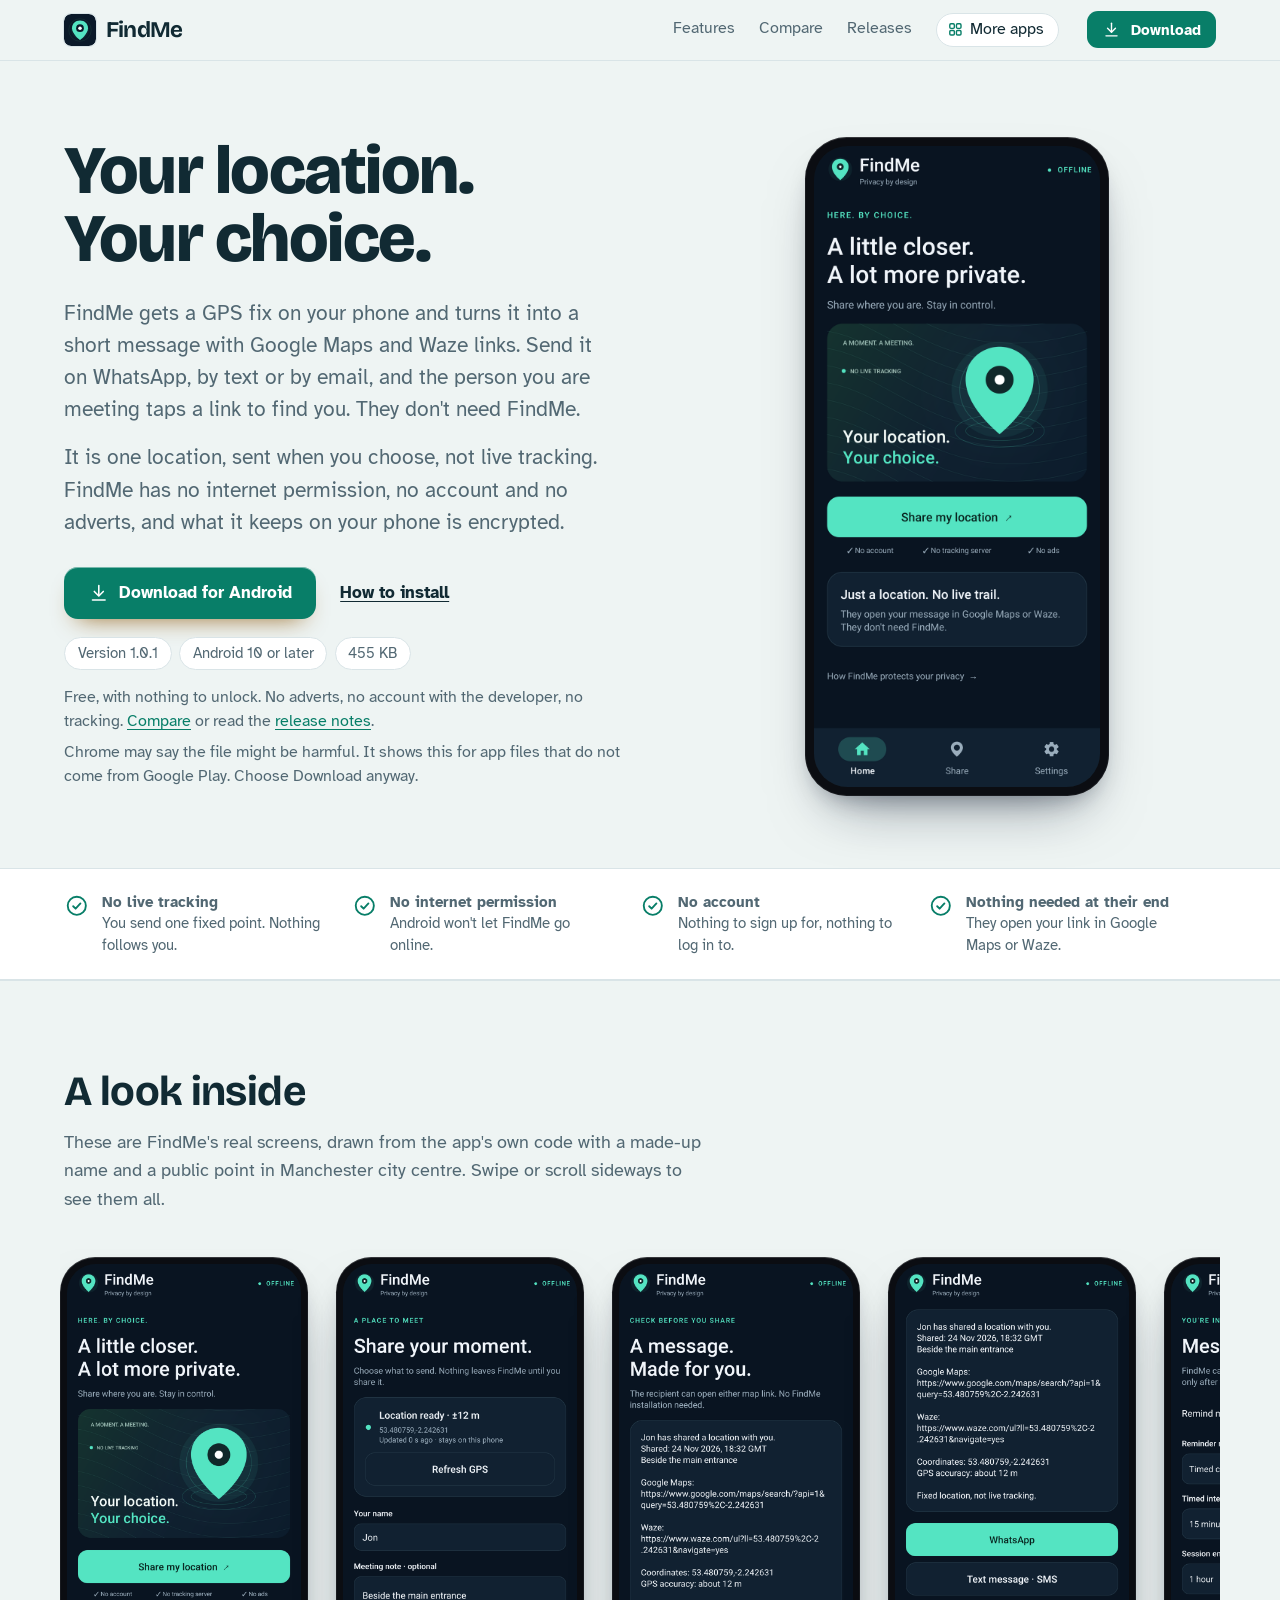
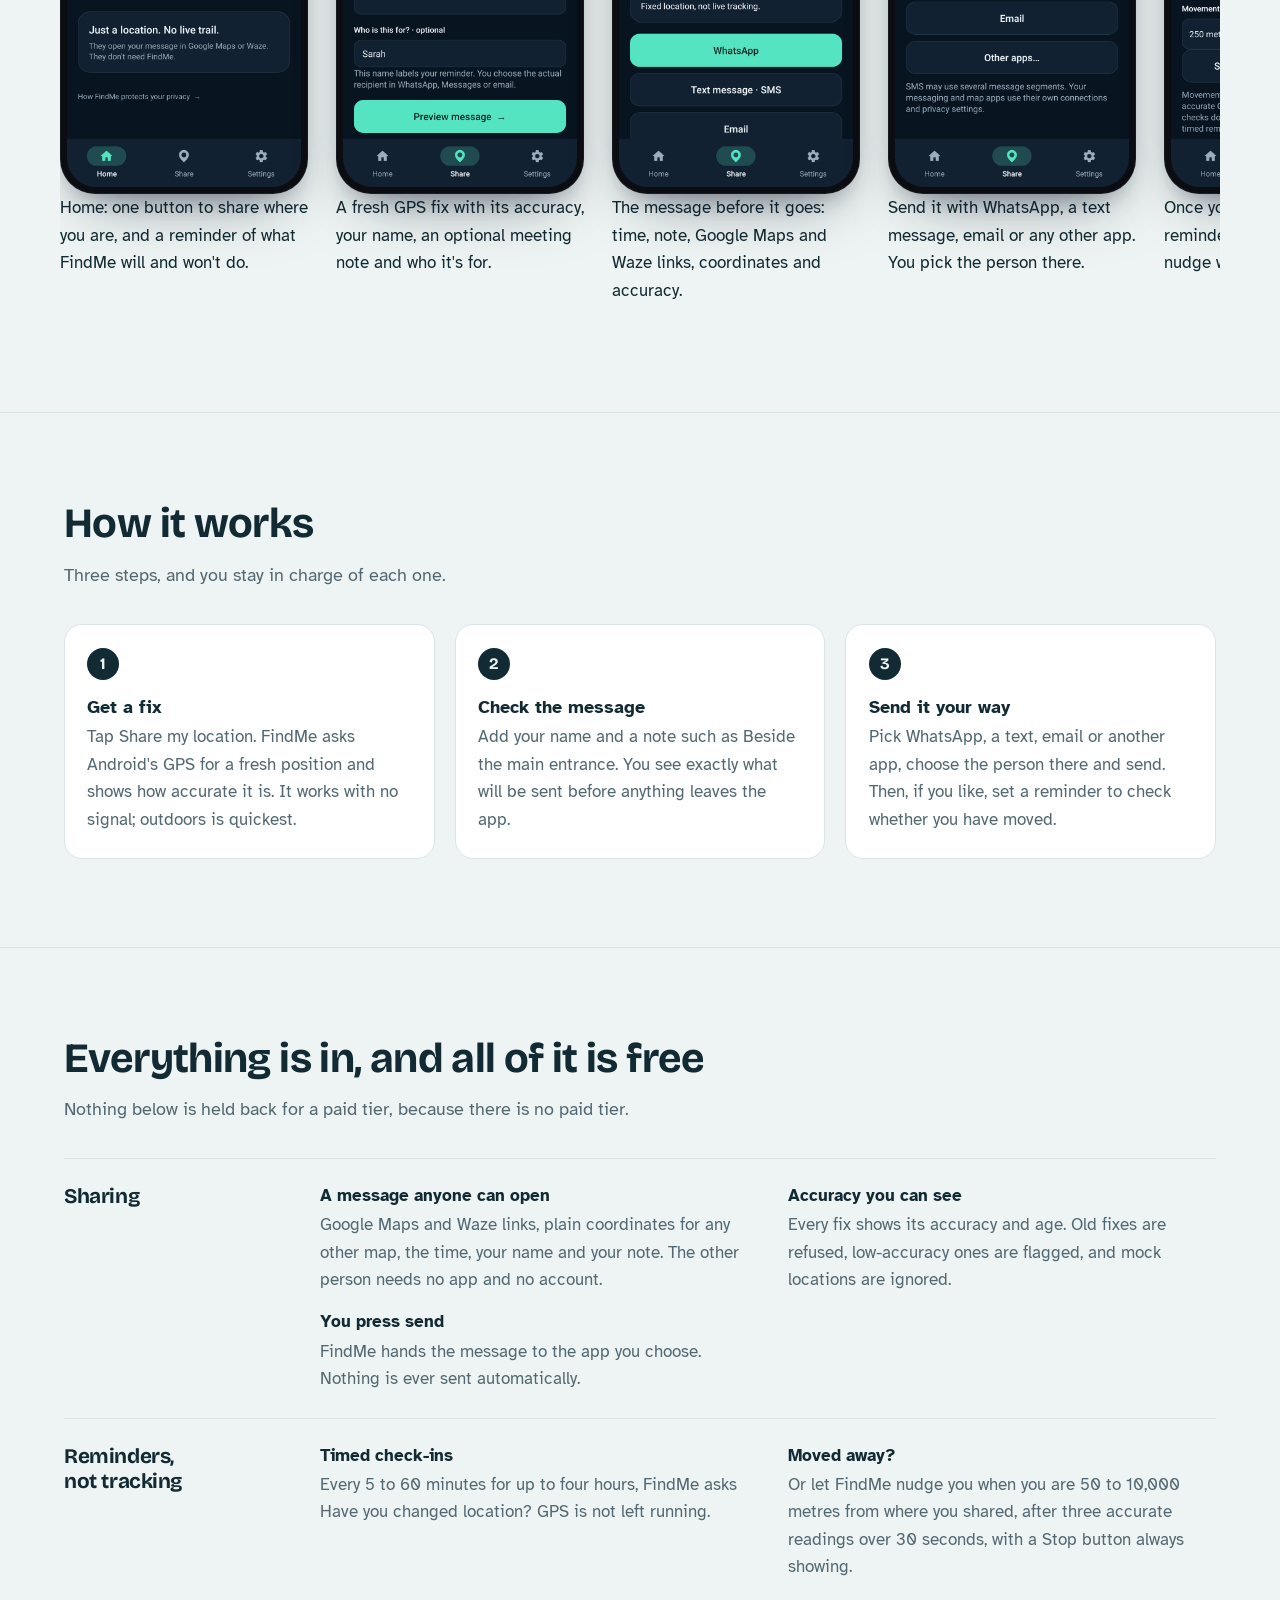
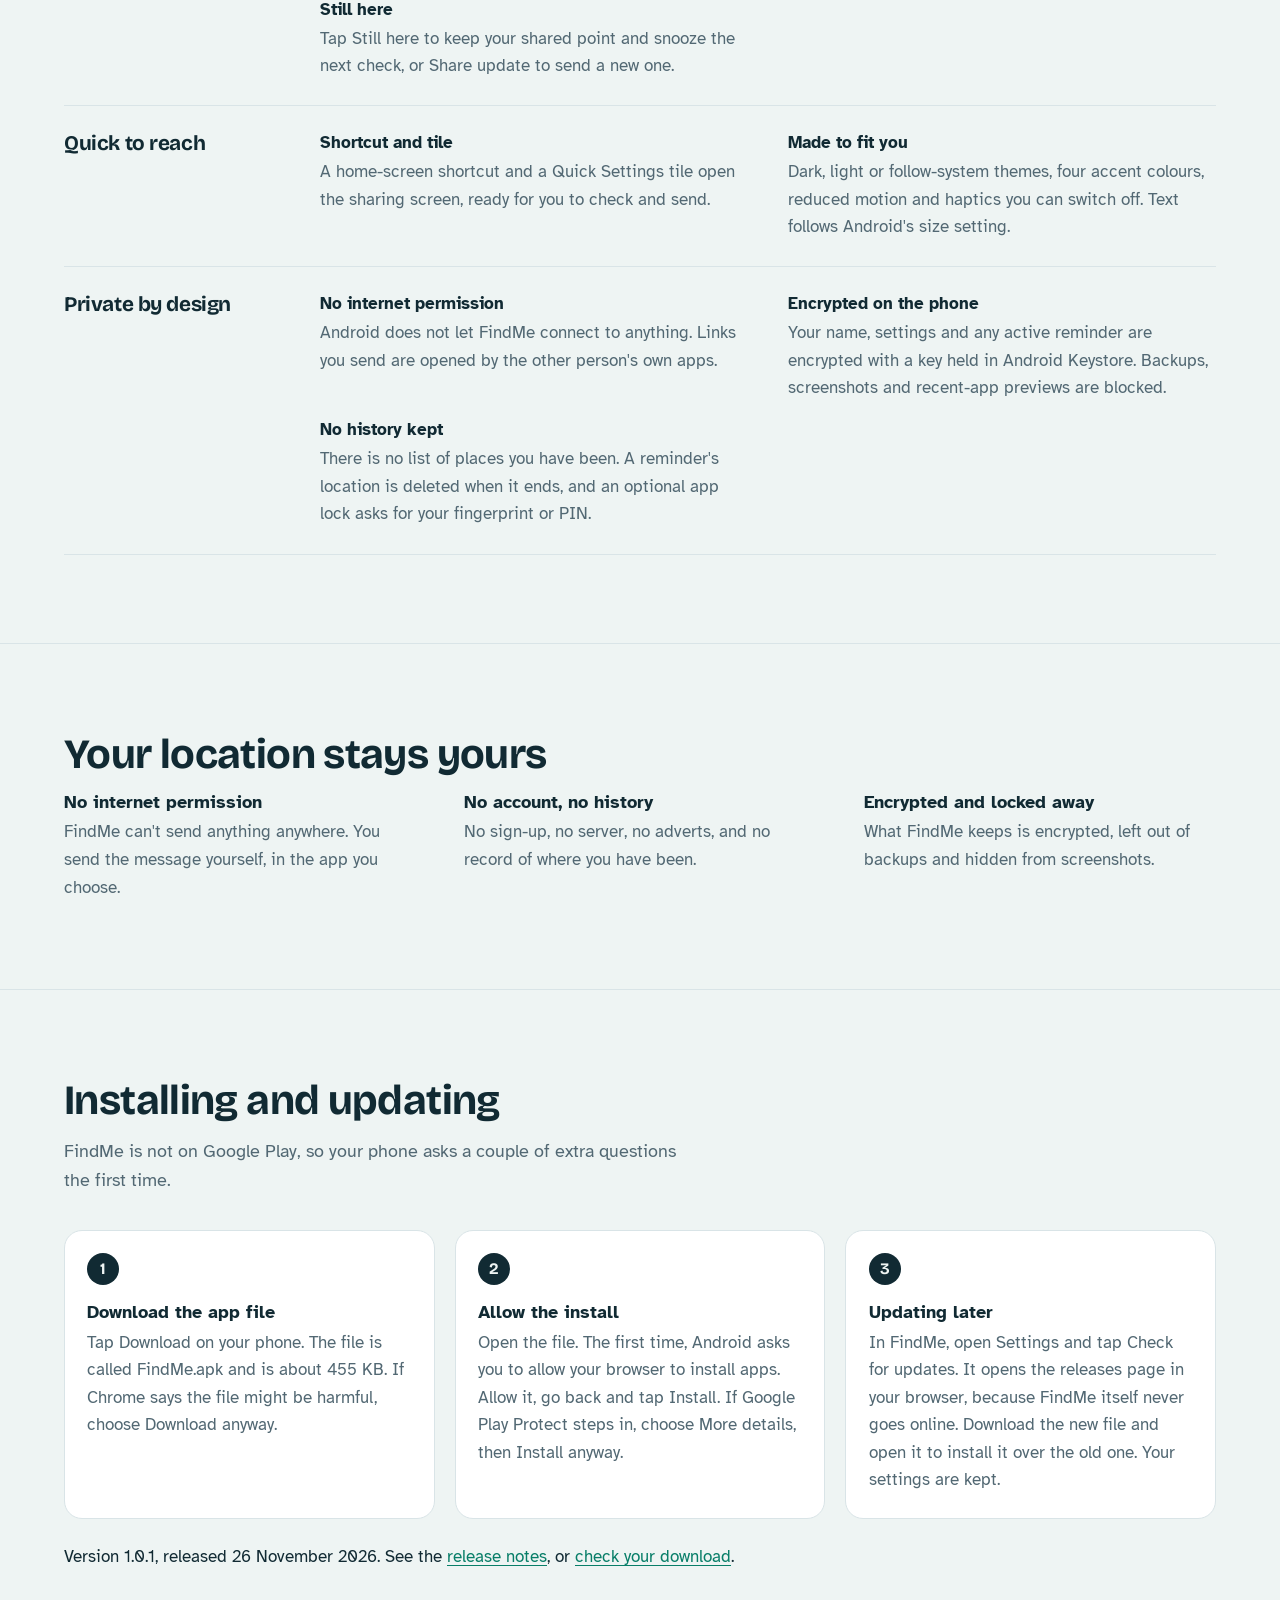
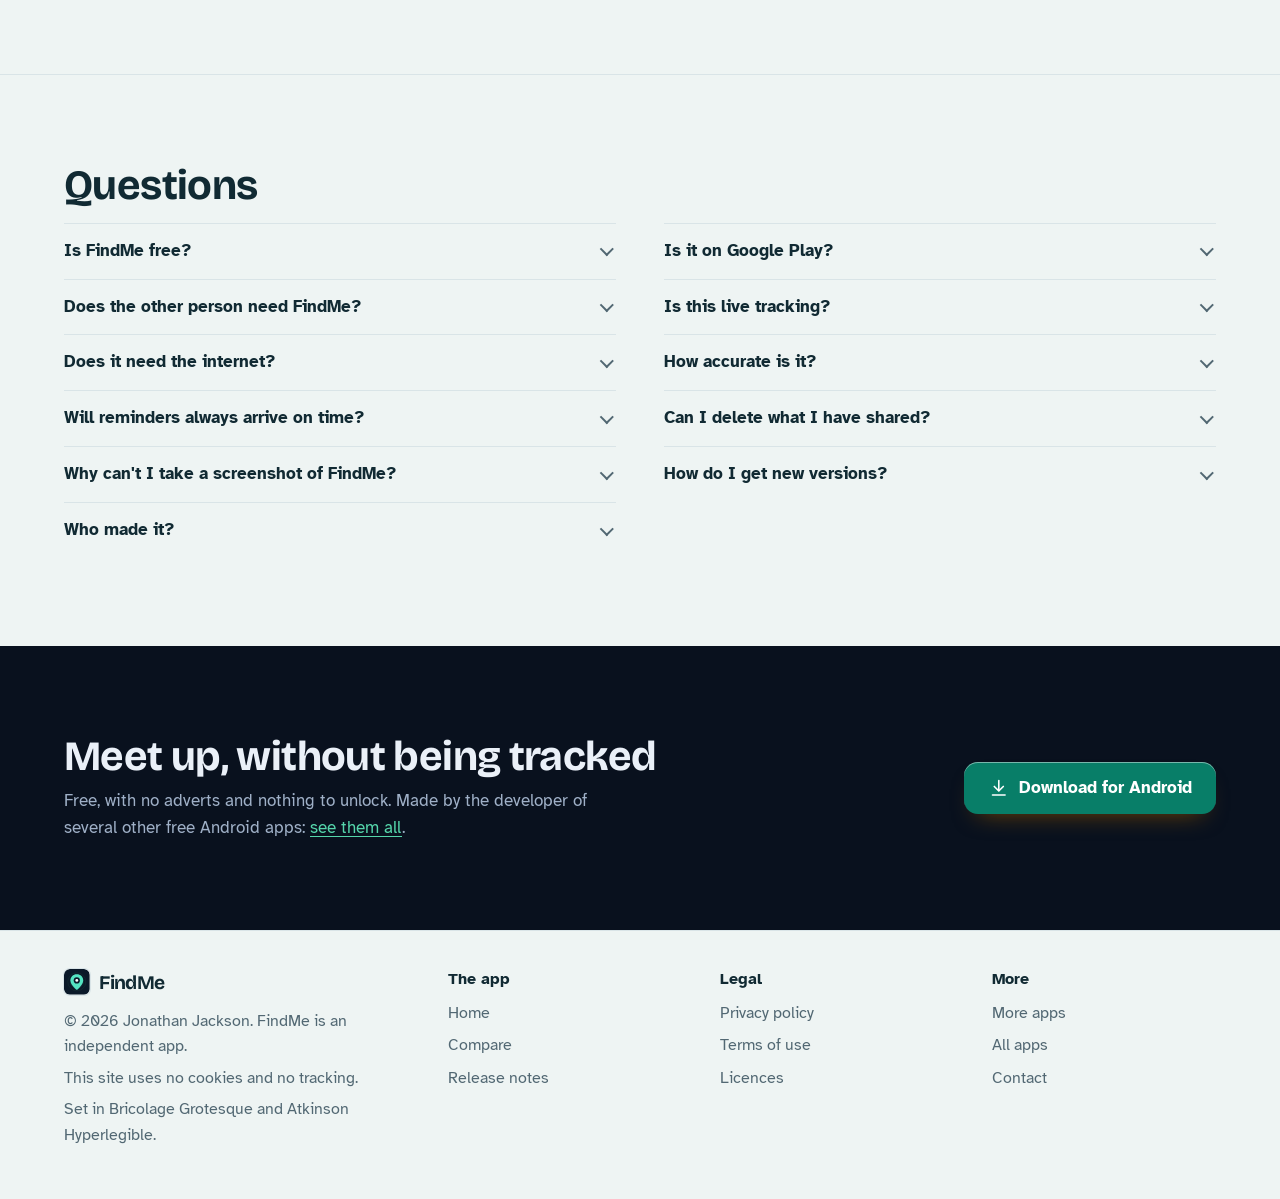
<file: index.html>
<!DOCTYPE html>
<html lang="en-GB">
<head>
<meta charset="utf-8">
<meta name="viewport" content="width=device-width, initial-scale=1">
<title>FindMe: share where you are, privately, with no live tracking</title>
<meta name="description" content="FindMe is a free Android app that turns a GPS fix into a message with Google Maps and Waze links for WhatsApp, text or email. No live tracking, no account, no adverts and no internet permission.">
<meta name="author" content="Jonathan Jackson">
<link rel="canonical" href="https://customgpter.github.io/findme/">
<meta name="theme-color" content="#eef4f3" media="(prefers-color-scheme: light)">
<meta name="theme-color" content="#091421" media="(prefers-color-scheme: dark)">
<meta property="og:type" content="website">
<meta property="og:site_name" content="FindMe">
<meta property="og:title" content="FindMe: share where you are, privately, with no live tracking">
<meta property="og:description" content="FindMe is a free Android app that turns a GPS fix into a message with Google Maps and Waze links for WhatsApp, text or email. No live tracking, no account, no adverts and no internet permission.">
<meta property="og:url" content="https://customgpter.github.io/findme/">
<meta property="og:image" content="https://customgpter.github.io/findme/assets/og.png">
<meta property="og:image:width" content="1200">
<meta property="og:image:height" content="630">
<meta property="og:image:alt" content="FindMe&#x27;s home screen: a teal map pin over the words Your location. Your choice.">
<meta property="og:locale" content="en_GB">
<meta name="twitter:card" content="summary_large_image">
<link rel="icon" href="./assets/favicon.svg" type="image/svg+xml">
<link rel="apple-touch-icon" href="./assets/apple-touch-icon.png">
<link rel="preload" href="./assets/fonts/bricolage-grotesque-latin.woff2" as="font" type="font/woff2" crossorigin>
<link rel="preload" href="./assets/fonts/atkinson-hyperlegible-latin-400-normal.woff2" as="font" type="font/woff2" crossorigin>
<link rel="stylesheet" href="./assets/site.css?v=1">
<link rel="stylesheet" href="./assets/house.css?v=1">
<link rel="stylesheet" href="./assets/apps-list.css?v=1">
<script src="./assets/apps-list.js?v=1" defer></script>
<script type="application/ld+json">{"@context":"https://schema.org","@type":"SoftwareApplication","name":"FindMe","url":"https://customgpter.github.io/findme/","description":"FindMe is a free Android app that turns a GPS fix into a message with Google Maps and Waze links for WhatsApp, text or email. No live tracking, no account, no adverts and no internet permission.","applicationCategory":"UtilitiesApplication","operatingSystem":"Android 10 or later","softwareVersion":"1.0.1","downloadUrl":"https://github.com/CustomGPTer/findme/releases/latest/download/FindMe.apk","releaseNotes":"https://customgpter.github.io/findme/releases.html","offers":{"@type":"Offer","price":"0","priceCurrency":"GBP"},"inLanguage":"en-GB","image":"https://customgpter.github.io/findme/assets/og.png","featureList":["A message anyone can open","Accuracy you can see","You press send","Timed check-ins","Moved away?","Still here","Shortcut and tile","Made to fit you","No internet permission","Encrypted on the phone","No history kept"],"author":{"@type":"Person","name":"Jonathan Jackson"}}</script>
<script type="application/ld+json">{"@context":"https://schema.org","@type":"FAQPage","mainEntity":[{"@type":"Question","name":"Is FindMe free?","acceptedAnswer":{"@type":"Answer","text":"Yes. There is no paid version, no subscription and no adverts."}},{"@type":"Question","name":"Is it on Google Play?","acceptedAnswer":{"@type":"Answer","text":"No. FindMe is a personal project and is downloaded from this site as an Android app file. It needs Android 10 or later."}},{"@type":"Question","name":"Does the other person need FindMe?","acceptedAnswer":{"@type":"Answer","text":"No. They get an ordinary message with a Google Maps link, a Waze link and the coordinates. Any phone or computer can open it."}},{"@type":"Question","name":"Is this live tracking?","acceptedAnswer":{"@type":"Answer","text":"No. FindMe sends one fixed point, taken when you tap share. If you move, it can remind you to send a new one, but it never updates anyone by itself."}},{"@type":"Question","name":"Does it need the internet?","acceptedAnswer":{"@type":"Answer","text":"No. GPS works with no signal, and FindMe has no internet permission at all. Sending the message, and opening the links, use the other apps' own connections."}},{"@type":"Question","name":"How accurate is it?","acceptedAnswer":{"@type":"Answer","text":"As accurate as your phone's GPS at that moment, which FindMe shows, usually within 5 to 20 metres outdoors. Indoors and among tall buildings it can be much less. Low-accuracy fixes are flagged and the accuracy is written into the message."}},{"@type":"Question","name":"Will reminders always arrive on time?","acceptedAnswer":{"@type":"Answer","text":"Usually, but Android can delay them to save battery, and a phone restart or force-stop ends them. FindMe never restarts movement checks by itself. It is not an emergency service."}},{"@type":"Question","name":"Can I delete what I have shared?","acceptedAnswer":{"@type":"Answer","text":"You can delete everything FindMe keeps, from Settings, at any time. A message you have already sent stays in WhatsApp, Messages or email, and the person who got it can keep or forward it."}},{"@type":"Question","name":"Why can't I take a screenshot of FindMe?","acceptedAnswer":{"@type":"Answer","text":"Your location is on screen, so FindMe blocks screenshots and blurs itself in the recent apps view. The message you send is not affected."}},{"@type":"Question","name":"How do I get new versions?","acceptedAnswer":{"@type":"Answer","text":"Open Settings and tap Check for updates. It opens the releases page in your browser. Download the new file and open it to install it over the old one; your settings are kept."}},{"@type":"Question","name":"Who made it?","acceptedAnswer":{"@type":"Answer","text":"FindMe is made by Jonathan Jackson, an independent developer in the United Kingdom. It is not connected with Google, Waze or WhatsApp."}}]}</script>
</head>
<body>
<a class="skip" href="#main">Skip to content</a>
<header class="masthead">
<div class="wrap">
<a class="brand" href="./" aria-label="FindMe home"><svg viewBox="0 0 108 108" aria-hidden="true"><rect width="108" height="108" rx="24" fill="#0B1929"/><path fill="none" stroke="#20483F" stroke-width="1.2" d="M16,54a38,38 0,1 0,76 0a38,38 0,1 0,-76 0M26,54a28,28 0,1 0,56 0a28,28 0,1 0,-56 0"/><path fill="#54E4C2" d="M54,22c-16,0 -27,11 -27,26c0,20 27,40 27,40s27,-20 27,-40c0,-15 -11,-26 -27,-26z"/><path fill="#0B1929" d="M54,35a13,13 0,1 1,0 26a13,13 0,1 1,0 -26"/><path fill="#FFFFFF" d="M54,42a6,6 0,1 1,0 12a6,6 0,1 1,0 -12"/></svg><span>FindMe</span></a>
<nav aria-label="Main"><ul><li><a href="./#features">Features</a></li><li><a href="./compare.html">Compare</a></li><li><a href="./releases.html">Releases</a></li><li><a class="more-apps" href="./more-apps.html"><svg class="ico" viewBox="0 0 24 24" aria-hidden="true"><rect x="4" y="4" width="6.5" height="6.5" rx="1.6"/><rect x="13.5" y="4" width="6.5" height="6.5" rx="1.6"/><rect x="4" y="13.5" width="6.5" height="6.5" rx="1.6"/><rect x="13.5" y="13.5" width="6.5" height="6.5" rx="1.6"/></svg>More apps</a></li></ul></nav>
<a class="button small" href="https://github.com/CustomGPTer/findme/releases/latest/download/FindMe.apk"><svg class="ico" viewBox="0 0 24 24" aria-hidden="true"><path d="M12 4v11"/><path d="M7 10.5l5 5 5-5"/><path d="M5 20h14"/></svg>Download</a>
</div>
</header>
<main id="main">
<div class="hero">
<div class="wrap hero-grid">
<div class="hero-copy">
<h1>Your location. Your choice.</h1>
<p class="lede">FindMe gets a GPS fix on your phone and turns it into a short message with Google Maps and Waze links. Send it on WhatsApp, by text or by email, and the person you are meeting taps a link to find you. They don't need FindMe.</p><p class="lede">It is one location, sent when you choose, not live tracking. FindMe has no internet permission, no account and no adverts, and what it keeps on your phone is encrypted.</p>

<p class="get" id="download"><a class="button" href="https://github.com/CustomGPTer/findme/releases/latest/download/FindMe.apk"><svg class="ico" viewBox="0 0 24 24" aria-hidden="true"><path d="M12 4v11"/><path d="M7 10.5l5 5 5-5"/><path d="M5 20h14"/></svg>Download for Android</a><a class="aside" href="#install">How to install</a></p>
<ul class="pills"><li>Version 1.0.1</li><li>Android 10 or later</li><li>455 KB</li></ul>
<p class="facts">Free, with nothing to unlock. No adverts, no account with the developer, no tracking. <a href="compare.html">Compare</a> or read the <a href="releases.html">release notes</a>.</p>
<p class="facts">Chrome may say the file might be harmful. It shows this for app files that do not come from Google Play. Choose Download anyway.</p>
</div>
<div class="hero-phone"><div class="phone"><img src="./assets/screens/home.png" alt="Home: one button to share where you are, and a reminder of what FindMe will and won&#x27;t do." width="393" height="852" fetchpriority="high"></div></div>
</div>
</div>

<section class="promises" aria-label="In short">
<div class="wrap"><ul><li><svg class="ico" viewBox="0 0 24 24" aria-hidden="true"><circle cx="12" cy="12" r="8.5"/><path d="M8.6 12.4l2.3 2.3 4.5-4.9"/></svg><span><b>No live tracking</b><span>You send one fixed point. Nothing follows you.</span></span></li><li><svg class="ico" viewBox="0 0 24 24" aria-hidden="true"><circle cx="12" cy="12" r="8.5"/><path d="M8.6 12.4l2.3 2.3 4.5-4.9"/></svg><span><b>No internet permission</b><span>Android won&#x27;t let FindMe go online.</span></span></li><li><svg class="ico" viewBox="0 0 24 24" aria-hidden="true"><circle cx="12" cy="12" r="8.5"/><path d="M8.6 12.4l2.3 2.3 4.5-4.9"/></svg><span><b>No account</b><span>Nothing to sign up for, nothing to log in to.</span></span></li><li><svg class="ico" viewBox="0 0 24 24" aria-hidden="true"><circle cx="12" cy="12" r="8.5"/><path d="M8.6 12.4l2.3 2.3 4.5-4.9"/></svg><span><b>Nothing needed at their end</b><span>They open your link in Google Maps or Waze.</span></span></li></ul></div>
</section>

<section id="screens" aria-labelledby="screens-h">
<div class="wrap">
<h2 id="screens-h">A look inside</h2>
<p class="intro">These are FindMe&#x27;s real screens, drawn from the app&#x27;s own code with a made-up name and a public point in Manchester city centre. Swipe or scroll sideways to see them all.</p>
<div class="gallery" tabindex="0" role="region" aria-label="Screens from FindMe"><figure class="shot"><div class="phone"><img src="./assets/screens/home.png" alt="Home: one button to share where you are, and a reminder of what FindMe will and won&#x27;t do." width="393" height="852" loading="eager" decoding="async"></div><figcaption>Home: one button to share where you are, and a reminder of what FindMe will and won&#x27;t do.</figcaption></figure><figure class="shot"><div class="phone"><img src="./assets/screens/share.png" alt="A fresh GPS fix with its accuracy, your name, an optional meeting note and who it&#x27;s for." width="393" height="852" loading="eager" decoding="async"></div><figcaption>A fresh GPS fix with its accuracy, your name, an optional meeting note and who it&#x27;s for.</figcaption></figure><figure class="shot"><div class="phone"><img src="./assets/screens/preview.png" alt="The message before it goes: time, note, Google Maps and Waze links, coordinates and accuracy." width="393" height="852" loading="eager" decoding="async"></div><figcaption>The message before it goes: time, note, Google Maps and Waze links, coordinates and accuracy.</figcaption></figure><figure class="shot"><div class="phone"><img src="./assets/screens/send.png" alt="Send it with WhatsApp, a text message, email or any other app. You pick the person there." width="393" height="852" loading="eager" decoding="async"></div><figcaption>Send it with WhatsApp, a text message, email or any other app. You pick the person there.</figcaption></figure><figure class="shot"><div class="phone"><img src="./assets/screens/confirm.png" alt="Once you have sent it, choose a reminder: a timed check-in, or a nudge when you move away." width="393" height="852" loading="eager" decoding="async"></div><figcaption>Once you have sent it, choose a reminder: a timed check-in, or a nudge when you move away.</figcaption></figure><figure class="shot"><div class="phone"><img src="./assets/screens/due.png" alt="Have you changed location? Share an update, say you&#x27;re still here, or stop." width="393" height="852" loading="eager" decoding="async"></div><figcaption>Have you changed location? Share an update, say you&#x27;re still here, or stop.</figcaption></figure><figure class="shot"><div class="phone"><img src="./assets/screens/privacy.png" alt="Privacy in plain language: what stays on your phone, and what leaves only when you share it." width="393" height="852" loading="eager" decoding="async"></div><figcaption>Privacy in plain language: what stays on your phone, and what leaves only when you share it.</figcaption></figure><figure class="shot"><div class="phone"><img src="./assets/screens/home-light.png" alt="The same home screen in the light theme. There are four accent colours as well." width="393" height="852" loading="eager" decoding="async"></div><figcaption>The same home screen in the light theme. There are four accent colours as well.</figcaption></figure></div>
</div>
</section>

<section id="how" aria-labelledby="how-h">
<div class="wrap">
<h2 id="how-h">How it works</h2>
<p class="intro">Three steps, and you stay in charge of each one.</p>
<ol class="steps"><li><h3>Get a fix</h3><p>Tap Share my location. FindMe asks Android's GPS for a fresh position and shows how accurate it is. It works with no signal; outdoors is quickest.</p></li><li><h3>Check the message</h3><p>Add your name and a note such as Beside the main entrance. You see exactly what will be sent before anything leaves the app.</p></li><li><h3>Send it your way</h3><p>Pick WhatsApp, a text, email or another app, choose the person there and send. Then, if you like, set a reminder to check whether you have moved.</p></li></ol>
</div>
</section>

<section id="features" aria-labelledby="features-h">
<div class="wrap">
<h2 id="features-h">Everything is in, and all of it is free</h2>
<p class="intro">Nothing below is held back for a paid tier, because there is no paid tier.</p>
<div class="groups"><div class="group"><h3>Sharing</h3><dl><div><dt>A message anyone can open</dt><dd>Google Maps and Waze links, plain coordinates for any other map, the time, your name and your note. The other person needs no app and no account.</dd></div><div><dt>Accuracy you can see</dt><dd>Every fix shows its accuracy and age. Old fixes are refused, low-accuracy ones are flagged, and mock locations are ignored.</dd></div><div><dt>You press send</dt><dd>FindMe hands the message to the app you choose. Nothing is ever sent automatically.</dd></div></dl></div><div class="group"><h3>Reminders, not tracking</h3><dl><div><dt>Timed check-ins</dt><dd>Every 5 to 60 minutes for up to four hours, FindMe asks Have you changed location? GPS is not left running.</dd></div><div><dt>Moved away?</dt><dd>Or let FindMe nudge you when you are 50 to 10,000 metres from where you shared, after three accurate readings over 30 seconds, with a Stop button always showing.</dd></div><div><dt>Still here</dt><dd>Tap Still here to keep your shared point and snooze the next check, or Share update to send a new one.</dd></div></dl></div><div class="group"><h3>Quick to reach</h3><dl><div><dt>Shortcut and tile</dt><dd>A home-screen shortcut and a Quick Settings tile open the sharing screen, ready for you to check and send.</dd></div><div><dt>Made to fit you</dt><dd>Dark, light or follow-system themes, four accent colours, reduced motion and haptics you can switch off. Text follows Android's size setting.</dd></div></dl></div><div class="group"><h3>Private by design</h3><dl><div><dt>No internet permission</dt><dd>Android does not let FindMe connect to anything. Links you send are opened by the other person's own apps.</dd></div><div><dt>Encrypted on the phone</dt><dd>Your name, settings and any active reminder are encrypted with a key held in Android Keystore. Backups, screenshots and recent-app previews are blocked.</dd></div><div><dt>No history kept</dt><dd>There is no list of places you have been. A reminder's location is deleted when it ends, and an optional app lock asks for your fingerprint or PIN.</dd></div></dl></div></div>
</div>
</section>

<section id="privacy" aria-labelledby="privacy-h">
<div class="wrap">
<h2 id="privacy-h">Your location stays yours</h2>
<ul class="plain"><li><h3>No internet permission</h3><p>FindMe can't send anything anywhere. You send the message yourself, in the app you choose.</p></li><li><h3>No account, no history</h3><p>No sign-up, no server, no adverts, and no record of where you have been.</p></li><li><h3>Encrypted and locked away</h3><p>What FindMe keeps is encrypted, left out of backups and hidden from screenshots.</p></li></ul>
</div>
</section>

<section id="install" aria-labelledby="install-h">
<div class="wrap">
<h2 id="install-h">Installing and updating</h2>
<p class="intro">FindMe is not on Google Play, so your phone asks a couple of extra questions the first time.</p>
<ol class="steps"><li><h3>Download the app file</h3><p>Tap Download on your phone. The file is called FindMe.apk and is about 455 KB. If Chrome says the file might be harmful, choose Download anyway.</p></li><li><h3>Allow the install</h3><p>Open the file. The first time, Android asks you to allow your browser to install apps. Allow it, go back and tap Install. If Google Play Protect steps in, choose More details, then Install anyway.</p></li><li><h3>Updating later</h3><p>In FindMe, open Settings and tap Check for updates. It opens the releases page in your browser, because FindMe itself never goes online. Download the new file and open it to install it over the old one. Your settings are kept.</p></li></ol>
<p class="after-table">Version 1.0.1, released 26 November 2026. See the <a href="releases.html">release notes</a>, or <a href="releases.html#checking">check your download</a>.</p>
</div>
</section>

<section id="questions" aria-labelledby="questions-h">
<div class="wrap">
<h2 id="questions-h">Questions</h2>
<div class="faq"><details><summary>Is FindMe free?</summary><p>Yes. There is no paid version, no subscription and no adverts.</p></details><details><summary>Is it on Google Play?</summary><p>No. FindMe is a personal project and is downloaded from this site as an Android app file. It needs Android 10 or later.</p></details><details><summary>Does the other person need FindMe?</summary><p>No. They get an ordinary message with a Google Maps link, a Waze link and the coordinates. Any phone or computer can open it.</p></details><details><summary>Is this live tracking?</summary><p>No. FindMe sends one fixed point, taken when you tap share. If you move, it can remind you to send a new one, but it never updates anyone by itself.</p></details><details><summary>Does it need the internet?</summary><p>No. GPS works with no signal, and FindMe has no internet permission at all. Sending the message, and opening the links, use the other apps' own connections.</p></details><details><summary>How accurate is it?</summary><p>As accurate as your phone's GPS at that moment, which FindMe shows, usually within 5 to 20 metres outdoors. Indoors and among tall buildings it can be much less. Low-accuracy fixes are flagged and the accuracy is written into the message.</p></details><details><summary>Will reminders always arrive on time?</summary><p>Usually, but Android can delay them to save battery, and a phone restart or force-stop ends them. FindMe never restarts movement checks by itself. It is not an emergency service.</p></details><details><summary>Can I delete what I have shared?</summary><p>You can delete everything FindMe keeps, from Settings, at any time. A message you have already sent stays in WhatsApp, Messages or email, and the person who got it can keep or forward it.</p></details><details><summary>Why can&#x27;t I take a screenshot of FindMe?</summary><p>Your location is on screen, so FindMe blocks screenshots and blurs itself in the recent apps view. The message you send is not affected.</p></details><details><summary>How do I get new versions?</summary><p>Open Settings and tap Check for updates. It opens the releases page in your browser. Download the new file and open it to install it over the old one; your settings are kept.</p></details><details><summary>Who made it?</summary><p>FindMe is made by Jonathan Jackson, an independent developer in the United Kingdom. It is not connected with Google, Waze or WhatsApp.</p></details></div>
</div>
</section>

<section class="closing" aria-labelledby="closing-h">
<div class="wrap">
<div><h2 id="closing-h">Meet up, without being tracked</h2><p>Free, with no adverts and nothing to unlock. Made by the developer of several other free Android apps: <a href="more-apps.html">see them all</a>.</p></div>
<a class="button" href="https://github.com/CustomGPTer/findme/releases/latest/download/FindMe.apk"><svg class="ico" viewBox="0 0 24 24" aria-hidden="true"><path d="M12 4v11"/><path d="M7 10.5l5 5 5-5"/><path d="M5 20h14"/></svg>Download for Android</a>
</div>
</section>
</main>
<footer class="colophon">
<div class="wrap">
<div>
<a class="brand" href="./" aria-label="FindMe home"><svg viewBox="0 0 108 108" aria-hidden="true"><rect width="108" height="108" rx="24" fill="#0B1929"/><path fill="none" stroke="#20483F" stroke-width="1.2" d="M16,54a38,38 0,1 0,76 0a38,38 0,1 0,-76 0M26,54a28,28 0,1 0,56 0a28,28 0,1 0,-56 0"/><path fill="#54E4C2" d="M54,22c-16,0 -27,11 -27,26c0,20 27,40 27,40s27,-20 27,-40c0,-15 -11,-26 -27,-26z"/><path fill="#0B1929" d="M54,35a13,13 0,1 1,0 26a13,13 0,1 1,0 -26"/><path fill="#FFFFFF" d="M54,42a6,6 0,1 1,0 12a6,6 0,1 1,0 -12"/></svg><span>FindMe</span></a>
<p>&copy; 2026 Jonathan Jackson. FindMe is an independent app.</p>
<p>This site uses no cookies and no tracking.</p>
<p>Set in Bricolage Grotesque and Atkinson Hyperlegible.</p>
</div>
<nav aria-label="The app"><h2>The app</h2><ul>
<li><a href="./">Home</a></li>
<li><a href="./compare.html">Compare</a></li>
<li><a href="./releases.html">Release notes</a></li>

</ul></nav>
<nav aria-label="Legal"><h2>Legal</h2><ul>
<li><a href="./privacy.html">Privacy policy</a></li>
<li><a href="./terms.html">Terms of use</a></li>
<li><a href="./licences.html">Licences</a></li>
</ul></nav>
<nav aria-label="More"><h2>More</h2><ul>
<li><a href="./more-apps.html">More apps</a></li>
<li><a href="https://customgpter.github.io/">All apps</a></li>
<li><a href="https://github.com/CustomGPTer/findme/issues">Contact</a></li>
</ul></nav>
</div>
</footer>
</body>
</html>
</file>
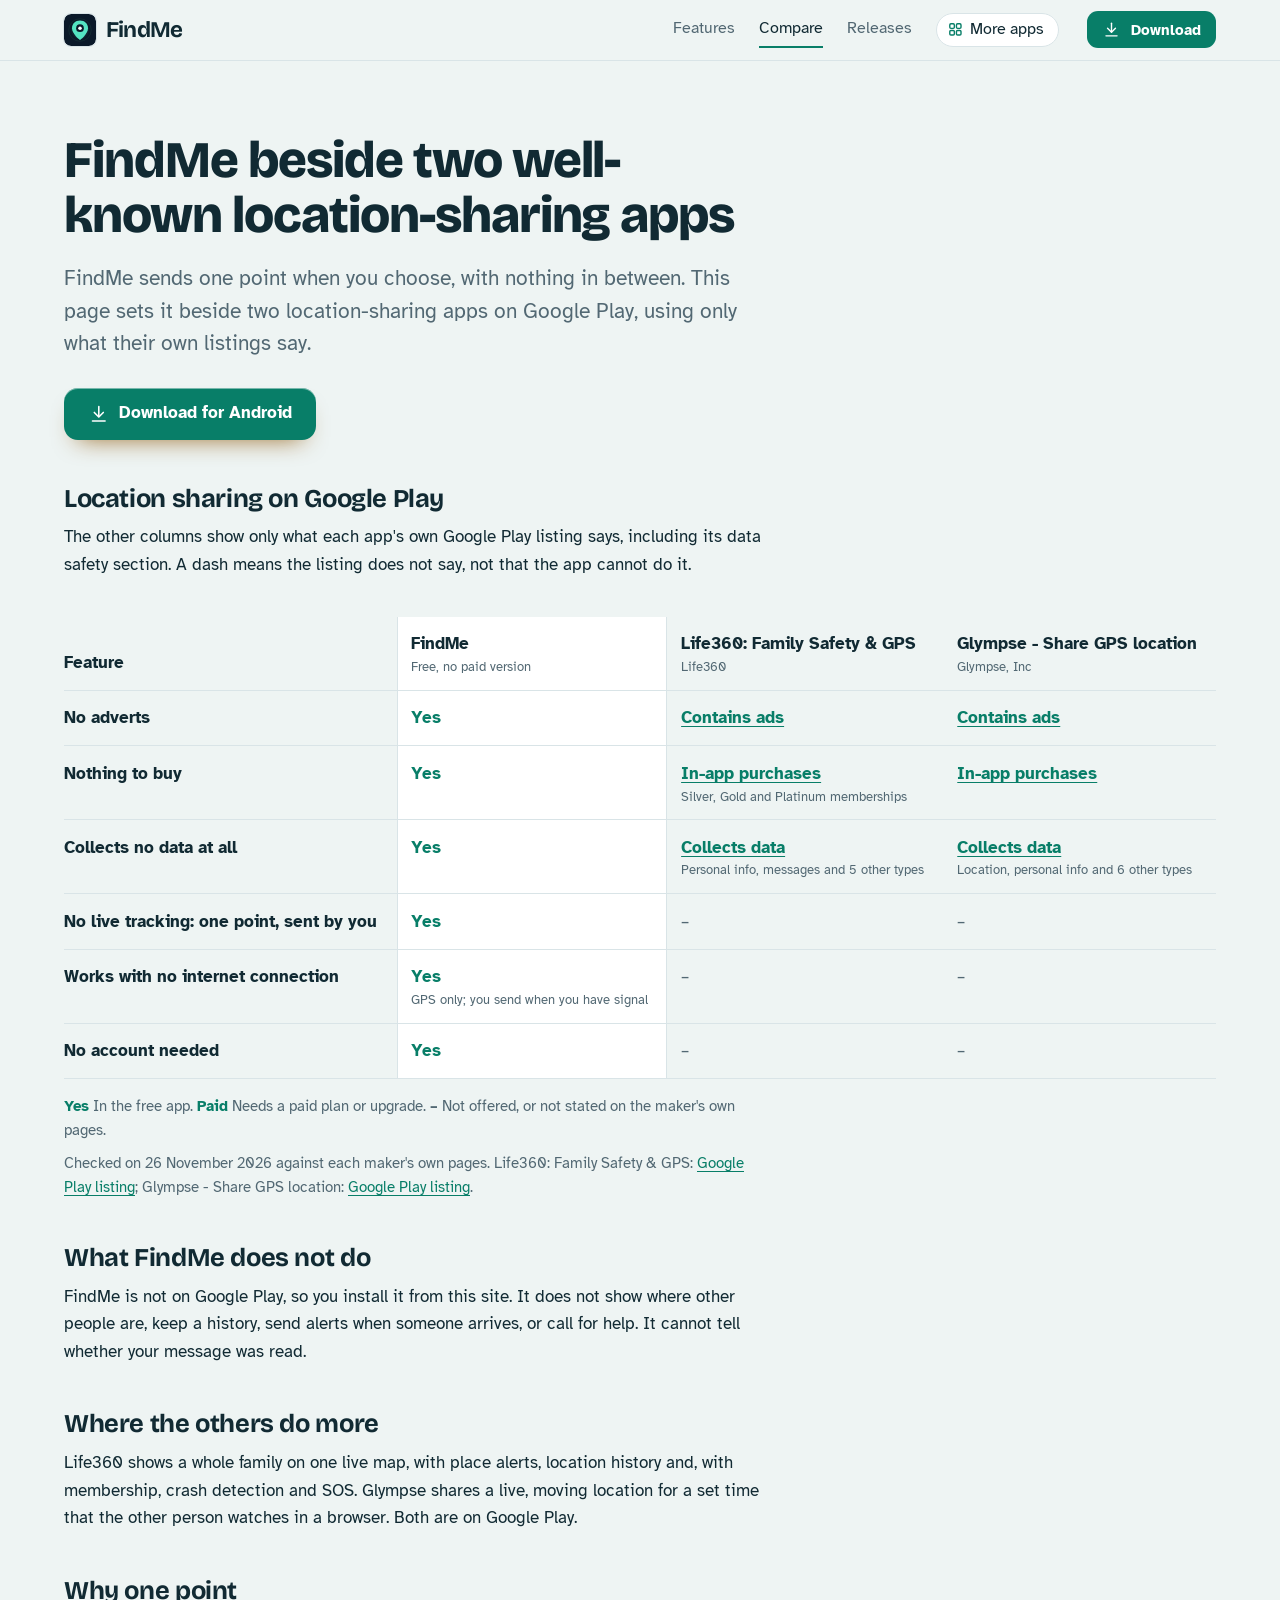
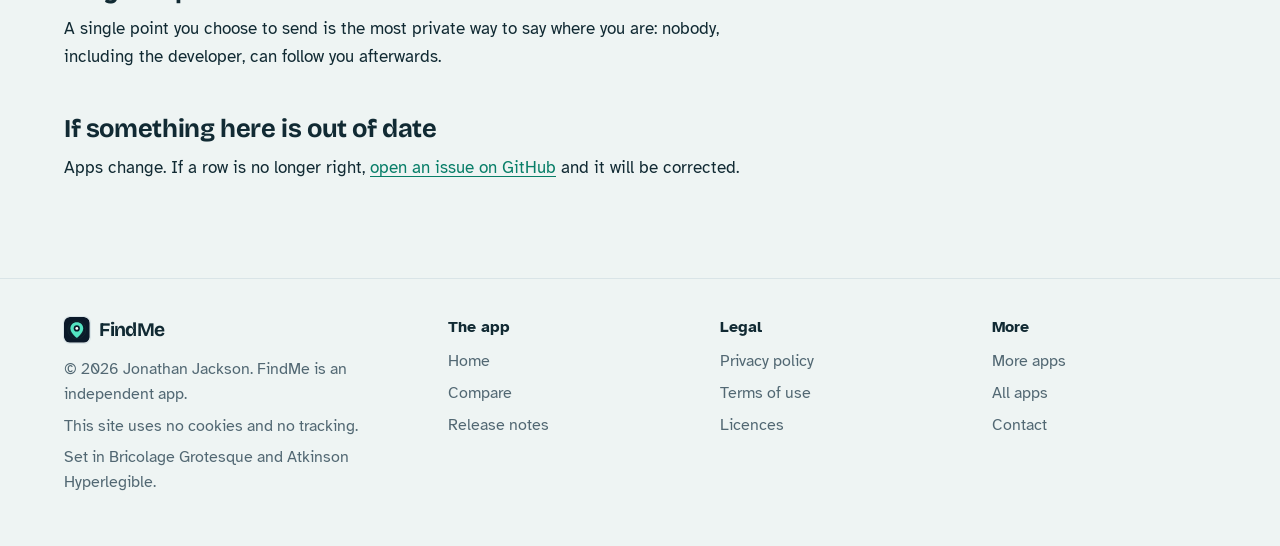
<file: compare.html>
<!DOCTYPE html>
<html lang="en-GB">
<head>
<meta charset="utf-8">
<meta name="viewport" content="width=device-width, initial-scale=1">
<title>FindMe compared with other location-sharing apps</title>
<meta name="description" content="How FindMe compares with Life360 and Glympse, row by row, with each claim linked to the app&#x27;s own Google Play listing.">
<meta name="author" content="Jonathan Jackson">
<link rel="canonical" href="https://customgpter.github.io/findme/compare.html">
<meta name="theme-color" content="#eef4f3" media="(prefers-color-scheme: light)">
<meta name="theme-color" content="#091421" media="(prefers-color-scheme: dark)">
<meta property="og:type" content="website">
<meta property="og:site_name" content="FindMe">
<meta property="og:title" content="FindMe compared with other location-sharing apps">
<meta property="og:description" content="How FindMe compares with Life360 and Glympse, row by row, with each claim linked to the app&#x27;s own Google Play listing.">
<meta property="og:url" content="https://customgpter.github.io/findme/compare.html">
<meta property="og:image" content="https://customgpter.github.io/findme/assets/og.png">
<meta property="og:image:width" content="1200">
<meta property="og:image:height" content="630">
<meta property="og:image:alt" content="FindMe&#x27;s home screen: a teal map pin over the words Your location. Your choice.">
<meta property="og:locale" content="en_GB">
<meta name="twitter:card" content="summary_large_image">
<link rel="icon" href="./assets/favicon.svg" type="image/svg+xml">
<link rel="apple-touch-icon" href="./assets/apple-touch-icon.png">
<link rel="preload" href="./assets/fonts/bricolage-grotesque-latin.woff2" as="font" type="font/woff2" crossorigin>
<link rel="preload" href="./assets/fonts/atkinson-hyperlegible-latin-400-normal.woff2" as="font" type="font/woff2" crossorigin>
<link rel="stylesheet" href="./assets/site.css?v=1">
<link rel="stylesheet" href="./assets/house.css?v=1">
<link rel="stylesheet" href="./assets/apps-list.css?v=1">
<script src="./assets/apps-list.js?v=1" defer></script>
</head>
<body>
<a class="skip" href="#main">Skip to content</a>
<header class="masthead">
<div class="wrap">
<a class="brand" href="./" aria-label="FindMe home"><svg viewBox="0 0 108 108" aria-hidden="true"><rect width="108" height="108" rx="24" fill="#0B1929"/><path fill="none" stroke="#20483F" stroke-width="1.2" d="M16,54a38,38 0,1 0,76 0a38,38 0,1 0,-76 0M26,54a28,28 0,1 0,56 0a28,28 0,1 0,-56 0"/><path fill="#54E4C2" d="M54,22c-16,0 -27,11 -27,26c0,20 27,40 27,40s27,-20 27,-40c0,-15 -11,-26 -27,-26z"/><path fill="#0B1929" d="M54,35a13,13 0,1 1,0 26a13,13 0,1 1,0 -26"/><path fill="#FFFFFF" d="M54,42a6,6 0,1 1,0 12a6,6 0,1 1,0 -12"/></svg><span>FindMe</span></a>
<nav aria-label="Main"><ul><li><a href="./#features">Features</a></li><li><a href="./compare.html" aria-current="page">Compare</a></li><li><a href="./releases.html">Releases</a></li><li><a class="more-apps" href="./more-apps.html"><svg class="ico" viewBox="0 0 24 24" aria-hidden="true"><rect x="4" y="4" width="6.5" height="6.5" rx="1.6"/><rect x="13.5" y="4" width="6.5" height="6.5" rx="1.6"/><rect x="4" y="13.5" width="6.5" height="6.5" rx="1.6"/><rect x="13.5" y="13.5" width="6.5" height="6.5" rx="1.6"/></svg>More apps</a></li></ul></nav>
<a class="button small" href="https://github.com/CustomGPTer/findme/releases/latest/download/FindMe.apk"><svg class="ico" viewBox="0 0 24 24" aria-hidden="true"><path d="M12 4v11"/><path d="M7 10.5l5 5 5-5"/><path d="M5 20h14"/></svg>Download</a>
</div>
</header>
<main id="main" class="doc">
<div class="wrap">
<div class="measure">
<h1>FindMe beside two well-known location-sharing apps</h1>
<p class="lede">FindMe sends one point when you choose, with nothing in between. This page sets it beside two location-sharing apps on Google Play, using only what their own listings say.</p>
<p class="get"><a class="button" href="https://github.com/CustomGPTer/findme/releases/latest/download/FindMe.apk"><svg class="ico" viewBox="0 0 24 24" aria-hidden="true"><path d="M12 4v11"/><path d="M7 10.5l5 5 5-5"/><path d="M5 20h14"/></svg>Download for Android</a></p>
<h2 id="table">Location sharing on Google Play</h2>
<p>The other columns show only what each app's own Google Play listing says, including its data safety section. A dash means the listing does not say, not that the app cannot do it.</p>
</div>
<div class="scroll">
<table class="cmp">
<thead><tr><th scope="col">Feature</th><th scope="col" class="ours">FindMe<small>Free, no paid version</small></th><th scope="col">Life360: Family Safety &amp; GPS<small>Life360</small></th><th scope="col">Glympse - Share GPS location<small>Glympse, Inc</small></th></tr></thead>
<tbody>
<tr><th scope="row">No adverts</th><td class="yes ours"><span class="app">FindMe</span><span class="v">Yes</span></td><td class="pay"><span class="app">Life360: Family Safety &amp; GPS</span><span class="v"><a href="https://play.google.com/store/apps/details?id=com.life360.android.safetymapd&hl=en_GB">Contains ads</a></span></td><td class="pay"><span class="app">Glympse - Share GPS location</span><span class="v"><a href="https://play.google.com/store/apps/details?id=com.glympse.android.glympse&hl=en_GB">Contains ads</a></span></td></tr>
<tr><th scope="row">Nothing to buy</th><td class="yes ours"><span class="app">FindMe</span><span class="v">Yes</span></td><td class="pay"><span class="app">Life360: Family Safety &amp; GPS</span><span class="v"><a href="https://play.google.com/store/apps/details?id=com.life360.android.safetymapd&hl=en_GB">In-app purchases</a><small>Silver, Gold and Platinum memberships</small></span></td><td class="pay"><span class="app">Glympse - Share GPS location</span><span class="v"><a href="https://play.google.com/store/apps/details?id=com.glympse.android.glympse&hl=en_GB">In-app purchases</a></span></td></tr>
<tr><th scope="row">Collects no data at all</th><td class="yes ours"><span class="app">FindMe</span><span class="v">Yes</span></td><td class="pay"><span class="app">Life360: Family Safety &amp; GPS</span><span class="v"><a href="https://play.google.com/store/apps/details?id=com.life360.android.safetymapd&hl=en_GB">Collects data</a><small>Personal info, messages and 5 other types</small></span></td><td class="pay"><span class="app">Glympse - Share GPS location</span><span class="v"><a href="https://play.google.com/store/apps/details?id=com.glympse.android.glympse&hl=en_GB">Collects data</a><small>Location, personal info and 6 other types</small></span></td></tr>
<tr><th scope="row">No live tracking: one point, sent by you</th><td class="yes ours"><span class="app">FindMe</span><span class="v">Yes</span></td><td class="na"><span class="app">Life360: Family Safety &amp; GPS</span><span class="v">&ndash;</span></td><td class="na"><span class="app">Glympse - Share GPS location</span><span class="v">&ndash;</span></td></tr>
<tr><th scope="row">Works with no internet connection</th><td class="yes ours"><span class="app">FindMe</span><span class="v">Yes<small>GPS only; you send when you have signal</small></span></td><td class="na"><span class="app">Life360: Family Safety &amp; GPS</span><span class="v">&ndash;</span></td><td class="na"><span class="app">Glympse - Share GPS location</span><span class="v">&ndash;</span></td></tr>
<tr><th scope="row">No account needed</th><td class="yes ours"><span class="app">FindMe</span><span class="v">Yes</span></td><td class="na"><span class="app">Life360: Family Safety &amp; GPS</span><span class="v">&ndash;</span></td><td class="na"><span class="app">Glympse - Share GPS location</span><span class="v">&ndash;</span></td></tr>
</tbody>
</table>
</div>
<div class="measure">
<p class="key"><strong class="yes">Yes</strong> In the free app. <strong class="pay">Paid</strong> Needs a paid plan or upgrade. <strong>&ndash;</strong> Not offered, or not stated on the maker's own pages.</p>
<p class="key">Checked on 26 November 2026 against each maker's own pages. Life360: Family Safety &amp; GPS: <a href="https://play.google.com/store/apps/details?id=com.life360.android.safetymapd&hl=en_GB">Google Play listing</a>; Glympse - Share GPS location: <a href="https://play.google.com/store/apps/details?id=com.glympse.android.glympse&hl=en_GB">Google Play listing</a>.</p>
<h2>What FindMe does not do</h2><p>FindMe is not on Google Play, so you install it from this site. It does not show where other people are, keep a history, send alerts when someone arrives, or call for help. It cannot tell whether your message was read.</p><h2>Where the others do more</h2><p>Life360 shows a whole family on one live map, with place alerts, location history and, with membership, crash detection and SOS. Glympse shares a live, moving location for a set time that the other person watches in a browser. Both are on Google Play.</p><h2>Why one point</h2><p>A single point you choose to send is the most private way to say where you are: nobody, including the developer, can follow you afterwards.</p>
<h2 id="wrong">If something here is out of date</h2>
<p>Apps change. If a row is no longer right, <a href="https://github.com/CustomGPTer/findme/issues">open an issue on GitHub</a> and it will be corrected.</p>
</div>
</div>
</main>
<footer class="colophon">
<div class="wrap">
<div>
<a class="brand" href="./" aria-label="FindMe home"><svg viewBox="0 0 108 108" aria-hidden="true"><rect width="108" height="108" rx="24" fill="#0B1929"/><path fill="none" stroke="#20483F" stroke-width="1.2" d="M16,54a38,38 0,1 0,76 0a38,38 0,1 0,-76 0M26,54a28,28 0,1 0,56 0a28,28 0,1 0,-56 0"/><path fill="#54E4C2" d="M54,22c-16,0 -27,11 -27,26c0,20 27,40 27,40s27,-20 27,-40c0,-15 -11,-26 -27,-26z"/><path fill="#0B1929" d="M54,35a13,13 0,1 1,0 26a13,13 0,1 1,0 -26"/><path fill="#FFFFFF" d="M54,42a6,6 0,1 1,0 12a6,6 0,1 1,0 -12"/></svg><span>FindMe</span></a>
<p>&copy; 2026 Jonathan Jackson. FindMe is an independent app.</p>
<p>This site uses no cookies and no tracking.</p>
<p>Set in Bricolage Grotesque and Atkinson Hyperlegible.</p>
</div>
<nav aria-label="The app"><h2>The app</h2><ul>
<li><a href="./">Home</a></li>
<li><a href="./compare.html">Compare</a></li>
<li><a href="./releases.html">Release notes</a></li>

</ul></nav>
<nav aria-label="Legal"><h2>Legal</h2><ul>
<li><a href="./privacy.html">Privacy policy</a></li>
<li><a href="./terms.html">Terms of use</a></li>
<li><a href="./licences.html">Licences</a></li>
</ul></nav>
<nav aria-label="More"><h2>More</h2><ul>
<li><a href="./more-apps.html">More apps</a></li>
<li><a href="https://customgpter.github.io/">All apps</a></li>
<li><a href="https://github.com/CustomGPTer/findme/issues">Contact</a></li>
</ul></nav>
</div>
</footer>
</body>
</html>
</file>
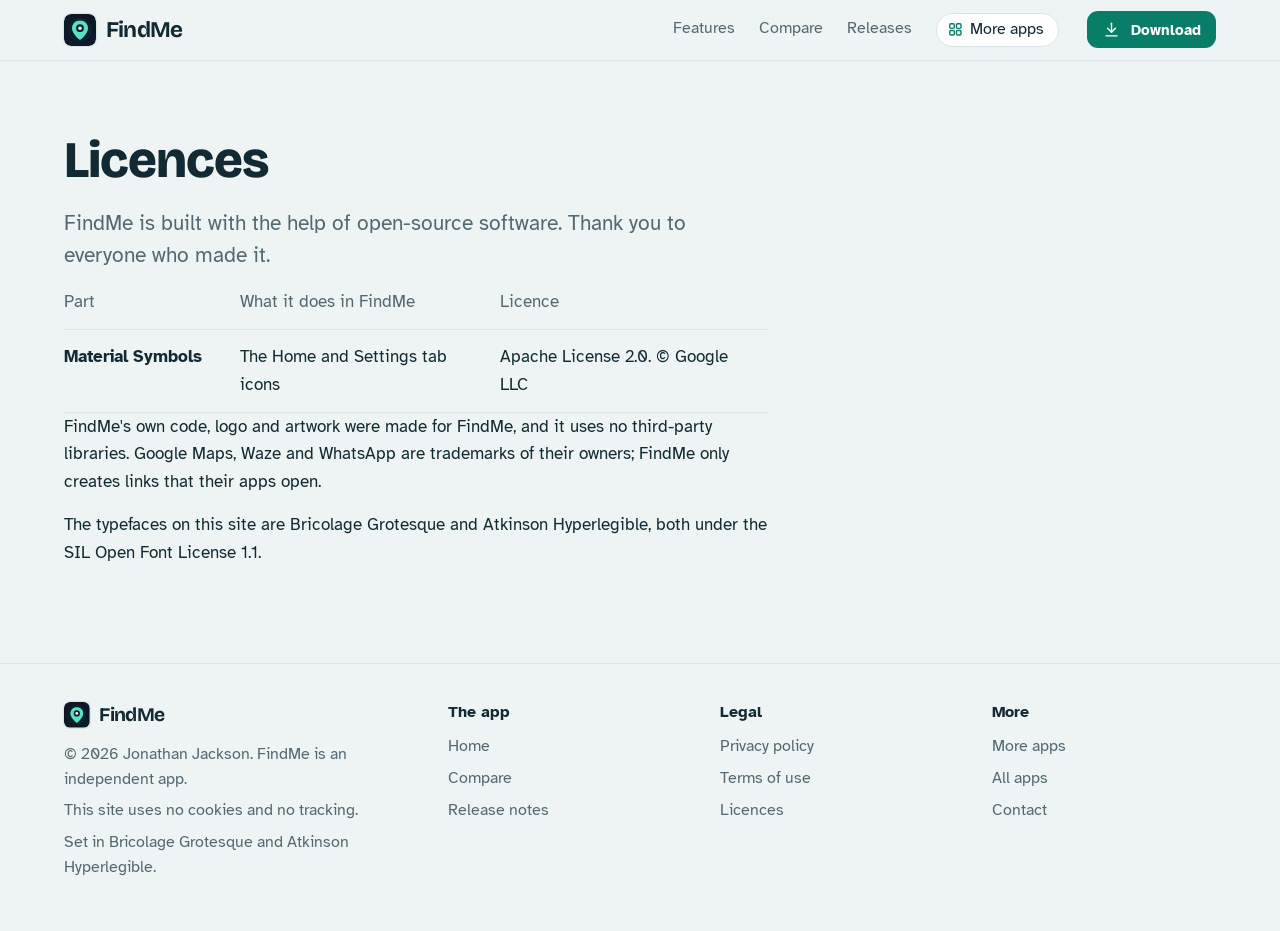
<file: licences.html>
<!DOCTYPE html>
<html lang="en-GB">
<head>
<meta charset="utf-8">
<meta name="viewport" content="width=device-width, initial-scale=1">
<title>FindMe licences</title>
<meta name="description" content="The open-source parts inside FindMe and their licences.">
<meta name="author" content="Jonathan Jackson">
<link rel="canonical" href="https://customgpter.github.io/findme/licences.html">
<meta name="theme-color" content="#eef4f3" media="(prefers-color-scheme: light)">
<meta name="theme-color" content="#091421" media="(prefers-color-scheme: dark)">
<meta property="og:type" content="website">
<meta property="og:site_name" content="FindMe">
<meta property="og:title" content="FindMe licences">
<meta property="og:description" content="The open-source parts inside FindMe and their licences.">
<meta property="og:url" content="https://customgpter.github.io/findme/licences.html">
<meta property="og:image" content="https://customgpter.github.io/findme/assets/og.png">
<meta property="og:image:width" content="1200">
<meta property="og:image:height" content="630">
<meta property="og:image:alt" content="FindMe&#x27;s home screen: a teal map pin over the words Your location. Your choice.">
<meta property="og:locale" content="en_GB">
<meta name="twitter:card" content="summary_large_image">
<link rel="icon" href="./assets/favicon.svg" type="image/svg+xml">
<link rel="apple-touch-icon" href="./assets/apple-touch-icon.png">
<link rel="preload" href="./assets/fonts/bricolage-grotesque-latin.woff2" as="font" type="font/woff2" crossorigin>
<link rel="preload" href="./assets/fonts/atkinson-hyperlegible-latin-400-normal.woff2" as="font" type="font/woff2" crossorigin>
<link rel="stylesheet" href="./assets/site.css?v=1">
<link rel="stylesheet" href="./assets/house.css?v=1">
<link rel="stylesheet" href="./assets/apps-list.css?v=1">
<script src="./assets/apps-list.js?v=1" defer></script>
</head>
<body>
<a class="skip" href="#main">Skip to content</a>
<header class="masthead">
<div class="wrap">
<a class="brand" href="./" aria-label="FindMe home"><svg viewBox="0 0 108 108" aria-hidden="true"><rect width="108" height="108" rx="24" fill="#0B1929"/><path fill="none" stroke="#20483F" stroke-width="1.2" d="M16,54a38,38 0,1 0,76 0a38,38 0,1 0,-76 0M26,54a28,28 0,1 0,56 0a28,28 0,1 0,-56 0"/><path fill="#54E4C2" d="M54,22c-16,0 -27,11 -27,26c0,20 27,40 27,40s27,-20 27,-40c0,-15 -11,-26 -27,-26z"/><path fill="#0B1929" d="M54,35a13,13 0,1 1,0 26a13,13 0,1 1,0 -26"/><path fill="#FFFFFF" d="M54,42a6,6 0,1 1,0 12a6,6 0,1 1,0 -12"/></svg><span>FindMe</span></a>
<nav aria-label="Main"><ul><li><a href="./#features">Features</a></li><li><a href="./compare.html">Compare</a></li><li><a href="./releases.html">Releases</a></li><li><a class="more-apps" href="./more-apps.html"><svg class="ico" viewBox="0 0 24 24" aria-hidden="true"><rect x="4" y="4" width="6.5" height="6.5" rx="1.6"/><rect x="13.5" y="4" width="6.5" height="6.5" rx="1.6"/><rect x="4" y="13.5" width="6.5" height="6.5" rx="1.6"/><rect x="13.5" y="13.5" width="6.5" height="6.5" rx="1.6"/></svg>More apps</a></li></ul></nav>
<a class="button small" href="https://github.com/CustomGPTer/findme/releases/latest/download/FindMe.apk"><svg class="ico" viewBox="0 0 24 24" aria-hidden="true"><path d="M12 4v11"/><path d="M7 10.5l5 5 5-5"/><path d="M5 20h14"/></svg>Download</a>
</div>
</header>
<main id="main" class="doc">
<div class="wrap">
<div class="measure">
<h1>Licences</h1>
<p class="lede">FindMe is built with the help of open-source software. Thank you to everyone who made it.</p>
<div class="scroll"><table><thead><tr><th scope="col">Part</th><th scope="col">What it does in FindMe</th><th scope="col">Licence</th></tr></thead><tbody><tr><th scope="row">Material Symbols</th><td>The Home and Settings tab icons</td><td>Apache License 2.0. &copy; Google LLC</td></tr></tbody></table></div>
<p>FindMe's own code, logo and artwork were made for FindMe, and it uses no third-party libraries. Google Maps, Waze and WhatsApp are trademarks of their owners; FindMe only creates links that their apps open.</p>
<p>The typefaces on this site are Bricolage Grotesque and Atkinson Hyperlegible, both under the SIL Open Font License 1.1.</p>
</div>
</div>
</main>
<footer class="colophon">
<div class="wrap">
<div>
<a class="brand" href="./" aria-label="FindMe home"><svg viewBox="0 0 108 108" aria-hidden="true"><rect width="108" height="108" rx="24" fill="#0B1929"/><path fill="none" stroke="#20483F" stroke-width="1.2" d="M16,54a38,38 0,1 0,76 0a38,38 0,1 0,-76 0M26,54a28,28 0,1 0,56 0a28,28 0,1 0,-56 0"/><path fill="#54E4C2" d="M54,22c-16,0 -27,11 -27,26c0,20 27,40 27,40s27,-20 27,-40c0,-15 -11,-26 -27,-26z"/><path fill="#0B1929" d="M54,35a13,13 0,1 1,0 26a13,13 0,1 1,0 -26"/><path fill="#FFFFFF" d="M54,42a6,6 0,1 1,0 12a6,6 0,1 1,0 -12"/></svg><span>FindMe</span></a>
<p>&copy; 2026 Jonathan Jackson. FindMe is an independent app.</p>
<p>This site uses no cookies and no tracking.</p>
<p>Set in Bricolage Grotesque and Atkinson Hyperlegible.</p>
</div>
<nav aria-label="The app"><h2>The app</h2><ul>
<li><a href="./">Home</a></li>
<li><a href="./compare.html">Compare</a></li>
<li><a href="./releases.html">Release notes</a></li>

</ul></nav>
<nav aria-label="Legal"><h2>Legal</h2><ul>
<li><a href="./privacy.html">Privacy policy</a></li>
<li><a href="./terms.html">Terms of use</a></li>
<li><a href="./licences.html">Licences</a></li>
</ul></nav>
<nav aria-label="More"><h2>More</h2><ul>
<li><a href="./more-apps.html">More apps</a></li>
<li><a href="https://customgpter.github.io/">All apps</a></li>
<li><a href="https://github.com/CustomGPTer/findme/issues">Contact</a></li>
</ul></nav>
</div>
</footer>
</body>
</html>
</file>
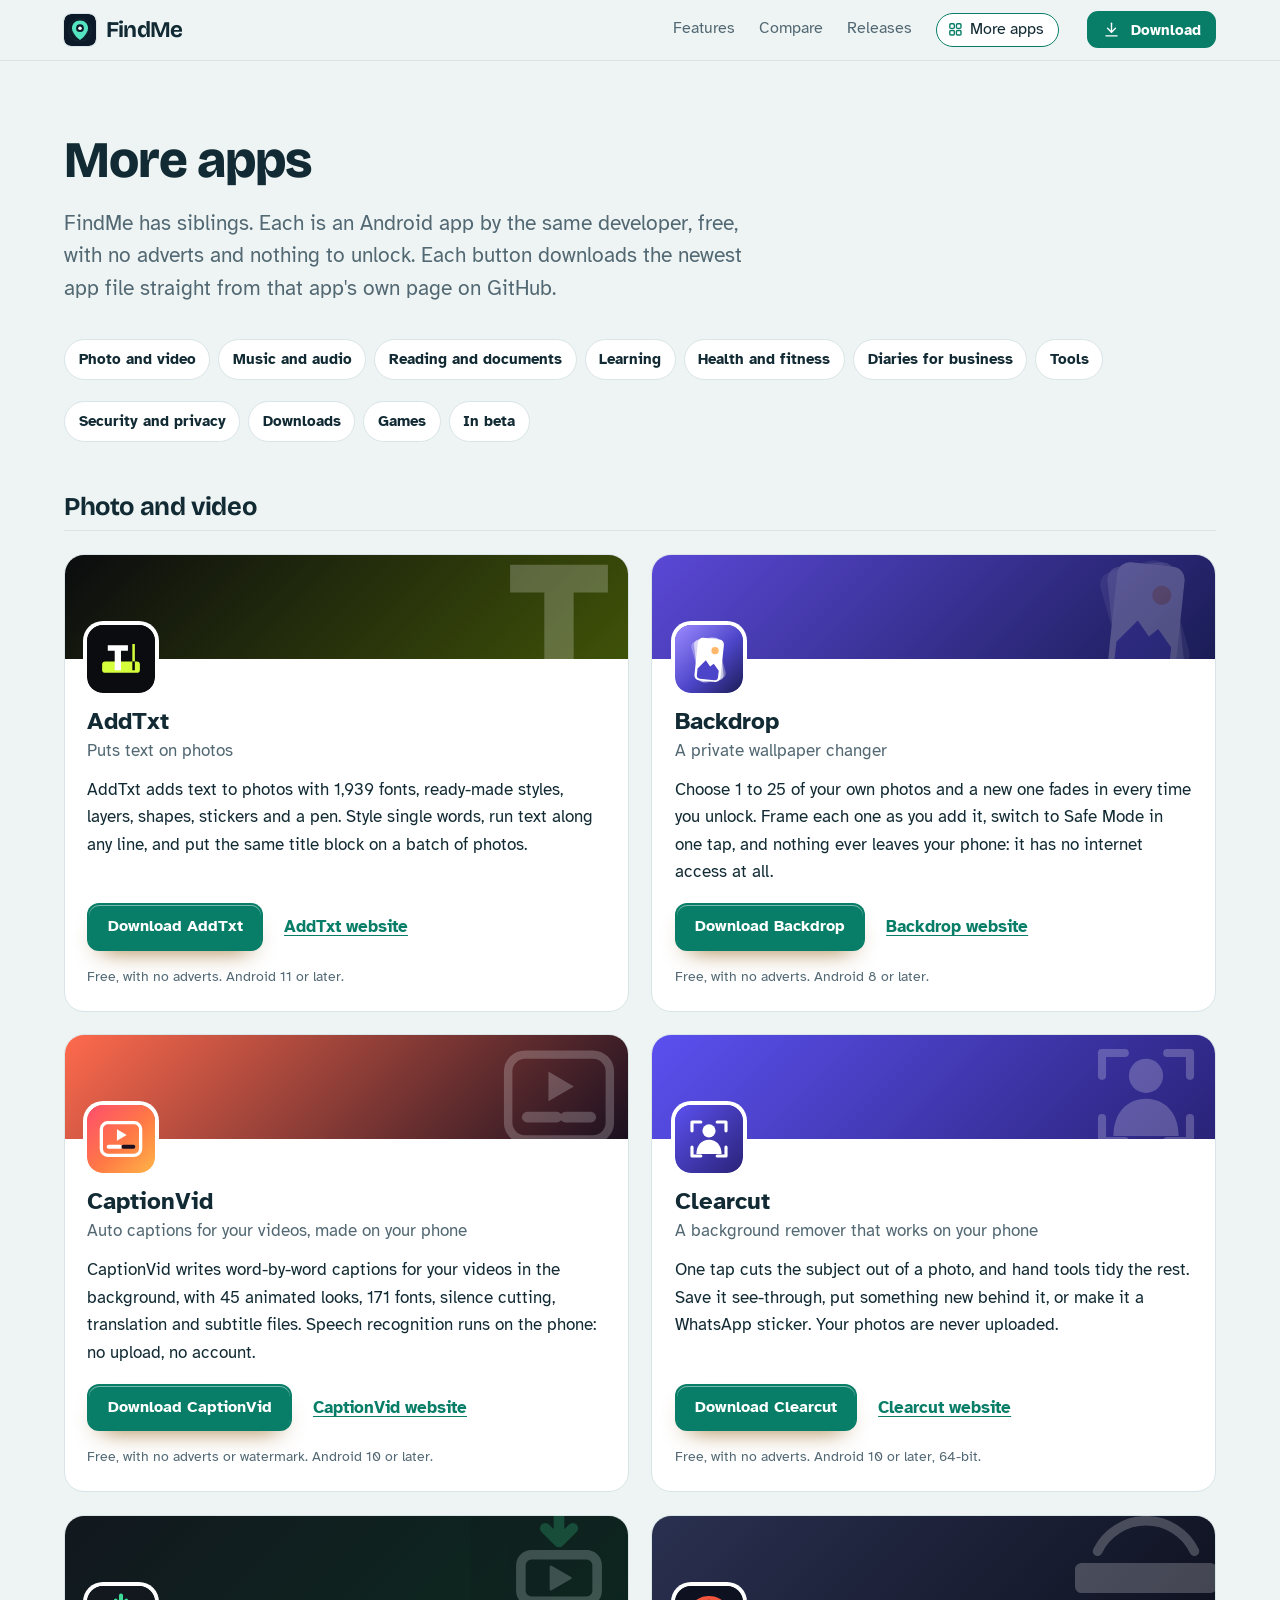
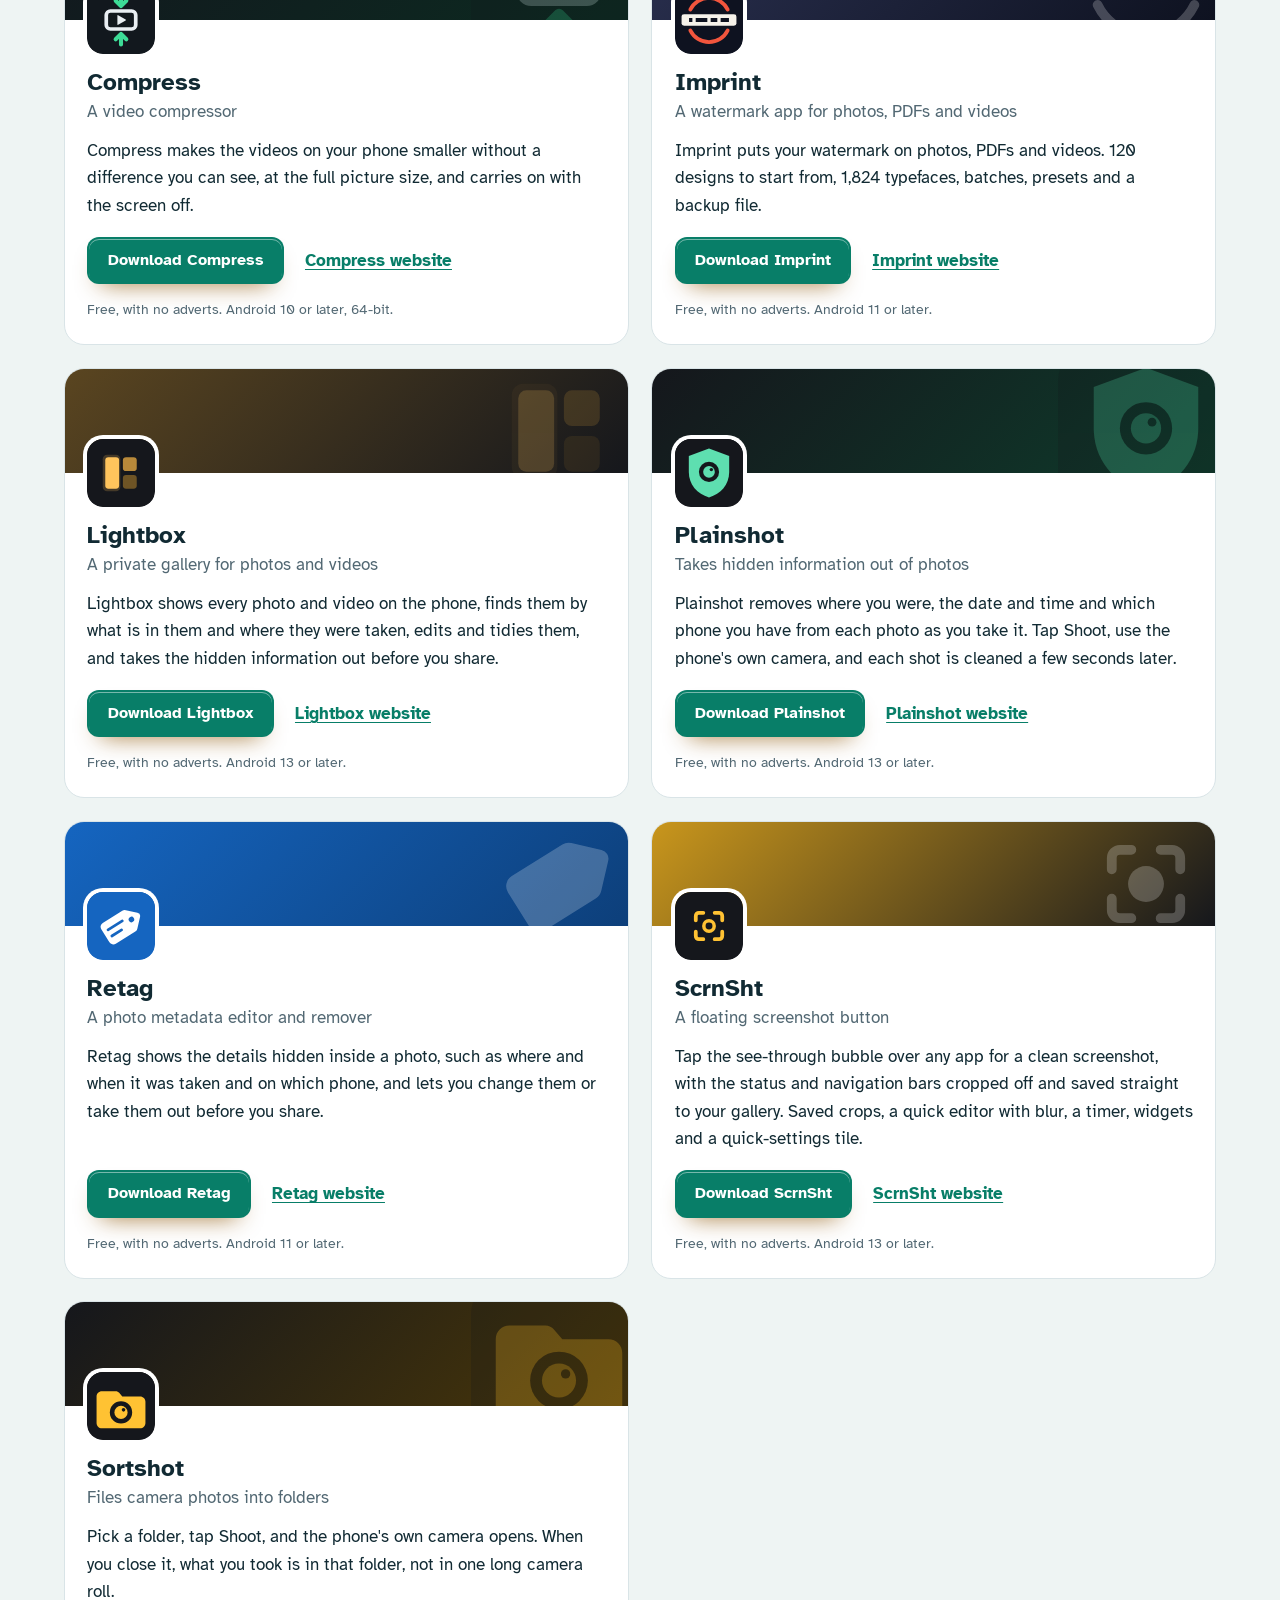
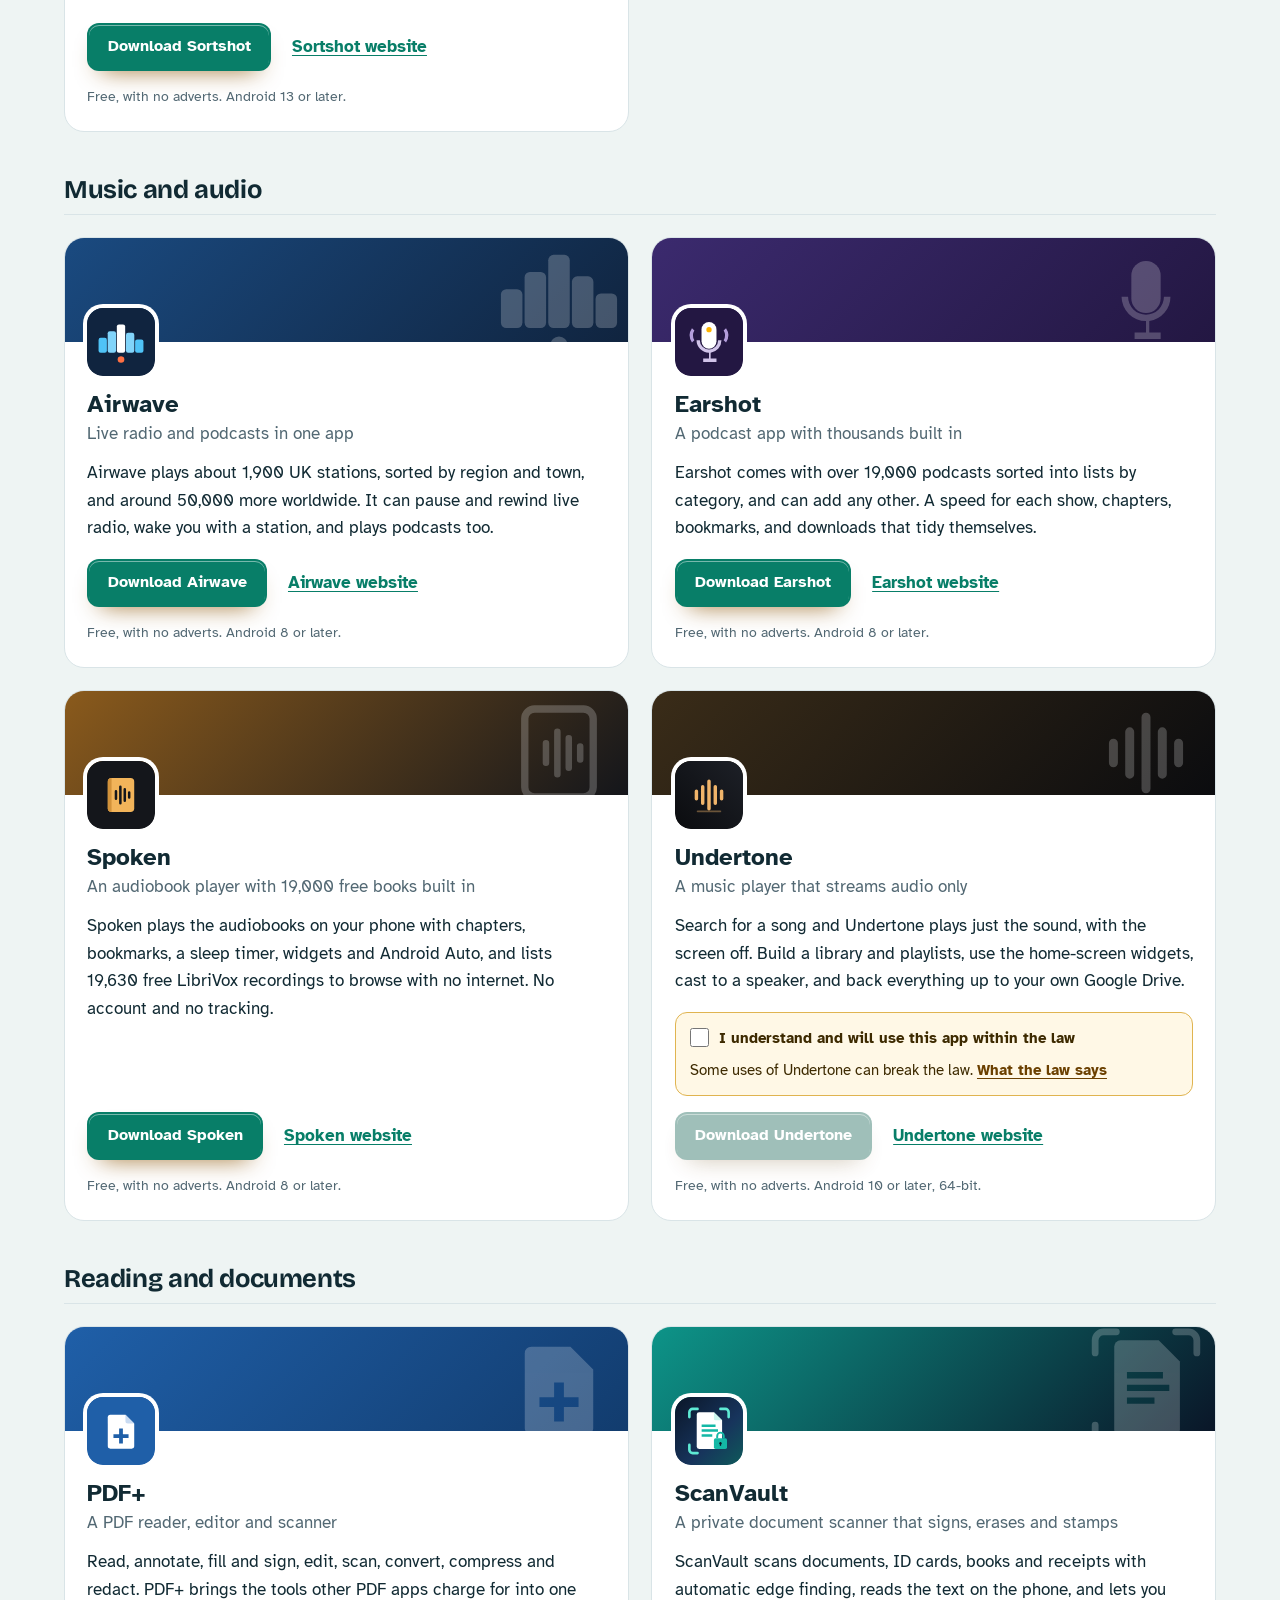
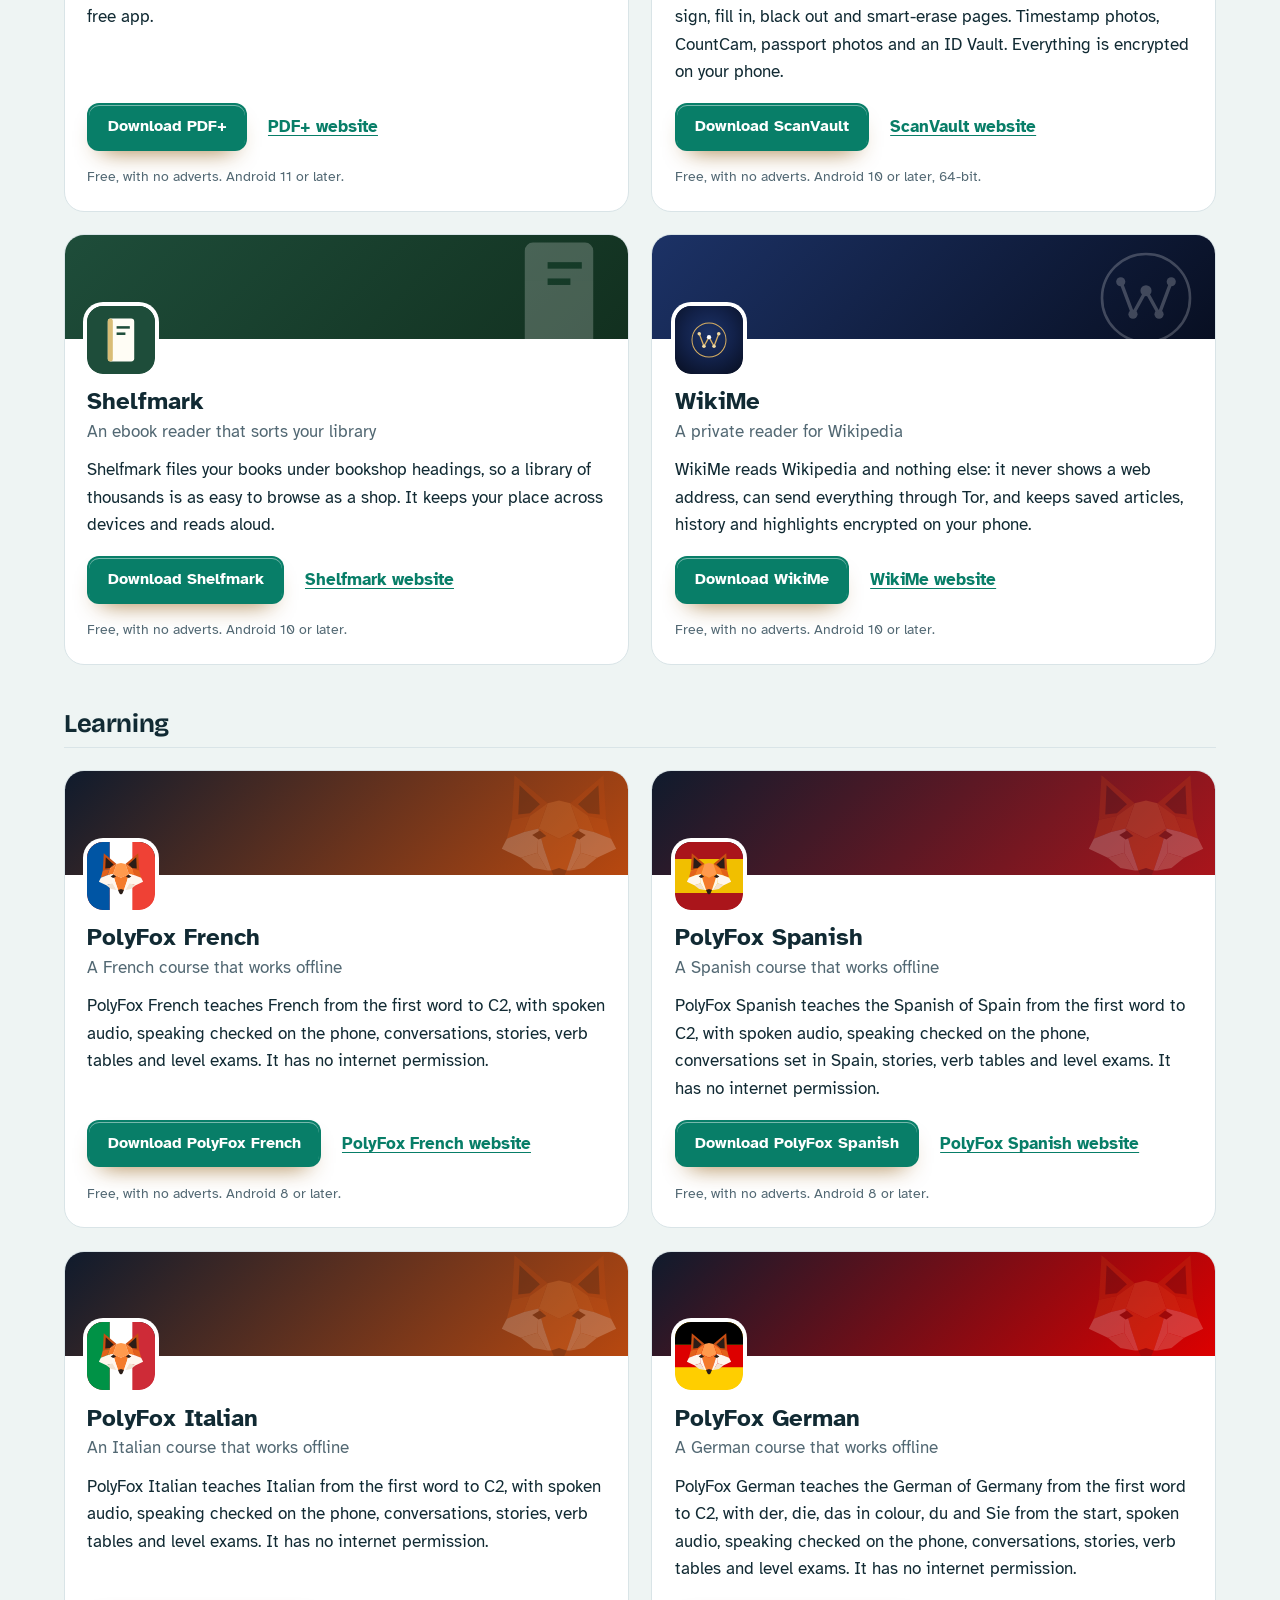
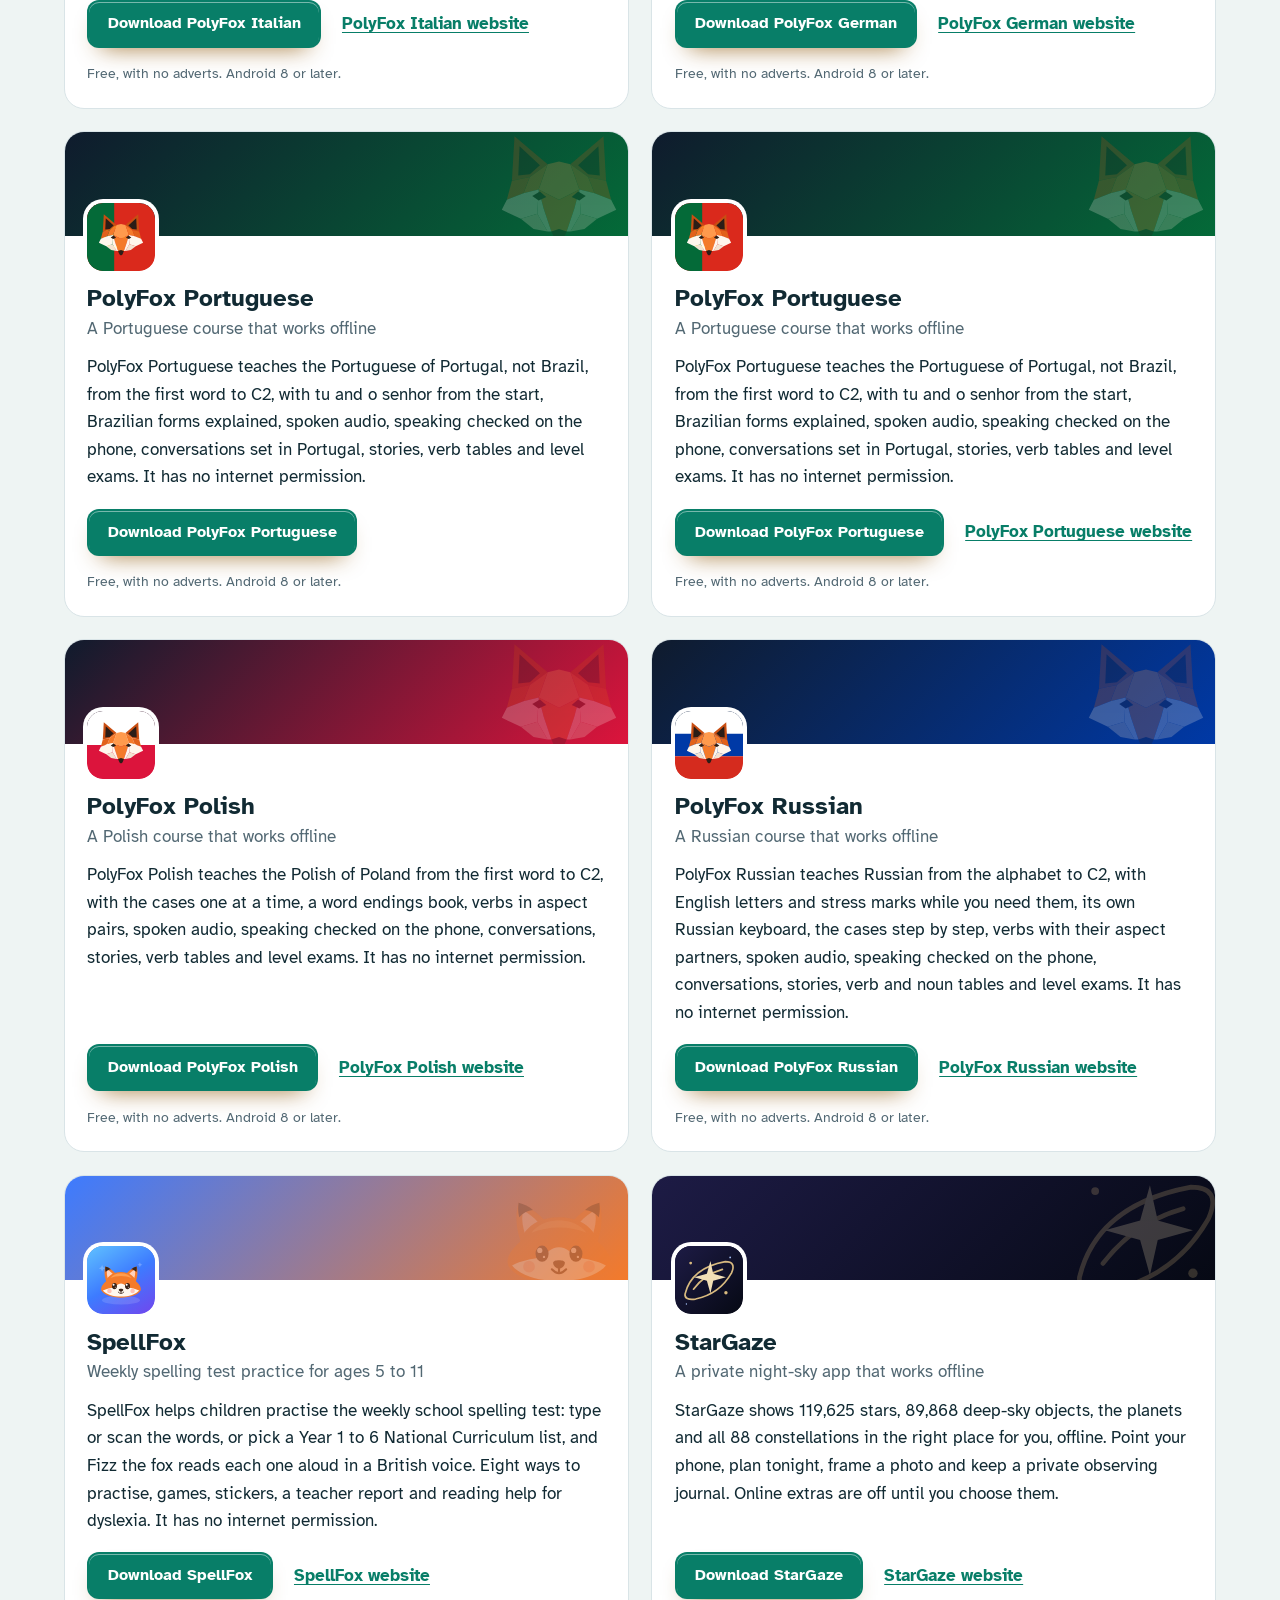
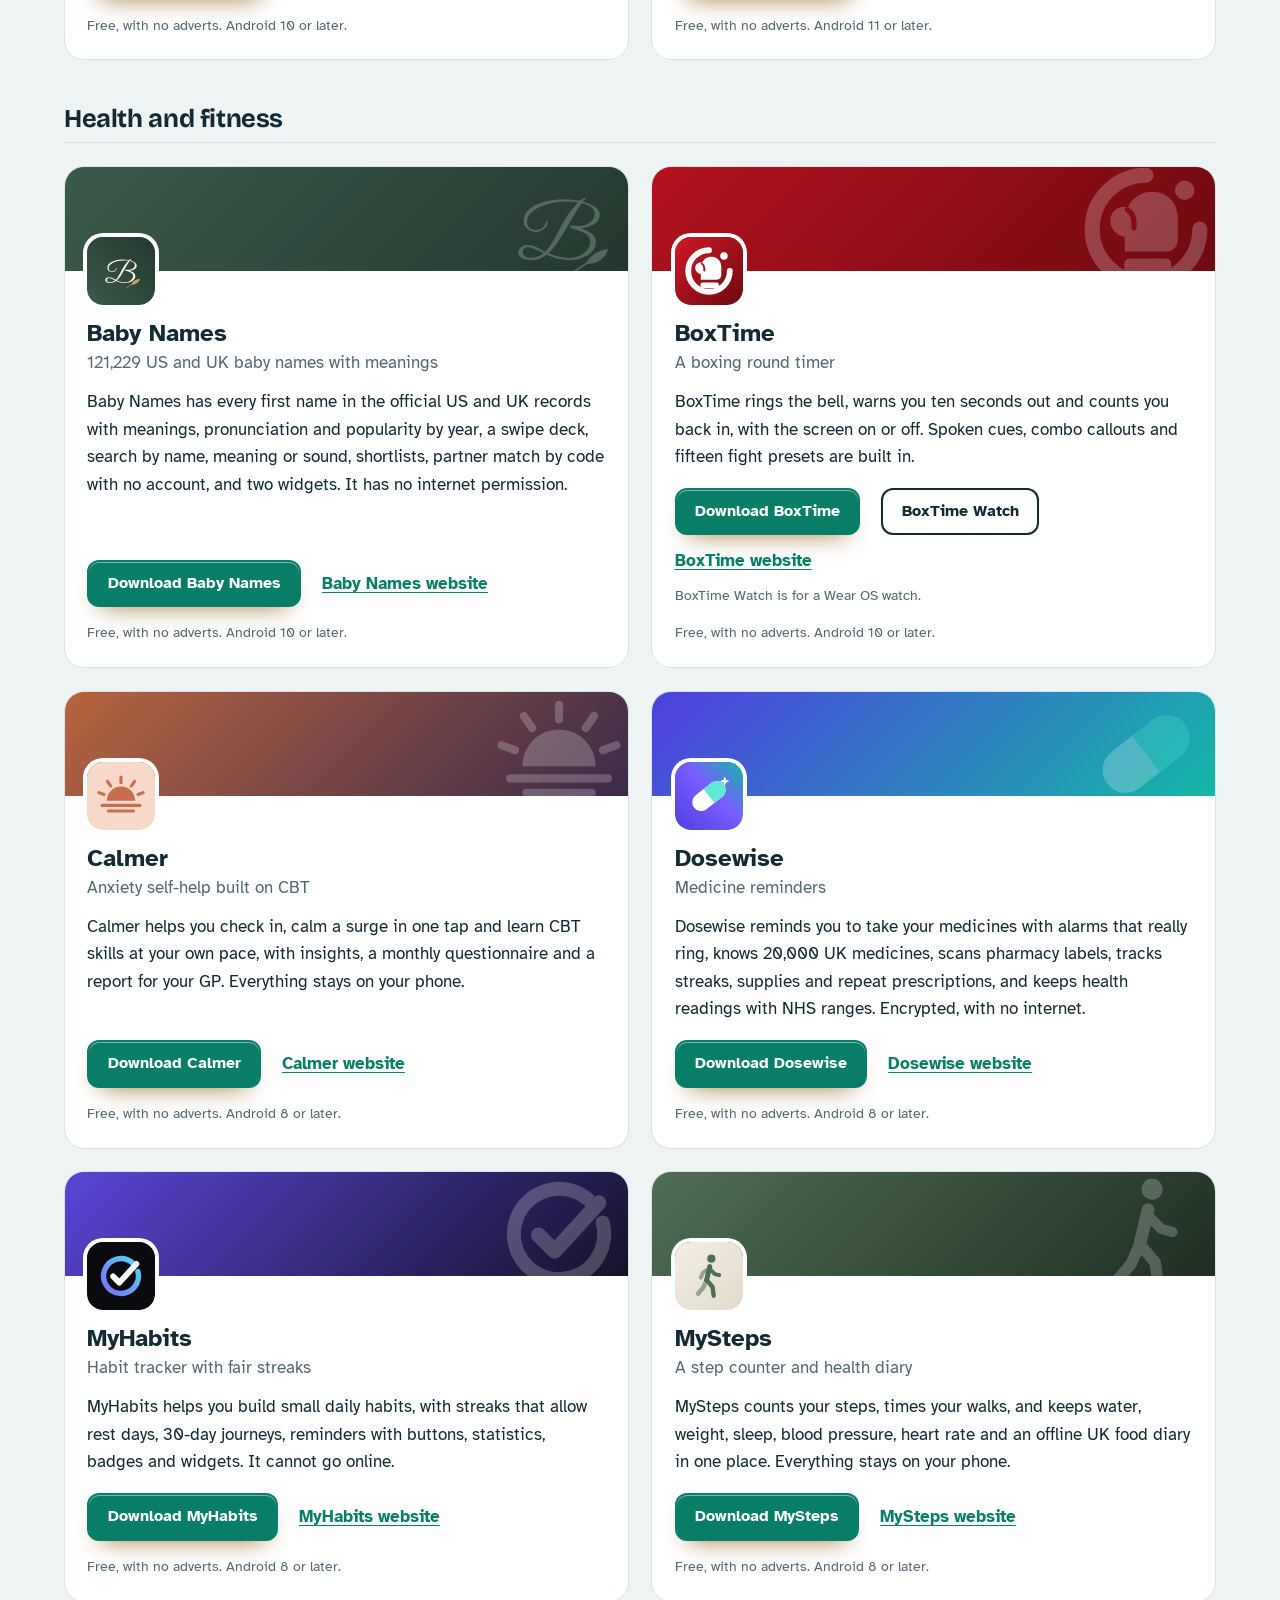
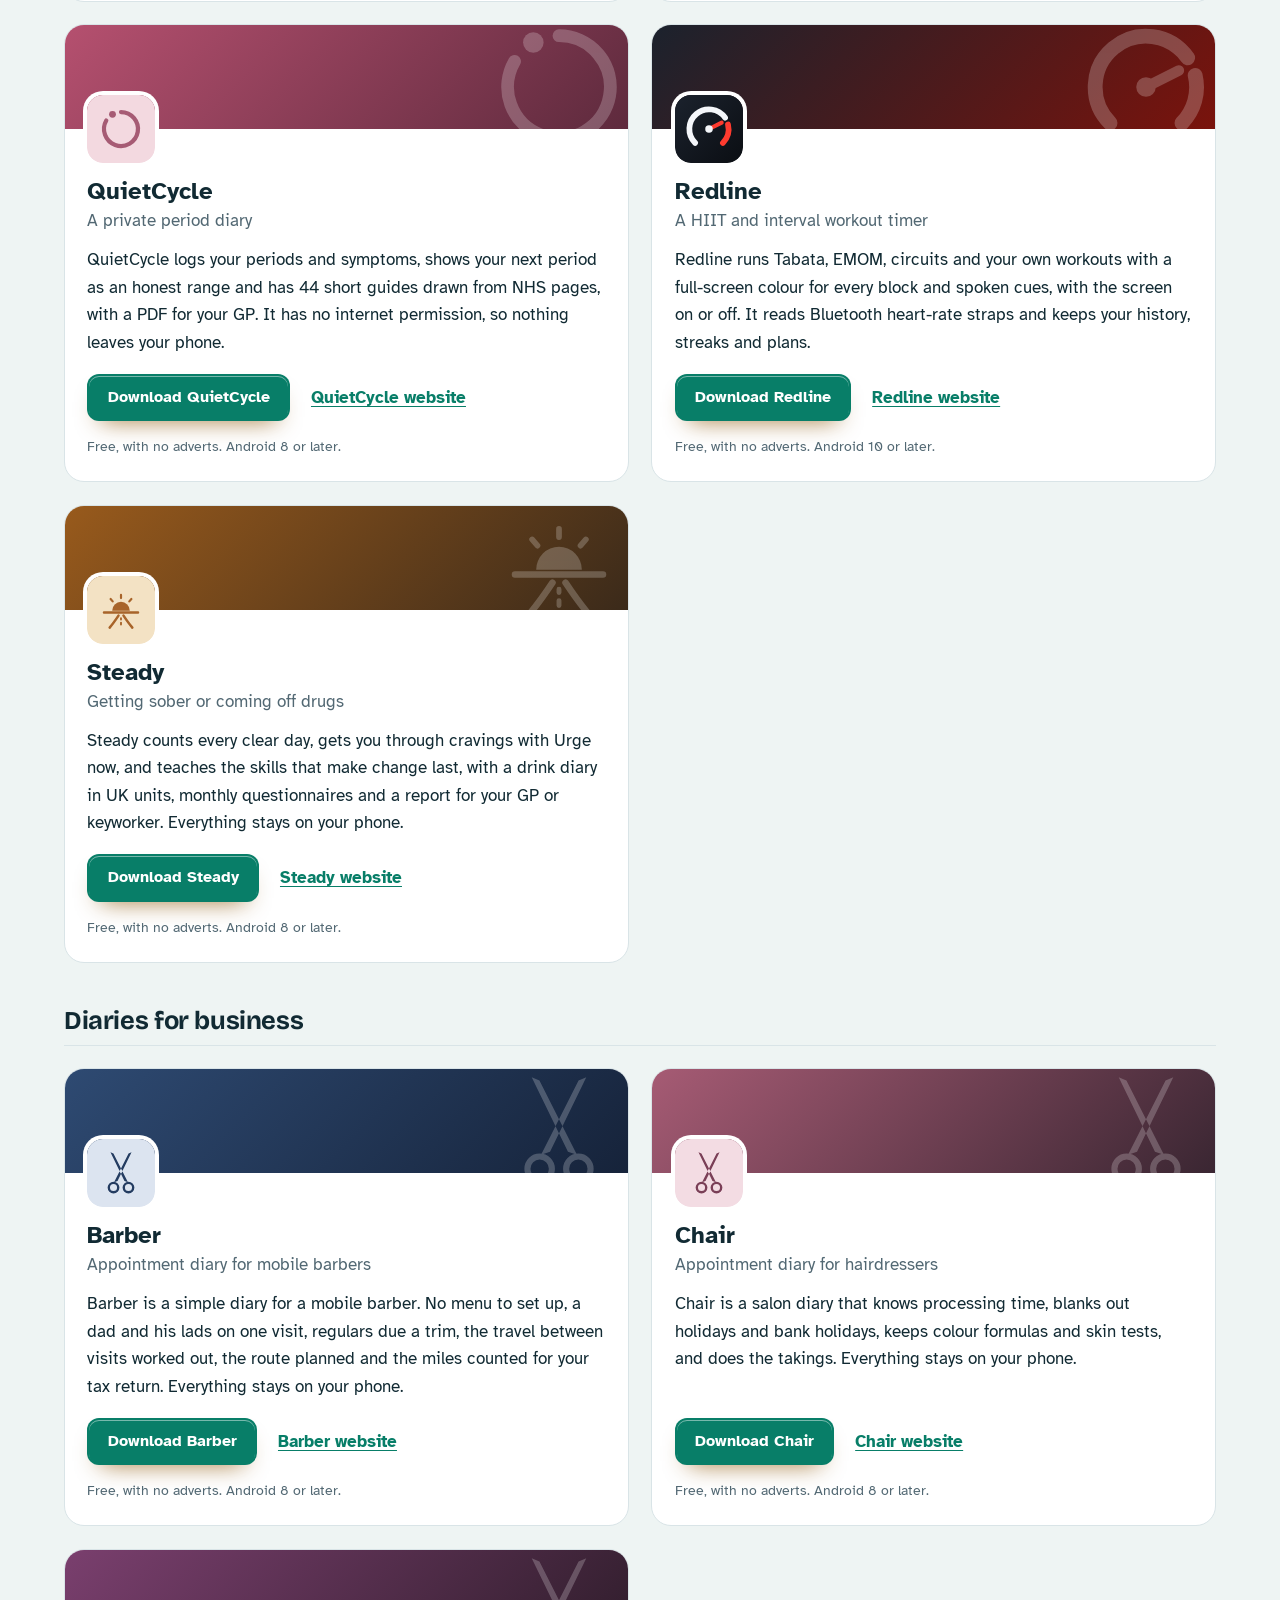
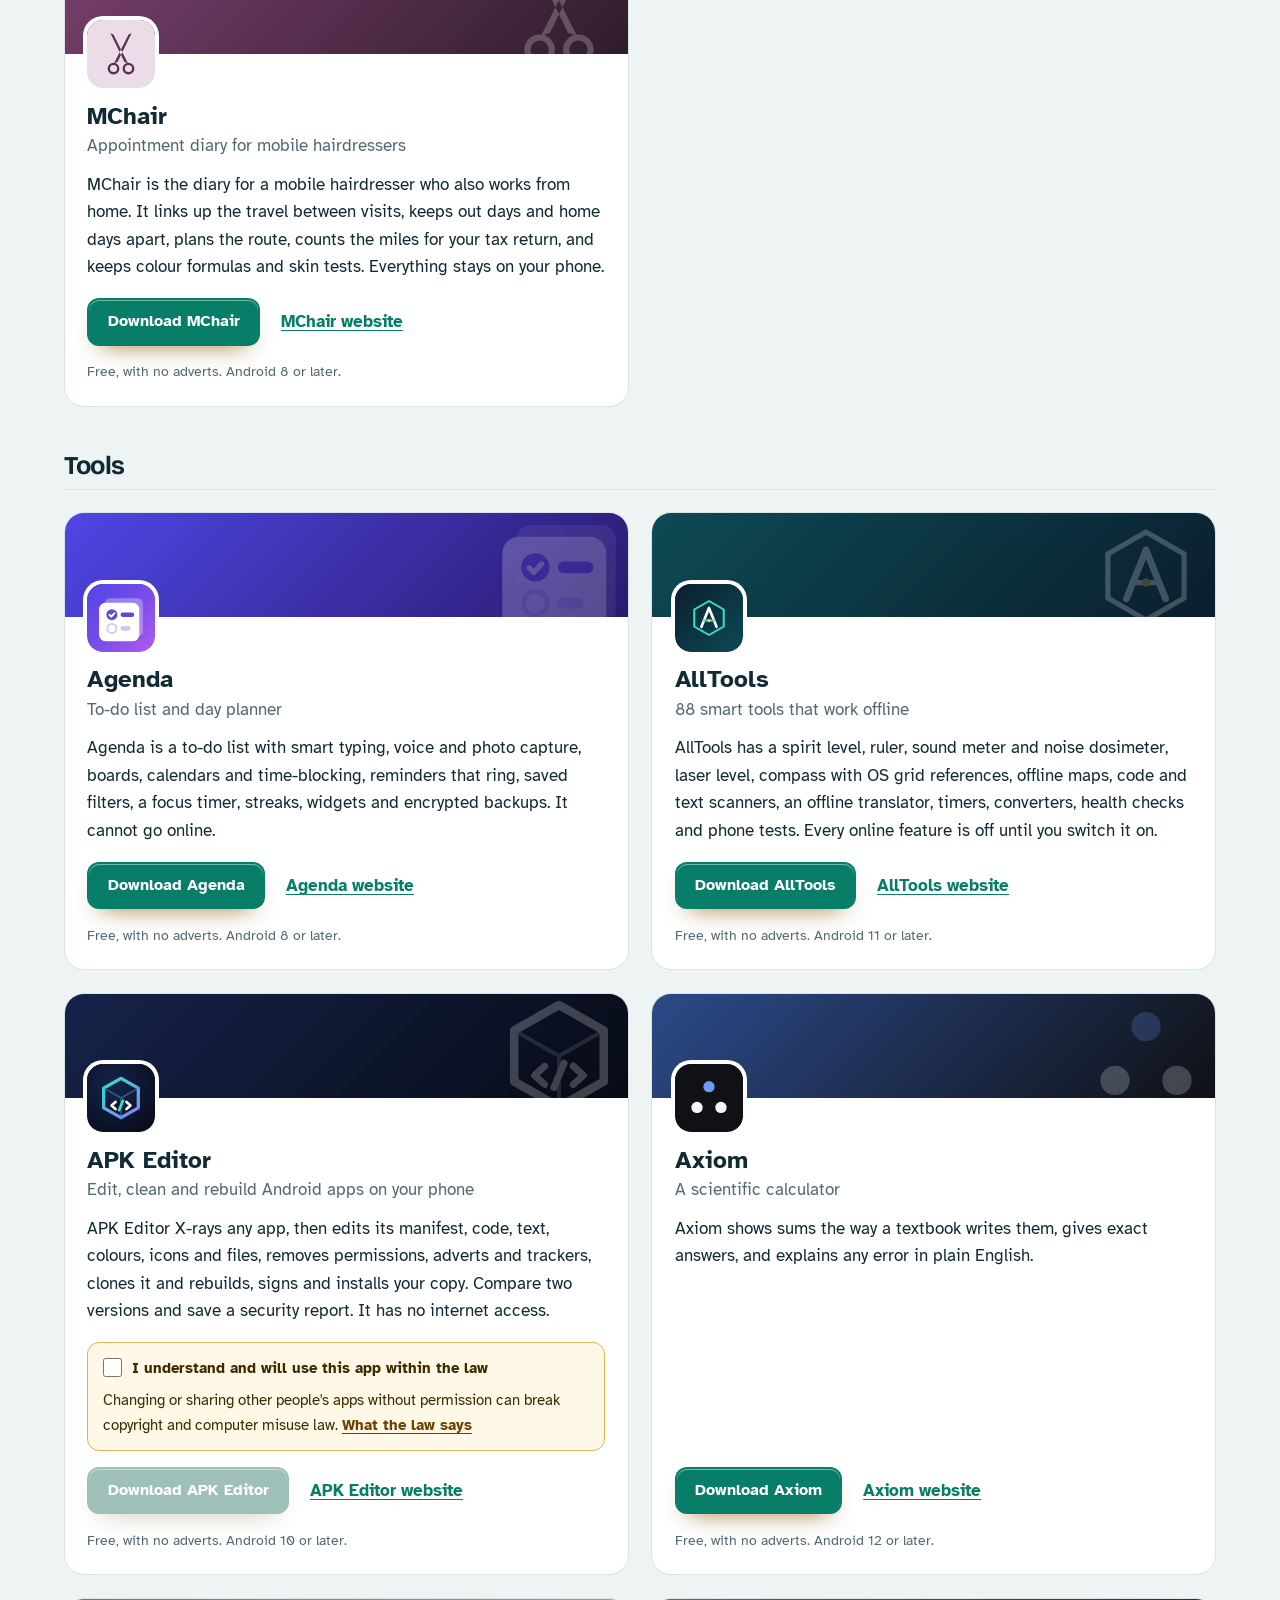
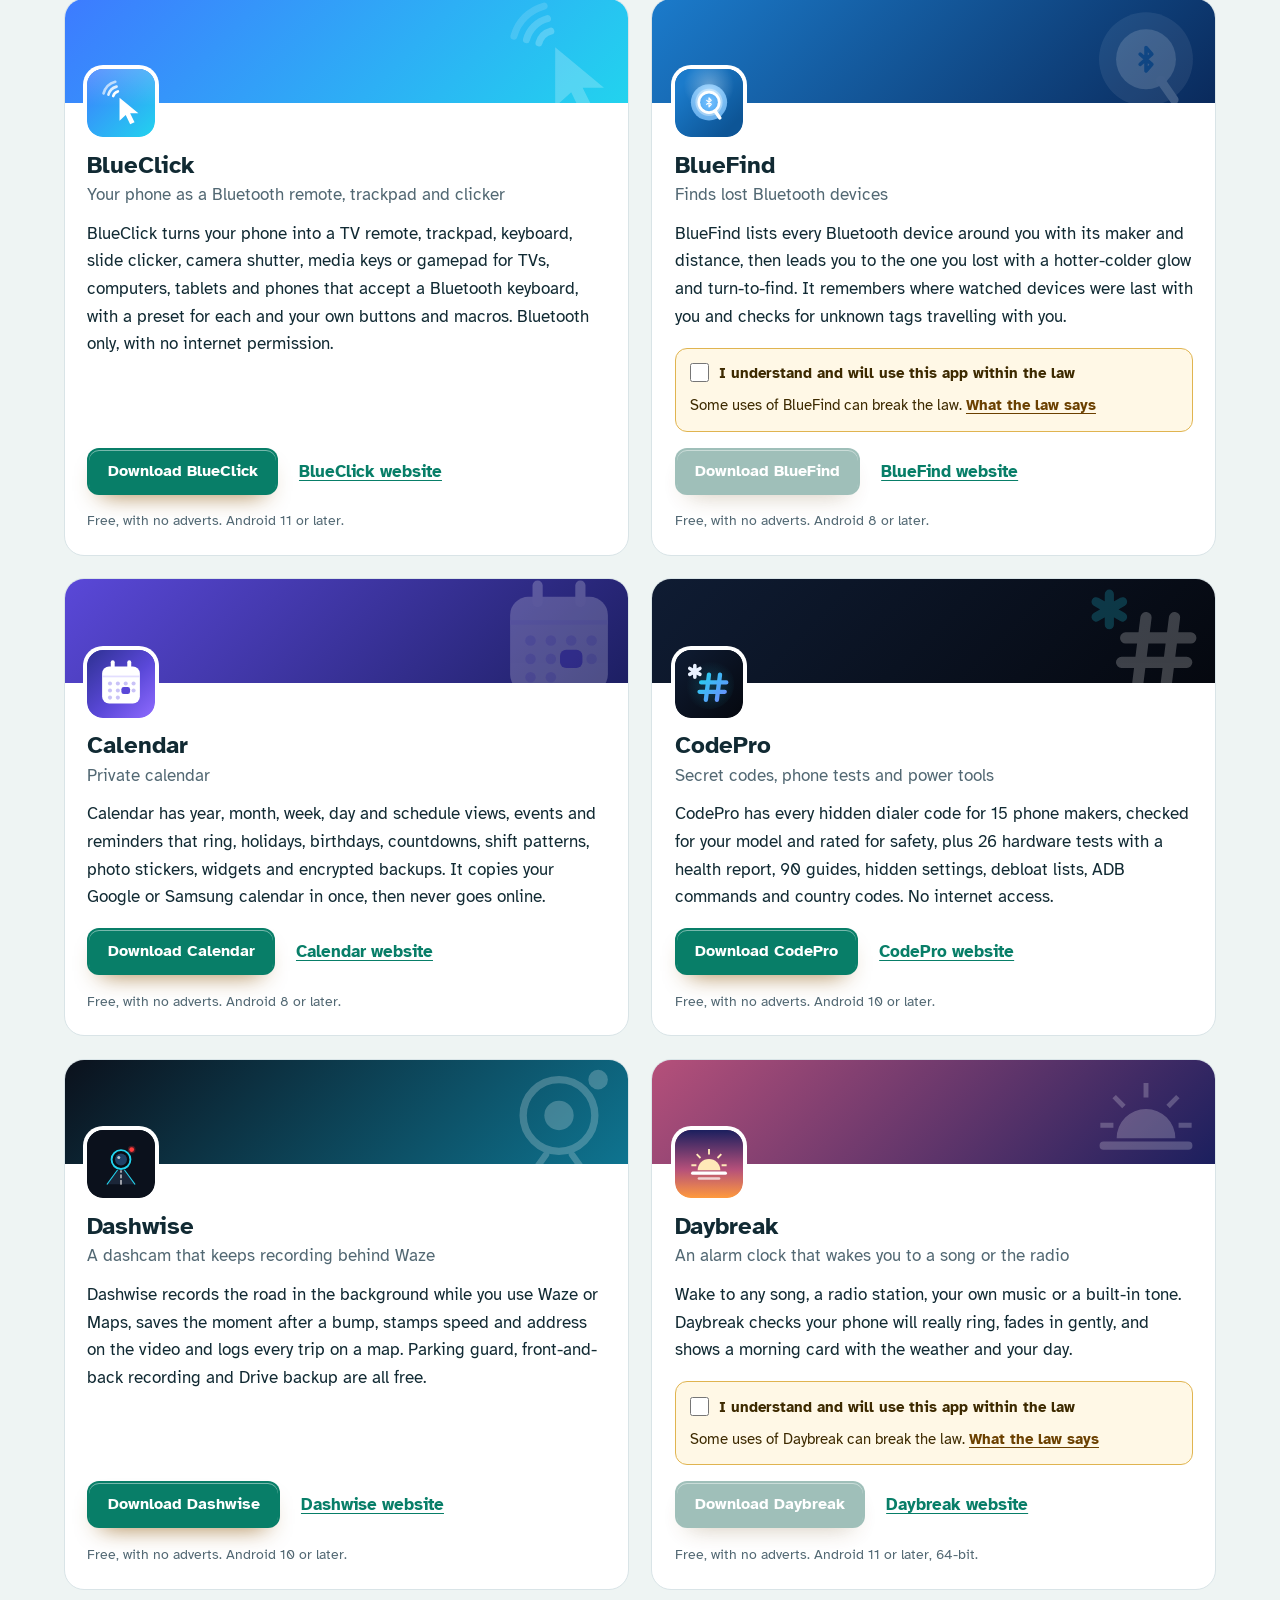
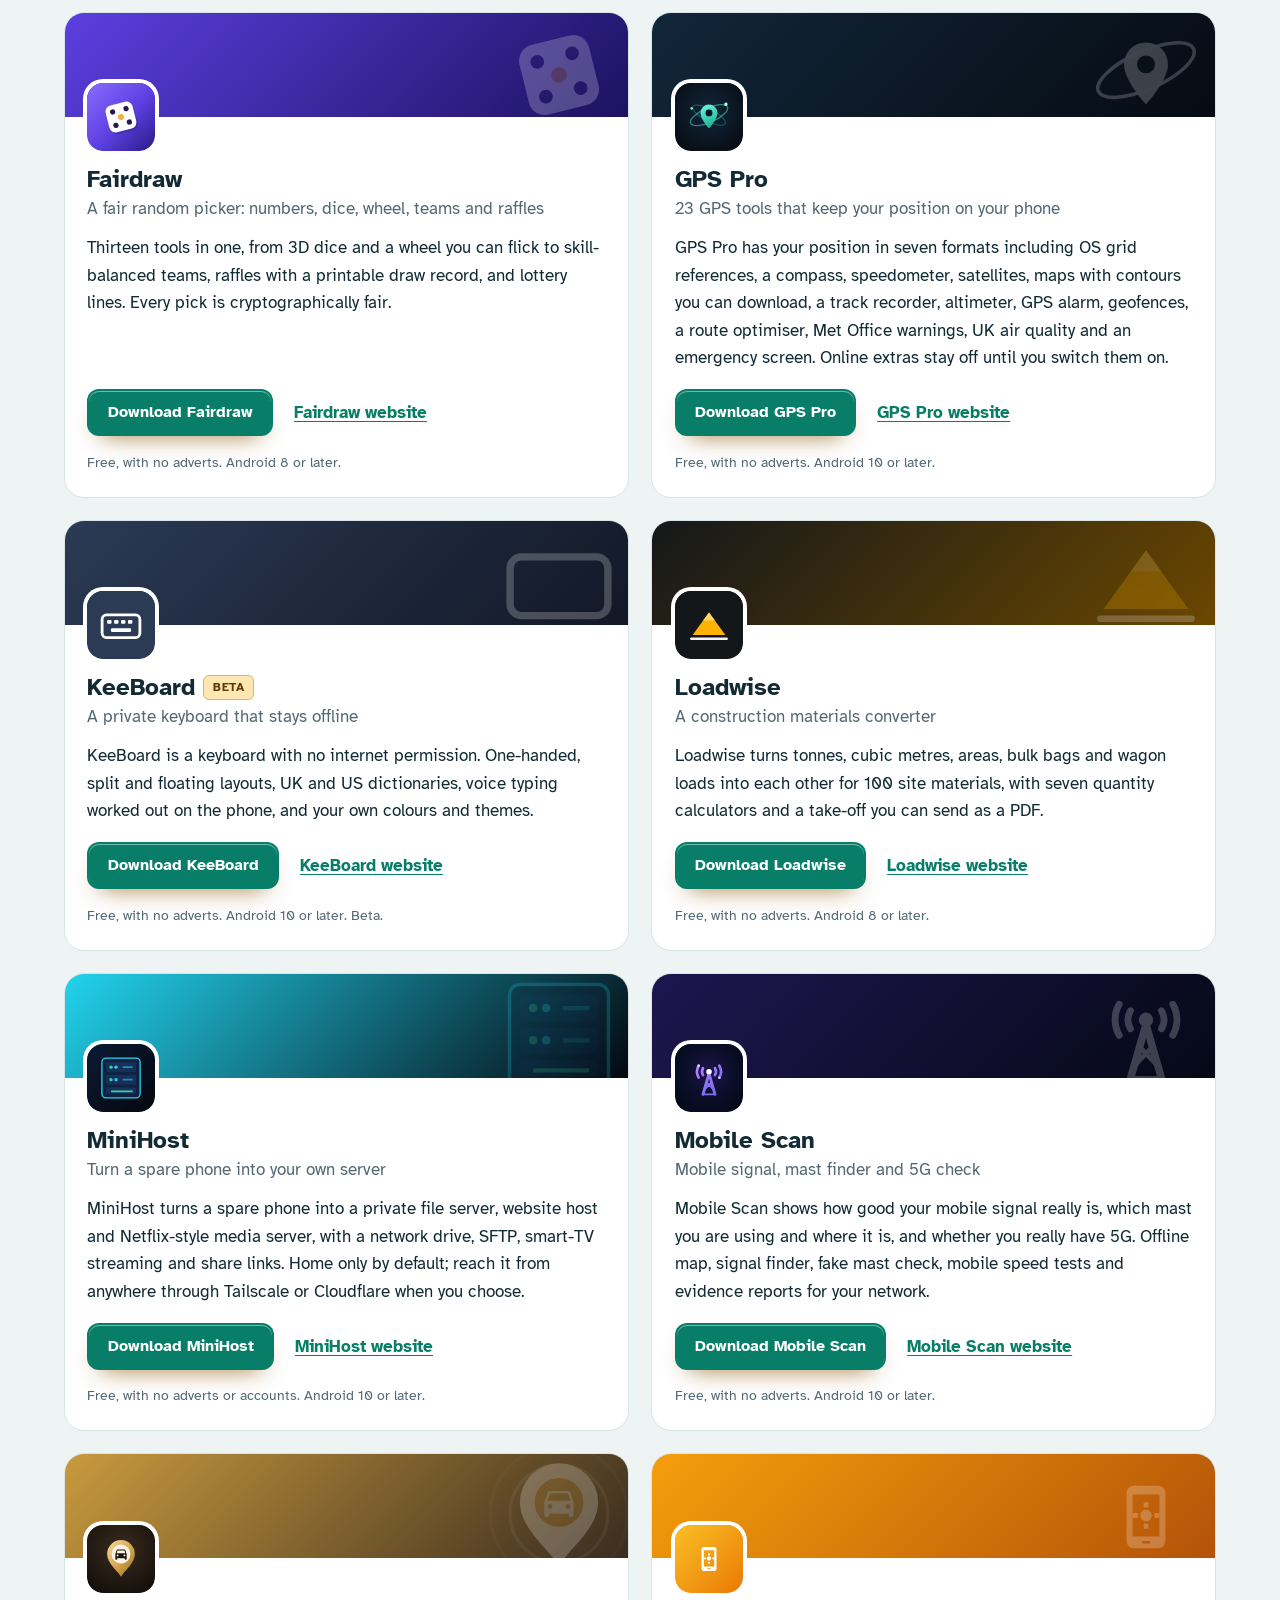
<file: more-apps.html>
<!DOCTYPE html>
<html lang="en-GB">
<head>
<meta charset="utf-8">
<meta name="viewport" content="width=device-width, initial-scale=1">
<title>More free Android apps from the maker of FindMe</title>
<meta name="description" content="All 99 free Android apps from the maker of FindMe, in one list by category, each with its download and a link to its website.">
<meta name="author" content="Jonathan Jackson">
<link rel="canonical" href="https://customgpter.github.io/findme/more-apps.html">
<meta name="theme-color" content="#eef4f3" media="(prefers-color-scheme: light)">
<meta name="theme-color" content="#091421" media="(prefers-color-scheme: dark)">
<meta property="og:type" content="website">
<meta property="og:site_name" content="FindMe">
<meta property="og:title" content="More free Android apps from the maker of FindMe">
<meta property="og:description" content="All 99 free Android apps from the maker of FindMe, in one list by category, each with its download and a link to its website.">
<meta property="og:url" content="https://customgpter.github.io/findme/more-apps.html">
<meta property="og:image" content="https://customgpter.github.io/findme/assets/og.png">
<meta property="og:image:width" content="1200">
<meta property="og:image:height" content="630">
<meta property="og:image:alt" content="FindMe&#x27;s home screen: a teal map pin over the words Your location. Your choice.">
<meta property="og:locale" content="en_GB">
<meta name="twitter:card" content="summary_large_image">
<link rel="icon" href="./assets/favicon.svg" type="image/svg+xml">
<link rel="apple-touch-icon" href="./assets/apple-touch-icon.png">
<link rel="preload" href="./assets/fonts/bricolage-grotesque-latin.woff2" as="font" type="font/woff2" crossorigin>
<link rel="preload" href="./assets/fonts/atkinson-hyperlegible-latin-400-normal.woff2" as="font" type="font/woff2" crossorigin>
<link rel="stylesheet" href="./assets/site.css?v=1">
<link rel="stylesheet" href="./assets/house.css?v=1">
<script type="application/ld+json">{"@context":"https://schema.org","@type":"ItemList","name":"Apps from the maker of FindMe","url":"https://customgpter.github.io/findme/more-apps.html","itemListElement":[{"@type":"ListItem","position":1,"name":"AddTxt","url":"https://customgpter.github.io/addtxt/"},{"@type":"ListItem","position":2,"name":"Backdrop","url":"https://customgpter.github.io/backdrop/"},{"@type":"ListItem","position":3,"name":"CaptionVid","url":"https://customgpter.github.io/captionvid/"},{"@type":"ListItem","position":4,"name":"Clearcut","url":"https://customgpter.github.io/clearcut/"},{"@type":"ListItem","position":5,"name":"Compress","url":"https://customgpter.github.io/compress/"},{"@type":"ListItem","position":6,"name":"Imprint","url":"https://customgpter.github.io/imprint/"},{"@type":"ListItem","position":7,"name":"Lightbox","url":"https://customgpter.github.io/lightbox/"},{"@type":"ListItem","position":8,"name":"Plainshot","url":"https://customgpter.github.io/plainshot/"},{"@type":"ListItem","position":9,"name":"Retag","url":"https://customgpter.github.io/retag/"},{"@type":"ListItem","position":10,"name":"ScrnSht","url":"https://customgpter.github.io/scrnsht/"},{"@type":"ListItem","position":11,"name":"Sortshot","url":"https://customgpter.github.io/sortshot/"},{"@type":"ListItem","position":12,"name":"Airwave","url":"https://customgpter.github.io/airwave/"},{"@type":"ListItem","position":13,"name":"Earshot","url":"https://customgpter.github.io/earshot/"},{"@type":"ListItem","position":14,"name":"Spoken","url":"https://customgpter.github.io/spoken/"},{"@type":"ListItem","position":15,"name":"Undertone","url":"https://customgpter.github.io/undertone/"},{"@type":"ListItem","position":16,"name":"PDF+","url":"https://customgpter.github.io/pdfplus/"},{"@type":"ListItem","position":17,"name":"ScanVault","url":"https://customgpter.github.io/scanvault/"},{"@type":"ListItem","position":18,"name":"Shelfmark","url":"https://customgpter.github.io/shelfmark/"},{"@type":"ListItem","position":19,"name":"WikiMe","url":"https://customgpter.github.io/wikime/"},{"@type":"ListItem","position":20,"name":"PolyFox French","url":"https://customgpter.github.io/polyfox/"},{"@type":"ListItem","position":21,"name":"PolyFox German","url":"https://customgpter.github.io/polyfox-german/"},{"@type":"ListItem","position":22,"name":"PolyFox Portuguese","url":"https://customgpter.github.io/polyfox-portuguese/"},{"@type":"ListItem","position":23,"name":"PolyFox Polish","url":"https://customgpter.github.io/polyfox-polish/"},{"@type":"ListItem","position":24,"name":"PolyFox Russian","url":"https://customgpter.github.io/polyfox-russian/"},{"@type":"ListItem","position":25,"name":"SpellFox","url":"https://customgpter.github.io/spellfox/"},{"@type":"ListItem","position":26,"name":"StarGaze","url":"https://customgpter.github.io/stargaze/"},{"@type":"ListItem","position":27,"name":"Baby Names","url":"https://customgpter.github.io/babynames/"},{"@type":"ListItem","position":28,"name":"BoxTime","url":"https://customgpter.github.io/boxtime/"},{"@type":"ListItem","position":29,"name":"Calmer","url":"https://customgpter.github.io/calmer/"},{"@type":"ListItem","position":30,"name":"Dosewise","url":"https://customgpter.github.io/dosewise/"},{"@type":"ListItem","position":31,"name":"MyHabits","url":"https://customgpter.github.io/myhabits/"},{"@type":"ListItem","position":32,"name":"MySteps","url":"https://customgpter.github.io/mysteps/"},{"@type":"ListItem","position":33,"name":"QuietCycle","url":"https://customgpter.github.io/quietcycle/"},{"@type":"ListItem","position":34,"name":"Redline","url":"https://customgpter.github.io/redline/"},{"@type":"ListItem","position":35,"name":"Steady","url":"https://customgpter.github.io/steady/"},{"@type":"ListItem","position":36,"name":"Barber","url":"https://customgpter.github.io/barber/"},{"@type":"ListItem","position":37,"name":"Chair","url":"https://customgpter.github.io/chair/"},{"@type":"ListItem","position":38,"name":"MChair","url":"https://customgpter.github.io/mchair/"},{"@type":"ListItem","position":39,"name":"Agenda","url":"https://customgpter.github.io/agenda/"},{"@type":"ListItem","position":40,"name":"AllTools","url":"https://customgpter.github.io/alltools/"},{"@type":"ListItem","position":41,"name":"APK Editor","url":"https://customgpter.github.io/apkeditor/"},{"@type":"ListItem","position":42,"name":"Axiom","url":"https://customgpter.github.io/axiom/"},{"@type":"ListItem","position":43,"name":"BlueClick","url":"https://customgpter.github.io/blueclick/"},{"@type":"ListItem","position":44,"name":"BlueFind","url":"https://customgpter.github.io/bluefind/"},{"@type":"ListItem","position":45,"name":"Calendar","url":"https://customgpter.github.io/calendar/"},{"@type":"ListItem","position":46,"name":"CodePro","url":"https://customgpter.github.io/codepro/"},{"@type":"ListItem","position":47,"name":"Dashwise","url":"https://customgpter.github.io/dashwise/"},{"@type":"ListItem","position":48,"name":"Daybreak","url":"https://customgpter.github.io/daybreak/"},{"@type":"ListItem","position":49,"name":"Fairdraw","url":"https://customgpter.github.io/fairdraw/"},{"@type":"ListItem","position":50,"name":"GPS Pro","url":"https://customgpter.github.io/gpspro/"},{"@type":"ListItem","position":51,"name":"KeeBoard","url":"https://customgpter.github.io/keeboard/"},{"@type":"ListItem","position":52,"name":"Loadwise","url":"https://customgpter.github.io/loadwise/"},{"@type":"ListItem","position":53,"name":"MiniHost","url":"https://customgpter.github.io/minihost/"},{"@type":"ListItem","position":54,"name":"Mobile Scan","url":"https://customgpter.github.io/mobilescan/"},{"@type":"ListItem","position":55,"name":"Parkwise","url":"https://customgpter.github.io/parkwise/"},{"@type":"ListItem","position":56,"name":"Pocketmind","url":"https://customgpter.github.io/pocketmind/"},{"@type":"ListItem","position":57,"name":"Refine","url":"https://customgpter.github.io/refine/"},{"@type":"ListItem","position":58,"name":"Shiftwise","url":"https://customgpter.github.io/shiftwise/"},{"@type":"ListItem","position":59,"name":"SimpleCalc","url":"https://customgpter.github.io/simplecalc/"},{"@type":"ListItem","position":60,"name":"Skyline","url":"https://customgpter.github.io/skyline/"},{"@type":"ListItem","position":61,"name":"Slipway","url":"https://customgpter.github.io/slipway/"},{"@type":"ListItem","position":62,"name":"Tagger","url":"https://customgpter.github.io/tagger/"},{"@type":"ListItem","position":63,"name":"TotalClean","url":"https://customgpter.github.io/totalclean/"},{"@type":"ListItem","position":64,"name":"TVLink","url":"https://customgpter.github.io/tvlink/"},{"@type":"ListItem","position":65,"name":"Unbox","url":"https://customgpter.github.io/unbox/"},{"@type":"ListItem","position":66,"name":"WhatsKeep","url":"https://customgpter.github.io/whatskeep/"},{"@type":"ListItem","position":67,"name":"WiFi Scan","url":"https://customgpter.github.io/wifiscan/"},{"@type":"ListItem","position":68,"name":"Auditly","url":"https://customgpter.github.io/auditly/"},{"@type":"ListItem","position":69,"name":"Backchannel","url":"https://customgpter.github.io/backchannel/"},{"@type":"ListItem","position":70,"name":"ENotes","url":"https://customgpter.github.io/enotes/"},{"@type":"ListItem","position":71,"name":"FindMe","url":"https://customgpter.github.io/findme/"},{"@type":"ListItem","position":72,"name":"iLock","url":"https://customgpter.github.io/ilock/"},{"@type":"ListItem","position":73,"name":"ImSafe","url":"https://customgpter.github.io/imsafe/"},{"@type":"ListItem","position":74,"name":"IShred","url":"https://customgpter.github.io/ishred/"},{"@type":"ListItem","position":75,"name":"LockBox","url":"https://customgpter.github.io/lockbox/"},{"@type":"ListItem","position":76,"name":"PassVault","url":"https://customgpter.github.io/passvault/"},{"@type":"ListItem","position":77,"name":"SpyFind","url":"https://customgpter.github.io/spyfind/"},{"@type":"ListItem","position":78,"name":"TextWipe","url":"https://customgpter.github.io/textwipe/"},{"@type":"ListItem","position":79,"name":"Tracewire","url":"https://customgpter.github.io/tracewire/"},{"@type":"ListItem","position":80,"name":"Vigil","url":"https://customgpter.github.io/vigil/"},{"@type":"ListItem","position":81,"name":"Grab","url":"https://customgpter.github.io/grab/"},{"@type":"ListItem","position":82,"name":"Swarm","url":"https://customgpter.github.io/swarm/"},{"@type":"ListItem","position":83,"name":"Plane Games","url":"https://customgpter.github.io/plane-games/"},{"@type":"ListItem","position":84,"name":"Ninefold","url":"https://customgpter.github.io/ninefold/"},{"@type":"ListItem","position":85,"name":"Cubewise","url":"https://customgpter.github.io/cubewise/"},{"@type":"ListItem","position":86,"name":"Tilewise","url":"https://customgpter.github.io/tilewise/"},{"@type":"ListItem","position":87,"name":"Letterwise","url":"https://customgpter.github.io/letterwise/"},{"@type":"ListItem","position":88,"name":"Kingside","url":"https://customgpter.github.io/kingside/"},{"@type":"ListItem","position":89,"name":"Deckhand","url":"https://customgpter.github.io/deckhand/"},{"@type":"ListItem","position":90,"name":"SNESForge","url":"https://customgpter.github.io/snesforge/"},{"@type":"ListItem","position":91,"name":"Fame Boy","url":"https://customgpter.github.io/fameboy/"},{"@type":"ListItem","position":92,"name":"PSPPro","url":"https://customgpter.github.io/psppro/"},{"@type":"ListItem","position":93,"name":"MegaGen","url":"https://customgpter.github.io/megagen/"},{"@type":"ListItem","position":94,"name":"QVR","url":"https://customgpter.github.io/qvr/"},{"@type":"ListItem","position":95,"name":"QVR Watch","url":"https://customgpter.github.io/qvr-watch/"},{"@type":"ListItem","position":96,"name":"QVRLite","url":"https://customgpter.github.io/qvrlite/"},{"@type":"ListItem","position":97,"name":"Onionz","url":"https://customgpter.github.io/onionz/"},{"@type":"ListItem","position":98,"name":"OnionzWeb","url":"https://customgpter.github.io/onionzweb/"}]}</script>
<link rel="stylesheet" href="./assets/apps-list.css?v=1">
<script src="./assets/apps-list.js?v=1" defer></script>
</head>
<body>
<a class="skip" href="#main">Skip to content</a>
<header class="masthead">
<div class="wrap">
<a class="brand" href="./" aria-label="FindMe home"><svg viewBox="0 0 108 108" aria-hidden="true"><rect width="108" height="108" rx="24" fill="#0B1929"/><path fill="none" stroke="#20483F" stroke-width="1.2" d="M16,54a38,38 0,1 0,76 0a38,38 0,1 0,-76 0M26,54a28,28 0,1 0,56 0a28,28 0,1 0,-56 0"/><path fill="#54E4C2" d="M54,22c-16,0 -27,11 -27,26c0,20 27,40 27,40s27,-20 27,-40c0,-15 -11,-26 -27,-26z"/><path fill="#0B1929" d="M54,35a13,13 0,1 1,0 26a13,13 0,1 1,0 -26"/><path fill="#FFFFFF" d="M54,42a6,6 0,1 1,0 12a6,6 0,1 1,0 -12"/></svg><span>FindMe</span></a>
<nav aria-label="Main"><ul><li><a href="./#features">Features</a></li><li><a href="./compare.html">Compare</a></li><li><a href="./releases.html">Releases</a></li><li><a class="more-apps" href="./more-apps.html" aria-current="page"><svg class="ico" viewBox="0 0 24 24" aria-hidden="true"><rect x="4" y="4" width="6.5" height="6.5" rx="1.6"/><rect x="13.5" y="4" width="6.5" height="6.5" rx="1.6"/><rect x="4" y="13.5" width="6.5" height="6.5" rx="1.6"/><rect x="13.5" y="13.5" width="6.5" height="6.5" rx="1.6"/></svg>More apps</a></li></ul></nav>
<a class="button small" href="https://github.com/CustomGPTer/findme/releases/latest/download/FindMe.apk"><svg class="ico" viewBox="0 0 24 24" aria-hidden="true"><path d="M12 4v11"/><path d="M7 10.5l5 5 5-5"/><path d="M5 20h14"/></svg>Download</a>
</div>
</header>
<main id="main" class="doc">
<div class="wrap">
<div class="measure">
<h1>More apps</h1>
<p class="lede">FindMe has siblings. Each is an Android app by the same developer, free, with no adverts and nothing to unlock. Each button downloads the newest app file straight from that app's own page on GitHub.</p>
</div>
<!-- apps:start -->
<nav class="mapps-jump" aria-label="App groups"><ul><li><a href="#apps-photo">Photo and video</a></li><li><a href="#apps-audio">Music and audio</a></li><li><a href="#apps-reading">Reading and documents</a></li><li><a href="#apps-learning">Learning</a></li><li><a href="#apps-health">Health and fitness</a></li><li><a href="#apps-diaries">Diaries for business</a></li><li><a href="#apps-tools">Tools</a></li><li><a href="#apps-security">Security and privacy</a></li><li><a href="#apps-downloads">Downloads</a></li><li><a href="#apps-games">Games</a></li><li><a href="#apps-testing">In beta</a></li></ul></nav>
<div class="mapps-group" role="group" aria-labelledby="apps-photo"><h2 class="mapps-cat" id="apps-photo">Photo and video</h2>
<ul class="mapps"><li class="mapp" style="--b:#0b0c0f;--b2:#3f5208"><div class="mapp-cover" aria-hidden="true"><svg viewBox="0 0 108 108"><path fill="#fff" d="M24 22h60v17H63v49H45V39H24z"/></svg></div><div class="mapp-body"><svg class="mapp-icon" viewBox="0 0 108 108" aria-hidden="true"><rect width="108" height="108" rx="24" fill="#0b0c0f"/><path fill="#d4ff3a" d="M29 58h50a5 5 0 0 1 5 5v8a5 5 0 0 1-5 5H29a5 5 0 0 1-5-5v-8a5 5 0 0 1 5-5z"/><path fill="#fff" d="M33 32h32v9H54v31H44V41H33z"/><path fill="#d4ff3a" d="M72 30h4v28h-4z"/><path fill="#0b0c0f" d="M72 58h4v14h-4z"/></svg><h3>AddTxt</h3><p class="mapp-kind">Puts text on photos</p><p class="mapp-say">AddTxt adds text to photos with 1,939 fonts, ready-made styles, layers, shapes, stickers and a pen. Style single words, run text along any line, and put the same title block on a batch of photos.</p><p class="mapp-go"><a class="button" href="https://github.com/CustomGPTer/addtxt/releases/latest/download/AddTxt.apk">Download AddTxt</a><a class="mapp-site" href="https://customgpter.github.io/addtxt/">AddTxt website</a></p><p class="mapp-needs">Free, with no adverts. Android 11 or later.</p></div></li>
<li class="mapp" style="--b:#5a48d6;--b2:#1a1c55"><div class="mapp-cover" aria-hidden="true"><svg viewBox="0 0 108 108"><g transform="translate(54 58) scale(1.3) translate(-54 -58)"><rect x="38" y="30" width="32" height="52" rx="6" fill="#fff" fill-opacity=".3" transform="rotate(-16 54 58)"/><rect x="38" y="30" width="32" height="52" rx="6" fill="#fff" fill-opacity=".6" transform="rotate(-6 54 58)"/><g transform="rotate(6 54 58)"><rect x="38" y="30" width="32" height="52" rx="6" fill="#fff"/><path d="M41 68l9-11 6 7 4-4 7 8v8a4 4 0 0 1-4 4H45a4 4 0 0 1-4-4z" fill="#4d45c9"/><circle cx="60" cy="44" r="4.5" fill="#FFB86B"/></g></g></svg></div><div class="mapp-body"><svg class="mapp-icon" viewBox="0 0 108 108" aria-hidden="true"><defs><linearGradient id="i-backdrop-mapp-cc" x1="0" y1="0" x2="1" y2="1"><stop offset="0" stop-color="#9c8bff"/><stop offset=".55" stop-color="#4d45c9"/><stop offset="1" stop-color="#1a1c55"/></linearGradient></defs><rect width="108" height="108" rx="24" fill="url(#i-backdrop-mapp-cc)"/><g transform="translate(54 58) scale(1.3) translate(-54 -58)"><rect x="38" y="30" width="32" height="52" rx="6" fill="#fff" fill-opacity=".3" transform="rotate(-16 54 58)"/><rect x="38" y="30" width="32" height="52" rx="6" fill="#fff" fill-opacity=".6" transform="rotate(-6 54 58)"/><g transform="rotate(6 54 58)"><rect x="38" y="30" width="32" height="52" rx="6" fill="#fff"/><path d="M41 68l9-11 6 7 4-4 7 8v8a4 4 0 0 1-4 4H45a4 4 0 0 1-4-4z" fill="#4d45c9"/><circle cx="60" cy="44" r="4.5" fill="#FFB86B"/></g></g></svg><h3>Backdrop</h3><p class="mapp-kind">A private wallpaper changer</p><p class="mapp-say">Choose 1 to 25 of your own photos and a new one fades in every time you unlock. Frame each one as you add it, switch to Safe Mode in one tap, and nothing ever leaves your phone: it has no internet access at all.</p><p class="mapp-go"><a class="button" href="https://github.com/CustomGPTer/backdrop/releases/latest/download/Backdrop.apk">Download Backdrop</a><a class="mapp-site" href="https://customgpter.github.io/backdrop/">Backdrop website</a></p><p class="mapp-needs">Free, with no adverts. Android 8 or later.</p></div></li>
<li class="mapp" style="--b:#ff6a4d;--b2:#1a1020"><div class="mapp-cover" aria-hidden="true"><svg viewBox="0 0 108 108"><g transform="translate(54 54) scale(1.3) translate(-54 -54)"><path d="M38,34 h32 a8,8 0 0 1 8,8 v24 a8,8 0 0 1 -8,8 h-32 a8,8 0 0 1 -8,-8 v-24 a8,8 0 0 1 8,-8 z" fill="none" stroke="#fff" stroke-width="4"/><path d="M49,42 L61,49 L49,56 Z" fill="#fff"/><path d="M39,61 h14 a2.5,2.5 0 0 1 0,5 h-14 a2.5,2.5 0 0 1 0,-5 z" fill="#fff"/><path d="M57,61 h12 a2.5,2.5 0 0 1 0,5 h-12 a2.5,2.5 0 0 1 0,-5 z" fill="#ffffff"/></g></svg></div><div class="mapp-body"><svg class="mapp-icon" viewBox="0 0 108 108" aria-hidden="true"><defs><linearGradient id="i-captionvid-cvbg" x1="0" y1="0" x2="1" y2="1"><stop offset="0" stop-color="#ff4d6d"/><stop offset=".55" stop-color="#ff7a45"/><stop offset="1" stop-color="#ffb547"/></linearGradient></defs><rect width="108" height="108" rx="24" fill="url(#i-captionvid-cvbg)"/><g transform="translate(54 54) scale(1.3) translate(-54 -54)"><path d="M38,34 h32 a8,8 0 0 1 8,8 v24 a8,8 0 0 1 -8,8 h-32 a8,8 0 0 1 -8,-8 v-24 a8,8 0 0 1 8,-8 z" fill="none" stroke="#fff" stroke-width="4"/><path d="M49,42 L61,49 L49,56 Z" fill="#fff"/><path d="M39,61 h14 a2.5,2.5 0 0 1 0,5 h-14 a2.5,2.5 0 0 1 0,-5 z" fill="#fff"/><path d="M57,61 h12 a2.5,2.5 0 0 1 0,5 h-12 a2.5,2.5 0 0 1 0,-5 z" fill="#1a1020"/></g></svg><h3>CaptionVid</h3><p class="mapp-kind">Auto captions for your videos, made on your phone</p><p class="mapp-say">CaptionVid writes word-by-word captions for your videos in the background, with 45 animated looks, 171 fonts, silence cutting, translation and subtitle files. Speech recognition runs on the phone: no upload, no account.</p><p class="mapp-go"><a class="button" href="https://github.com/CustomGPTer/captionvid/releases/latest/download/CaptionVid.apk">Download CaptionVid</a><a class="mapp-site" href="https://customgpter.github.io/captionvid/">CaptionVid website</a></p><p class="mapp-needs">Free, with no adverts or watermark. Android 10 or later.</p></div></li><li class="mapp" style="--b:#5b50f0;--b2:#2a2378"><div class="mapp-cover" aria-hidden="true"><svg viewBox="0 0 108 108"><circle cx="54" cy="41" r="10.5" fill="#fff"/><path d="M34 78c0-14.5 8.5-23 20-23s20 8.5 20 23z" fill="#fff"/><path d="M27 41V27h14M67 27h14v14M27 67v14h14M67 81h14V67" fill="none" stroke="#fff" stroke-width="5" stroke-linecap="round" stroke-linejoin="round"/></svg></div><div class="mapp-body"><svg class="mapp-icon" viewBox="0 0 108 108" aria-hidden="true"><defs><linearGradient id="i-clearcut-mapp-cc" x1="0" y1="0" x2="1" y2="1"><stop offset="0" stop-color="#5b50f0"/><stop offset="1" stop-color="#2a2378"/></linearGradient></defs><rect width="108" height="108" rx="24" fill="url(#i-clearcut-mapp-cc)"/><circle cx="54" cy="41" r="10.5" fill="#fff"/><path d="M34 78c0-14.5 8.5-23 20-23s20 8.5 20 23z" fill="#fff"/><path d="M27 41V27h14M67 27h14v14M27 67v14h14M67 81h14V67" fill="none" stroke="#fff" stroke-width="5" stroke-linecap="round" stroke-linejoin="round"/></svg><h3>Clearcut</h3><p class="mapp-kind">A background remover that works on your phone</p><p class="mapp-say">One tap cuts the subject out of a photo, and hand tools tidy the rest. Save it see-through, put something new behind it, or make it a WhatsApp sticker. Your photos are never uploaded.</p><p class="mapp-go"><a class="button" href="https://github.com/CustomGPTer/clearcut/releases/latest/download/Clearcut.apk">Download Clearcut</a><a class="mapp-site" href="https://customgpter.github.io/clearcut/">Clearcut website</a></p><p class="mapp-needs">Free, with no adverts. Android 10 or later, 64-bit.</p></div></li>
<li class="mapp" style="--b:#12181e;--b2:#0c2a20"><div class="mapp-cover" aria-hidden="true"><svg viewBox="0 0 108 108"><rect width="108" height="108" rx="24" fill="#12181e"/><g transform="translate(54 54) scale(1.3) translate(-54 -54)"><path fill="none" stroke="#e9eef3" stroke-width="4.5" stroke-linejoin="round" d="M41 43h26a5 5 0 0 1 5 5v12a5 5 0 0 1-5 5H41a5 5 0 0 1-5-5V48a5 5 0 0 1 5-5z"/><path fill="#e9eef3" d="M50.5 48.2l9.2 5.3a.6.6 0 0 1 0 1l-9.2 5.3a.6.6 0 0 1-.9-.5V48.7a.6.6 0 0 1 .9-.5z"/><path fill="none" stroke="#3ddc97" stroke-width="5" stroke-linecap="round" stroke-linejoin="round" d="M54 24v12M47.5 30.5 54 37l6.5-6.5M54 84V72M47.5 77.5 54 71l6.5 6.5"/></g></svg></div><div class="mapp-body"><svg class="mapp-icon" viewBox="0 0 108 108" aria-hidden="true"><rect width="108" height="108" rx="24" fill="#12181e"/><g transform="translate(54 54) scale(1.3) translate(-54 -54)"><path fill="none" stroke="#e9eef3" stroke-width="4.5" stroke-linejoin="round" d="M41 43h26a5 5 0 0 1 5 5v12a5 5 0 0 1-5 5H41a5 5 0 0 1-5-5V48a5 5 0 0 1 5-5z"/><path fill="#e9eef3" d="M50.5 48.2l9.2 5.3a.6.6 0 0 1 0 1l-9.2 5.3a.6.6 0 0 1-.9-.5V48.7a.6.6 0 0 1 .9-.5z"/><path fill="none" stroke="#3ddc97" stroke-width="5" stroke-linecap="round" stroke-linejoin="round" d="M54 24v12M47.5 30.5 54 37l6.5-6.5M54 84V72M47.5 77.5 54 71l6.5 6.5"/></g></svg><h3>Compress</h3><p class="mapp-kind">A video compressor</p><p class="mapp-say">Compress makes the videos on your phone smaller without a difference you can see, at the full picture size, and carries on with the screen off.</p><p class="mapp-go"><a class="button" href="https://github.com/CustomGPTer/compress/releases/latest/download/Compress.apk">Download Compress</a><a class="mapp-site" href="https://customgpter.github.io/compress/">Compress website</a></p><p class="mapp-needs">Free, with no adverts. Android 10 or later, 64-bit.</p></div></li>
<li class="mapp" style="--b:#2a3050;--b2:#0e1220"><div class="mapp-cover" aria-hidden="true"><svg viewBox="0 0 108 108"><g transform="translate(54 54) scale(1.32) translate(-54 -54)"><path d="M31.5 41.500A25 25 0 0 1 76.500 41.500" fill="none" stroke="#fff" stroke-width="4.5" stroke-linecap="round"/><path d="M76.500 66.500A25 25 0 0 1 31.500 66.500" fill="none" stroke="#fff" stroke-width="4.5" stroke-linecap="round"/><path fill="#fff" d="M24 47h60a3 3 0 0 1 3 3v8a3 3 0 0 1-3 3H24a3 3 0 0 1-3-3v-8a3 3 0 0 1 3-3z"/></g></svg></div><div class="mapp-body"><svg class="mapp-icon" viewBox="0 0 108 108" aria-hidden="true"><rect width="108" height="108" rx="24" fill="#0e1220"/><g transform="translate(54 54) scale(1.32) translate(-54 -54)"><path d="M31.5 41.500A25 25 0 0 1 76.500 41.500" fill="none" stroke="#f2553d" stroke-width="4.5" stroke-linecap="round"/><path d="M76.500 66.500A25 25 0 0 1 31.500 66.500" fill="none" stroke="#f2553d" stroke-width="4.5" stroke-linecap="round"/><path fill="#f6f2ea" d="M24 47h60a3 3 0 0 1 3 3v8a3 3 0 0 1-3 3H24a3 3 0 0 1-3-3v-8a3 3 0 0 1 3-3z"/><path fill="#0e1220" d="M30 51.500h4v5h-4zM38 51.500h14v5H38zM56 51.500h8v5h-8zM68 51.500h10v5H68z"/></g></svg><h3>Imprint</h3><p class="mapp-kind">A watermark app for photos, PDFs and videos</p><p class="mapp-say">Imprint puts your watermark on photos, PDFs and videos. 120 designs to start from, 1,824 typefaces, batches, presets and a backup file.</p><p class="mapp-go"><a class="button" href="https://github.com/CustomGPTer/imprint/releases/latest/download/Imprint.apk">Download Imprint</a><a class="mapp-site" href="https://customgpter.github.io/imprint/">Imprint website</a></p><p class="mapp-needs">Free, with no adverts. Android 11 or later.</p></div></li>
<li class="mapp" style="--b:#5a4520;--b2:#15171c"><div class="mapp-cover" aria-hidden="true"><svg viewBox="0 0 108 108"><path fill="#ffc45c" fill-opacity=".2" d="M32 25h14a7 7 0 0 1 7 7v44a7 7 0 0 1-7 7H32a7 7 0 0 1-7-7V32a7 7 0 0 1 7-7z"/><path fill="#ffc45c" d="M34 29h12a5 5 0 0 1 5 5v40a5 5 0 0 1-5 5H34a5 5 0 0 1-5-5V34a5 5 0 0 1 5-5z"/><path fill="#b8893a" d="M62 29h12a5 5 0 0 1 5 5v12a5 5 0 0 1-5 5H62a5 5 0 0 1-5-5V34a5 5 0 0 1 5-5z"/><path fill="#6e5425" d="M62 57h12a5 5 0 0 1 5 5v12a5 5 0 0 1-5 5H62a5 5 0 0 1-5-5V62a5 5 0 0 1 5-5z"/></svg></div><div class="mapp-body"><svg class="mapp-icon" viewBox="0 0 108 108" aria-hidden="true"><rect width="108" height="108" rx="24" fill="#15171c"/><path fill="#ffc45c" fill-opacity=".2" d="M32 25h14a7 7 0 0 1 7 7v44a7 7 0 0 1-7 7H32a7 7 0 0 1-7-7V32a7 7 0 0 1 7-7z"/><path fill="#ffc45c" d="M34 29h12a5 5 0 0 1 5 5v40a5 5 0 0 1-5 5H34a5 5 0 0 1-5-5V34a5 5 0 0 1 5-5z"/><path fill="#b8893a" d="M62 29h12a5 5 0 0 1 5 5v12a5 5 0 0 1-5 5H62a5 5 0 0 1-5-5V34a5 5 0 0 1 5-5z"/><path fill="#6e5425" d="M62 57h12a5 5 0 0 1 5 5v12a5 5 0 0 1-5 5H62a5 5 0 0 1-5-5V62a5 5 0 0 1 5-5z"/></svg><h3>Lightbox</h3><p class="mapp-kind">A private gallery for photos and videos</p><p class="mapp-say">Lightbox shows every photo and video on the phone, finds them by what is in them and where they were taken, edits and tidies them, and takes the hidden information out before you share.</p><p class="mapp-go"><a class="button" href="https://github.com/CustomGPTer/lightbox/releases/latest/download/Lightbox.apk">Download Lightbox</a><a class="mapp-site" href="https://customgpter.github.io/lightbox/">Lightbox website</a></p><p class="mapp-needs">Free, with no adverts. Android 13 or later.</p></div></li>
<li class="mapp" style="--b:#15171c;--b2:#0e3b2b"><div class="mapp-cover" aria-hidden="true"><svg viewBox="0 0 64 64"><rect width="64" height="64" rx="14" fill="#15171c"/><path d="M32 9l19 7v15c0 12-8 20.5-19 24-11-3.5-19-12-19-24V16z" fill="#5edfb0"/><circle cx="32" cy="31" r="9.5" fill="#15171c"/><circle cx="32" cy="31" r="5.5" fill="#5edfb0"/><circle cx="34.2" cy="28.8" r="1.6" fill="#15171c"/></svg></div><div class="mapp-body"><svg class="mapp-icon" viewBox="0 0 64 64" aria-hidden="true"><rect width="64" height="64" rx="14" fill="#15171c"/><path d="M32 9l19 7v15c0 12-8 20.5-19 24-11-3.5-19-12-19-24V16z" fill="#5edfb0"/><circle cx="32" cy="31" r="9.5" fill="#15171c"/><circle cx="32" cy="31" r="5.5" fill="#5edfb0"/><circle cx="34.2" cy="28.8" r="1.6" fill="#15171c"/></svg><h3>Plainshot</h3><p class="mapp-kind">Takes hidden information out of photos</p><p class="mapp-say">Plainshot removes where you were, the date and time and which phone you have from each photo as you take it. Tap Shoot, use the phone&#x27;s own camera, and each shot is cleaned a few seconds later.</p><p class="mapp-go"><a class="button" href="https://github.com/CustomGPTer/plainshot/releases/latest/download/Plainshot.apk">Download Plainshot</a><a class="mapp-site" href="https://customgpter.github.io/plainshot/">Plainshot website</a></p><p class="mapp-needs">Free, with no adverts. Android 13 or later.</p></div></li>
<li class="mapp" style="--b:#1565c0;--b2:#0d3f7a"><div class="mapp-cover" aria-hidden="true"><svg viewBox="0 0 108 108"><g transform="translate(54 54) scale(1.22) rotate(-32) translate(-54 -54)"><path fill="#fff" d="M36 38h30a6 6 0 0 1 4.2 1.8l11 11a4.5 4.5 0 0 1 0 6.4l-11 11a6 6 0 0 1-4.2 1.8H36a6 6 0 0 1-6-6V44a6 6 0 0 1 6-6z"/></g></svg></div><div class="mapp-body"><svg class="mapp-icon" viewBox="0 0 108 108" aria-hidden="true"><rect width="108" height="108" rx="24" fill="#1565c0"/><g transform="translate(54 54) scale(1.22) rotate(-32) translate(-54 -54)"><path fill="#fff" d="M36 38h30a6 6 0 0 1 4.2 1.8l11 11a4.5 4.5 0 0 1 0 6.4l-11 11a6 6 0 0 1-4.2 1.8H36a6 6 0 0 1-6-6V44a6 6 0 0 1 6-6z"/><circle cx="70" cy="54" r="3.6" fill="#1565c0"/><path fill="#1565c0" d="M37 47.5h22a1.75 1.75 0 0 1 0 3.5H37a1.75 1.75 0 0 1 0-3.5zM37 57h15a1.75 1.75 0 0 1 0 3.5H37a1.75 1.75 0 0 1 0-3.5z"/></g></svg><h3>Retag</h3><p class="mapp-kind">A photo metadata editor and remover</p><p class="mapp-say">Retag shows the details hidden inside a photo, such as where and when it was taken and on which phone, and lets you change them or take them out before you share.</p><p class="mapp-go"><a class="button" href="https://github.com/CustomGPTer/retag/releases/latest/download/Retag.apk">Download Retag</a><a class="mapp-site" href="https://customgpter.github.io/retag/">Retag website</a></p><p class="mapp-needs">Free, with no adverts. Android 11 or later.</p></div></li>
<li class="mapp" style="--b:#c9961c;--b2:#15171c"><div class="mapp-cover" aria-hidden="true"><svg viewBox="0 0 108 108"><path d="M33,45V38a5,5 0,0 1,5 -5H45 M63,33H70a5,5 0,0 1,5 5V45 M75,63V70a5,5 0,0 1,-5 5H63 M45,75H38a5,5 0,0 1,-5 -5V63" fill="none" stroke="#fff" stroke-width="6" stroke-linecap="round" stroke-linejoin="round"/><circle cx="54" cy="54" r="11" fill="#fff"/></svg></div><div class="mapp-body"><svg class="mapp-icon" viewBox="0 0 108 108" aria-hidden="true"><rect width="108" height="108" rx="24" fill="#15171c"/><path d="M33,45V38a5,5 0,0 1,5 -5H45 M63,33H70a5,5 0,0 1,5 5V45 M75,63V70a5,5 0,0 1,-5 5H63 M45,75H38a5,5 0,0 1,-5 -5V63" fill="none" stroke="#FFC233" stroke-width="6" stroke-linecap="round" stroke-linejoin="round"/><circle cx="54" cy="54" r="11" fill="#FFC233"/><circle cx="54" cy="54" r="5.5" fill="#15171c"/></svg><h3>ScrnSht</h3><p class="mapp-kind">A floating screenshot button</p><p class="mapp-say">Tap the see-through bubble over any app for a clean screenshot, with the status and navigation bars cropped off and saved straight to your gallery. Saved crops, a quick editor with blur, a timer, widgets and a quick-settings tile.</p><p class="mapp-go"><a class="button" href="https://github.com/CustomGPTer/scrnsht/releases/latest/download/ScrnSht.apk">Download ScrnSht</a><a class="mapp-site" href="https://customgpter.github.io/scrnsht/">ScrnSht website</a></p><p class="mapp-needs">Free, with no adverts. Android 13 or later.</p></div></li>
<li class="mapp" style="--b:#15171c;--b2:#4a3708"><div class="mapp-cover" aria-hidden="true"><svg viewBox="0 0 64 64"><rect width="64" height="64" rx="14" fill="#15171c"/><path d="M14 18h13c1.3 0 2.5.6 3.3 1.6L33.2 23H50c2.8 0 5 2.2 5 5v20c0 2.8-2.2 5-5 5H14c-2.8 0-5-2.2-5-5V23c0-2.8 2.2-5 5-5z" fill="#ffc233"/><circle cx="32" cy="38" r="10.5" fill="#15171c"/><circle cx="32" cy="38" r="6.2" fill="#ffc233"/><circle cx="34.4" cy="35.6" r="1.7" fill="#15171c"/></svg></div><div class="mapp-body"><svg class="mapp-icon" viewBox="0 0 64 64" aria-hidden="true"><rect width="64" height="64" rx="14" fill="#15171c"/><path d="M14 18h13c1.3 0 2.5.6 3.3 1.6L33.2 23H50c2.8 0 5 2.2 5 5v20c0 2.8-2.2 5-5 5H14c-2.8 0-5-2.2-5-5V23c0-2.8 2.2-5 5-5z" fill="#ffc233"/><circle cx="32" cy="38" r="10.5" fill="#15171c"/><circle cx="32" cy="38" r="6.2" fill="#ffc233"/><circle cx="34.4" cy="35.6" r="1.7" fill="#15171c"/></svg><h3>Sortshot</h3><p class="mapp-kind">Files camera photos into folders</p><p class="mapp-say">Pick a folder, tap Shoot, and the phone&#x27;s own camera opens. When you close it, what you took is in that folder, not in one long camera roll.</p><p class="mapp-go"><a class="button" href="https://github.com/CustomGPTer/sortshot/releases/latest/download/Sortshot.apk">Download Sortshot</a><a class="mapp-site" href="https://customgpter.github.io/sortshot/">Sortshot website</a></p><p class="mapp-needs">Free, with no adverts. Android 13 or later.</p></div></li></ul></div>
<div class="mapps-group" role="group" aria-labelledby="apps-audio"><h2 class="mapps-cat" id="apps-audio">Music and audio</h2>
<ul class="mapps"><li class="mapp" style="--b:#1a4a80;--b2:#10243f"><div class="mapp-cover" aria-hidden="true"><svg viewBox="0 0 108 108"><g transform="translate(54 54) scale(1.32) translate(-56 -55)"><rect x="29" y="50" width="10" height="18" rx="2.5" fill="#fff"/><rect x="40" y="42" width="10" height="26" rx="2.5" fill="#fff"/><rect x="51" y="34" width="10" height="34" rx="2.5" fill="#fff"/><rect x="62" y="44" width="10" height="24" rx="2.5" fill="#fff"/><rect x="73" y="52" width="10" height="16" rx="2.5" fill="#fff"/><circle cx="56" cy="76" r="4" fill="#fff"/></g></svg></div><div class="mapp-body"><svg class="mapp-icon" viewBox="0 0 108 108" aria-hidden="true"><rect width="108" height="108" rx="24" fill="#10243f"/><g transform="translate(54 54) scale(1.32) translate(-56 -55)"><rect x="29" y="50" width="10" height="18" rx="2.5" fill="#4fc3f7"/><rect x="40" y="42" width="10" height="26" rx="2.5" fill="#81d4fa"/><rect x="51" y="34" width="10" height="34" rx="2.5" fill="#fff"/><rect x="62" y="44" width="10" height="24" rx="2.5" fill="#81d4fa"/><rect x="73" y="52" width="10" height="16" rx="2.5" fill="#4fc3f7"/><circle cx="56" cy="76" r="4" fill="#ff7043"/></g></svg><h3>Airwave</h3><p class="mapp-kind">Live radio and podcasts in one app</p><p class="mapp-say">Airwave plays about 1,900 UK stations, sorted by region and town, and around 50,000 more worldwide. It can pause and rewind live radio, wake you with a station, and plays podcasts too.</p><p class="mapp-go"><a class="button" href="https://github.com/CustomGPTer/airwave/releases/latest/download/Airwave.apk">Download Airwave</a><a class="mapp-site" href="https://customgpter.github.io/airwave/">Airwave website</a></p><p class="mapp-needs">Free, with no adverts. Android 8 or later.</p></div></li>
<li class="mapp" style="--b:#3b2a6e;--b2:#231742"><div class="mapp-cover" aria-hidden="true"><svg viewBox="0 0 108 108"><path fill="#fff" d="M54 30a9 9 0 0 1 9 9v14a9 9 0 0 1-18 0V39a9 9 0 0 1 9-9z"/><path fill="#fff" d="M39 52h4a11 11 0 0 0 22 0h4a15 15 0 0 1-13 14.9V74h7v4H47v-4h7v-7.1A15 15 0 0 1 39 52z"/></svg></div><div class="mapp-body"><svg class="mapp-icon" viewBox="0 0 108 108" aria-hidden="true"><rect width="108" height="108" rx="24" fill="#231742"/><g transform="translate(54 54) scale(1.32) translate(-54 -54)"><path fill="#fff" d="M54 30a9 9 0 0 1 9 9v14a9 9 0 0 1-18 0V39a9 9 0 0 1 9-9z"/><path fill="#d1c4e9" d="M39 52h4a11 11 0 0 0 22 0h4a15 15 0 0 1-13 14.9V74h7v4H47v-4h7v-7.1A15 15 0 0 1 39 52z"/><circle cx="54" cy="39.2" r="3.2" fill="#ffb300"/><path fill="#b39ddb" d="M33.5 37.5l2.9 2.7a11 11 0 0 0 0 11.6l-2.9 2.7a15 15 0 0 1 0-17zM74.5 37.5a15 15 0 0 1 0 17l-2.9-2.7a11 11 0 0 0 0-11.6z"/></g></svg><h3>Earshot</h3><p class="mapp-kind">A podcast app with thousands built in</p><p class="mapp-say">Earshot comes with over 19,000 podcasts sorted into lists by category, and can add any other. A speed for each show, chapters, bookmarks, and downloads that tidy themselves.</p><p class="mapp-go"><a class="button" href="https://github.com/CustomGPTer/earshot/releases/latest/download/Earshot.apk">Download Earshot</a><a class="mapp-site" href="https://customgpter.github.io/earshot/">Earshot website</a></p><p class="mapp-needs">Free, with no adverts. Android 8 or later.</p></div></li>
<li class="mapp" style="--b:#8a5a1c;--b2:#14161b"><div class="mapp-cover" aria-hidden="true"><svg viewBox="0 0 108 108"><path d="M39,27h30a6,6 0 0 1 6,6v42a6,6 0 0 1 -6,6h-30a6,6 0 0 1 -6,-6v-42a6,6 0 0 1 6,-6z" fill="none" stroke="#fff" stroke-width="4.5" stroke-linejoin="round"/><path d="M46,48v12M53,41v26M60,45v18M67,50v8" fill="none" stroke="#fff" stroke-width="4" stroke-linecap="round"/></svg></div><div class="mapp-body"><svg class="mapp-icon" viewBox="0 0 108 108" aria-hidden="true"><rect width="108" height="108" rx="24" fill="#14161B"/><path fill="#F2B45A" d="M39,27h30a6,6 0 0 1 6,6v42a6,6 0 0 1 -6,6h-30a6,6 0 0 1 -6,-6v-42a6,6 0 0 1 6,-6z"/><path fill="#D2923A" d="M39,27a6,6 0 0 0 -6,6v42a6,6 0 0 0 6,6z"/><path d="M46,48v12M53,41v26M60,45v18M67,50v8" fill="none" stroke="#14161B" stroke-width="4" stroke-linecap="round"/></svg><h3>Spoken</h3><p class="mapp-kind">An audiobook player with 19,000 free books built in</p><p class="mapp-say">Spoken plays the audiobooks on your phone with chapters, bookmarks, a sleep timer, widgets and Android Auto, and lists 19,630 free LibriVox recordings to browse with no internet. No account and no tracking.</p><p class="mapp-go"><a class="button" href="https://github.com/CustomGPTer/spoken/releases/latest/download/Spoken.apk">Download Spoken</a><a class="mapp-site" href="https://customgpter.github.io/spoken/">Spoken website</a></p><p class="mapp-needs">Free, with no adverts. Android 8 or later.</p></div></li>
<li class="mapp is-gated" style="--b:#3a2c18;--b2:#0b0c0f"><div class="mapp-cover" aria-hidden="true"><svg viewBox="0 0 108 108"><path d="M34 48v12M44 41v26M54 32v44M64 41v26M74 48v12" fill="none" stroke="#fff" stroke-width="5.5" stroke-linecap="round"/></svg></div><div class="mapp-body"><svg class="mapp-icon" viewBox="0 0 108 108" aria-hidden="true"><defs><linearGradient id="i-undertone-G" x1="1" y1="0" x2="0" y2="1"><stop offset="0" stop-color="#1D2027"/><stop offset="1" stop-color="#0B0C0F"/></linearGradient></defs><rect width="108" height="108" rx="24" fill="url(#i-undertone-G)"/><path d="M34 48v12M44 41v26M54 32v44M64 41v26M74 48v12" fill="none" stroke="#F0B46A" stroke-width="5.5" stroke-linecap="round"/><path d="M36 80h36" fill="none" stroke="#F0B46A" stroke-opacity=".4" stroke-width="3" stroke-linecap="round"/></svg><h3>Undertone</h3><p class="mapp-kind">A music player that streams audio only</p><p class="mapp-say">Search for a song and Undertone plays just the sound, with the screen off. Build a library and playlists, use the home-screen widgets, cast to a speaker, and back everything up to your own Google Drive.</p><div class="mapp-law" data-gate><label><input type="checkbox"> I understand and will use this app within the law</label><p>Some uses of Undertone can break the law. <a href="https://customgpter.github.io/undertone/terms.html#law">What the law says</a></p><noscript><p>Turn on JavaScript to download, or use the <a href="https://customgpter.github.io/undertone/">Undertone website</a>.</p></noscript></div><p class="mapp-go"><a class="button" data-href="https://github.com/CustomGPTer/undertone/releases/latest/download/Undertone.apk" aria-disabled="true" role="link" tabindex="-1">Download Undertone</a><a class="mapp-site" href="https://customgpter.github.io/undertone/">Undertone website</a></p><p class="mapp-needs">Free, with no adverts. Android 10 or later, 64-bit.</p></div></li></ul></div>
<div class="mapps-group" role="group" aria-labelledby="apps-reading"><h2 class="mapps-cat" id="apps-reading">Reading and documents</h2>
<ul class="mapps"><li class="mapp" style="--b:#1f5fa8;--b2:#123c6e"><div class="mapp-cover" aria-hidden="true"><svg viewBox="0 0 108 108"><path fill="#fff" d="M37 28h24l14 14v36a4 4 0 0 1-4 4H37a4 4 0 0 1-4-4V32a4 4 0 0 1 4-4z"/><path fill="#1f5fa8" d="M51 50h6v9h9v6h-9v9h-6v-9h-9v-6h9z"/></svg></div><div class="mapp-body"><svg class="mapp-icon" viewBox="0 0 108 108" aria-hidden="true"><rect width="108" height="108" rx="24" fill="#1f5fa8"/><path fill="#fff" d="M37 28h24l14 14v36a4 4 0 0 1-4 4H37a4 4 0 0 1-4-4V32a4 4 0 0 1 4-4z"/><path fill="#c9dbf2" d="M61 28l14 14H65a4 4 0 0 1-4-4z"/><path fill="#1f5fa8" d="M51 50h6v9h9v6h-9v9h-6v-9h-9v-6h9z"/></svg><h3>PDF+</h3><p class="mapp-kind">A PDF reader, editor and scanner</p><p class="mapp-say">Read, annotate, fill and sign, edit, scan, convert, compress and redact. PDF+ brings the tools other PDF apps charge for into one free app.</p><p class="mapp-go"><a class="button" href="https://github.com/CustomGPTer/pdfplus/releases/latest/download/PDFPlus.apk">Download PDF+</a><a class="mapp-site" href="https://customgpter.github.io/pdfplus/">PDF+ website</a></p><p class="mapp-needs">Free, with no adverts. Android 11 or later.</p></div></li>
<li class="mapp" style="--b:#0d9488;--b2:#0a1628"><div class="mapp-cover" aria-hidden="true"><svg viewBox="0 0 108 108"><g transform="translate(54 54) scale(1.3) translate(-54 -55)"><path fill="#fff" d="M42,32h18l10,10v32a3,3 0,0 1,-3 3h-25a3,3 0,0 1,-3 -3v-39a3,3 0,0 1,3 -3z"/><path fill="#0E5A5A" d="M45,47h17v3h-17z M45,53h20v3h-20z M45,59h13v3h-13z"/><path fill="none" stroke="#fff" stroke-width="3.2" stroke-linecap="round" d="M30,38v-6a4,4 0,0 1,4 -4h6 M68,28h6a4,4 0,0 1,4 4v6 M30,72v6a4,4 0,0 0,4 4h6"/></g></svg></div><div class="mapp-body"><svg class="mapp-icon" viewBox="0 0 108 108" aria-hidden="true"><defs><linearGradient id="i-scanvault-svg_sv" x1="0" y1="0" x2="1" y2="1"><stop offset="0" stop-color="#0A1628"/><stop offset=".6" stop-color="#17345C"/><stop offset="1" stop-color="#0E5A5A"/></linearGradient></defs><rect width="108" height="108" rx="24" fill="url(#i-scanvault-svg_sv)"/><g transform="translate(54 54) scale(1.3) translate(-54 -55)"><path fill="#fff" d="M42,32h18l10,10v32a3,3 0,0 1,-3 3h-25a3,3 0,0 1,-3 -3v-39a3,3 0,0 1,3 -3z"/><path fill="#CCF5EE" d="M60,32l10,10h-8a2,2 0,0 1,-2 -2z"/><path fill="#14B8A6" d="M45,47h17v3h-17z M45,53h20v3h-20z M45,59h13v3h-13z"/><path fill="#14B8A6" d="M62,64h12a2,2 0,0 1,2 2v9a2,2 0,0 1,-2 2h-12a2,2 0,0 1,-2 -2v-9a2,2 0,0 1,2 -2z"/><path fill="none" stroke="#14B8A6" stroke-width="2.4" d="M64,64v-3a4,4 0,0 1,8 0v3"/><path fill="#0A1628" d="M68,68.5a1.6,1.6 0,1 1,-0.01 0z M67.2,69.5h1.6v3.5h-1.6z"/><path fill="none" stroke="#5EEAD4" stroke-width="3.2" stroke-linecap="round" d="M30,38v-6a4,4 0,0 1,4 -4h6 M68,28h6a4,4 0,0 1,4 4v6 M30,72v6a4,4 0,0 0,4 4h6"/></g></svg><h3>ScanVault</h3><p class="mapp-kind">A private document scanner that signs, erases and stamps</p><p class="mapp-say">ScanVault scans documents, ID cards, books and receipts with automatic edge finding, reads the text on the phone, and lets you sign, fill in, black out and smart-erase pages. Timestamp photos, CountCam, passport photos and an ID Vault. Everything is encrypted on your phone.</p><p class="mapp-go"><a class="button" href="https://github.com/CustomGPTer/scanvault/releases/latest/download/ScanVault.apk">Download ScanVault</a><a class="mapp-site" href="https://customgpter.github.io/scanvault/">ScanVault website</a></p><p class="mapp-needs">Free, with no adverts. Android 10 or later, 64-bit.</p></div></li>
<li class="mapp" style="--b:#1e4d3a;--b2:#12301f"><div class="mapp-cover" aria-hidden="true"><svg viewBox="0 0 108 108"><rect x="33" y="20" width="42" height="68" rx="5" fill="#fff"/><rect x="47" y="32" width="21" height="4" fill="#1e4d3a"/><rect x="47" y="42" width="14" height="4" fill="#1e4d3a"/></svg></div><div class="mapp-body"><svg class="mapp-icon" viewBox="0 0 108 108" aria-hidden="true"><rect width="108" height="108" rx="24" fill="#1e4d3a"/><rect x="33" y="20" width="42" height="68" rx="5" fill="#fffdf5"/><rect x="33" y="20" width="8" height="68" rx="4" fill="#d9bd76"/><rect x="47" y="32" width="21" height="4" fill="#1e4d3a"/><rect x="47" y="42" width="14" height="4" fill="#1e4d3a"/></svg><h3>Shelfmark</h3><p class="mapp-kind">An ebook reader that sorts your library</p><p class="mapp-say">Shelfmark files your books under bookshop headings, so a library of thousands is as easy to browse as a shop. It keeps your place across devices and reads aloud.</p><p class="mapp-go"><a class="button" href="https://github.com/CustomGPTer/shelfmark/releases/latest/download/Shelfmark.apk">Download Shelfmark</a><a class="mapp-site" href="https://customgpter.github.io/shelfmark/">Shelfmark website</a></p><p class="mapp-needs">Free, with no adverts. Android 10 or later.</p></div></li><li class="mapp" style="--b:#1c3266;--b2:#080f22"><div class="mapp-cover" aria-hidden="true"><svg viewBox="0 0 108 108"><circle cx="54" cy="54" r="27" fill="none" stroke="#fff" stroke-width="1.6"/><path d="M38.5,44 L46,64 L54,49.5 L62,64 L69.5,44" fill="none" stroke="#fff" stroke-width="2.1" stroke-linejoin="round" stroke-linecap="round"/><circle cx="38.5" cy="44" r="2.8" fill="#fff"/><circle cx="46" cy="64" r="2.8" fill="#fff"/><circle cx="54" cy="49.5" r="3.4" fill="#fff"/><circle cx="62" cy="64" r="2.8" fill="#fff"/><circle cx="69.5" cy="44" r="2.8" fill="#fff"/></svg></div><div class="mapp-body"><svg class="mapp-icon" viewBox="0 0 108 108" aria-hidden="true"><defs><radialGradient id="i-wikime-wmbg" cx="0.5" cy="0.41" r="0.75"><stop offset="0" stop-color="#1c3266"/><stop offset="0.5" stop-color="#122149"/><stop offset="1" stop-color="#080f22"/></radialGradient></defs><rect width="108" height="108" rx="24" fill="url(#i-wikime-wmbg)"/><circle cx="54" cy="54" r="27" fill="none" stroke="#D6AE62" stroke-width="1.6"/><path d="M38.5,44 L46,64 L54,49.5 L62,64 L69.5,44" fill="none" stroke="#D6AE62" stroke-width="2.1" stroke-linejoin="round" stroke-linecap="round"/><circle cx="38.5" cy="44" r="2.8" fill="#F1D9A2"/><circle cx="46" cy="64" r="2.8" fill="#F1D9A2"/><circle cx="54" cy="49.5" r="3.4" fill="#fff"/><circle cx="62" cy="64" r="2.8" fill="#F1D9A2"/><circle cx="69.5" cy="44" r="2.8" fill="#F1D9A2"/></svg><h3>WikiMe</h3><p class="mapp-kind">A private reader for Wikipedia</p><p class="mapp-say">WikiMe reads Wikipedia and nothing else: it never shows a web address, can send everything through Tor, and keeps saved articles, history and highlights encrypted on your phone.</p><p class="mapp-go"><a class="button" href="https://github.com/CustomGPTer/wikime/releases/latest/download/WikiMe.apk">Download WikiMe</a><a class="mapp-site" href="https://customgpter.github.io/wikime/">WikiMe website</a></p><p class="mapp-needs">Free, with no adverts. Android 10 or later.</p></div></li></ul></div>
<div class="mapps-group" role="group" aria-labelledby="apps-learning"><h2 class="mapps-cat" id="apps-learning">Learning</h2>
<ul class="mapps"><li class="mapp" style="--b:#0f1b2d;--b2:#b8480f"><div class="mapp-cover" aria-hidden="true"><svg viewBox="0 0 108 108"><polygon fill="#C94E12" points="26.7,17.9 47.0,35.1 36.1,42.9 25.1,45.2"/><polygon fill="#C94E12" points="82.9,45.2 71.9,42.9 61.0,35.1 81.3,17.9"/><polygon fill="#2B1D17" points="29.8,24.1 42.3,35.8 36.1,41.3 29.0,42.1"/><polygon fill="#2B1D17" points="79.0,42.1 71.9,41.3 65.7,35.8 78.2,24.1"/><polygon fill="#FF9A4D" points="54.0,33.5 47.0,35.1 41.5,50.7 54.0,56.9"/><polygon fill="#FF9A4D" points="54.0,56.9 66.5,50.7 61.0,35.1 54.0,33.5"/><polygon fill="#F47A2A" points="47.0,35.1 36.1,42.9 32.2,53.0 41.5,50.7"/><polygon fill="#F47A2A" points="66.5,50.7 75.8,53.0 71.9,42.9 61.0,35.1"/><polygon fill="#E2611A" points="36.1,42.9 25.1,45.2 22.0,56.9 32.2,53.0"/><polygon fill="#E2611A" points="75.8,53.0 86.0,56.9 82.9,45.2 71.9,42.9"/><polygon fill="#FFF6EC" points="32.2,53.0 22.0,56.9 18.9,63.1 30.6,68.6 40.7,65.5 41.5,50.7"/><polygon fill="#FFF6EC" points="66.5,50.7 67.3,65.5 77.4,68.6 89.1,63.1 86.0,56.9 75.8,53.0"/><polygon fill="#F3E3D2" points="30.6,68.6 40.7,65.5 47.0,76.4 38.4,74.8"/><polygon fill="#F3E3D2" points="69.6,74.8 61.0,76.4 67.3,65.5 77.4,68.6"/><polygon fill="#F47A2A" points="41.5,50.7 54.0,56.9 54.0,78.0 49.3,76.4 44.6,62.4"/><polygon fill="#F47A2A" points="63.4,62.4 58.7,76.4 54.0,78.0 54.0,56.9 66.5,50.7"/><polygon fill="#FFF6EC" points="41.5,50.7 44.6,62.4 49.3,76.4 47.0,76.4 40.7,65.5"/><polygon fill="#FFF6EC" points="67.3,65.5 61.0,76.4 58.7,76.4 63.4,62.4 66.5,50.7"/><polygon fill="#2B1D17" points="49.3,76.4 54.0,74.8 58.7,76.4 56.3,81.9 54.0,83.4 51.7,81.9"/><polygon fill="#2B1D17" points="37.6,54.6 42.3,51.8 46.2,55.3 41.5,57.3"/><polygon fill="#2B1D17" points="66.5,57.3 61.8,55.3 65.7,51.8 70.4,54.6"/></svg></div><div class="mapp-body"><svg class="mapp-icon" viewBox="0 0 108 108" aria-hidden="true"><rect width="108" height="108" rx="24" fill="#EF4135"/><path fill="#FFFFFF" d="M36 0H72V108H36Z"/><path fill="#0055A4" d="M24 0H36V108H24A24 24 0 0 1 0 84V24A24 24 0 0 1 24 0Z"/><polygon fill="#C94E12" points="26.7,17.9 47.0,35.1 36.1,42.9 25.1,45.2"/><polygon fill="#C94E12" points="82.9,45.2 71.9,42.9 61.0,35.1 81.3,17.9"/><polygon fill="#2B1D17" points="29.8,24.1 42.3,35.8 36.1,41.3 29.0,42.1"/><polygon fill="#2B1D17" points="79.0,42.1 71.9,41.3 65.7,35.8 78.2,24.1"/><polygon fill="#FF9A4D" points="54.0,33.5 47.0,35.1 41.5,50.7 54.0,56.9"/><polygon fill="#FF9A4D" points="54.0,56.9 66.5,50.7 61.0,35.1 54.0,33.5"/><polygon fill="#F47A2A" points="47.0,35.1 36.1,42.9 32.2,53.0 41.5,50.7"/><polygon fill="#F47A2A" points="66.5,50.7 75.8,53.0 71.9,42.9 61.0,35.1"/><polygon fill="#E2611A" points="36.1,42.9 25.1,45.2 22.0,56.9 32.2,53.0"/><polygon fill="#E2611A" points="75.8,53.0 86.0,56.9 82.9,45.2 71.9,42.9"/><polygon fill="#FFF6EC" points="32.2,53.0 22.0,56.9 18.9,63.1 30.6,68.6 40.7,65.5 41.5,50.7"/><polygon fill="#FFF6EC" points="66.5,50.7 67.3,65.5 77.4,68.6 89.1,63.1 86.0,56.9 75.8,53.0"/><polygon fill="#F3E3D2" points="30.6,68.6 40.7,65.5 47.0,76.4 38.4,74.8"/><polygon fill="#F3E3D2" points="69.6,74.8 61.0,76.4 67.3,65.5 77.4,68.6"/><polygon fill="#F47A2A" points="41.5,50.7 54.0,56.9 54.0,78.0 49.3,76.4 44.6,62.4"/><polygon fill="#F47A2A" points="63.4,62.4 58.7,76.4 54.0,78.0 54.0,56.9 66.5,50.7"/><polygon fill="#FFF6EC" points="41.5,50.7 44.6,62.4 49.3,76.4 47.0,76.4 40.7,65.5"/><polygon fill="#FFF6EC" points="67.3,65.5 61.0,76.4 58.7,76.4 63.4,62.4 66.5,50.7"/><polygon fill="#2B1D17" points="49.3,76.4 54.0,74.8 58.7,76.4 56.3,81.9 54.0,83.4 51.7,81.9"/><polygon fill="#2B1D17" points="37.6,54.6 42.3,51.8 46.2,55.3 41.5,57.3"/><polygon fill="#2B1D17" points="66.5,57.3 61.8,55.3 65.7,51.8 70.4,54.6"/></svg><h3>PolyFox French</h3><p class="mapp-kind">A French course that works offline</p><p class="mapp-say">PolyFox French teaches French from the first word to C2, with spoken audio, speaking checked on the phone, conversations, stories, verb tables and level exams. It has no internet permission.</p><p class="mapp-go"><a class="button" href="https://github.com/CustomGPTer/polyfox/releases/latest/download/PolyFox.apk">Download PolyFox French</a><a class="mapp-site" href="https://customgpter.github.io/polyfox/">PolyFox French website</a></p><p class="mapp-needs">Free, with no adverts. Android 8 or later.</p></div></li><li class="mapp" style="--b:#0f1b2d;--b2:#aa151b"><div class="mapp-cover" aria-hidden="true"><svg viewBox="0 0 108 108"><polygon fill="#C94E12" points="26.7,17.9 47.0,35.1 36.1,42.9 25.1,45.2"/><polygon fill="#C94E12" points="82.9,45.2 71.9,42.9 61.0,35.1 81.3,17.9"/><polygon fill="#2B1D17" points="29.8,24.1 42.3,35.8 36.1,41.3 29.0,42.1"/><polygon fill="#2B1D17" points="79.0,42.1 71.9,41.3 65.7,35.8 78.2,24.1"/><polygon fill="#FF9A4D" points="54.0,33.5 47.0,35.1 41.5,50.7 54.0,56.9"/><polygon fill="#FF9A4D" points="54.0,56.9 66.5,50.7 61.0,35.1 54.0,33.5"/><polygon fill="#F47A2A" points="47.0,35.1 36.1,42.9 32.2,53.0 41.5,50.7"/><polygon fill="#F47A2A" points="66.5,50.7 75.8,53.0 71.9,42.9 61.0,35.1"/><polygon fill="#E2611A" points="36.1,42.9 25.1,45.2 22.0,56.9 32.2,53.0"/><polygon fill="#E2611A" points="75.8,53.0 86.0,56.9 82.9,45.2 71.9,42.9"/><polygon fill="#FFF6EC" points="32.2,53.0 22.0,56.9 18.9,63.1 30.6,68.6 40.7,65.5 41.5,50.7"/><polygon fill="#FFF6EC" points="66.5,50.7 67.3,65.5 77.4,68.6 89.1,63.1 86.0,56.9 75.8,53.0"/><polygon fill="#F3E3D2" points="30.6,68.6 40.7,65.5 47.0,76.4 38.4,74.8"/><polygon fill="#F3E3D2" points="69.6,74.8 61.0,76.4 67.3,65.5 77.4,68.6"/><polygon fill="#F47A2A" points="41.5,50.7 54.0,56.9 54.0,78.0 49.3,76.4 44.6,62.4"/><polygon fill="#F47A2A" points="63.4,62.4 58.7,76.4 54.0,78.0 54.0,56.9 66.5,50.7"/><polygon fill="#FFF6EC" points="41.5,50.7 44.6,62.4 49.3,76.4 47.0,76.4 40.7,65.5"/><polygon fill="#FFF6EC" points="67.3,65.5 61.0,76.4 58.7,76.4 63.4,62.4 66.5,50.7"/><polygon fill="#2B1D17" points="49.3,76.4 54.0,74.8 58.7,76.4 56.3,81.9 54.0,83.4 51.7,81.9"/><polygon fill="#2B1D17" points="37.6,54.6 42.3,51.8 46.2,55.3 41.5,57.3"/><polygon fill="#2B1D17" points="66.5,57.3 61.8,55.3 65.7,51.8 70.4,54.6"/></svg></div><div class="mapp-body"><svg class="mapp-icon" viewBox="0 0 108 108" aria-hidden="true"><rect width="108" height="108" rx="24" fill="#AA151B"/><path fill="#F1BF00" d="M0 27H108V81H0Z"/><polygon fill="#C94E12" points="26.7,17.9 47.0,35.1 36.1,42.9 25.1,45.2"/><polygon fill="#C94E12" points="82.9,45.2 71.9,42.9 61.0,35.1 81.3,17.9"/><polygon fill="#2B1D17" points="29.8,24.1 42.3,35.8 36.1,41.3 29.0,42.1"/><polygon fill="#2B1D17" points="79.0,42.1 71.9,41.3 65.7,35.8 78.2,24.1"/><polygon fill="#FF9A4D" points="54.0,33.5 47.0,35.1 41.5,50.7 54.0,56.9"/><polygon fill="#FF9A4D" points="54.0,56.9 66.5,50.7 61.0,35.1 54.0,33.5"/><polygon fill="#F47A2A" points="47.0,35.1 36.1,42.9 32.2,53.0 41.5,50.7"/><polygon fill="#F47A2A" points="66.5,50.7 75.8,53.0 71.9,42.9 61.0,35.1"/><polygon fill="#E2611A" points="36.1,42.9 25.1,45.2 22.0,56.9 32.2,53.0"/><polygon fill="#E2611A" points="75.8,53.0 86.0,56.9 82.9,45.2 71.9,42.9"/><polygon fill="#FFF6EC" points="32.2,53.0 22.0,56.9 18.9,63.1 30.6,68.6 40.7,65.5 41.5,50.7"/><polygon fill="#FFF6EC" points="66.5,50.7 67.3,65.5 77.4,68.6 89.1,63.1 86.0,56.9 75.8,53.0"/><polygon fill="#F3E3D2" points="30.6,68.6 40.7,65.5 47.0,76.4 38.4,74.8"/><polygon fill="#F3E3D2" points="69.6,74.8 61.0,76.4 67.3,65.5 77.4,68.6"/><polygon fill="#F47A2A" points="41.5,50.7 54.0,56.9 54.0,78.0 49.3,76.4 44.6,62.4"/><polygon fill="#F47A2A" points="63.4,62.4 58.7,76.4 54.0,78.0 54.0,56.9 66.5,50.7"/><polygon fill="#FFF6EC" points="41.5,50.7 44.6,62.4 49.3,76.4 47.0,76.4 40.7,65.5"/><polygon fill="#FFF6EC" points="67.3,65.5 61.0,76.4 58.7,76.4 63.4,62.4 66.5,50.7"/><polygon fill="#2B1D17" points="49.3,76.4 54.0,74.8 58.7,76.4 56.3,81.9 54.0,83.4 51.7,81.9"/><polygon fill="#2B1D17" points="37.6,54.6 42.3,51.8 46.2,55.3 41.5,57.3"/><polygon fill="#2B1D17" points="66.5,57.3 61.8,55.3 65.7,51.8 70.4,54.6"/></svg><h3>PolyFox Spanish</h3><p class="mapp-kind">A Spanish course that works offline</p><p class="mapp-say">PolyFox Spanish teaches the Spanish of Spain from the first word to C2, with spoken audio, speaking checked on the phone, conversations set in Spain, stories, verb tables and level exams. It has no internet permission.</p><p class="mapp-go"><a class="button" href="https://github.com/CustomGPTer/polyfox-spanish/releases/latest/download/PolyFox.apk">Download PolyFox Spanish</a><a class="mapp-site" href="https://customgpter.github.io/polyfox-spanish/">PolyFox Spanish website</a></p><p class="mapp-needs">Free, with no adverts. Android 8 or later.</p></div></li>
<li class="mapp" style="--b:#0f1b2d;--b2:#b8480f"><div class="mapp-cover" aria-hidden="true"><svg viewBox="0 0 108 108"><polygon fill="#C94E12" points="26.7,17.9 47.0,35.1 36.1,42.9 25.1,45.2"/><polygon fill="#C94E12" points="82.9,45.2 71.9,42.9 61.0,35.1 81.3,17.9"/><polygon fill="#2B1D17" points="29.8,24.1 42.3,35.8 36.1,41.3 29.0,42.1"/><polygon fill="#2B1D17" points="79.0,42.1 71.9,41.3 65.7,35.8 78.2,24.1"/><polygon fill="#FF9A4D" points="54.0,33.5 47.0,35.1 41.5,50.7 54.0,56.9"/><polygon fill="#FF9A4D" points="54.0,56.9 66.5,50.7 61.0,35.1 54.0,33.5"/><polygon fill="#F47A2A" points="47.0,35.1 36.1,42.9 32.2,53.0 41.5,50.7"/><polygon fill="#F47A2A" points="66.5,50.7 75.8,53.0 71.9,42.9 61.0,35.1"/><polygon fill="#E2611A" points="36.1,42.9 25.1,45.2 22.0,56.9 32.2,53.0"/><polygon fill="#E2611A" points="75.8,53.0 86.0,56.9 82.9,45.2 71.9,42.9"/><polygon fill="#FFF6EC" points="32.2,53.0 22.0,56.9 18.9,63.1 30.6,68.6 40.7,65.5 41.5,50.7"/><polygon fill="#FFF6EC" points="66.5,50.7 67.3,65.5 77.4,68.6 89.1,63.1 86.0,56.9 75.8,53.0"/><polygon fill="#F3E3D2" points="30.6,68.6 40.7,65.5 47.0,76.4 38.4,74.8"/><polygon fill="#F3E3D2" points="69.6,74.8 61.0,76.4 67.3,65.5 77.4,68.6"/><polygon fill="#F47A2A" points="41.5,50.7 54.0,56.9 54.0,78.0 49.3,76.4 44.6,62.4"/><polygon fill="#F47A2A" points="63.4,62.4 58.7,76.4 54.0,78.0 54.0,56.9 66.5,50.7"/><polygon fill="#FFF6EC" points="41.5,50.7 44.6,62.4 49.3,76.4 47.0,76.4 40.7,65.5"/><polygon fill="#FFF6EC" points="67.3,65.5 61.0,76.4 58.7,76.4 63.4,62.4 66.5,50.7"/><polygon fill="#2B1D17" points="49.3,76.4 54.0,74.8 58.7,76.4 56.3,81.9 54.0,83.4 51.7,81.9"/><polygon fill="#2B1D17" points="37.6,54.6 42.3,51.8 46.2,55.3 41.5,57.3"/><polygon fill="#2B1D17" points="66.5,57.3 61.8,55.3 65.7,51.8 70.4,54.6"/></svg></div><div class="mapp-body"><svg class="mapp-icon" viewBox="0 0 108 108" aria-hidden="true"><rect width="108" height="108" rx="24" fill="#CE2B37"/><path fill="#FFFFFF" d="M36 0H72V108H36Z"/><path fill="#009246" d="M24 0H36V108H24A24 24 0 0 1 0 84V24A24 24 0 0 1 24 0Z"/><polygon fill="#C94E12" points="26.7,17.9 47.0,35.1 36.1,42.9 25.1,45.2"/><polygon fill="#C94E12" points="82.9,45.2 71.9,42.9 61.0,35.1 81.3,17.9"/><polygon fill="#2B1D17" points="29.8,24.1 42.3,35.8 36.1,41.3 29.0,42.1"/><polygon fill="#2B1D17" points="79.0,42.1 71.9,41.3 65.7,35.8 78.2,24.1"/><polygon fill="#FF9A4D" points="54.0,33.5 47.0,35.1 41.5,50.7 54.0,56.9"/><polygon fill="#FF9A4D" points="54.0,56.9 66.5,50.7 61.0,35.1 54.0,33.5"/><polygon fill="#F47A2A" points="47.0,35.1 36.1,42.9 32.2,53.0 41.5,50.7"/><polygon fill="#F47A2A" points="66.5,50.7 75.8,53.0 71.9,42.9 61.0,35.1"/><polygon fill="#E2611A" points="36.1,42.9 25.1,45.2 22.0,56.9 32.2,53.0"/><polygon fill="#E2611A" points="75.8,53.0 86.0,56.9 82.9,45.2 71.9,42.9"/><polygon fill="#FFF6EC" points="32.2,53.0 22.0,56.9 18.9,63.1 30.6,68.6 40.7,65.5 41.5,50.7"/><polygon fill="#FFF6EC" points="66.5,50.7 67.3,65.5 77.4,68.6 89.1,63.1 86.0,56.9 75.8,53.0"/><polygon fill="#F3E3D2" points="30.6,68.6 40.7,65.5 47.0,76.4 38.4,74.8"/><polygon fill="#F3E3D2" points="69.6,74.8 61.0,76.4 67.3,65.5 77.4,68.6"/><polygon fill="#F47A2A" points="41.5,50.7 54.0,56.9 54.0,78.0 49.3,76.4 44.6,62.4"/><polygon fill="#F47A2A" points="63.4,62.4 58.7,76.4 54.0,78.0 54.0,56.9 66.5,50.7"/><polygon fill="#FFF6EC" points="41.5,50.7 44.6,62.4 49.3,76.4 47.0,76.4 40.7,65.5"/><polygon fill="#FFF6EC" points="67.3,65.5 61.0,76.4 58.7,76.4 63.4,62.4 66.5,50.7"/><polygon fill="#2B1D17" points="49.3,76.4 54.0,74.8 58.7,76.4 56.3,81.9 54.0,83.4 51.7,81.9"/><polygon fill="#2B1D17" points="37.6,54.6 42.3,51.8 46.2,55.3 41.5,57.3"/><polygon fill="#2B1D17" points="66.5,57.3 61.8,55.3 65.7,51.8 70.4,54.6"/></svg><h3>PolyFox Italian</h3><p class="mapp-kind">An Italian course that works offline</p><p class="mapp-say">PolyFox Italian teaches Italian from the first word to C2, with spoken audio, speaking checked on the phone, conversations, stories, verb tables and level exams. It has no internet permission.</p><p class="mapp-go"><a class="button" href="https://github.com/CustomGPTer/polyfox-italian/releases/latest/download/PolyFox-Italian.apk">Download PolyFox Italian</a><a class="mapp-site" href="https://customgpter.github.io/polyfox-italian/">PolyFox Italian website</a></p><p class="mapp-needs">Free, with no adverts. Android 8 or later.</p></div></li>
<li class="mapp" style="--b:#0f1b2d;--b2:#dd0000"><div class="mapp-cover" aria-hidden="true"><svg viewBox="0 0 108 108"><polygon fill="#C94E12" points="26.7,17.9 47.0,35.1 36.1,42.9 25.1,45.2"/><polygon fill="#C94E12" points="82.9,45.2 71.9,42.9 61.0,35.1 81.3,17.9"/><polygon fill="#2B1D17" points="29.8,24.1 42.3,35.8 36.1,41.3 29.0,42.1"/><polygon fill="#2B1D17" points="79.0,42.1 71.9,41.3 65.7,35.8 78.2,24.1"/><polygon fill="#FF9A4D" points="54.0,33.5 47.0,35.1 41.5,50.7 54.0,56.9"/><polygon fill="#FF9A4D" points="54.0,56.9 66.5,50.7 61.0,35.1 54.0,33.5"/><polygon fill="#F47A2A" points="47.0,35.1 36.1,42.9 32.2,53.0 41.5,50.7"/><polygon fill="#F47A2A" points="66.5,50.7 75.8,53.0 71.9,42.9 61.0,35.1"/><polygon fill="#E2611A" points="36.1,42.9 25.1,45.2 22.0,56.9 32.2,53.0"/><polygon fill="#E2611A" points="75.8,53.0 86.0,56.9 82.9,45.2 71.9,42.9"/><polygon fill="#FFF6EC" points="32.2,53.0 22.0,56.9 18.9,63.1 30.6,68.6 40.7,65.5 41.5,50.7"/><polygon fill="#FFF6EC" points="66.5,50.7 67.3,65.5 77.4,68.6 89.1,63.1 86.0,56.9 75.8,53.0"/><polygon fill="#F3E3D2" points="30.6,68.6 40.7,65.5 47.0,76.4 38.4,74.8"/><polygon fill="#F3E3D2" points="69.6,74.8 61.0,76.4 67.3,65.5 77.4,68.6"/><polygon fill="#F47A2A" points="41.5,50.7 54.0,56.9 54.0,78.0 49.3,76.4 44.6,62.4"/><polygon fill="#F47A2A" points="63.4,62.4 58.7,76.4 54.0,78.0 54.0,56.9 66.5,50.7"/><polygon fill="#FFF6EC" points="41.5,50.7 44.6,62.4 49.3,76.4 47.0,76.4 40.7,65.5"/><polygon fill="#FFF6EC" points="67.3,65.5 61.0,76.4 58.7,76.4 63.4,62.4 66.5,50.7"/><polygon fill="#2B1D17" points="49.3,76.4 54.0,74.8 58.7,76.4 56.3,81.9 54.0,83.4 51.7,81.9"/><polygon fill="#2B1D17" points="37.6,54.6 42.3,51.8 46.2,55.3 41.5,57.3"/><polygon fill="#2B1D17" points="66.5,57.3 61.8,55.3 65.7,51.8 70.4,54.6"/></svg></div><div class="mapp-body"><svg class="mapp-icon" viewBox="0 0 108 108" aria-hidden="true"><rect width="108" height="108" rx="24" fill="#FFCE00"/><path fill="#DD0000" d="M0 36H108V72H0Z"/><path fill="#000000" d="M24 0H84A24 24 0 0 1 108 24V36H0V24A24 24 0 0 1 24 0Z"/><polygon fill="#C94E12" points="26.7,17.9 47.0,35.1 36.1,42.9 25.1,45.2"/><polygon fill="#C94E12" points="82.9,45.2 71.9,42.9 61.0,35.1 81.3,17.9"/><polygon fill="#2B1D17" points="29.8,24.1 42.3,35.8 36.1,41.3 29.0,42.1"/><polygon fill="#2B1D17" points="79.0,42.1 71.9,41.3 65.7,35.8 78.2,24.1"/><polygon fill="#FF9A4D" points="54.0,33.5 47.0,35.1 41.5,50.7 54.0,56.9"/><polygon fill="#FF9A4D" points="54.0,56.9 66.5,50.7 61.0,35.1 54.0,33.5"/><polygon fill="#F47A2A" points="47.0,35.1 36.1,42.9 32.2,53.0 41.5,50.7"/><polygon fill="#F47A2A" points="66.5,50.7 75.8,53.0 71.9,42.9 61.0,35.1"/><polygon fill="#E2611A" points="36.1,42.9 25.1,45.2 22.0,56.9 32.2,53.0"/><polygon fill="#E2611A" points="75.8,53.0 86.0,56.9 82.9,45.2 71.9,42.9"/><polygon fill="#FFF6EC" points="32.2,53.0 22.0,56.9 18.9,63.1 30.6,68.6 40.7,65.5 41.5,50.7"/><polygon fill="#FFF6EC" points="66.5,50.7 67.3,65.5 77.4,68.6 89.1,63.1 86.0,56.9 75.8,53.0"/><polygon fill="#F3E3D2" points="30.6,68.6 40.7,65.5 47.0,76.4 38.4,74.8"/><polygon fill="#F3E3D2" points="69.6,74.8 61.0,76.4 67.3,65.5 77.4,68.6"/><polygon fill="#F47A2A" points="41.5,50.7 54.0,56.9 54.0,78.0 49.3,76.4 44.6,62.4"/><polygon fill="#F47A2A" points="63.4,62.4 58.7,76.4 54.0,78.0 54.0,56.9 66.5,50.7"/><polygon fill="#FFF6EC" points="41.5,50.7 44.6,62.4 49.3,76.4 47.0,76.4 40.7,65.5"/><polygon fill="#FFF6EC" points="67.3,65.5 61.0,76.4 58.7,76.4 63.4,62.4 66.5,50.7"/><polygon fill="#2B1D17" points="49.3,76.4 54.0,74.8 58.7,76.4 56.3,81.9 54.0,83.4 51.7,81.9"/><polygon fill="#2B1D17" points="37.6,54.6 42.3,51.8 46.2,55.3 41.5,57.3"/><polygon fill="#2B1D17" points="66.5,57.3 61.8,55.3 65.7,51.8 70.4,54.6"/></svg><h3>PolyFox German</h3><p class="mapp-kind">A German course that works offline</p><p class="mapp-say">PolyFox German teaches the German of Germany from the first word to C2, with der, die, das in colour, du and Sie from the start, spoken audio, speaking checked on the phone, conversations, stories, verb tables and level exams. It has no internet permission.</p><p class="mapp-go"><a class="button" href="https://github.com/CustomGPTer/polyfox-german/releases/latest/download/PolyFoxGerman.apk">Download PolyFox German</a><a class="mapp-site" href="https://customgpter.github.io/polyfox-german/">PolyFox German website</a></p><p class="mapp-needs">Free, with no adverts. Android 8 or later.</p></div></li><li class="mapp" style="--b:#0f1b2d;--b2:#046a38"><div class="mapp-cover" aria-hidden="true"><svg viewBox="0 0 108 108"><polygon fill="#C94E12" points="26.7,17.9 47.0,35.1 36.1,42.9 25.1,45.2"/><polygon fill="#C94E12" points="82.9,45.2 71.9,42.9 61.0,35.1 81.3,17.9"/><polygon fill="#2B1D17" points="29.8,24.1 42.3,35.8 36.1,41.3 29.0,42.1"/><polygon fill="#2B1D17" points="79.0,42.1 71.9,41.3 65.7,35.8 78.2,24.1"/><polygon fill="#FF9A4D" points="54.0,33.5 47.0,35.1 41.5,50.7 54.0,56.9"/><polygon fill="#FF9A4D" points="54.0,56.9 66.5,50.7 61.0,35.1 54.0,33.5"/><polygon fill="#F47A2A" points="47.0,35.1 36.1,42.9 32.2,53.0 41.5,50.7"/><polygon fill="#F47A2A" points="66.5,50.7 75.8,53.0 71.9,42.9 61.0,35.1"/><polygon fill="#E2611A" points="36.1,42.9 25.1,45.2 22.0,56.9 32.2,53.0"/><polygon fill="#E2611A" points="75.8,53.0 86.0,56.9 82.9,45.2 71.9,42.9"/><polygon fill="#FFF6EC" points="32.2,53.0 22.0,56.9 18.9,63.1 30.6,68.6 40.7,65.5 41.5,50.7"/><polygon fill="#FFF6EC" points="66.5,50.7 67.3,65.5 77.4,68.6 89.1,63.1 86.0,56.9 75.8,53.0"/><polygon fill="#F3E3D2" points="30.6,68.6 40.7,65.5 47.0,76.4 38.4,74.8"/><polygon fill="#F3E3D2" points="69.6,74.8 61.0,76.4 67.3,65.5 77.4,68.6"/><polygon fill="#F47A2A" points="41.5,50.7 54.0,56.9 54.0,78.0 49.3,76.4 44.6,62.4"/><polygon fill="#F47A2A" points="63.4,62.4 58.7,76.4 54.0,78.0 54.0,56.9 66.5,50.7"/><polygon fill="#FFF6EC" points="41.5,50.7 44.6,62.4 49.3,76.4 47.0,76.4 40.7,65.5"/><polygon fill="#FFF6EC" points="67.3,65.5 61.0,76.4 58.7,76.4 63.4,62.4 66.5,50.7"/><polygon fill="#2B1D17" points="49.3,76.4 54.0,74.8 58.7,76.4 56.3,81.9 54.0,83.4 51.7,81.9"/><polygon fill="#2B1D17" points="37.6,54.6 42.3,51.8 46.2,55.3 41.5,57.3"/><polygon fill="#2B1D17" points="66.5,57.3 61.8,55.3 65.7,51.8 70.4,54.6"/></svg></div><div class="mapp-body"><svg class="mapp-icon" viewBox="0 0 108 108" aria-hidden="true"><rect width="108" height="108" rx="24" fill="#DA291C"/><path fill="#046A38" d="M24 0H43.2V108H24A24 24 0 0 1 0 84V24A24 24 0 0 1 24 0Z"/><circle cx="43.2" cy="54" r="16" fill="none" stroke="#FFD100" stroke-width="3.2"/><polygon fill="#C94E12" points="26.7,17.9 47.0,35.1 36.1,42.9 25.1,45.2"/><polygon fill="#C94E12" points="82.9,45.2 71.9,42.9 61.0,35.1 81.3,17.9"/><polygon fill="#2B1D17" points="29.8,24.1 42.3,35.8 36.1,41.3 29.0,42.1"/><polygon fill="#2B1D17" points="79.0,42.1 71.9,41.3 65.7,35.8 78.2,24.1"/><polygon fill="#FF9A4D" points="54.0,33.5 47.0,35.1 41.5,50.7 54.0,56.9"/><polygon fill="#FF9A4D" points="54.0,56.9 66.5,50.7 61.0,35.1 54.0,33.5"/><polygon fill="#F47A2A" points="47.0,35.1 36.1,42.9 32.2,53.0 41.5,50.7"/><polygon fill="#F47A2A" points="66.5,50.7 75.8,53.0 71.9,42.9 61.0,35.1"/><polygon fill="#E2611A" points="36.1,42.9 25.1,45.2 22.0,56.9 32.2,53.0"/><polygon fill="#E2611A" points="75.8,53.0 86.0,56.9 82.9,45.2 71.9,42.9"/><polygon fill="#FFF6EC" points="32.2,53.0 22.0,56.9 18.9,63.1 30.6,68.6 40.7,65.5 41.5,50.7"/><polygon fill="#FFF6EC" points="66.5,50.7 67.3,65.5 77.4,68.6 89.1,63.1 86.0,56.9 75.8,53.0"/><polygon fill="#F3E3D2" points="30.6,68.6 40.7,65.5 47.0,76.4 38.4,74.8"/><polygon fill="#F3E3D2" points="69.6,74.8 61.0,76.4 67.3,65.5 77.4,68.6"/><polygon fill="#F47A2A" points="41.5,50.7 54.0,56.9 54.0,78.0 49.3,76.4 44.6,62.4"/><polygon fill="#F47A2A" points="63.4,62.4 58.7,76.4 54.0,78.0 54.0,56.9 66.5,50.7"/><polygon fill="#FFF6EC" points="41.5,50.7 44.6,62.4 49.3,76.4 47.0,76.4 40.7,65.5"/><polygon fill="#FFF6EC" points="67.3,65.5 61.0,76.4 58.7,76.4 63.4,62.4 66.5,50.7"/><polygon fill="#2B1D17" points="49.3,76.4 54.0,74.8 58.7,76.4 56.3,81.9 54.0,83.4 51.7,81.9"/><polygon fill="#2B1D17" points="37.6,54.6 42.3,51.8 46.2,55.3 41.5,57.3"/><polygon fill="#2B1D17" points="66.5,57.3 61.8,55.3 65.7,51.8 70.4,54.6"/></svg><h3>PolyFox Portuguese</h3><p class="mapp-kind">A Portuguese course that works offline</p><p class="mapp-say">PolyFox Portuguese teaches the Portuguese of Portugal, not Brazil, from the first word to C2, with tu and o senhor from the start, Brazilian forms explained, spoken audio, speaking checked on the phone, conversations set in Portugal, stories, verb tables and level exams. It has no internet permission.</p><p class="mapp-go"><a class="button" href="https://github.com/CustomGPTer/polyfox-portuguese/releases/latest/download/PolyFoxPortuguese.apk">Download PolyFox Portuguese</a></p><p class="mapp-needs">Free, with no adverts. Android 8 or later.</p></div></li><li class="mapp" style="--b:#0f1b2d;--b2:#046a38"><div class="mapp-cover" aria-hidden="true"><svg viewBox="0 0 108 108"><polygon fill="#C94E12" points="26.7,17.9 47.0,35.1 36.1,42.9 25.1,45.2"/><polygon fill="#C94E12" points="82.9,45.2 71.9,42.9 61.0,35.1 81.3,17.9"/><polygon fill="#2B1D17" points="29.8,24.1 42.3,35.8 36.1,41.3 29.0,42.1"/><polygon fill="#2B1D17" points="79.0,42.1 71.9,41.3 65.7,35.8 78.2,24.1"/><polygon fill="#FF9A4D" points="54.0,33.5 47.0,35.1 41.5,50.7 54.0,56.9"/><polygon fill="#FF9A4D" points="54.0,56.9 66.5,50.7 61.0,35.1 54.0,33.5"/><polygon fill="#F47A2A" points="47.0,35.1 36.1,42.9 32.2,53.0 41.5,50.7"/><polygon fill="#F47A2A" points="66.5,50.7 75.8,53.0 71.9,42.9 61.0,35.1"/><polygon fill="#E2611A" points="36.1,42.9 25.1,45.2 22.0,56.9 32.2,53.0"/><polygon fill="#E2611A" points="75.8,53.0 86.0,56.9 82.9,45.2 71.9,42.9"/><polygon fill="#FFF6EC" points="32.2,53.0 22.0,56.9 18.9,63.1 30.6,68.6 40.7,65.5 41.5,50.7"/><polygon fill="#FFF6EC" points="66.5,50.7 67.3,65.5 77.4,68.6 89.1,63.1 86.0,56.9 75.8,53.0"/><polygon fill="#F3E3D2" points="30.6,68.6 40.7,65.5 47.0,76.4 38.4,74.8"/><polygon fill="#F3E3D2" points="69.6,74.8 61.0,76.4 67.3,65.5 77.4,68.6"/><polygon fill="#F47A2A" points="41.5,50.7 54.0,56.9 54.0,78.0 49.3,76.4 44.6,62.4"/><polygon fill="#F47A2A" points="63.4,62.4 58.7,76.4 54.0,78.0 54.0,56.9 66.5,50.7"/><polygon fill="#FFF6EC" points="41.5,50.7 44.6,62.4 49.3,76.4 47.0,76.4 40.7,65.5"/><polygon fill="#FFF6EC" points="67.3,65.5 61.0,76.4 58.7,76.4 63.4,62.4 66.5,50.7"/><polygon fill="#2B1D17" points="49.3,76.4 54.0,74.8 58.7,76.4 56.3,81.9 54.0,83.4 51.7,81.9"/><polygon fill="#2B1D17" points="37.6,54.6 42.3,51.8 46.2,55.3 41.5,57.3"/><polygon fill="#2B1D17" points="66.5,57.3 61.8,55.3 65.7,51.8 70.4,54.6"/></svg></div><div class="mapp-body"><svg class="mapp-icon" viewBox="0 0 108 108" aria-hidden="true"><rect width="108" height="108" rx="24" fill="#DA291C"/><path fill="#046A38" d="M24 0H43.2V108H24A24 24 0 0 1 0 84V24A24 24 0 0 1 24 0Z"/><circle cx="43.2" cy="54" r="16" fill="none" stroke="#FFD100" stroke-width="3.2"/><polygon fill="#C94E12" points="26.7,17.9 47.0,35.1 36.1,42.9 25.1,45.2"/><polygon fill="#C94E12" points="82.9,45.2 71.9,42.9 61.0,35.1 81.3,17.9"/><polygon fill="#2B1D17" points="29.8,24.1 42.3,35.8 36.1,41.3 29.0,42.1"/><polygon fill="#2B1D17" points="79.0,42.1 71.9,41.3 65.7,35.8 78.2,24.1"/><polygon fill="#FF9A4D" points="54.0,33.5 47.0,35.1 41.5,50.7 54.0,56.9"/><polygon fill="#FF9A4D" points="54.0,56.9 66.5,50.7 61.0,35.1 54.0,33.5"/><polygon fill="#F47A2A" points="47.0,35.1 36.1,42.9 32.2,53.0 41.5,50.7"/><polygon fill="#F47A2A" points="66.5,50.7 75.8,53.0 71.9,42.9 61.0,35.1"/><polygon fill="#E2611A" points="36.1,42.9 25.1,45.2 22.0,56.9 32.2,53.0"/><polygon fill="#E2611A" points="75.8,53.0 86.0,56.9 82.9,45.2 71.9,42.9"/><polygon fill="#FFF6EC" points="32.2,53.0 22.0,56.9 18.9,63.1 30.6,68.6 40.7,65.5 41.5,50.7"/><polygon fill="#FFF6EC" points="66.5,50.7 67.3,65.5 77.4,68.6 89.1,63.1 86.0,56.9 75.8,53.0"/><polygon fill="#F3E3D2" points="30.6,68.6 40.7,65.5 47.0,76.4 38.4,74.8"/><polygon fill="#F3E3D2" points="69.6,74.8 61.0,76.4 67.3,65.5 77.4,68.6"/><polygon fill="#F47A2A" points="41.5,50.7 54.0,56.9 54.0,78.0 49.3,76.4 44.6,62.4"/><polygon fill="#F47A2A" points="63.4,62.4 58.7,76.4 54.0,78.0 54.0,56.9 66.5,50.7"/><polygon fill="#FFF6EC" points="41.5,50.7 44.6,62.4 49.3,76.4 47.0,76.4 40.7,65.5"/><polygon fill="#FFF6EC" points="67.3,65.5 61.0,76.4 58.7,76.4 63.4,62.4 66.5,50.7"/><polygon fill="#2B1D17" points="49.3,76.4 54.0,74.8 58.7,76.4 56.3,81.9 54.0,83.4 51.7,81.9"/><polygon fill="#2B1D17" points="37.6,54.6 42.3,51.8 46.2,55.3 41.5,57.3"/><polygon fill="#2B1D17" points="66.5,57.3 61.8,55.3 65.7,51.8 70.4,54.6"/></svg><h3>PolyFox Portuguese</h3><p class="mapp-kind">A Portuguese course that works offline</p><p class="mapp-say">PolyFox Portuguese teaches the Portuguese of Portugal, not Brazil, from the first word to C2, with tu and o senhor from the start, Brazilian forms explained, spoken audio, speaking checked on the phone, conversations set in Portugal, stories, verb tables and level exams. It has no internet permission.</p><p class="mapp-go"><a class="button" href="https://github.com/CustomGPTer/polyfox-portuguese/releases/latest/download/PolyFoxPortuguese.apk">Download PolyFox Portuguese</a><a class="mapp-site" href="https://customgpter.github.io/polyfox-portuguese/">PolyFox Portuguese website</a></p><p class="mapp-needs">Free, with no adverts. Android 8 or later.</p></div></li><li class="mapp" style="--b:#0f1b2d;--b2:#dc143c"><div class="mapp-cover" aria-hidden="true"><svg viewBox="0 0 108 108"><polygon fill="#C94E12" points="26.7,17.9 47.0,35.1 36.1,42.9 25.1,45.2"/><polygon fill="#C94E12" points="82.9,45.2 71.9,42.9 61.0,35.1 81.3,17.9"/><polygon fill="#2B1D17" points="29.8,24.1 42.3,35.8 36.1,41.3 29.0,42.1"/><polygon fill="#2B1D17" points="79.0,42.1 71.9,41.3 65.7,35.8 78.2,24.1"/><polygon fill="#FF9A4D" points="54.0,33.5 47.0,35.1 41.5,50.7 54.0,56.9"/><polygon fill="#FF9A4D" points="54.0,56.9 66.5,50.7 61.0,35.1 54.0,33.5"/><polygon fill="#F47A2A" points="47.0,35.1 36.1,42.9 32.2,53.0 41.5,50.7"/><polygon fill="#F47A2A" points="66.5,50.7 75.8,53.0 71.9,42.9 61.0,35.1"/><polygon fill="#E2611A" points="36.1,42.9 25.1,45.2 22.0,56.9 32.2,53.0"/><polygon fill="#E2611A" points="75.8,53.0 86.0,56.9 82.9,45.2 71.9,42.9"/><polygon fill="#FFF6EC" points="32.2,53.0 22.0,56.9 18.9,63.1 30.6,68.6 40.7,65.5 41.5,50.7"/><polygon fill="#FFF6EC" points="66.5,50.7 67.3,65.5 77.4,68.6 89.1,63.1 86.0,56.9 75.8,53.0"/><polygon fill="#F3E3D2" points="30.6,68.6 40.7,65.5 47.0,76.4 38.4,74.8"/><polygon fill="#F3E3D2" points="69.6,74.8 61.0,76.4 67.3,65.5 77.4,68.6"/><polygon fill="#F47A2A" points="41.5,50.7 54.0,56.9 54.0,78.0 49.3,76.4 44.6,62.4"/><polygon fill="#F47A2A" points="63.4,62.4 58.7,76.4 54.0,78.0 54.0,56.9 66.5,50.7"/><polygon fill="#FFF6EC" points="41.5,50.7 44.6,62.4 49.3,76.4 47.0,76.4 40.7,65.5"/><polygon fill="#FFF6EC" points="67.3,65.5 61.0,76.4 58.7,76.4 63.4,62.4 66.5,50.7"/><polygon fill="#2B1D17" points="49.3,76.4 54.0,74.8 58.7,76.4 56.3,81.9 54.0,83.4 51.7,81.9"/><polygon fill="#2B1D17" points="37.6,54.6 42.3,51.8 46.2,55.3 41.5,57.3"/><polygon fill="#2B1D17" points="66.5,57.3 61.8,55.3 65.7,51.8 70.4,54.6"/></svg></div><div class="mapp-body"><svg class="mapp-icon" viewBox="0 0 108 108" aria-hidden="true"><rect width="108" height="108" rx="24" fill="#FFFFFF"/><path fill="#DC143C" d="M0 54H108V84A24 24 0 0 1 84 108H24A24 24 0 0 1 0 84Z"/><polygon fill="#C94E12" points="26.7,17.9 47.0,35.1 36.1,42.9 25.1,45.2"/><polygon fill="#C94E12" points="82.9,45.2 71.9,42.9 61.0,35.1 81.3,17.9"/><polygon fill="#2B1D17" points="29.8,24.1 42.3,35.8 36.1,41.3 29.0,42.1"/><polygon fill="#2B1D17" points="79.0,42.1 71.9,41.3 65.7,35.8 78.2,24.1"/><polygon fill="#FF9A4D" points="54.0,33.5 47.0,35.1 41.5,50.7 54.0,56.9"/><polygon fill="#FF9A4D" points="54.0,56.9 66.5,50.7 61.0,35.1 54.0,33.5"/><polygon fill="#F47A2A" points="47.0,35.1 36.1,42.9 32.2,53.0 41.5,50.7"/><polygon fill="#F47A2A" points="66.5,50.7 75.8,53.0 71.9,42.9 61.0,35.1"/><polygon fill="#E2611A" points="36.1,42.9 25.1,45.2 22.0,56.9 32.2,53.0"/><polygon fill="#E2611A" points="75.8,53.0 86.0,56.9 82.9,45.2 71.9,42.9"/><polygon fill="#FFF6EC" points="32.2,53.0 22.0,56.9 18.9,63.1 30.6,68.6 40.7,65.5 41.5,50.7"/><polygon fill="#FFF6EC" points="66.5,50.7 67.3,65.5 77.4,68.6 89.1,63.1 86.0,56.9 75.8,53.0"/><polygon fill="#F3E3D2" points="30.6,68.6 40.7,65.5 47.0,76.4 38.4,74.8"/><polygon fill="#F3E3D2" points="69.6,74.8 61.0,76.4 67.3,65.5 77.4,68.6"/><polygon fill="#F47A2A" points="41.5,50.7 54.0,56.9 54.0,78.0 49.3,76.4 44.6,62.4"/><polygon fill="#F47A2A" points="63.4,62.4 58.7,76.4 54.0,78.0 54.0,56.9 66.5,50.7"/><polygon fill="#FFF6EC" points="41.5,50.7 44.6,62.4 49.3,76.4 47.0,76.4 40.7,65.5"/><polygon fill="#FFF6EC" points="67.3,65.5 61.0,76.4 58.7,76.4 63.4,62.4 66.5,50.7"/><polygon fill="#2B1D17" points="49.3,76.4 54.0,74.8 58.7,76.4 56.3,81.9 54.0,83.4 51.7,81.9"/><polygon fill="#2B1D17" points="37.6,54.6 42.3,51.8 46.2,55.3 41.5,57.3"/><polygon fill="#2B1D17" points="66.5,57.3 61.8,55.3 65.7,51.8 70.4,54.6"/></svg><h3>PolyFox Polish</h3><p class="mapp-kind">A Polish course that works offline</p><p class="mapp-say">PolyFox Polish teaches the Polish of Poland from the first word to C2, with the cases one at a time, a word endings book, verbs in aspect pairs, spoken audio, speaking checked on the phone, conversations, stories, verb tables and level exams. It has no internet permission.</p><p class="mapp-go"><a class="button" href="https://github.com/CustomGPTer/polyfox-polish/releases/latest/download/PolyFoxPolish.apk">Download PolyFox Polish</a><a class="mapp-site" href="https://customgpter.github.io/polyfox-polish/">PolyFox Polish website</a></p><p class="mapp-needs">Free, with no adverts. Android 8 or later.</p></div></li><li class="mapp" style="--b:#0f1b2d;--b2:#0039a6"><div class="mapp-cover" aria-hidden="true"><svg viewBox="0 0 108 108"><polygon fill="#C94E12" points="26.7,17.9 47.0,35.1 36.1,42.9 25.1,45.2"/><polygon fill="#C94E12" points="82.9,45.2 71.9,42.9 61.0,35.1 81.3,17.9"/><polygon fill="#2B1D17" points="29.8,24.1 42.3,35.8 36.1,41.3 29.0,42.1"/><polygon fill="#2B1D17" points="79.0,42.1 71.9,41.3 65.7,35.8 78.2,24.1"/><polygon fill="#FF9A4D" points="54.0,33.5 47.0,35.1 41.5,50.7 54.0,56.9"/><polygon fill="#FF9A4D" points="54.0,56.9 66.5,50.7 61.0,35.1 54.0,33.5"/><polygon fill="#F47A2A" points="47.0,35.1 36.1,42.9 32.2,53.0 41.5,50.7"/><polygon fill="#F47A2A" points="66.5,50.7 75.8,53.0 71.9,42.9 61.0,35.1"/><polygon fill="#E2611A" points="36.1,42.9 25.1,45.2 22.0,56.9 32.2,53.0"/><polygon fill="#E2611A" points="75.8,53.0 86.0,56.9 82.9,45.2 71.9,42.9"/><polygon fill="#FFF6EC" points="32.2,53.0 22.0,56.9 18.9,63.1 30.6,68.6 40.7,65.5 41.5,50.7"/><polygon fill="#FFF6EC" points="66.5,50.7 67.3,65.5 77.4,68.6 89.1,63.1 86.0,56.9 75.8,53.0"/><polygon fill="#F3E3D2" points="30.6,68.6 40.7,65.5 47.0,76.4 38.4,74.8"/><polygon fill="#F3E3D2" points="69.6,74.8 61.0,76.4 67.3,65.5 77.4,68.6"/><polygon fill="#F47A2A" points="41.5,50.7 54.0,56.9 54.0,78.0 49.3,76.4 44.6,62.4"/><polygon fill="#F47A2A" points="63.4,62.4 58.7,76.4 54.0,78.0 54.0,56.9 66.5,50.7"/><polygon fill="#FFF6EC" points="41.5,50.7 44.6,62.4 49.3,76.4 47.0,76.4 40.7,65.5"/><polygon fill="#FFF6EC" points="67.3,65.5 61.0,76.4 58.7,76.4 63.4,62.4 66.5,50.7"/><polygon fill="#2B1D17" points="49.3,76.4 54.0,74.8 58.7,76.4 56.3,81.9 54.0,83.4 51.7,81.9"/><polygon fill="#2B1D17" points="37.6,54.6 42.3,51.8 46.2,55.3 41.5,57.3"/><polygon fill="#2B1D17" points="66.5,57.3 61.8,55.3 65.7,51.8 70.4,54.6"/></svg></div><div class="mapp-body"><svg class="mapp-icon" viewBox="0 0 108 108" aria-hidden="true"><rect width="108" height="108" rx="24" fill="#FFFFFF"/><path fill="#0039A6" d="M0 36H108V72H0Z"/><path fill="#D52B1E" d="M0 72H108V84A24 24 0 0 1 84 108H24A24 24 0 0 1 0 84Z"/><polygon fill="#C94E12" points="26.7,17.9 47.0,35.1 36.1,42.9 25.1,45.2"/><polygon fill="#C94E12" points="82.9,45.2 71.9,42.9 61.0,35.1 81.3,17.9"/><polygon fill="#2B1D17" points="29.8,24.1 42.3,35.8 36.1,41.3 29.0,42.1"/><polygon fill="#2B1D17" points="79.0,42.1 71.9,41.3 65.7,35.8 78.2,24.1"/><polygon fill="#FF9A4D" points="54.0,33.5 47.0,35.1 41.5,50.7 54.0,56.9"/><polygon fill="#FF9A4D" points="54.0,56.9 66.5,50.7 61.0,35.1 54.0,33.5"/><polygon fill="#F47A2A" points="47.0,35.1 36.1,42.9 32.2,53.0 41.5,50.7"/><polygon fill="#F47A2A" points="66.5,50.7 75.8,53.0 71.9,42.9 61.0,35.1"/><polygon fill="#E2611A" points="36.1,42.9 25.1,45.2 22.0,56.9 32.2,53.0"/><polygon fill="#E2611A" points="75.8,53.0 86.0,56.9 82.9,45.2 71.9,42.9"/><polygon fill="#FFF6EC" points="32.2,53.0 22.0,56.9 18.9,63.1 30.6,68.6 40.7,65.5 41.5,50.7"/><polygon fill="#FFF6EC" points="66.5,50.7 67.3,65.5 77.4,68.6 89.1,63.1 86.0,56.9 75.8,53.0"/><polygon fill="#F3E3D2" points="30.6,68.6 40.7,65.5 47.0,76.4 38.4,74.8"/><polygon fill="#F3E3D2" points="69.6,74.8 61.0,76.4 67.3,65.5 77.4,68.6"/><polygon fill="#F47A2A" points="41.5,50.7 54.0,56.9 54.0,78.0 49.3,76.4 44.6,62.4"/><polygon fill="#F47A2A" points="63.4,62.4 58.7,76.4 54.0,78.0 54.0,56.9 66.5,50.7"/><polygon fill="#FFF6EC" points="41.5,50.7 44.6,62.4 49.3,76.4 47.0,76.4 40.7,65.5"/><polygon fill="#FFF6EC" points="67.3,65.5 61.0,76.4 58.7,76.4 63.4,62.4 66.5,50.7"/><polygon fill="#2B1D17" points="49.3,76.4 54.0,74.8 58.7,76.4 56.3,81.9 54.0,83.4 51.7,81.9"/><polygon fill="#2B1D17" points="37.6,54.6 42.3,51.8 46.2,55.3 41.5,57.3"/><polygon fill="#2B1D17" points="66.5,57.3 61.8,55.3 65.7,51.8 70.4,54.6"/></svg><h3>PolyFox Russian</h3><p class="mapp-kind">A Russian course that works offline</p><p class="mapp-say">PolyFox Russian teaches Russian from the alphabet to C2, with English letters and stress marks while you need them, its own Russian keyboard, the cases step by step, verbs with their aspect partners, spoken audio, speaking checked on the phone, conversations, stories, verb and noun tables and level exams. It has no internet permission.</p><p class="mapp-go"><a class="button" href="https://github.com/CustomGPTer/polyfox-russian/releases/latest/download/PolyFoxRussian.apk">Download PolyFox Russian</a><a class="mapp-site" href="https://customgpter.github.io/polyfox-russian/">PolyFox Russian website</a></p><p class="mapp-needs">Free, with no adverts. Android 8 or later.</p></div></li><li class="mapp" style="--b:#3D7BFF;--b2:#F47A2A"><div class="mapp-cover" aria-hidden="true"><svg viewBox="0 0 108 108"><g transform="translate(14.00 29.20) scale(0.4)"><path fill="#F47B2B" d="M44,74 C34,52 32,26 38,8 C56,14 76,30 86,46 Z"/><path fill="#FFD3BD" d="M50,62 C44,46 42,32 45,20 C56,26 68,36 74,46 Z"/><path fill="#3B2418" d="M38,8 C46,10 54,14 60,19 C52,20 44,24 39,30 C37,22 37,15 38,8 Z"/><path fill="#F47B2B" d="M156,74 C166,52 168,26 162,8 C144,14 124,30 114,46 Z"/><path fill="#FFD3BD" d="M150,62 C156,46 158,32 155,20 C144,26 132,36 126,46 Z"/><path fill="#3B2418" d="M162,8 C154,10 146,14 140,19 C148,20 156,24 161,30 C163,22 163,15 162,8 Z"/><path fill="#F47B2B" d="M100,30 C130,30 152,44 160,68 C172,78 182,92 178,104 C168,122 134,132 100,132 C66,132 32,122 22,104 C18,92 28,78 40,68 C48,44 70,30 100,30 Z"/><path fill="#FF9D4F" d="M100,35 C118,35 134,42 142,54 C130,49 116,46 100,46 C84,46 70,49 58,54 C66,42 82,35 100,35 Z"/><path fill="#FFF8EF" d="M100,76 C112,76 120,86 128,92 C142,94 158,97 172,104 C160,119 132,128 100,128 C68,128 40,119 28,104 C42,97 58,94 72,92 C80,86 88,76 100,76 Z"/><path fill="#3B2418" d="M64,86 a10,12.5 0 1,0 20,0 a10,12.5 0 1,0 -20,0 Z"/><path fill="#FFFFFF" d="M66.5,81 a4,4 0 1,0 8,0 a4,4 0 1,0 -8,0 Z"/><path fill="#FFFFFF" d="M75.2,91 a1.8,1.8 0 1,0 3.6,0 a1.8,1.8 0 1,0 -3.6,0 Z"/><path fill="#3B2418" d="M116,86 a10,12.5 0 1,0 20,0 a10,12.5 0 1,0 -20,0 Z"/><path fill="#FFFFFF" d="M118.5,81 a4,4 0 1,0 8,0 a4,4 0 1,0 -8,0 Z"/><path fill="#FFFFFF" d="M127.2,91 a1.8,1.8 0 1,0 3.6,0 a1.8,1.8 0 1,0 -3.6,0 Z"/><path fill="#FF8E7C" fill-opacity="0.50" d="M45,106 a9,9 0 1,0 18,0 a9,9 0 1,0 -18,0 Z"/><path fill="#FF8E7C" fill-opacity="0.50" d="M137,106 a9,9 0 1,0 18,0 a9,9 0 1,0 -18,0 Z"/><path fill="#3B2418" d="M91,100 C91,95 109,95 109,100 C109,105 104,109 100,109 C96,109 91,105 91,100 Z"/><path fill="none" stroke="#3B2418" stroke-width="3.2" stroke-linecap="round" d="M100,109 L100,113.5 M89,110 Q100,122 111,110"/></g></svg></div><div class="mapp-body"><svg class="mapp-icon" viewBox="0 0 108 108" aria-hidden="true"><defs><linearGradient id="i-spellfox-sfbg" x1="20" y1="0" x2="88" y2="108" gradientUnits="userSpaceOnUse"><stop offset="0" stop-color="#5BB8FF"/><stop offset=".5" stop-color="#3D7BFF"/><stop offset="1" stop-color="#6A4DF0"/></linearGradient></defs><rect width="108" height="108" rx="24" fill="url(#i-spellfox-sfbg)"/><path fill="#fff" fill-opacity=".13" d="M54,86 m-30,0 a30,7 0 1,0 60,0 a30,7 0 1,0 -60,0"/><path fill="#fff" fill-opacity=".25" d="M24,30 l1.6,3.6 3.6,1.6 -3.6,1.6 -1.6,3.6 -1.6,-3.6 -3.6,-1.6 3.6,-1.6z"/><path fill="#fff" fill-opacity=".25" d="M84,26 l1.2,2.7 2.7,1.2 -2.7,1.2 -1.2,2.7 -1.2,-2.7 -2.7,-1.2 2.7,-1.2z"/><g transform="translate(14.00 29.20) scale(0.4)"><path fill="#F47B2B" d="M44,74 C34,52 32,26 38,8 C56,14 76,30 86,46 Z"/><path fill="#FFD3BD" d="M50,62 C44,46 42,32 45,20 C56,26 68,36 74,46 Z"/><path fill="#3B2418" d="M38,8 C46,10 54,14 60,19 C52,20 44,24 39,30 C37,22 37,15 38,8 Z"/><path fill="#F47B2B" d="M156,74 C166,52 168,26 162,8 C144,14 124,30 114,46 Z"/><path fill="#FFD3BD" d="M150,62 C156,46 158,32 155,20 C144,26 132,36 126,46 Z"/><path fill="#3B2418" d="M162,8 C154,10 146,14 140,19 C148,20 156,24 161,30 C163,22 163,15 162,8 Z"/><path fill="#F47B2B" d="M100,30 C130,30 152,44 160,68 C172,78 182,92 178,104 C168,122 134,132 100,132 C66,132 32,122 22,104 C18,92 28,78 40,68 C48,44 70,30 100,30 Z"/><path fill="#FF9D4F" d="M100,35 C118,35 134,42 142,54 C130,49 116,46 100,46 C84,46 70,49 58,54 C66,42 82,35 100,35 Z"/><path fill="#FFF8EF" d="M100,76 C112,76 120,86 128,92 C142,94 158,97 172,104 C160,119 132,128 100,128 C68,128 40,119 28,104 C42,97 58,94 72,92 C80,86 88,76 100,76 Z"/><path fill="#3B2418" d="M64,86 a10,12.5 0 1,0 20,0 a10,12.5 0 1,0 -20,0 Z"/><path fill="#FFFFFF" d="M66.5,81 a4,4 0 1,0 8,0 a4,4 0 1,0 -8,0 Z"/><path fill="#FFFFFF" d="M75.2,91 a1.8,1.8 0 1,0 3.6,0 a1.8,1.8 0 1,0 -3.6,0 Z"/><path fill="#3B2418" d="M116,86 a10,12.5 0 1,0 20,0 a10,12.5 0 1,0 -20,0 Z"/><path fill="#FFFFFF" d="M118.5,81 a4,4 0 1,0 8,0 a4,4 0 1,0 -8,0 Z"/><path fill="#FFFFFF" d="M127.2,91 a1.8,1.8 0 1,0 3.6,0 a1.8,1.8 0 1,0 -3.6,0 Z"/><path fill="#FF8E7C" fill-opacity="0.50" d="M45,106 a9,9 0 1,0 18,0 a9,9 0 1,0 -18,0 Z"/><path fill="#FF8E7C" fill-opacity="0.50" d="M137,106 a9,9 0 1,0 18,0 a9,9 0 1,0 -18,0 Z"/><path fill="#3B2418" d="M91,100 C91,95 109,95 109,100 C109,105 104,109 100,109 C96,109 91,105 91,100 Z"/><path fill="none" stroke="#3B2418" stroke-width="3.2" stroke-linecap="round" d="M100,109 L100,113.5 M89,110 Q100,122 111,110"/></g></svg><h3>SpellFox</h3><p class="mapp-kind">Weekly spelling test practice for ages 5 to 11</p><p class="mapp-say">SpellFox helps children practise the weekly school spelling test: type or scan the words, or pick a Year 1 to 6 National Curriculum list, and Fizz the fox reads each one aloud in a British voice. Eight ways to practise, games, stickers, a teacher report and reading help for dyslexia. It has no internet permission.</p><p class="mapp-go"><a class="button" href="https://github.com/CustomGPTer/spellfox/releases/latest/download/SpellFox.apk">Download SpellFox</a><a class="mapp-site" href="https://customgpter.github.io/spellfox/">SpellFox website</a></p><p class="mapp-needs">Free, with no adverts. Android 10 or later.</p></div></li><li class="mapp" style="--b:#1d1b45;--b2:#060914"><div class="mapp-cover" aria-hidden="true"><svg viewBox="0 0 108 108"><g transform="translate(54 54) scale(1.2) translate(-54 -54)"><path d="M20 74Q29 37 77 28Q93 28 86 44Q69 74 35 81Q19 83 20 74M32 67Q48 46 73 39" stroke="#d8ba7f" stroke-width="2.4" fill="none" stroke-linecap="round"/><path d="m56 27 4 18 18 5-18 5-4 18-5-18-18-5 18-5Z" fill="#f2dfb6"/><circle cx="78" cy="72" r="2.4" fill="#d8ba7f"/><circle cx="28" cy="30" r="2" fill="#d8ba7f"/><circle cx="84" cy="22" r="1.2" fill="#a9c4f9"/><circle cx="22" cy="88" r="1" fill="#a9c4f9"/></g></svg></div><div class="mapp-body"><svg class="mapp-icon" viewBox="0 0 108 108" aria-hidden="true"><defs><linearGradient id="i-stargaze-sgbg" x1="0" y1="0" x2="1" y2="1"><stop offset="0" stop-color="#1d1b45"/><stop offset="1" stop-color="#060914"/></linearGradient></defs><rect width="108" height="108" rx="24" fill="url(#i-stargaze-sgbg)"/><g transform="translate(54 54) scale(1.12) translate(-54 -54)"><path d="M20 74Q29 37 77 28Q93 28 86 44Q69 74 35 81Q19 83 20 74M32 67Q48 46 73 39" stroke="#d8ba7f" stroke-width="2.4" fill="none" stroke-linecap="round"/><path d="m56 27 4 18 18 5-18 5-4 18-5-18-18-5 18-5Z" fill="#f2dfb6"/><circle cx="78" cy="72" r="2.4" fill="#d8ba7f"/><circle cx="28" cy="30" r="2" fill="#d8ba7f"/><circle cx="84" cy="22" r="1.2" fill="#a9c4f9"/><circle cx="22" cy="88" r="1" fill="#a9c4f9"/></g></svg><h3>StarGaze</h3><p class="mapp-kind">A private night-sky app that works offline</p><p class="mapp-say">StarGaze shows 119,625 stars, 89,868 deep-sky objects, the planets and all 88 constellations in the right place for you, offline. Point your phone, plan tonight, frame a photo and keep a private observing journal. Online extras are off until you choose them.</p><p class="mapp-go"><a class="button" href="https://github.com/CustomGPTer/stargaze/releases/latest/download/StarGaze.apk">Download StarGaze</a><a class="mapp-site" href="https://customgpter.github.io/stargaze/">StarGaze website</a></p><p class="mapp-needs">Free, with no adverts. Android 11 or later.</p></div></li></ul></div>
<div class="mapps-group" role="group" aria-labelledby="apps-health"><h2 class="mapps-cat" id="apps-health">Health and fitness</h2>
<ul class="mapps"><li class="mapp" style="--b:#3b5a4c;--b2:#22382e"><div class="mapp-cover" aria-hidden="true"><svg viewBox="0 0 108 108"><path fill="#fff" d="M36.72 73.11Q35.7 73.11 34.38 72.9Q33.07 72.69 31.84 72.18Q30.62 71.68 29.81 70.73Q29 69.78 29 68.35Q29 66.64 30.52 65.23Q32.05 63.82 34.82 63.82Q36.86 63.82 38.61 64.49Q40.37 65.16 42.05 66.11Q43.74 67.05 45.54 67.98Q47.85 65.76 49.77 62.48Q51.69 59.2 53.61 55.43Q55.52 51.67 57.77 47.88Q60.01 44.09 62.96 40.76L65.65 37.76Q63.94 37.48 62.09 37.32Q60.24 37.16 58.25 37.16Q55.52 37.16 52.31 37.62Q49.1 38.08 45.94 39.05Q42.77 40.02 40.16 41.5Q37.55 42.98 35.98 45.01Q34.41 47.05 34.41 49.68Q34.41 51.48 35.22 52.54Q36.02 53.61 37.25 54.09Q38.47 54.58 39.72 54.58Q41.8 54.58 43.23 53.63Q44.67 52.68 45.38 51.44Q46.1 50.19 46.1 49.22Q46.1 48.89 46.56 48.89Q47.02 48.89 47.02 49.63Q47.02 51.53 45.87 52.91Q44.71 54.3 42.98 55.04Q41.25 55.78 39.49 55.78Q37.87 55.78 36.19 54.99Q34.5 54.21 33.39 52.64Q32.28 51.07 32.28 48.76Q32.28 45.98 33.85 43.83Q35.42 41.68 38.06 40.16Q40.69 38.63 43.93 37.64Q47.16 36.65 50.46 36.19Q53.77 35.72 56.68 35.72Q59.36 35.72 61.93 35.98Q64.49 36.23 66.75 36.74Q67.4 36.19 68.07 35.77Q68.74 35.35 69.3 35.12Q69.8 34.89 70.13 34.89Q70.5 34.89 70.5 35.17Q70.5 35.31 69.99 35.68Q69.39 36.14 68.95 36.53Q68.51 36.93 68.42 37.11Q73.13 38.31 76.07 40.41Q79 42.52 79 45.38Q79 47.74 77.38 49.52Q75.77 51.3 73.15 52.31Q70.54 53.33 67.59 53.47Q71.74 54.81 74.22 56.93Q76.69 59.06 76.69 62.34Q76.69 64.79 75.28 66.78Q73.87 68.76 71.54 70.17Q69.2 71.58 66.43 72.35Q63.66 73.11 60.93 73.11Q56.63 73.11 53.33 72.23Q50.03 71.35 46.47 69.73Q41.99 73.11 36.72 73.11ZM60.28 71.77Q63.15 71.77 65.51 70.89Q67.86 70.01 69.6 68.58Q71.33 67.15 72.28 65.39Q73.22 63.63 73.22 61.93Q73.22 60.31 72.25 58.81Q71.28 57.3 69.2 56.29Q66.52 54.95 64.49 54.42Q62.46 53.88 61.26 53.42Q60.79 53.19 60.65 53.1Q60.52 53.01 60.52 52.91Q60.52 52.45 60.98 52.17Q61.44 51.9 62.04 51.9Q62.96 51.9 64.03 52.04Q65.09 52.17 66.29 52.17Q69.3 52.17 71.47 50.97Q73.64 49.77 74.82 47.97Q76 46.17 76 44.41Q76 42.42 74.24 40.92Q72.48 39.42 67.86 38.22Q65.55 41.41 63.24 45.36Q60.93 49.31 58.62 53.35Q56.31 57.4 53.95 61Q51.6 64.61 49.24 67.19Q48.69 67.79 48.36 68.09Q48.04 68.39 47.48 68.9Q50.26 70.06 53.58 70.91Q56.91 71.77 60.28 71.77ZM35.79 71.68Q38.38 71.81 40.53 71.05Q42.68 70.29 44.53 68.9Q43.42 68.35 41.71 67.47Q40 66.59 38.24 65.92Q36.49 65.25 35.19 65.25Q33.48 65.25 32.6 66.15Q31.73 67.05 31.73 68.21Q31.73 69.41 32.74 70.5Q33.76 71.58 35.79 71.68Z"/><path fill="#fff" d="M70,75.5 C73.5,69.5 79,66.5 84,66.2 C83,71.2 78,75.8 70,75.5 Z"/><path fill="none" stroke="#fff" stroke-width="1.1" stroke-linecap="round" d="M63.5,80 C67.5,77.5 73.5,73.5 80.5,68.8"/></svg></div><div class="mapp-body"><svg class="mapp-icon" viewBox="0 0 108 108" aria-hidden="true"><defs><linearGradient id="i-babynames-bnbg" x1="0" y1="1" x2="1" y2="0"><stop offset="0" stop-color="#3b5a4c"/><stop offset="1" stop-color="#22382e"/></linearGradient></defs><rect width="108" height="108" rx="24" fill="url(#i-babynames-bnbg)"/><path fill="#F7F1E3" d="M36.72 73.11Q35.7 73.11 34.38 72.9Q33.07 72.69 31.84 72.18Q30.62 71.68 29.81 70.73Q29 69.78 29 68.35Q29 66.64 30.52 65.23Q32.05 63.82 34.82 63.82Q36.86 63.82 38.61 64.49Q40.37 65.16 42.05 66.11Q43.74 67.05 45.54 67.98Q47.85 65.76 49.77 62.48Q51.69 59.2 53.61 55.43Q55.52 51.67 57.77 47.88Q60.01 44.09 62.96 40.76L65.65 37.76Q63.94 37.48 62.09 37.32Q60.24 37.16 58.25 37.16Q55.52 37.16 52.31 37.62Q49.1 38.08 45.94 39.05Q42.77 40.02 40.16 41.5Q37.55 42.98 35.98 45.01Q34.41 47.05 34.41 49.68Q34.41 51.48 35.22 52.54Q36.02 53.61 37.25 54.09Q38.47 54.58 39.72 54.58Q41.8 54.58 43.23 53.63Q44.67 52.68 45.38 51.44Q46.1 50.19 46.1 49.22Q46.1 48.89 46.56 48.89Q47.02 48.89 47.02 49.63Q47.02 51.53 45.87 52.91Q44.71 54.3 42.98 55.04Q41.25 55.78 39.49 55.78Q37.87 55.78 36.19 54.99Q34.5 54.21 33.39 52.64Q32.28 51.07 32.28 48.76Q32.28 45.98 33.85 43.83Q35.42 41.68 38.06 40.16Q40.69 38.63 43.93 37.64Q47.16 36.65 50.46 36.19Q53.77 35.72 56.68 35.72Q59.36 35.72 61.93 35.98Q64.49 36.23 66.75 36.74Q67.4 36.19 68.07 35.77Q68.74 35.35 69.3 35.12Q69.8 34.89 70.13 34.89Q70.5 34.89 70.5 35.17Q70.5 35.31 69.99 35.68Q69.39 36.14 68.95 36.53Q68.51 36.93 68.42 37.11Q73.13 38.31 76.07 40.41Q79 42.52 79 45.38Q79 47.74 77.38 49.52Q75.77 51.3 73.15 52.31Q70.54 53.33 67.59 53.47Q71.74 54.81 74.22 56.93Q76.69 59.06 76.69 62.34Q76.69 64.79 75.28 66.78Q73.87 68.76 71.54 70.17Q69.2 71.58 66.43 72.35Q63.66 73.11 60.93 73.11Q56.63 73.11 53.33 72.23Q50.03 71.35 46.47 69.73Q41.99 73.11 36.72 73.11ZM60.28 71.77Q63.15 71.77 65.51 70.89Q67.86 70.01 69.6 68.58Q71.33 67.15 72.28 65.39Q73.22 63.63 73.22 61.93Q73.22 60.31 72.25 58.81Q71.28 57.3 69.2 56.29Q66.52 54.95 64.49 54.42Q62.46 53.88 61.26 53.42Q60.79 53.19 60.65 53.1Q60.52 53.01 60.52 52.91Q60.52 52.45 60.98 52.17Q61.44 51.9 62.04 51.9Q62.96 51.9 64.03 52.04Q65.09 52.17 66.29 52.17Q69.3 52.17 71.47 50.97Q73.64 49.77 74.82 47.97Q76 46.17 76 44.41Q76 42.42 74.24 40.92Q72.48 39.42 67.86 38.22Q65.55 41.41 63.24 45.36Q60.93 49.31 58.62 53.35Q56.31 57.4 53.95 61Q51.6 64.61 49.24 67.19Q48.69 67.79 48.36 68.09Q48.04 68.39 47.48 68.9Q50.26 70.06 53.58 70.91Q56.91 71.77 60.28 71.77ZM35.79 71.68Q38.38 71.81 40.53 71.05Q42.68 70.29 44.53 68.9Q43.42 68.35 41.71 67.47Q40 66.59 38.24 65.92Q36.49 65.25 35.19 65.25Q33.48 65.25 32.6 66.15Q31.73 67.05 31.73 68.21Q31.73 69.41 32.74 70.5Q33.76 71.58 35.79 71.68Z"/><path fill="#C9A86A" d="M70,75.5 C73.5,69.5 79,66.5 84,66.2 C83,71.2 78,75.8 70,75.5 Z"/><path fill="none" stroke="#C9A86A" stroke-width="1.1" stroke-linecap="round" d="M63.5,80 C67.5,77.5 73.5,73.5 80.5,68.8"/></svg><h3>Baby Names</h3><p class="mapp-kind">121,229 US and UK baby names with meanings</p><p class="mapp-say">Baby Names has every first name in the official US and UK records with meanings, pronunciation and popularity by year, a swipe deck, search by name, meaning or sound, shortlists, partner match by code with no account, and two widgets. It has no internet permission.</p><p class="mapp-go"><a class="button" href="https://github.com/CustomGPTer/babynames/releases/latest/download/BabyNames.apk">Download Baby Names</a><a class="mapp-site" href="https://customgpter.github.io/babynames/">Baby Names website</a></p><p class="mapp-needs">Free, with no adverts. Android 10 or later.</p></div></li><li class="mapp" style="--b:#b3121d;--b2:#6e0a10"><div class="mapp-cover" aria-hidden="true"><svg viewBox="0 0 108 108"><g transform="translate(54 54) scale(1.32) translate(-54 -54)"><path d="M54 29a25 25 0 1 0 25 25" fill="none" stroke="#fff" stroke-width="7" stroke-linecap="round"/><circle cx="72" cy="36" r="4.5" fill="#fff"/><g transform="translate(54 56) scale(1.12) translate(-54 -56)"><path fill="#fff" d="M47 66.5h15.5a2 2 0 0 1 2 2v2.2a2 2 0 0 1-2 2H47a2 2 0 0 1-2-2v-2.2a2 2 0 0 1 2-2z"/><path fill="#fff" d="M45.2 63.6V57.5c-3.6-.6-6-3.3-6-6.7 0-3.3 2.6-5.8 5.8-5.8.5 0 1 .1 1.5.2C48.3 41.3 52 38.8 56.5 38.8c6.3 0 10.7 4.7 10.7 10.7v9.3c0 2.7-2.1 4.8-4.8 4.8z"/><path d="M46.3 46.2c1.7 1.3 2.7 3.1 2.7 5.3v2.2" fill="none" stroke="#b3121d" stroke-width="2.2" stroke-linecap="round"/></g></g></svg></div><div class="mapp-body"><svg class="mapp-icon" viewBox="0 0 108 108" aria-hidden="true"><defs><linearGradient id="i-boxtime-mapp-bt" x1="0" y1="0" x2="1" y2="1"><stop offset="0" stop-color="#d01826"/><stop offset="1" stop-color="#6e0a10"/></linearGradient></defs><rect width="108" height="108" rx="24" fill="url(#i-boxtime-mapp-bt)"/><g transform="translate(54 54) scale(1.32) translate(-54 -54)"><path d="M54 29a25 25 0 1 0 25 25" fill="none" stroke="#fff" stroke-width="7" stroke-linecap="round"/><circle cx="72" cy="36" r="4.5" fill="#fff"/><g transform="translate(54 56) scale(1.12) translate(-54 -56)"><path fill="#fff" d="M47 66.5h15.5a2 2 0 0 1 2 2v2.2a2 2 0 0 1-2 2H47a2 2 0 0 1-2-2v-2.2a2 2 0 0 1 2-2z"/><path fill="#fff" d="M45.2 63.6V57.5c-3.6-.6-6-3.3-6-6.7 0-3.3 2.6-5.8 5.8-5.8.5 0 1 .1 1.5.2C48.3 41.3 52 38.8 56.5 38.8c6.3 0 10.7 4.7 10.7 10.7v9.3c0 2.7-2.1 4.8-4.8 4.8z"/><path d="M46.3 46.2c1.7 1.3 2.7 3.1 2.7 5.3v2.2" fill="none" stroke="#b3121d" stroke-width="2.2" stroke-linecap="round"/></g></g></svg><h3>BoxTime</h3><p class="mapp-kind">A boxing round timer</p><p class="mapp-say">BoxTime rings the bell, warns you ten seconds out and counts you back in, with the screen on or off. Spoken cues, combo callouts and fifteen fight presets are built in.</p><p class="mapp-go"><a class="button" href="https://github.com/CustomGPTer/boxtime/releases/latest/download/BoxTime.apk">Download BoxTime</a><a class="button ghost" href="https://github.com/CustomGPTer/boxtime/releases/latest/download/BoxTime-Watch.apk">BoxTime Watch</a><a class="mapp-site" href="https://customgpter.github.io/boxtime/">BoxTime website</a></p><p class="mapp-also">BoxTime Watch is for a Wear OS watch.</p><p class="mapp-needs">Free, with no adverts. Android 10 or later.</p></div></li>
<li class="mapp" style="--b:#b8653f;--b2:#3b2a4a"><div class="mapp-cover" aria-hidden="true"><svg viewBox="0 0 108 108"><g transform="translate(54 54) scale(1.25) translate(-54 -56)"><path fill="#fff" d="M36 62a18 18 0 0 1 36 0z"/><path fill="none" stroke="#fff" stroke-width="4" stroke-linecap="round" d="M32.4 54.1 25.8 51.7M40.8 43.2 36.8 37.4M54 39V32M67.2 43.2 71.2 37.4M75.6 54.1 82.2 51.7M30 68H78M38 75H70"/></g></svg></div><div class="mapp-body"><svg class="mapp-icon" viewBox="0 0 108 108" aria-hidden="true"><rect width="108" height="108" rx="24" fill="#F6D9C8"/><g transform="translate(54 54) scale(1.25) translate(-54 -56)"><path fill="#C66F4E" d="M36 62a18 18 0 0 1 36 0z"/><path fill="none" stroke="#C66F4E" stroke-width="4" stroke-linecap="round" d="M32.4 54.1 25.8 51.7M40.8 43.2 36.8 37.4M54 39V32M67.2 43.2 71.2 37.4M75.6 54.1 82.2 51.7M30 68H78M38 75H70"/></g></svg><h3>Calmer</h3><p class="mapp-kind">Anxiety self-help built on CBT</p><p class="mapp-say">Calmer helps you check in, calm a surge in one tap and learn CBT skills at your own pace, with insights, a monthly questionnaire and a report for your GP. Everything stays on your phone.</p><p class="mapp-go"><a class="button" href="https://github.com/CustomGPTer/calmer/releases/latest/download/Calmer.apk">Download Calmer</a><a class="mapp-site" href="https://customgpter.github.io/calmer/">Calmer website</a></p><p class="mapp-needs">Free, with no adverts. Android 8 or later.</p></div></li>
<li class="mapp" style="--b:#4f3fe0;--b2:#14b8a6"><div class="mapp-cover" aria-hidden="true"><svg viewBox="0 0 108 108"><g transform="rotate(-38 54 54)"><rect x="24" y="40" width="60" height="28" rx="14" fill="#fff"/><path d="M54 40h16a14 14 0 0 1 0 28H54z" fill="#5eead4"/></g></svg></div><div class="mapp-body"><svg class="mapp-icon" viewBox="0 0 108 108" aria-hidden="true"><defs><linearGradient id="i-dosewise-dwg" x1="0" y1="1" x2="1" y2="0"><stop offset="0" stop-color="#4f3fe0"/><stop offset=".55" stop-color="#7a5cff"/><stop offset="1" stop-color="#14b8a6"/></linearGradient></defs><rect width="108" height="108" rx="24" fill="url(#i-dosewise-dwg)"/><g transform="rotate(-38 54 54)"><rect x="24" y="40" width="60" height="28" rx="14" fill="#fff"/><path d="M54 40h16a14 14 0 0 1 0 28H54z" fill="#5eead4"/></g><path d="M79 23l2.2 5.3 5.3 2.2-5.3 2.2L79 38l-2.2-5.3-5.3-2.2 5.3-2.2z" fill="#fff"/></svg><h3>Dosewise</h3><p class="mapp-kind">Medicine reminders</p><p class="mapp-say">Dosewise reminds you to take your medicines with alarms that really ring, knows 20,000 UK medicines, scans pharmacy labels, tracks streaks, supplies and repeat prescriptions, and keeps health readings with NHS ranges. Encrypted, with no internet.</p><p class="mapp-go"><a class="button" href="https://github.com/CustomGPTer/dosewise/releases/latest/download/Dosewise.apk">Download Dosewise</a><a class="mapp-site" href="https://customgpter.github.io/dosewise/">Dosewise website</a></p><p class="mapp-needs">Free, with no adverts. Android 8 or later.</p></div></li>
<li class="mapp" style="--b:#5a45d6;--b2:#141329"><div class="mapp-cover" aria-hidden="true"><svg viewBox="0 0 108 108"><g transform="translate(54 54) scale(1.32) translate(-54 -54)" fill="none" stroke-linecap="round" stroke-linejoin="round"><path d="M67.5 37.9A21 21 0 1 0 74.3 48.6" stroke="#fff" stroke-width="6.5"/><path d="M44.5 54.5 52 62 72.500 39.500" stroke="#fff" stroke-width="7"/></g></svg></div><div class="mapp-body"><svg class="mapp-icon" viewBox="0 0 108 108" aria-hidden="true"><defs><linearGradient id="i-myhabits-mh-card" x1="0" y1="1" x2="1" y2="0"><stop offset="0" stop-color="#7c6cff"/><stop offset="1" stop-color="#4fd8f0"/></linearGradient></defs><rect width="108" height="108" rx="24" fill="#0a0b0f"/><g transform="translate(54 54) scale(1.32) translate(-54 -54)" fill="none" stroke-linecap="round" stroke-linejoin="round"><path d="M67.5 37.9A21 21 0 1 0 74.3 48.6" stroke="url(#i-myhabits-mh-card)" stroke-width="6.5"/><path d="M44.5 54.5 52 62 72.500 39.500" stroke="#fff" stroke-width="7"/></g></svg><h3>MyHabits</h3><p class="mapp-kind">Habit tracker with fair streaks</p><p class="mapp-say">MyHabits helps you build small daily habits, with streaks that allow rest days, 30-day journeys, reminders with buttons, statistics, badges and widgets. It cannot go online.</p><p class="mapp-go"><a class="button" href="https://github.com/CustomGPTer/myhabits/releases/latest/download/MyHabits.apk">Download MyHabits</a><a class="mapp-site" href="https://customgpter.github.io/myhabits/">MyHabits website</a></p><p class="mapp-needs">Free, with no adverts. Android 8 or later.</p></div></li>
<li class="mapp" style="--b:#4f6e54;--b2:#1f2f22"><div class="mapp-cover" aria-hidden="true"><svg viewBox="0 0 108 108"><g transform="translate(54 54) scale(1.25) translate(-54 -52)" fill="none" stroke="#fff" stroke-linecap="round" stroke-linejoin="round"><circle cx="57" cy="30" r="5.2" fill="#fff" stroke="none"/><path d="M55 40 51 57" stroke-width="6.2"/><path d="M54.6 42.5 61.5 49.5 67 51" stroke-width="5"/><path d="M51 57 58.5 66 60 77" stroke-width="5.6"/><path d="M51 57 46.5 67 40 74.5" stroke-width="5.6"/></g></svg></div><div class="mapp-body"><svg class="mapp-icon" viewBox="0 0 108 108" aria-hidden="true"><defs><linearGradient id="i-mysteps-G" x1="0" y1="0" x2="1" y2="1"><stop offset="0" stop-color="#F3EEE5"/><stop offset="1" stop-color="#E2DACC"/></linearGradient></defs><rect width="108" height="108" rx="24" fill="url(#i-mysteps-G)"/><g transform="translate(54 54) scale(1.25) translate(-54 -52)" fill="none" stroke="#4F6E54" stroke-linecap="round" stroke-linejoin="round"><circle cx="57" cy="30" r="5.2" fill="#4F6E54" stroke="none"/><path d="M55 40 51 57" stroke-width="6.2"/><path d="M54.6 42.5 61.5 49.5 67 51" stroke-width="5"/><path d="M54.6 42.5 46.5 47.5 43.5 54" stroke-width="5" stroke-opacity=".55"/><path d="M51 57 58.5 66 60 77" stroke-width="5.6"/><path d="M51 57 46.5 67 40 74.5" stroke-width="5.6" stroke-opacity=".55"/></g></svg><h3>MySteps</h3><p class="mapp-kind">A step counter and health diary</p><p class="mapp-say">MySteps counts your steps, times your walks, and keeps water, weight, sleep, blood pressure, heart rate and an offline UK food diary in one place. Everything stays on your phone.</p><p class="mapp-go"><a class="button" href="https://github.com/CustomGPTer/mysteps/releases/latest/download/MySteps.apk">Download MySteps</a><a class="mapp-site" href="https://customgpter.github.io/mysteps/">MySteps website</a></p><p class="mapp-needs">Free, with no adverts. Android 8 or later.</p></div></li>
<li class="mapp" style="--b:#b5506f;--b2:#5e2a3d"><div class="mapp-cover" aria-hidden="true"><svg viewBox="0 0 108 108"><g transform="translate(54 54) scale(1.75) translate(-54 -54)"><path fill="none" stroke="#fff" stroke-width="4.5" stroke-linecap="round" d="M54,36 A18,18 0 1,1 38.41,45"/><circle cx="45" cy="38.41" r="3.6" fill="#fff"/></g></svg></div><div class="mapp-body"><svg class="mapp-icon" viewBox="0 0 108 108" aria-hidden="true"><rect width="108" height="108" rx="24" fill="#F3D9E0"/><g transform="translate(54 54) scale(1.5) translate(-54 -54)"><path fill="none" stroke="#A65B74" stroke-width="4.5" stroke-linecap="round" d="M54,36 A18,18 0 1,1 38.41,45"/><circle cx="45" cy="38.41" r="3.6" fill="#A65B74"/></g></svg><h3>QuietCycle</h3><p class="mapp-kind">A private period diary</p><p class="mapp-say">QuietCycle logs your periods and symptoms, shows your next period as an honest range and has 44 short guides drawn from NHS pages, with a PDF for your GP. It has no internet permission, so nothing leaves your phone.</p><p class="mapp-go"><a class="button" href="https://github.com/CustomGPTer/quietcycle/releases/latest/download/QuietCycle.apk">Download QuietCycle</a><a class="mapp-site" href="https://customgpter.github.io/quietcycle/">QuietCycle website</a></p><p class="mapp-needs">Free, with no adverts. Android 8 or later.</p></div></li>
<li class="mapp" style="--b:#1b222d;--b2:#7a130c"><div class="mapp-cover" aria-hidden="true"><svg viewBox="0 0 108 108"><g transform="translate(54 54) scale(1.3) translate(-54 -54)" fill="none" stroke-linecap="round"><path d="M37.03 70.97A24 24 0 1 1 73.66 40.23" stroke="#fff" stroke-width="7"/><path d="M77.2 48.5A24 24 0 0 1 70.97 70.97" stroke="#fff" stroke-width="7"/><path d="M54 54 69.5 46.2" stroke="#fff" stroke-width="5"/><circle cx="54" cy="54" r="4.6" fill="#fff"/></g></svg></div><div class="mapp-body"><svg class="mapp-icon" viewBox="0 0 108 108" aria-hidden="true"><defs><linearGradient id="i-redline-mapp-rl" x1="0" y1="0" x2="1" y2="1"><stop offset="0" stop-color="#1b222d"/><stop offset="1" stop-color="#0b0e13"/></linearGradient></defs><rect width="108" height="108" rx="24" fill="url(#i-redline-mapp-rl)"/><g transform="translate(54 54) scale(1.3) translate(-54 -54)" fill="none" stroke-linecap="round"><path d="M37.03 70.97A24 24 0 1 1 73.66 40.23" stroke="#f4f6fa" stroke-width="7"/><path d="M77.2 48.5A24 24 0 0 1 70.97 70.97" stroke="#ff3b2f" stroke-width="7"/><path d="M54 54 69.5 46.2" stroke="#ff3b2f" stroke-width="5"/><circle cx="54" cy="54" r="4.6" fill="#f4f6fa"/></g></svg><h3>Redline</h3><p class="mapp-kind">A HIIT and interval workout timer</p><p class="mapp-say">Redline runs Tabata, EMOM, circuits and your own workouts with a full-screen colour for every block and spoken cues, with the screen on or off. It reads Bluetooth heart-rate straps and keeps your history, streaks and plans.</p><p class="mapp-go"><a class="button" href="https://github.com/CustomGPTer/redline/releases/latest/download/Redline.apk">Download Redline</a><a class="mapp-site" href="https://customgpter.github.io/redline/">Redline website</a></p><p class="mapp-needs">Free, with no adverts. Android 10 or later.</p></div></li>
<li class="mapp" style="--b:#985a1c;--b2:#3b2a1a"><div class="mapp-cover" aria-hidden="true"><svg viewBox="0 0 108 108"><path fill="#fff" d="M40,55 A14,14 0 0,1 68,55 Z"/><path fill="none" stroke="#fff" stroke-width="3.5" stroke-linecap="round" d="M54,30 L54,35 M37.5,36.5 L40.8,40.3 M70.5,36.5 L67.2,40.3"/><path fill="none" stroke="#fff" stroke-width="4" stroke-linecap="round" stroke-linejoin="round" d="M27,58 L81,58 M50,63 C46,69 42,75 36,82 M58,63 C62,69 66,75 72,82"/><path fill="none" stroke="#fff" stroke-width="3" stroke-linecap="round" d="M54,67 L54,69 M54,74 L54,77"/></svg></div><div class="mapp-body"><svg class="mapp-icon" viewBox="0 0 108 108" aria-hidden="true"><rect width="108" height="108" rx="24" fill="#F3E2C4"/><path fill="#A8642A" d="M40,55 A14,14 0 0,1 68,55 Z"/><path fill="none" stroke="#A8642A" stroke-width="3.5" stroke-linecap="round" d="M54,30 L54,35 M37.5,36.5 L40.8,40.3 M70.5,36.5 L67.2,40.3"/><path fill="none" stroke="#A8642A" stroke-width="4" stroke-linecap="round" stroke-linejoin="round" d="M27,58 L81,58 M50,63 C46,69 42,75 36,82 M58,63 C62,69 66,75 72,82"/><path fill="none" stroke="#A8642A" stroke-width="3" stroke-linecap="round" d="M54,67 L54,69 M54,74 L54,77"/></svg><h3>Steady</h3><p class="mapp-kind">Getting sober or coming off drugs</p><p class="mapp-say">Steady counts every clear day, gets you through cravings with Urge now, and teaches the skills that make change last, with a drink diary in UK units, monthly questionnaires and a report for your GP or keyworker. Everything stays on your phone.</p><p class="mapp-go"><a class="button" href="https://github.com/CustomGPTer/steady/releases/latest/download/Steady.apk">Download Steady</a><a class="mapp-site" href="https://customgpter.github.io/steady/">Steady website</a></p><p class="mapp-needs">Free, with no adverts. Android 8 or later.</p></div></li></ul></div>
<div class="mapps-group" role="group" aria-labelledby="apps-diaries"><h2 class="mapps-cat" id="apps-diaries">Diaries for business</h2>
<ul class="mapps"><li class="mapp" style="--b:#2e4a72;--b2:#16233a"><div class="mapp-cover" aria-hidden="true"><svg viewBox="0 0 108 108"><g transform="translate(54 54) scale(1.25) translate(-54 -52)"><path fill="#fff" fill-rule="evenodd" d="M37 70.5a7.5 7.5 0 1 0 15 0a7.5 7.5 0 1 0-15 0zM40 70.5a4.5 4.5 0 1 0 9 0a4.5 4.5 0 1 0-9 0zM56 70.5a7.5 7.5 0 1 0 15 0a7.5 7.5 0 1 0-15 0zM59 70.5a4.5 4.5 0 1 0 9 0a4.5 4.5 0 1 0-9 0z"/><path fill="#fff" d="M45.2 63.6 49.6 62.2 67.4 25.6 63.6 27.2zM62.8 63.6 58.4 62.2 40.6 25.6 44.4 27.2z"/><circle cx="54" cy="49.8" r="1.8" fill="none"/></g></svg></div><div class="mapp-body"><svg class="mapp-icon" viewBox="0 0 108 108" aria-hidden="true"><rect width="108" height="108" rx="24" fill="#DCE4F0"/><g transform="translate(54 54) scale(1.25) translate(-54 -52)"><path fill="#243C61" fill-rule="evenodd" d="M37 70.5a7.5 7.5 0 1 0 15 0a7.5 7.5 0 1 0-15 0zM40 70.5a4.5 4.5 0 1 0 9 0a4.5 4.5 0 1 0-9 0zM56 70.5a7.5 7.5 0 1 0 15 0a7.5 7.5 0 1 0-15 0zM59 70.5a4.5 4.5 0 1 0 9 0a4.5 4.5 0 1 0-9 0z"/><path fill="#243C61" d="M45.2 63.6 49.6 62.2 67.4 25.6 63.6 27.2zM62.8 63.6 58.4 62.2 40.6 25.6 44.4 27.2z"/><circle cx="54" cy="49.8" r="1.8" fill="#DCE4F0"/></g></svg><h3>Barber</h3><p class="mapp-kind">Appointment diary for mobile barbers</p><p class="mapp-say">Barber is a simple diary for a mobile barber. No menu to set up, a dad and his lads on one visit, regulars due a trim, the travel between visits worked out, the route planned and the miles counted for your tax return. Everything stays on your phone.</p><p class="mapp-go"><a class="button" href="https://github.com/CustomGPTer/barber/releases/latest/download/Barber.apk">Download Barber</a><a class="mapp-site" href="https://customgpter.github.io/barber/">Barber website</a></p><p class="mapp-needs">Free, with no adverts. Android 8 or later.</p></div></li>
<li class="mapp" style="--b:#a65b74;--b2:#3a2632"><div class="mapp-cover" aria-hidden="true"><svg viewBox="0 0 108 108"><g transform="translate(54 54) scale(1.25) translate(-54 -52)"><path fill="#fff" fill-rule="evenodd" d="M37 70.5a7.5 7.5 0 1 0 15 0a7.5 7.5 0 1 0-15 0zM40 70.5a4.5 4.5 0 1 0 9 0a4.5 4.5 0 1 0-9 0zM56 70.5a7.5 7.5 0 1 0 15 0a7.5 7.5 0 1 0-15 0zM59 70.5a4.5 4.5 0 1 0 9 0a4.5 4.5 0 1 0-9 0z"/><path fill="#fff" d="M45.2 63.6 49.6 62.2 67.4 25.6 63.6 27.2zM62.8 63.6 58.4 62.2 40.6 25.6 44.4 27.2z"/><circle cx="54" cy="49.8" r="1.8" fill="none"/></g></svg></div><div class="mapp-body"><svg class="mapp-icon" viewBox="0 0 108 108" aria-hidden="true"><rect width="108" height="108" rx="24" fill="#F3DCE3"/><g transform="translate(54 54) scale(1.25) translate(-54 -52)"><path fill="#7A3F57" fill-rule="evenodd" d="M37 70.5a7.5 7.5 0 1 0 15 0a7.5 7.5 0 1 0-15 0zM40 70.5a4.5 4.5 0 1 0 9 0a4.5 4.5 0 1 0-9 0zM56 70.5a7.5 7.5 0 1 0 15 0a7.5 7.5 0 1 0-15 0zM59 70.5a4.5 4.5 0 1 0 9 0a4.5 4.5 0 1 0-9 0z"/><path fill="#7A3F57" d="M45.2 63.6 49.6 62.2 67.4 25.6 63.6 27.2zM62.8 63.6 58.4 62.2 40.6 25.6 44.4 27.2z"/><circle cx="54" cy="49.8" r="1.8" fill="#F3DCE3"/></g></svg><h3>Chair</h3><p class="mapp-kind">Appointment diary for hairdressers</p><p class="mapp-say">Chair is a salon diary that knows processing time, blanks out holidays and bank holidays, keeps colour formulas and skin tests, and does the takings. Everything stays on your phone.</p><p class="mapp-go"><a class="button" href="https://github.com/CustomGPTer/chair/releases/latest/download/Chair.apk">Download Chair</a><a class="mapp-site" href="https://customgpter.github.io/chair/">Chair website</a></p><p class="mapp-needs">Free, with no adverts. Android 8 or later.</p></div></li>
<li class="mapp" style="--b:#7a3f6e;--b2:#2f1d2b"><div class="mapp-cover" aria-hidden="true"><svg viewBox="0 0 108 108"><g transform="translate(54 54) scale(1.25) translate(-54 -52)"><path fill="#fff" fill-rule="evenodd" d="M37 70.5a7.5 7.5 0 1 0 15 0a7.5 7.5 0 1 0-15 0zM40 70.5a4.5 4.5 0 1 0 9 0a4.5 4.5 0 1 0-9 0zM56 70.5a7.5 7.5 0 1 0 15 0a7.5 7.5 0 1 0-15 0zM59 70.5a4.5 4.5 0 1 0 9 0a4.5 4.5 0 1 0-9 0z"/><path fill="#fff" d="M45.2 63.6 49.6 62.2 67.4 25.6 63.6 27.2zM62.8 63.6 58.4 62.2 40.6 25.6 44.4 27.2z"/><circle cx="54" cy="49.8" r="1.8" fill="none"/></g></svg></div><div class="mapp-body"><svg class="mapp-icon" viewBox="0 0 108 108" aria-hidden="true"><rect width="108" height="108" rx="24" fill="#EBDCE8"/><g transform="translate(54 54) scale(1.25) translate(-54 -52)"><path fill="#5E2F55" fill-rule="evenodd" d="M37 70.5a7.5 7.5 0 1 0 15 0a7.5 7.5 0 1 0-15 0zM40 70.5a4.5 4.5 0 1 0 9 0a4.5 4.5 0 1 0-9 0zM56 70.5a7.5 7.5 0 1 0 15 0a7.5 7.5 0 1 0-15 0zM59 70.5a4.5 4.5 0 1 0 9 0a4.5 4.5 0 1 0-9 0z"/><path fill="#5E2F55" d="M45.2 63.6 49.6 62.2 67.4 25.6 63.6 27.2zM62.8 63.6 58.4 62.2 40.6 25.6 44.4 27.2z"/><circle cx="54" cy="49.8" r="1.8" fill="#EBDCE8"/></g></svg><h3>MChair</h3><p class="mapp-kind">Appointment diary for mobile hairdressers</p><p class="mapp-say">MChair is the diary for a mobile hairdresser who also works from home. It links up the travel between visits, keeps out days and home days apart, plans the route, counts the miles for your tax return, and keeps colour formulas and skin tests. Everything stays on your phone.</p><p class="mapp-go"><a class="button" href="https://github.com/CustomGPTer/mchair/releases/latest/download/MChair.apk">Download MChair</a><a class="mapp-site" href="https://customgpter.github.io/mchair/">MChair website</a></p><p class="mapp-needs">Free, with no adverts. Android 8 or later.</p></div></li></ul></div>
<div class="mapps-group" role="group" aria-labelledby="apps-tools"><h2 class="mapps-cat" id="apps-tools">Tools</h2>
<ul class="mapps"><li class="mapp" style="--b:#4f46e5;--b2:#2a1a6e"><div class="mapp-cover" aria-hidden="true"><svg viewBox="0 0 108 108"><g transform="translate(54 56) scale(1.45) translate(-52 -56)"><rect x="34" y="33" width="42" height="42" rx="6" fill="#fff" fill-opacity=".3"/><rect x="28" y="38" width="44" height="42" rx="7" fill="#fff" fill-opacity=".95"/><circle cx="42" cy="51" r="6" fill="#5b4bdb"/><path d="M39.4 51.2l1.9 1.9 3.4-3.6" stroke="#fff" stroke-width="2.2" fill="none" stroke-linecap="round" stroke-linejoin="round"/><rect x="51.5" y="48.5" width="15" height="5" rx="2.5" fill="#5b4bdb"/><circle cx="42" cy="66" r="5" fill="none" stroke="#cfc8f7" stroke-width="2"/><rect x="51.5" y="63.5" width="11" height="5" rx="2.5" fill="#cfc8f7"/></g></svg></div><div class="mapp-body"><svg class="mapp-icon" viewBox="0 0 108 108" aria-hidden="true"><defs><linearGradient id="i-agenda-agi" x1="0" y1="0" x2="1" y2="1"><stop offset="0" stop-color="#4f46e5"/><stop offset=".55" stop-color="#7c4deb"/><stop offset="1" stop-color="#b15cf0"/></linearGradient></defs><rect width="108" height="108" rx="24" fill="url(#i-agenda-agi)"/><g transform="translate(54 56) scale(1.45) translate(-52 -56)"><rect x="34" y="33" width="42" height="42" rx="6" fill="#fff" fill-opacity=".3"/><rect x="28" y="38" width="44" height="42" rx="7" fill="#fff"/><circle cx="42" cy="51" r="6" fill="#5b4bdb"/><path d="M39.4 51.2l1.9 1.9 3.4-3.6" stroke="#fff" stroke-width="2.2" fill="none" stroke-linecap="round" stroke-linejoin="round"/><rect x="51.5" y="48.5" width="15" height="5" rx="2.5" fill="#5b4bdb"/><circle cx="42" cy="66" r="5" fill="none" stroke="#cfc8f7" stroke-width="2"/><rect x="51.5" y="63.5" width="11" height="5" rx="2.5" fill="#cfc8f7"/></g></svg><h3>Agenda</h3><p class="mapp-kind">To-do list and day planner</p><p class="mapp-say">Agenda is a to-do list with smart typing, voice and photo capture, boards, calendars and time-blocking, reminders that ring, saved filters, a focus timer, streaks, widgets and encrypted backups. It cannot go online.</p><p class="mapp-go"><a class="button" href="https://github.com/CustomGPTer/agenda/releases/latest/download/Agenda.apk">Download Agenda</a><a class="mapp-site" href="https://customgpter.github.io/agenda/">Agenda website</a></p><p class="mapp-needs">Free, with no adverts. Android 8 or later.</p></div></li>
<li class="mapp" style="--b:#0d4a55;--b2:#0b1e2e"><div class="mapp-cover" aria-hidden="true"><svg viewBox="0 0 108 108"><path d="M54 27L77.4 40.5L77.4 67.5L54 81L30.6 67.5L30.6 40.5Z" stroke="#fff" stroke-width="3.2" stroke-linejoin="round" fill="none"/><path d="M42 68L54 38L66 68" stroke="#fff" stroke-width="4.2" stroke-linecap="round" stroke-linejoin="round" fill="none"/><path d="M45.5 58L62.5 58" stroke="#fff" stroke-width="3.2" stroke-linecap="round"/><circle cx="54" cy="58" r="2.6" fill="#ffc24b"/></svg></div><div class="mapp-body"><svg class="mapp-icon" viewBox="0 0 108 108" aria-hidden="true"><defs><linearGradient id="i-alltools-atbg" x1="0" y1="0" x2="1" y2="1"><stop offset="0" stop-color="#0b1e2e"/><stop offset="1" stop-color="#0d4a55"/></linearGradient></defs><rect width="108" height="108" rx="24" fill="url(#i-alltools-atbg)"/><path d="M54 27L77.4 40.5L77.4 67.5L54 81L30.6 67.5L30.6 40.5Z" stroke="#35e0c8" stroke-width="3.2" stroke-linejoin="round" fill="none"/><path d="M42 68L54 38L66 68" stroke="#fff" stroke-width="4.2" stroke-linecap="round" stroke-linejoin="round" fill="none"/><path d="M45.5 58L62.5 58" stroke="#35e0c8" stroke-width="3.2" stroke-linecap="round"/><circle cx="54" cy="58" r="2.6" fill="#ffc24b"/></svg><h3>AllTools</h3><p class="mapp-kind">88 smart tools that work offline</p><p class="mapp-say">AllTools has a spirit level, ruler, sound meter and noise dosimeter, laser level, compass with OS grid references, offline maps, code and text scanners, an offline translator, timers, converters, health checks and phone tests. Every online feature is off until you switch it on.</p><p class="mapp-go"><a class="button" href="https://github.com/CustomGPTer/alltools/releases/latest/download/AllTools.apk">Download AllTools</a><a class="mapp-site" href="https://customgpter.github.io/alltools/">AllTools website</a></p><p class="mapp-needs">Free, with no adverts. Android 11 or later.</p></div></li><li class="mapp is-gated" style="--b:#16234a;--b2:#070b16"><div class="mapp-cover" aria-hidden="true"><svg viewBox="0 0 108 108"><g transform="translate(54 54) scale(1.25) translate(-54 -52)"><path d="M54 27L76 39.5L76 64.5L54 77L32 64.5L32 39.5Z" stroke="#fff" stroke-width="4.2" stroke-linejoin="round" fill="none"/><path d="M32 39.5L54 52L76 39.5M54 52L54 77" stroke="#fff" stroke-width="2" stroke-linecap="round" fill="none" opacity=".5"/><path d="M47 57L42 61.5L47 66M61 57L66 61.5L61 66" stroke="#fff" stroke-width="3.4" stroke-linecap="round" stroke-linejoin="round" fill="none"/><path d="M56.5 55.5L51.5 67.5" stroke="#fff" stroke-width="3.4" stroke-linecap="round"/></g></svg></div><div class="mapp-body"><svg class="mapp-icon" viewBox="0 0 108 108" aria-hidden="true"><defs><radialGradient id="i-apkeditor-aebg" cx="40" cy="34" r="96" gradientUnits="userSpaceOnUse"><stop offset="0" stop-color="#16234a"/><stop offset="1" stop-color="#070b16"/></radialGradient><linearGradient id="i-apkeditor-aehx" x1="32" y1="27" x2="76" y2="77" gradientUnits="userSpaceOnUse"><stop offset="0" stop-color="#2ee6c5"/><stop offset="1" stop-color="#8b7cff"/></linearGradient></defs><rect width="108" height="108" rx="24" fill="url(#i-apkeditor-aebg)"/><g transform="translate(54 54) scale(1.25) translate(-54 -52)"><path d="M54 27L76 39.5L76 64.5L54 77L32 64.5L32 39.5Z" stroke="url(#i-apkeditor-aehx)" stroke-width="4.2" stroke-linejoin="round" fill="none"/><path d="M32 39.5L54 52L76 39.5M54 52L54 77" stroke="#3d8fd6" stroke-width="2" stroke-linecap="round" fill="none" opacity=".55"/><path d="M47 57L42 61.5L47 66M61 57L66 61.5L61 66" stroke="#fff" stroke-width="3.4" stroke-linecap="round" stroke-linejoin="round" fill="none"/><path d="M56.5 55.5L51.5 67.5" stroke="#2ee6c5" stroke-width="3.4" stroke-linecap="round"/></g></svg><h3>APK Editor</h3><p class="mapp-kind">Edit, clean and rebuild Android apps on your phone</p><p class="mapp-say">APK Editor X-rays any app, then edits its manifest, code, text, colours, icons and files, removes permissions, adverts and trackers, clones it and rebuilds, signs and installs your copy. Compare two versions and save a security report. It has no internet access.</p><div class="mapp-law" data-gate><label><input type="checkbox"> I understand and will use this app within the law</label><p>Changing or sharing other people's apps without permission can break copyright and computer misuse law. <a href="https://customgpter.github.io/apkeditor/terms.html#law">What the law says</a></p><noscript><p>Turn on JavaScript to download, or use the <a href="https://customgpter.github.io/apkeditor/">APK Editor website</a>.</p></noscript></div><p class="mapp-go"><a class="button" data-href="https://github.com/CustomGPTer/apkeditor/releases/latest/download/APKEditor.apk" aria-disabled="true" role="link" tabindex="-1">Download APK Editor</a><a class="mapp-site" href="https://customgpter.github.io/apkeditor/">APK Editor website</a></p><p class="mapp-needs">Free, with no adverts. Android 10 or later.</p></div></li><li class="mapp" style="--b:#2c4a8a;--b2:#0f1115"><div class="mapp-cover" aria-hidden="true"><svg viewBox="0 0 108 108"><circle cx="54" cy="36" r="9" fill="#6c9bff"/><circle cx="35" cy="69" r="9" fill="#f3f5f8"/><circle cx="73" cy="69" r="9" fill="#f3f5f8"/></svg></div><div class="mapp-body"><svg class="mapp-icon" viewBox="0 0 108 108" aria-hidden="true"><rect width="108" height="108" rx="24" fill="#0f1115"/><circle cx="54" cy="36" r="9" fill="#6c9bff"/><circle cx="35" cy="69" r="9" fill="#f3f5f8"/><circle cx="73" cy="69" r="9" fill="#f3f5f8"/></svg><h3>Axiom</h3><p class="mapp-kind">A scientific calculator</p><p class="mapp-say">Axiom shows sums the way a textbook writes them, gives exact answers, and explains any error in plain English.</p><p class="mapp-go"><a class="button" href="https://github.com/CustomGPTer/axiom/releases/latest/download/Axiom.apk">Download Axiom</a><a class="mapp-site" href="https://customgpter.github.io/axiom/">Axiom website</a></p><p class="mapp-needs">Free, with no adverts. Android 12 or later.</p></div></li>
<li class="mapp" style="--b:#3D7BFF;--b2:#22D3EE"><div class="mapp-cover" aria-hidden="true"><svg viewBox="0 0 108 108"><g transform="translate(54 54) scale(1.3) translate(-54 -54)"><path fill="#fff" d="M52.20 47.52L52.20 75.60L59.76 68.76L65.16 79.92L70.56 77.40L65.16 66.60L75.24 66.60Z"/><g fill="none" stroke="#fff" stroke-width="3.31" stroke-linecap="round"><path d="M44.55 45.47A7.92 7.92 0 0 1 50.15 39.87"/><path opacity=".82" d="M38.64 43.89A14.04 14.04 0 0 1 48.57 33.96"/><path opacity=".64" d="M32.73 42.30A20.16 20.16 0 0 1 46.98 28.05"/></g></g></svg></div><div class="mapp-body"><svg class="mapp-icon" viewBox="0 0 108 108" aria-hidden="true"><defs><linearGradient id="i-blueclick-bcbg" x1="0" y1="0" x2="108" y2="108" gradientUnits="userSpaceOnUse"><stop offset="0" stop-color="#3D7BFF"/><stop offset="1" stop-color="#22D3EE"/></linearGradient><linearGradient id="i-blueclick-bcsh" x1="0" y1="0" x2="0" y2="58" gradientUnits="userSpaceOnUse"><stop offset="0" stop-color="#fff" stop-opacity=".19"/><stop offset="1" stop-color="#fff" stop-opacity="0"/></linearGradient></defs><rect width="108" height="108" rx="24" fill="url(#i-blueclick-bcbg)"/><path d="M0 24A24 24 0 0 1 24 0H84A24 24 0 0 1 108 24V58H0Z" fill="url(#i-blueclick-bcsh)"/><g transform="translate(54 54) scale(1.3) translate(-54 -54)"><path fill="#fff" d="M52.20 47.52L52.20 75.60L59.76 68.76L65.16 79.92L70.56 77.40L65.16 66.60L75.24 66.60Z"/><g fill="none" stroke="#fff" stroke-width="3.31" stroke-linecap="round"><path d="M44.55 45.47A7.92 7.92 0 0 1 50.15 39.87"/><path opacity=".82" d="M38.64 43.89A14.04 14.04 0 0 1 48.57 33.96"/><path opacity=".64" d="M32.73 42.30A20.16 20.16 0 0 1 46.98 28.05"/></g></g></svg><h3>BlueClick</h3><p class="mapp-kind">Your phone as a Bluetooth remote, trackpad and clicker</p><p class="mapp-say">BlueClick turns your phone into a TV remote, trackpad, keyboard, slide clicker, camera shutter, media keys or gamepad for TVs, computers, tablets and phones that accept a Bluetooth keyboard, with a preset for each and your own buttons and macros. Bluetooth only, with no internet permission.</p><p class="mapp-go"><a class="button" href="https://github.com/CustomGPTer/blueclick/releases/latest/download/BlueClick.apk">Download BlueClick</a><a class="mapp-site" href="https://customgpter.github.io/blueclick/">BlueClick website</a></p><p class="mapp-needs">Free, with no adverts. Android 11 or later.</p></div></li><li class="mapp is-gated" style="--b:#1b7bcb;--b2:#0a2a5c"><div class="mapp-cover" aria-hidden="true"><svg viewBox="0 0 108 108"><circle cx="54" cy="52.92" r="28.8" fill="#fff" fill-opacity=".35"/><path d="M63 65.88L71.28 77.76" stroke="#fff" stroke-width="5.4" stroke-linecap="round"/><circle cx="54" cy="52.92" r="18.36" fill="#fff" fill-opacity=".95"/><path d="M50.4 49.75L57.6 56.09L54 60.12L54 45.72L57.6 49.75L50.4 56.09" fill="none" stroke="#1B7BCB" stroke-width="2.2" stroke-linecap="round" stroke-linejoin="round"/></svg></div><div class="mapp-body"><svg class="mapp-icon" viewBox="0 0 108 108" aria-hidden="true"><defs><linearGradient id="i-bluefind-bfa" gradientUnits="userSpaceOnUse" x1="18" y1="18" x2="90" y2="90"><stop offset="0" stop-color="#1B7BCB"/><stop offset="1" stop-color="#0D5596"/></linearGradient><radialGradient id="i-bluefind-bfb" gradientUnits="userSpaceOnUse" cx="54" cy="26" r="40"><stop offset="0" stop-color="#fff" stop-opacity=".33"/><stop offset="1" stop-color="#fff" stop-opacity="0"/></radialGradient><radialGradient id="i-bluefind-bfc" gradientUnits="userSpaceOnUse" cx="54" cy="39.6" r="39.6"><stop offset="0" stop-color="#B7E0FF"/><stop offset=".6" stop-color="#7FC0F5"/><stop offset="1" stop-color="#6AB0EC"/></radialGradient><radialGradient id="i-bluefind-bfd" gradientUnits="userSpaceOnUse" cx="54" cy="52.92" r="14.4"><stop offset="0" stop-color="#79C3FF"/><stop offset="1" stop-color="#5AAEF5"/></radialGradient></defs><rect width="108" height="108" rx="24" fill="url(#i-bluefind-bfa)"/><rect width="108" height="108" rx="24" fill="url(#i-bluefind-bfb)"/><circle cx="54" cy="52.92" r="28.8" fill="url(#i-bluefind-bfc)"/><circle cx="54" cy="52.92" r="21.6" fill="#fff" fill-opacity=".35"/><path d="M63 65.88L71.28 77.76" stroke="#fff" stroke-width="5.4" stroke-linecap="round"/><circle cx="54" cy="52.92" r="18.36" fill="#fff"/><circle cx="54" cy="52.92" r="14.04" fill="url(#i-bluefind-bfd)"/><path d="M50.4 49.75L57.6 56.09L54 60.12L54 45.72L57.6 49.75L50.4 56.09" fill="none" stroke="#fff" stroke-width="1.87" stroke-linecap="round" stroke-linejoin="round"/></svg><h3>BlueFind</h3><p class="mapp-kind">Finds lost Bluetooth devices</p><p class="mapp-say">BlueFind lists every Bluetooth device around you with its maker and distance, then leads you to the one you lost with a hotter-colder glow and turn-to-find. It remembers where watched devices were last with you and checks for unknown tags travelling with you.</p><div class="mapp-law" data-gate><label><input type="checkbox"> I understand and will use this app within the law</label><p>Some uses of BlueFind can break the law. <a href="https://customgpter.github.io/bluefind/terms.html#law">What the law says</a></p><noscript><p>Turn on JavaScript to download, or use the <a href="https://customgpter.github.io/bluefind/">BlueFind website</a>.</p></noscript></div><p class="mapp-go"><a class="button" data-href="https://github.com/CustomGPTer/bluefind/releases/latest/download/BlueFind.apk" aria-disabled="true" role="link" tabindex="-1">Download BlueFind</a><a class="mapp-site" href="https://customgpter.github.io/bluefind/">BlueFind website</a></p><p class="mapp-needs">Free, with no adverts. Android 8 or later.</p></div></li>
<li class="mapp" style="--b:#5a48d8;--b2:#1d1f63"><div class="mapp-cover" aria-hidden="true"><svg viewBox="0 0 108 108"><g transform="translate(54 55) scale(1.25) translate(-54 -55)"><path d="M39,32 h30 a9,9 0 0 1 9,9 v29 a9,9 0 0 1 -9,9 h-30 a9,9 0 0 1 -9,-9 v-29 a9,9 0 0 1 9,-9 z" fill="#fff" fill-opacity=".95"/><rect x="41" y="24" width="5" height="13" rx="2.5" fill="#fff"/><rect x="62" y="24" width="5" height="13" rx="2.5" fill="#fff"/><rect x="30" y="43.5" width="48" height="2.2" fill="#e3deff"/><g fill="#c9c2f7"><circle cx="40" cy="53.5" r="2.6"/><circle cx="50" cy="53.5" r="2.6"/><circle cx="60" cy="53.5" r="2.6"/><circle cx="70" cy="53.5" r="2.6"/><circle cx="40" cy="62.5" r="2.6"/><circle cx="50" cy="62.5" r="2.6"/><circle cx="70" cy="62.5" r="2.6"/><circle cx="40" cy="71.5" r="2.6"/><circle cx="50" cy="71.5" r="2.6"/></g><rect x="54.5" y="58" width="11" height="9" rx="3" fill="#5a48d8"/></g></svg></div><div class="mapp-body"><svg class="mapp-icon" viewBox="0 0 108 108" aria-hidden="true"><defs><linearGradient id="i-calendar-cli" x1="0" y1="0" x2="1" y2="1"><stop offset="0" stop-color="#2e3192"/><stop offset=".55" stop-color="#5a48d8"/><stop offset="1" stop-color="#8f6bff"/></linearGradient></defs><rect width="108" height="108" rx="24" fill="url(#i-calendar-cli)"/><g transform="translate(54 55) scale(1.25) translate(-54 -55)"><path d="M39,32 h30 a9,9 0 0 1 9,9 v29 a9,9 0 0 1 -9,9 h-30 a9,9 0 0 1 -9,-9 v-29 a9,9 0 0 1 9,-9 z" fill="#fff"/><rect x="41" y="24" width="5" height="13" rx="2.5" fill="#fff"/><rect x="62" y="24" width="5" height="13" rx="2.5" fill="#fff"/><rect x="30" y="43.5" width="48" height="2.2" fill="#e3deff"/><g fill="#c9c2f7"><circle cx="40" cy="53.5" r="2.6"/><circle cx="50" cy="53.5" r="2.6"/><circle cx="60" cy="53.5" r="2.6"/><circle cx="70" cy="53.5" r="2.6"/><circle cx="40" cy="62.5" r="2.6"/><circle cx="50" cy="62.5" r="2.6"/><circle cx="70" cy="62.5" r="2.6"/><circle cx="40" cy="71.5" r="2.6"/><circle cx="50" cy="71.5" r="2.6"/></g><rect x="54.5" y="58" width="11" height="9" rx="3" fill="#5a48d8"/></g></svg><h3>Calendar</h3><p class="mapp-kind">Private calendar</p><p class="mapp-say">Calendar has year, month, week, day and schedule views, events and reminders that ring, holidays, birthdays, countdowns, shift patterns, photo stickers, widgets and encrypted backups. It copies your Google or Samsung calendar in once, then never goes online.</p><p class="mapp-go"><a class="button" href="https://github.com/CustomGPTer/calendar/releases/latest/download/Calendar.apk">Download Calendar</a><a class="mapp-site" href="https://customgpter.github.io/calendar/">Calendar website</a></p><p class="mapp-needs">Free, with no adverts. Android 8 or later.</p></div></li>
<li class="mapp" style="--b:#0f1c33;--b2:#05080f"><div class="mapp-cover" aria-hidden="true"><svg viewBox="0 0 108 108"><g transform="translate(54 54) scale(1.25) translate(-54 -54)"><path d="M54 42L50 74M68 42L64 74M44 52L76 52M42 64L74 64" fill="none" stroke="#fff" stroke-width="5.5" stroke-linecap="round"/><path d="M36 30.5L36 45.5M29.5 34.25L42.5 41.75M29.5 41.75L42.5 34.25" fill="none" stroke="#22D3EE" stroke-width="4.5" stroke-linecap="round"/></g></svg></div><div class="mapp-body"><svg class="mapp-icon" viewBox="0 0 108 108" aria-hidden="true"><defs><linearGradient id="i-codepro-cpbg" x1="0" y1="0" x2="1" y2="1"><stop offset="0" stop-color="#0F1C33"/><stop offset="1" stop-color="#05080F"/></linearGradient><radialGradient id="i-codepro-cpgl" cx="58" cy="58" r="40" gradientUnits="userSpaceOnUse"><stop offset="0" stop-color="#22D3EE" stop-opacity=".2"/><stop offset="1" stop-color="#22D3EE" stop-opacity="0"/></radialGradient><linearGradient id="i-codepro-cphs" x1="42" y1="42" x2="76" y2="74" gradientUnits="userSpaceOnUse"><stop offset="0" stop-color="#22D3EE"/><stop offset="1" stop-color="#6E8BFF"/></linearGradient></defs><rect width="108" height="108" rx="24" fill="url(#i-codepro-cpbg)"/><circle cx="54" cy="54" r="40" fill="url(#i-codepro-cpgl)"/><g transform="translate(54 54) scale(1.25) translate(-54 -54)"><path d="M54 42L50 74M68 42L64 74M44 52L76 52M42 64L74 64" fill="none" stroke="url(#i-codepro-cphs)" stroke-width="5.5" stroke-linecap="round"/><path d="M36 30.5L36 45.5M29.5 34.25L42.5 41.75M29.5 41.75L42.5 34.25" fill="none" stroke="#EAF2FF" stroke-width="4.5" stroke-linecap="round"/></g></svg><h3>CodePro</h3><p class="mapp-kind">Secret codes, phone tests and power tools</p><p class="mapp-say">CodePro has every hidden dialer code for 15 phone makers, checked for your model and rated for safety, plus 26 hardware tests with a health report, 90 guides, hidden settings, debloat lists, ADB commands and country codes. No internet access.</p><p class="mapp-go"><a class="button" href="https://github.com/CustomGPTer/codepro/releases/latest/download/CodePro.apk">Download CodePro</a><a class="mapp-site" href="https://customgpter.github.io/codepro/">CodePro website</a></p><p class="mapp-needs">Free, with no adverts. Android 10 or later.</p></div></li>
<li class="mapp" style="--b:#0b111c;--b2:#0e7490"><div class="mapp-cover" aria-hidden="true"><svg viewBox="0 0 108 108"><circle cx="54" cy="50" r="22" fill="none" stroke="#fff" stroke-width="4.5"/><circle cx="54" cy="50" r="9" fill="#fff"/><circle cx="78" cy="28" r="6" fill="#fff"/><path d="M36,88l10,-14M72,88l-10,-14" stroke="#fff" stroke-width="4" stroke-linecap="round"/></svg></div><div class="mapp-body"><svg class="mapp-icon" viewBox="0 0 108 108" aria-hidden="true"><rect width="108" height="108" rx="24" fill="#0B111C"/><path d="M51,60L57,60L76,86L32,86Z" fill="#1B2638"/><path d="M51,60L32,86M57,60L76,86" stroke="#22D3EE" stroke-width="1.6" stroke-linecap="round" fill="none"/><path d="M54,64v3M54,71v5M54,80v6" stroke="#fff" stroke-width="1.8" stroke-linecap="round"/><circle cx="54" cy="47" r="17" fill="#070B12"/><circle cx="54" cy="47" r="15" fill="none" stroke="#22D3EE" stroke-width="3"/><circle cx="54" cy="47" r="9.5" fill="#1F4166"/><circle cx="50.5" cy="43.5" r="2.4" fill="#fff" fill-opacity=".7"/><circle cx="71" cy="31" r="6" fill="#FF3B3B" fill-opacity=".25"/><circle cx="71" cy="31" r="3.8" fill="#FF3B3B"/></svg><h3>Dashwise</h3><p class="mapp-kind">A dashcam that keeps recording behind Waze</p><p class="mapp-say">Dashwise records the road in the background while you use Waze or Maps, saves the moment after a bump, stamps speed and address on the video and logs every trip on a map. Parking guard, front-and-back recording and Drive backup are all free.</p><p class="mapp-go"><a class="button" href="https://github.com/CustomGPTer/dashwise/releases/latest/download/Dashwise.apk">Download Dashwise</a><a class="mapp-site" href="https://customgpter.github.io/dashwise/">Dashwise website</a></p><p class="mapp-needs">Free, with no adverts. Android 10 or later.</p></div></li>
<li class="mapp is-gated" style="--b:#b5507a;--b2:#1b1f5e"><div class="mapp-cover" aria-hidden="true"><svg viewBox="0 0 108 108"><path fill="#fff" d="M36 64a18 18 0 0 1 36 0zM28 66h52a2.5 2.5 0 0 1 0 5H28a2.5 2.5 0 0 1 0-5zM52.5 30h3v9h-3zM33.4 39.5l2.1-2.1 6 6-2.1 2.1zM72.5 37.4l2.1 2.1-6 6-2.1-2.1zM26 54.5h8v3h-8zM74 54.5h8v3h-8z"/></svg></div><div class="mapp-body"><svg class="mapp-icon" viewBox="0 0 108 108" aria-hidden="true"><defs><linearGradient id="i-daybreak-G" x1="0" y1="1" x2="0" y2="0"><stop offset="0" stop-color="#FF9A3D"/><stop offset=".42" stop-color="#B5507A"/><stop offset="1" stop-color="#1B1F5E"/></linearGradient></defs><rect width="108" height="108" rx="24" fill="url(#i-daybreak-G)"/><path fill="#FFE9B8" d="M36 64a18 18 0 0 1 36 0z"/><path fill="#FFF" d="M28 66h52a2.5 2.5 0 0 1 0 5H28a2.5 2.5 0 0 1 0-5z"/><path fill="#FFF" fill-opacity=".7" d="M38 75h32a2 2 0 0 1 0 4H38a2 2 0 0 1 0-4z"/><path fill="#FFE9B8" d="M52.5 30h3v9h-3zM33.4 39.5l2.1-2.1 6 6-2.1 2.1zM72.5 37.4l2.1 2.1-6 6-2.1-2.1zM26 54.5h8v3h-8zM74 54.5h8v3h-8z"/></svg><h3>Daybreak</h3><p class="mapp-kind">An alarm clock that wakes you to a song or the radio</p><p class="mapp-say">Wake to any song, a radio station, your own music or a built-in tone. Daybreak checks your phone will really ring, fades in gently, and shows a morning card with the weather and your day.</p><div class="mapp-law" data-gate><label><input type="checkbox"> I understand and will use this app within the law</label><p>Some uses of Daybreak can break the law. <a href="https://customgpter.github.io/daybreak/terms.html#law">What the law says</a></p><noscript><p>Turn on JavaScript to download, or use the <a href="https://customgpter.github.io/daybreak/">Daybreak website</a>.</p></noscript></div><p class="mapp-go"><a class="button" data-href="https://github.com/CustomGPTer/daybreak/releases/latest/download/Daybreak.apk" aria-disabled="true" role="link" tabindex="-1">Download Daybreak</a><a class="mapp-site" href="https://customgpter.github.io/daybreak/">Daybreak website</a></p><p class="mapp-needs">Free, with no adverts. Android 11 or later, 64-bit.</p></div></li>
<li class="mapp" style="--b:#5b3fe0;--b2:#1d1260"><div class="mapp-cover" aria-hidden="true"><svg viewBox="0 0 108 108"><g transform="rotate(-14 54 54)"><rect x="32" y="32" width="44" height="44" rx="10" fill="#fff"/><circle cx="43" cy="43" r="4.2" fill="#241A4D"/><circle cx="65" cy="43" r="4.2" fill="#241A4D"/><circle cx="43" cy="65" r="4.2" fill="#241A4D"/><circle cx="65" cy="65" r="4.2" fill="#241A4D"/><circle cx="54" cy="54" r="4.8" fill="#F2B233"/></g></svg></div><div class="mapp-body"><svg class="mapp-icon" viewBox="0 0 108 108" aria-hidden="true"><defs><linearGradient id="i-fairdraw-fd-g-card" x1="0" y1="0" x2="1" y2="1"><stop offset="0" stop-color="#8A6CFF"/><stop offset=".55" stop-color="#5B3FE0"/><stop offset="1" stop-color="#2A1A86"/></linearGradient></defs><rect width="108" height="108" rx="24" fill="url(#i-fairdraw-fd-g-card)"/><g transform="rotate(-14 54 54)"><rect x="33.5" y="35.5" width="44" height="44" rx="10" fill="#180C5C" fill-opacity=".25"/><rect x="32" y="32" width="44" height="44" rx="10" fill="#fff"/><circle cx="43" cy="43" r="4.2" fill="#241A4D"/><circle cx="65" cy="43" r="4.2" fill="#241A4D"/><circle cx="43" cy="65" r="4.2" fill="#241A4D"/><circle cx="65" cy="65" r="4.2" fill="#241A4D"/><circle cx="54" cy="54" r="4.8" fill="#F2B233"/></g></svg><h3>Fairdraw</h3><p class="mapp-kind">A fair random picker: numbers, dice, wheel, teams and raffles</p><p class="mapp-say">Thirteen tools in one, from 3D dice and a wheel you can flick to skill-balanced teams, raffles with a printable draw record, and lottery lines. Every pick is cryptographically fair.</p><p class="mapp-go"><a class="button" href="https://github.com/CustomGPTer/fairdraw/releases/latest/download/Fairdraw.apk">Download Fairdraw</a><a class="mapp-site" href="https://customgpter.github.io/fairdraw/">Fairdraw website</a></p><p class="mapp-needs">Free, with no adverts. Android 8 or later.</p></div></li>
<li class="mapp" style="--b:#12263a;--b2:#060b12"><div class="mapp-cover" aria-hidden="true"><svg viewBox="0 0 108 108"><g transform="rotate(-24 54 51)"><path d="M22,51 a32,11.5 0 1,0 64,0 a32,11.5 0 1,0 -64,0" fill="none" stroke="#fff" stroke-opacity=".9" stroke-width="2.2"/></g><path fill="#fff" fill-opacity=".95" fill-rule="evenodd" d="M54,72 C54,72 40.5,57.5 40.5,47.5 A13.5,13.5 0 1,1 67.5,47.5 C67.5,57.5 54,72 54,72 Z M48.5,47.5 a5.5,5.5 0 1,0 11,0 a5.5,5.5 0 1,0 -11,0 Z"/></svg></div><div class="mapp-body"><svg class="mapp-icon" viewBox="0 0 108 108" aria-hidden="true"><defs><radialGradient id="i-gpspro-gpbg" cx="54" cy="46" r="76" gradientUnits="userSpaceOnUse"><stop offset="0" stop-color="#12263A"/><stop offset="1" stop-color="#060B12"/></radialGradient><linearGradient id="i-gpspro-gppin" x1="44" y1="34" x2="64" y2="72" gradientUnits="userSpaceOnUse"><stop offset="0" stop-color="#6CF5DE"/><stop offset="1" stop-color="#14A88F"/></linearGradient></defs><rect width="108" height="108" rx="24" fill="url(#i-gpspro-gpbg)"/><g transform="rotate(-24 54 51)"><path d="M22,51 a32,11.5 0 1,0 64,0 a32,11.5 0 1,0 -64,0" fill="none" stroke="#3FE0C5" stroke-opacity=".55" stroke-width="2.2"/><circle cx="85.6" cy="46.2" r="2.6" fill="#B8FFF1"/></g><g transform="rotate(28 54 51)"><path d="M25,51 a29,9.5 0 1,0 58,0 a29,9.5 0 1,0 -58,0" fill="none" stroke="#3FE0C5" stroke-opacity=".35" stroke-width="1.6"/><circle cx="24.7" cy="54.5" r="2.1" fill="#7CEFDB"/></g><path d="M54,72 C54,72 40.5,57.5 40.5,47.5 A13.5,13.5 0 1,1 67.5,47.5 C67.5,57.5 54,72 54,72 Z" fill="url(#i-gpspro-gppin)"/><circle cx="54" cy="47.5" r="5.5" fill="#0A1420"/></svg><h3>GPS Pro</h3><p class="mapp-kind">23 GPS tools that keep your position on your phone</p><p class="mapp-say">GPS Pro has your position in seven formats including OS grid references, a compass, speedometer, satellites, maps with contours you can download, a track recorder, altimeter, GPS alarm, geofences, a route optimiser, Met Office warnings, UK air quality and an emergency screen. Online extras stay off until you switch them on.</p><p class="mapp-go"><a class="button" href="https://github.com/CustomGPTer/gpspro/releases/latest/download/GPSPro.apk">Download GPS Pro</a><a class="mapp-site" href="https://customgpter.github.io/gpspro/">GPS Pro website</a></p><p class="mapp-needs">Free, with no adverts. Android 10 or later.</p></div></li>
<li class="mapp" style="--b:#2b3a55;--b2:#121826"><div class="mapp-cover" aria-hidden="true"><svg viewBox="0 0 108 108"><rect x="24" y="38" width="60" height="36" rx="7" fill="none" stroke="#fff" stroke-width="4.5"/></svg></div><div class="mapp-body"><svg class="mapp-icon" viewBox="0 0 108 108" aria-hidden="true"><rect width="108" height="108" rx="24" fill="#2b3a55"/><g fill="#fff"><rect x="24" y="38" width="60" height="36" rx="7" fill="none" stroke="#fff" stroke-width="4.5"/><rect x="32" y="46" width="7" height="6" rx="1.5"/><rect x="43" y="46" width="7" height="6" rx="1.5"/><rect x="54" y="46" width="7" height="6" rx="1.5"/><rect x="65" y="46" width="7" height="6" rx="1.5"/><rect x="38" y="59" width="32" height="6" rx="2"/></g></svg><h3>KeeBoard<span class="mapp-badge beta">Beta</span></h3><p class="mapp-kind">A private keyboard that stays offline</p><p class="mapp-say">KeeBoard is a keyboard with no internet permission. One-handed, split and floating layouts, UK and US dictionaries, voice typing worked out on the phone, and your own colours and themes.</p><p class="mapp-go"><a class="button" href="https://github.com/CustomGPTer/keeboard/releases/download/v0.1.0-beta2/KeeBoard.apk">Download KeeBoard</a><a class="mapp-site" href="https://customgpter.github.io/keeboard/">KeeBoard website</a></p><p class="mapp-needs">Free, with no adverts. Android 10 or later. Beta.</p></div></li>
<li class="mapp" style="--b:#14171a;--b2:#6b4700"><div class="mapp-cover" aria-hidden="true"><svg viewBox="0 0 108 108"><path fill="#ffb300" d="M54 34 80 70H28z"/><path fill="#ffd766" d="M54 34l9.4 13H44.6z"/><path fill="#f2f3f5" d="M26 74h56a2 2 0 0 1 0 4H26a2 2 0 0 1 0-4z"/></svg></div><div class="mapp-body"><svg class="mapp-icon" viewBox="0 0 108 108" aria-hidden="true"><rect width="108" height="108" rx="24" fill="#14171a"/><path fill="#ffb300" d="M54 34 80 70H28z"/><path fill="#ffd766" d="M54 34l9.4 13H44.6z"/><path fill="#f2f3f5" d="M26 74h56a2 2 0 0 1 0 4H26a2 2 0 0 1 0-4z"/></svg><h3>Loadwise</h3><p class="mapp-kind">A construction materials converter</p><p class="mapp-say">Loadwise turns tonnes, cubic metres, areas, bulk bags and wagon loads into each other for 100 site materials, with seven quantity calculators and a take-off you can send as a PDF.</p><p class="mapp-go"><a class="button" href="https://github.com/CustomGPTer/loadwise/releases/latest/download/Loadwise.apk">Download Loadwise</a><a class="mapp-site" href="https://customgpter.github.io/loadwise/">Loadwise website</a></p><p class="mapp-needs">Free, with no adverts. Android 8 or later.</p></div></li>
<li class="mapp" style="--b:#22d3ee;--b2:#04070e"><div class="mapp-cover" aria-hidden="true"><svg viewBox="0 0 108 108"><g transform="translate(54 54) scale(1.32) translate(-54 -54)"><path d="M36,30h36a5,5 0 0 1 5,5v38a5,5 0 0 1 -5,5h-36a5,5 0 0 1 -5,-5v-38a5,5 0 0 1 5,-5z" fill="#0f2140" stroke="#22d3ee" stroke-width="1.6"/><path d="M38,35h32a2,2 0 0 1 2,2v8a2,2 0 0 1 -2,2h-32a2,2 0 0 1 -2,-2v-8a2,2 0 0 1 2,-2z" fill="#16305a"/><path d="M38,50h32a2,2 0 0 1 2,2v8a2,2 0 0 1 -2,2h-32a2,2 0 0 1 -2,-2v-8a2,2 0 0 1 2,-2z" fill="#16305a"/><path d="M38,65h32a2,2 0 0 1 2,2v4a2,2 0 0 1 -2,2h-32a2,2 0 0 1 -2,-2v-4a2,2 0 0 1 2,-2z" fill="#16305a"/><circle cx="42" cy="41" r="2" fill="#34d399"/><circle cx="48" cy="41" r="2" fill="#22d3ee"/><circle cx="42" cy="56" r="2" fill="#34d399"/><circle cx="48" cy="56" r="2" fill="#22d3ee"/><path d="M56,40h12v2h-12z M56,55h12v2h-12z" fill="#22d3ee" fill-opacity=".6"/><path d="M42,69h26v2h-26z" fill="#34d399"/></g></svg></div><div class="mapp-body"><svg class="mapp-icon" viewBox="0 0 108 108" aria-hidden="true"><defs><linearGradient id="i-minihost-mhbg" x1="0" y1="0" x2="1" y2="1"><stop offset="0" stop-color="#0b1a33"/><stop offset="1" stop-color="#04070e"/></linearGradient></defs><rect width="108" height="108" rx="24" fill="url(#i-minihost-mhbg)"/><g transform="translate(54 54) scale(1.32) translate(-54 -54)"><path d="M36,30h36a5,5 0 0 1 5,5v38a5,5 0 0 1 -5,5h-36a5,5 0 0 1 -5,-5v-38a5,5 0 0 1 5,-5z" fill="#0f2140" stroke="#22d3ee" stroke-width="1.6"/><path d="M38,35h32a2,2 0 0 1 2,2v8a2,2 0 0 1 -2,2h-32a2,2 0 0 1 -2,-2v-8a2,2 0 0 1 2,-2z" fill="#16305a"/><path d="M38,50h32a2,2 0 0 1 2,2v8a2,2 0 0 1 -2,2h-32a2,2 0 0 1 -2,-2v-8a2,2 0 0 1 2,-2z" fill="#16305a"/><path d="M38,65h32a2,2 0 0 1 2,2v4a2,2 0 0 1 -2,2h-32a2,2 0 0 1 -2,-2v-4a2,2 0 0 1 2,-2z" fill="#16305a"/><circle cx="42" cy="41" r="2" fill="#34d399"/><circle cx="48" cy="41" r="2" fill="#22d3ee"/><circle cx="42" cy="56" r="2" fill="#34d399"/><circle cx="48" cy="56" r="2" fill="#22d3ee"/><path d="M56,40h12v2h-12z M56,55h12v2h-12z" fill="#22d3ee" fill-opacity=".6"/><path d="M42,69h26v2h-26z" fill="#34d399"/></g></svg><h3>MiniHost</h3><p class="mapp-kind">Turn a spare phone into your own server</p><p class="mapp-say">MiniHost turns a spare phone into a private file server, website host and Netflix-style media server, with a network drive, SFTP, smart-TV streaming and share links. Home only by default; reach it from anywhere through Tailscale or Cloudflare when you choose.</p><p class="mapp-go"><a class="button" href="https://github.com/CustomGPTer/minihost/releases/latest/download/MiniHost.apk">Download MiniHost</a><a class="mapp-site" href="https://customgpter.github.io/minihost/">MiniHost website</a></p><p class="mapp-needs">Free, with no adverts or accounts. Android 10 or later.</p></div></li><li class="mapp" style="--b:#1e1650;--b2:#050916"><div class="mapp-cover" aria-hidden="true"><svg viewBox="0 0 108 108"><g fill="none" stroke="#fff" stroke-linecap="round" stroke-linejoin="round"><path d="M54 47L44.5 80M54 47L63.5 80" stroke-width="4.6"/><path d="M49.9 60.5L61.4 72.5M58.1 60.5L46.6 72.5M44.5 80L63.5 80" stroke-width="3"/><path d="M44.47 38.5A11 11 0 0 0 44.47 49.5M63.53 38.5A11 11 0 0 1 63.53 49.5" stroke-width="4.2"/><path d="M37.55 34.5A19 19 0 0 0 37.55 53.5M70.45 34.5A19 19 0 0 1 70.45 53.5" stroke-width="4.2"/></g><circle cx="54" cy="44" r="4.4" fill="#fff"/></svg></div><div class="mapp-body"><svg class="mapp-icon" viewBox="0 0 108 108" aria-hidden="true"><defs><radialGradient id="i-mobilescan-msa" gradientUnits="userSpaceOnUse" cx="54" cy="46" r="76"><stop offset="0" stop-color="#1E1650"/><stop offset=".5" stop-color="#0B0E2A"/><stop offset="1" stop-color="#050916"/></radialGradient><linearGradient id="i-mobilescan-msb" gradientUnits="userSpaceOnUse" x1="30" y1="30" x2="78" y2="82"><stop offset="0" stop-color="#C084FC"/><stop offset="1" stop-color="#6366F1"/></linearGradient></defs><rect width="108" height="108" rx="24" fill="url(#i-mobilescan-msa)"/><g fill="none" stroke="url(#i-mobilescan-msb)" stroke-linecap="round" stroke-linejoin="round"><path d="M54 47L44.5 80M54 47L63.5 80" stroke-width="4.6"/><path d="M49.9 60.5L61.4 72.5M58.1 60.5L46.6 72.5M44.5 80L63.5 80" stroke-width="3"/><path d="M44.47 38.5A11 11 0 0 0 44.47 49.5M63.53 38.5A11 11 0 0 1 63.53 49.5" stroke-width="4.2"/><path d="M37.55 34.5A19 19 0 0 0 37.55 53.5M70.45 34.5A19 19 0 0 1 70.45 53.5" stroke-width="4.2"/></g><circle cx="54" cy="44" r="4.4" fill="#fff"/><circle cx="37.55" cy="34.5" r="2" fill="#E9D5FF"/><circle cx="70.45" cy="53.5" r="2" fill="#C7D2FE"/></svg><h3>Mobile Scan</h3><p class="mapp-kind">Mobile signal, mast finder and 5G check</p><p class="mapp-say">Mobile Scan shows how good your mobile signal really is, which mast you are using and where it is, and whether you really have 5G. Offline map, signal finder, fake mast check, mobile speed tests and evidence reports for your network.</p><p class="mapp-go"><a class="button" href="https://github.com/CustomGPTer/mobilescan/releases/latest/download/MobileScan.apk">Download Mobile Scan</a><a class="mapp-site" href="https://customgpter.github.io/mobilescan/">Mobile Scan website</a></p><p class="mapp-needs">Free, with no adverts. Android 10 or later.</p></div></li><li class="mapp" style="--b:#c99a3e;--b2:#3a2c1f"><div class="mapp-cover" aria-hidden="true"><svg viewBox="0 0 108 108"><circle cx="54" cy="52" r="30" fill="none" stroke="#fff" stroke-opacity=".25" stroke-width="2"/><circle cx="54" cy="52" r="42" fill="none" stroke="#fff" stroke-opacity=".12" stroke-width="2"/><path d="M54 84C48 74 30 61 30 45A24 24 0 1 1 78 45C78 61 60 74 54 84Z" fill="#fff"/><circle cx="54" cy="45" r="15" fill="#c99a3e"/><g transform="translate(42 33)"><path fill="#fff" d="M18.92 6.01C18.72 5.42 18.16 5 17.5 5h-11c-.66 0-1.21.42-1.42 1.01L3 12v8c0 .55.45 1 1 1h1c.55 0 1-.45 1-1v-1h12v1c0 .55.45 1 1 1h1c.55 0 1-.45 1-1v-8l-2.08-5.99zM6.5 16c-.83 0-1.5-.67-1.5-1.5S5.67 13 6.5 13s1.5.67 1.5 1.5S7.33 16 6.5 16zm11 0c-.83 0-1.5-.67-1.5-1.5s.67-1.5 1.5-1.5 1.5.67 1.5 1.5-.67 1.5-1.5 1.5zM5 11l1.5-4.5h11L19 11H5z"/></g></svg></div><div class="mapp-body"><svg class="mapp-icon" viewBox="0 0 108 108" aria-hidden="true"><defs><radialGradient id="i-parkwise-pwcb" cx="50%" cy="36%" r="74%"><stop offset="0" stop-color="#3A2C1F"/><stop offset="1" stop-color="#120E0A"/></radialGradient><linearGradient id="i-parkwise-pwcg" x1="0" y1="0" x2="1" y2="1"><stop offset="0" stop-color="#F6DC9C"/><stop offset=".5" stop-color="#D6A84E"/><stop offset="1" stop-color="#9C6F24"/></linearGradient></defs><rect width="108" height="108" rx="24" fill="url(#i-parkwise-pwcb)"/><path d="M54 82C49 73 32 61 32 46A22 22 0 1 1 76 46C76 61 59 73 54 82Z" fill="url(#i-parkwise-pwcg)"/><circle cx="54" cy="46" r="15" fill="#FBF4E6"/><g transform="translate(42 34)"><path fill="#1A140E" d="M18.92 6.01C18.72 5.42 18.16 5 17.5 5h-11c-.66 0-1.21.42-1.42 1.01L3 12v8c0 .55.45 1 1 1h1c.55 0 1-.45 1-1v-1h12v1c0 .55.45 1 1 1h1c.55 0 1-.45 1-1v-8l-2.08-5.99zM6.5 16c-.83 0-1.5-.67-1.5-1.5S5.67 13 6.5 13s1.5.67 1.5 1.5S7.33 16 6.5 16zm11 0c-.83 0-1.5-.67-1.5-1.5s.67-1.5 1.5-1.5 1.5.67 1.5 1.5-.67 1.5-1.5 1.5zM5 11l1.5-4.5h11L19 11H5z"/></g></svg><h3>Parkwise</h3><p class="mapp-kind">Finds your parked car</p><p class="mapp-say">Parkwise saves where you parked with one tap and walks you back with a live arrow. It remembers the level and bay, reminds you before the parking ticket runs out, and keeps everything on your phone.</p><p class="mapp-go"><a class="button" href="https://github.com/CustomGPTer/parkwise/releases/latest/download/Parkwise.apk">Download Parkwise</a><a class="mapp-site" href="https://customgpter.github.io/parkwise/">Parkwise website</a></p><p class="mapp-needs">Free, with no adverts. Android 8 or later.</p></div></li>
<li class="mapp" style="--b:#f59e0b;--b2:#b45309"><div class="mapp-cover" aria-hidden="true"><svg viewBox="0 0 108 108"><g transform="translate(32 32) scale(1.8333)"><path fill="#fff" fill-rule="evenodd" d="M8,1.5h8a2.5,2.5 0,0 1,2.5 2.5v16a2.5,2.5 0,0 1,-2.5 2.5H8a2.5,2.5 0,0 1,-2.5 -2.5V4A2.5,2.5 0,0 1,8 1.5zM7.5,4.5v14h9v-14zM12,9.6a1.9,1.9 0,1 0,0.001 0zM11.2,7.1h1.6v1.6h-1.6zM11.2,14.3h1.6v1.6h-1.6zM7.6,10.7h1.6v1.6H7.6zM14.8,10.7h1.6v1.6h-1.6zM10.6,20h2.8v0.9h-2.8z"/></g></svg></div><div class="mapp-body"><svg class="mapp-icon" viewBox="0 0 108 108" aria-hidden="true"><defs><linearGradient id="i-phoneon-bg" x1="0" y1="0" x2="1" y2="1"><stop offset="0" stop-color="#FBBF24"/><stop offset="1" stop-color="#EA7A06"/></linearGradient></defs><rect width="108" height="108" rx="24" fill="url(#i-phoneon-bg)"/><g transform="translate(32 32) scale(1.8333)"><path fill="#fff" fill-rule="evenodd" d="M8,1.5h8a2.5,2.5 0,0 1,2.5 2.5v16a2.5,2.5 0,0 1,-2.5 2.5H8a2.5,2.5 0,0 1,-2.5 -2.5V4A2.5,2.5 0,0 1,8 1.5zM7.5,4.5v14h9v-14zM12,9.6a1.9,1.9 0,1 0,0.001 0zM11.2,7.1h1.6v1.6h-1.6zM11.2,14.3h1.6v1.6h-1.6zM7.6,10.7h1.6v1.6H7.6zM14.8,10.7h1.6v1.6h-1.6zM10.6,20h2.8v0.9h-2.8z"/></g></svg><h3>PhoneOn</h3><p class="mapp-kind">Keeps your screen on for as long as you choose</p><p class="mapp-say">PhoneOn stops the screen timing out and locking for 15 minutes, an hour or until you stop it, from widgets, a pull-down tile or the app, with a quiet Stop button in the pull-down panel. It never changes your phone's settings and has no internet permission.</p><p class="mapp-go"><a class="button" href="https://github.com/CustomGPTer/phoneon/releases/latest/download/PhoneOn.apk">Download PhoneOn</a><a class="mapp-site" href="https://customgpter.github.io/phoneon/">PhoneOn website</a></p><p class="mapp-needs">Free, with no adverts. Android 8 or later.</p></div></li><li class="mapp" style="--b:#1b6b4b;--b2:#081312"><div class="mapp-cover" aria-hidden="true"><svg viewBox="0 0 108 108"><path fill="#fff" d="M30,74L30,35Q30,28 37,28L56,28Q78,28 78,48Q78,67 56,67L45,67L45,56L55,56Q65,56 65,48Q65,40 55,40L43,40L43,74Z"/><circle cx="74" cy="74" r="5" fill="#79E5B0"/></svg></div><div class="mapp-body"><svg class="mapp-icon" viewBox="0 0 108 108" aria-hidden="true"><rect width="108" height="108" rx="24" fill="#0C201D"/><path fill="#79E5B0" d="M30,74L30,35Q30,28 37,28L56,28Q78,28 78,48Q78,67 56,67L45,67L45,56L55,56Q65,56 65,48Q65,40 55,40L43,40L43,74Z"/><circle cx="74" cy="74" r="5" fill="#FFFFFF"/></svg><h3>Pocketmind</h3><p class="mapp-kind">Private AI assistant that runs on your phone</p><p class="mapp-say">Pocketmind chats, writes and explains with AI models that run on your own phone, so your conversations never leave it. Download a model once, lock the app offline and switch models mid-chat. Encrypted history, assistants, offline voice and backups.</p><p class="mapp-go"><a class="button" href="https://github.com/CustomGPTer/pocketmind/releases/latest/download/Pocketmind.apk">Download Pocketmind</a><a class="mapp-site" href="https://customgpter.github.io/pocketmind/">Pocketmind website</a></p><p class="mapp-needs">Free, with no adverts. Android 10 or later, 64-bit phones.</p></div></li>
<li class="mapp" style="--b:#1f3a5f;--b2:#0f2038"><div class="mapp-cover" aria-hidden="true"><svg viewBox="0 0 108 108"><circle cx="48" cy="48" r="18" fill="none" stroke="#fff" stroke-width="5"/><path d="M61.5 61.5 77 77" fill="none" stroke="#fff" stroke-width="7" stroke-linecap="round"/><path d="M39 41.5h18M42.5 48h11M46 54.5h4" fill="none" stroke="#fff" stroke-width="3.6" stroke-linecap="round"/></svg></div><div class="mapp-body"><svg class="mapp-icon" viewBox="0 0 108 108" aria-hidden="true"><rect width="108" height="108" rx="24" fill="#1f3a5f"/><circle cx="48" cy="48" r="18" fill="none" stroke="#fff" stroke-width="5"/><path d="M61.5 61.5 77 77" fill="none" stroke="#fff" stroke-width="7" stroke-linecap="round"/><path d="M39 41.5h18M42.5 48h11M46 54.5h4" fill="none" stroke="#fff" stroke-width="3.6" stroke-linecap="round"/></svg><h3>Refine</h3><p class="mapp-kind">A search builder for Google, Bing and DuckDuckGo</p><p class="mapp-say">Tick what you want, such as a file type, a website or a date range, and Refine writes the search shortcuts for you. Presets, site groups and a cheat sheet of every shortcut are built in.</p><p class="mapp-go"><a class="button" href="https://github.com/CustomGPTer/refine/releases/latest/download/Refine.apk">Download Refine</a><a class="mapp-site" href="https://customgpter.github.io/refine/">Refine website</a></p><p class="mapp-needs">Free, with no adverts. Android 11 or later.</p></div></li>
<li class="mapp" style="--b:#2a2d33;--b2:#0f1114"><div class="mapp-cover" aria-hidden="true"><svg viewBox="0 0 108 108"><path d="M54 85C54 85 29 64 29 47C29 15 79 15 79 47C79 64 54 85 54 85Z" fill="#FFB020"/><circle cx="54" cy="47" r="15" fill="#0F1114"/><path d="M54 37V47L61 43" stroke="#FFB020" stroke-width="3" stroke-linecap="round" fill="none"/></svg></div><div class="mapp-body"><svg class="mapp-icon" viewBox="0 0 108 108" aria-hidden="true"><rect width="108" height="108" rx="24" fill="#0F1114"/><path d="M54 85C54 85 29 64 29 47C29 15 79 15 79 47C79 64 54 85 54 85Z" fill="#FFB020"/><circle cx="54" cy="47" r="15" fill="#0F1114"/><path d="M54 37V47L61 43" stroke="#FFB020" stroke-width="3" stroke-linecap="round" fill="none"/></svg><h3>Shiftwise</h3><p class="mapp-kind">Hours, timesheets and pay for UK hourly and day-rate workers</p><p class="mapp-say">Shiftwise clocks you in when you reach site, keeps an honest record of every shift with reasons for any change, and works out your pay, overtime, mileage and CIS. PDF timesheets and CSV exports, all on your phone.</p><p class="mapp-go"><a class="button" href="https://github.com/CustomGPTer/shiftwise/releases/latest/download/Shiftwise.apk">Download Shiftwise</a><a class="mapp-site" href="https://customgpter.github.io/shiftwise/">Shiftwise website</a></p><p class="mapp-needs">Free, with no adverts. Android 10 or later.</p></div></li>
<li class="mapp" style="--b:#0e1311;--b2:#0b7f4a"><div class="mapp-cover" aria-hidden="true"><svg viewBox="0 0 108 108"><rect width="108" height="108" rx="30" fill="url(#scgc)"/><defs><linearGradient id="scgc" x1="0" y1="0" x2="1" y2="1"><stop offset="0" stop-color="#3fd18a"/><stop offset=".5" stop-color="#17a864"/><stop offset="1" stop-color="#0b7f4a"/></linearGradient></defs><g stroke-width="8.1" stroke-linecap="round" fill="none"><path stroke="#fff" d="M23.6 35.6h24M35.6 23.6v24M62.8 26.8l17.8 17.8M62.8 44.6l17.8-17.8M23.6 72.4h24"/><path stroke="#ffb938" d="M60.4 65.9h24M60.4 78.9h24"/></g></svg></div><div class="mapp-body"><svg class="mapp-icon" viewBox="0 0 108 108" aria-hidden="true"><rect width="108" height="108" rx="30" fill="url(#i-simplecalc-scgi)"/><defs><linearGradient id="i-simplecalc-scgi" x1="0" y1="0" x2="1" y2="1"><stop offset="0" stop-color="#3fd18a"/><stop offset=".5" stop-color="#17a864"/><stop offset="1" stop-color="#0b7f4a"/></linearGradient></defs><g stroke-width="8.1" stroke-linecap="round" fill="none"><path stroke="#fff" d="M23.6 35.6h24M35.6 23.6v24M62.8 26.8l17.8 17.8M62.8 44.6l17.8-17.8M23.6 72.4h24"/><path stroke="#ffb938" d="M60.4 65.9h24M60.4 78.9h24"/></g></svg><h3>SimpleCalc</h3><p class="mapp-kind">An everyday calculator with tools</p><p class="mapp-say">SimpleCalc is a calculator with exact maths, a scientific pad and history, plus Smart entry and 14 everyday tools: VAT, percentages, tip and split, loans, units, dates and more.</p><p class="mapp-go"><a class="button" href="https://github.com/CustomGPTer/simplecalc/releases/latest/download/SimpleCalc.apk">Download SimpleCalc</a><a class="mapp-site" href="https://customgpter.github.io/simplecalc/">SimpleCalc website</a></p><p class="mapp-needs">Free, with no adverts. Android 8 or later.</p></div></li>
<li class="mapp" style="--b:#102638;--b2:#081522"><div class="mapp-cover" aria-hidden="true"><svg viewBox="0 0 108 108"><circle cx="71" cy="43" r="16" fill="#fff" fill-opacity=".85"/><path fill="#fff" d="M30,70C17,70 18,51 30,51C30,34 56,31 62,49C78,44 88,65 75,72L30,72Z"/><path d="M25,81L79,81M36,88L68,88" fill="none" stroke="#fff" stroke-width="3" stroke-linecap="round"/></svg></div><div class="mapp-body"><svg class="mapp-icon" viewBox="0 0 108 108" aria-hidden="true"><rect width="108" height="108" rx="24" fill="#102638"/><circle cx="71" cy="43" r="16" fill="#F4CE83"/><path fill="#CEEDE4" d="M30,70C17,70 18,51 30,51C30,34 56,31 62,49C78,44 88,65 75,72L30,72Z"/><path d="M25,81L79,81M36,88L68,88" fill="none" stroke="#92CDBE" stroke-width="3" stroke-linecap="round"/></svg><h3>Skyline</h3><p class="mapp-kind">A private weather app with animated skies</p><p class="mapp-say">Skyline shows the weather over a sky that moves with it: the next 24 hours as a chart you can touch, 16 days ahead, air quality and pollen, an activity planner, rain radar, Met Office UK warnings and three widgets. No adverts, no account, no tracking.</p><p class="mapp-go"><a class="button" href="https://github.com/CustomGPTer/skyline/releases/latest/download/Skyline.apk">Download Skyline</a><a class="mapp-site" href="https://customgpter.github.io/skyline/">Skyline website</a></p><p class="mapp-needs">Free, with no adverts. Android 10 or later.</p></div></li>
<li class="mapp is-gated" style="--b:#0e7357;--b2:#06201a"><div class="mapp-cover" aria-hidden="true"><svg viewBox="0 0 108 108"><path d="M33 75L75 66" stroke="#fff" stroke-width="6.5" stroke-linecap="round" fill="none"/><path d="M54 31L54 58" stroke="#fff" stroke-width="8" stroke-linecap="round" fill="none"/><path d="M42.5 48L54 59.5L65.5 48" stroke="#fff" stroke-width="8" stroke-linecap="round" stroke-linejoin="round" fill="none"/></svg></div><div class="mapp-body"><svg class="mapp-icon" viewBox="0 0 108 108" aria-hidden="true"><defs><linearGradient id="i-slipway-swbg" x1="0" y1="0" x2="1" y2="1"><stop offset="0" stop-color="#0a3a30"/><stop offset=".55" stop-color="#0e7357"/><stop offset="1" stop-color="#19b784"/></linearGradient></defs><rect width="108" height="108" rx="24" fill="url(#i-slipway-swbg)"/><path d="M33 75L75 66" stroke="#9ff3d6" stroke-width="6.5" stroke-linecap="round" fill="none"/><path d="M54 31L54 58" stroke="#fff" stroke-width="8" stroke-linecap="round" fill="none"/><path d="M42.5 48L54 59.5L65.5 48" stroke="#fff" stroke-width="8" stroke-linecap="round" stroke-linejoin="round" fill="none"/></svg><h3>Slipway</h3><p class="mapp-kind">A private APK, XAPK and APKS installer</p><p class="mapp-say">Slipway installs APK, XAPK, APKS, APKM and ZIP files with a safety report first: a red, amber or green verdict, permissions in plain English, signature and tracker checks. Revision-aware library, install queue and history. It has no internet access.</p><div class="mapp-law" data-gate><label><input type="checkbox"> I understand and will use this app within the law</label><p>Installing copies of apps you have no right to use can break copyright law. <a href="https://customgpter.github.io/slipway/terms.html#law">What the law says</a></p><noscript><p>Turn on JavaScript to download, or use the <a href="https://customgpter.github.io/slipway/">Slipway website</a>.</p></noscript></div><p class="mapp-go"><a class="button" data-href="https://github.com/CustomGPTer/slipway/releases/latest/download/Slipway.apk" aria-disabled="true" role="link" tabindex="-1">Download Slipway</a><a class="mapp-site" href="https://customgpter.github.io/slipway/">Slipway website</a></p><p class="mapp-needs">Free, with no adverts. Android 10 or later.</p></div></li><li class="mapp is-gated" style="--b:#17222e;--b2:#080b10"><div class="mapp-cover" aria-hidden="true"><svg viewBox="0 0 108 108"><g transform="translate(54 54) scale(1.25) translate(-54 -54)"><rect x="25" y="25" width="58" height="58" rx="9.5" fill="none" stroke="#fff" stroke-opacity="1" stroke-width="2.6"/><rect x="30" y="30" width="48" height="48" rx="7.6" fill="none" stroke="#fff" stroke-opacity=".9" stroke-width="2.6"/><rect x="35" y="35" width="38" height="38" rx="5.8" fill="none" stroke="#fff" stroke-opacity=".75" stroke-width="2.6"/><rect x="40" y="40" width="28" height="28" rx="4.2" fill="none" stroke="#fff" stroke-opacity=".6" stroke-width="2.6"/><rect x="47.8" y="47.8" width="12.4" height="12.4" rx="2.2" fill="#FFB547"/><rect x="51.6" y="51.6" width="4.8" height="4.8" rx="0.9" fill="#0B0F14"/></g></svg></div><div class="mapp-body"><svg class="mapp-icon" viewBox="0 0 108 108" aria-hidden="true"><defs><radialGradient id="i-tagger-tgg" cx="54" cy="40" r="80" gradientUnits="userSpaceOnUse"><stop offset="0" stop-color="#17222E"/><stop offset="1" stop-color="#080B10"/></radialGradient></defs><rect width="108" height="108" rx="24" fill="url(#i-tagger-tgg)"/><g transform="translate(54 54) scale(1.25) translate(-54 -54)"><rect x="25" y="25" width="58" height="58" rx="9.5" fill="none" stroke="#2DE1C2" stroke-opacity="1" stroke-width="2.6"/><rect x="30" y="30" width="48" height="48" rx="7.6" fill="none" stroke="#2DE1C2" stroke-opacity=".9" stroke-width="2.6"/><rect x="35" y="35" width="38" height="38" rx="5.8" fill="none" stroke="#2DE1C2" stroke-opacity=".75" stroke-width="2.6"/><rect x="40" y="40" width="28" height="28" rx="4.2" fill="none" stroke="#2DE1C2" stroke-opacity=".6" stroke-width="2.6"/><rect x="47.8" y="47.8" width="12.4" height="12.4" rx="2.2" fill="#FFB547"/><rect x="51.6" y="51.6" width="4.8" height="4.8" rx="0.9" fill="#0B0F14"/></g></svg><h3>Tagger</h3><p class="mapp-kind">NFC tag reader, writer and automation</p><p class="mapp-say">Tagger reads any NFC tag, checks chips are genuine and links are safe, writes 16 kinds of record, protects tags with passwords or encryption, and makes tags that run tasks on your phone. Every pro tool free, everything encrypted.</p><div class="mapp-law" data-gate><label><input type="checkbox"> I understand and will use this app within the law</label><p>Some uses of Tagger can break the law. <a href="https://customgpter.github.io/tagger/terms.html#law">What the law says</a></p><noscript><p>Turn on JavaScript to download, or use the <a href="https://customgpter.github.io/tagger/">Tagger website</a>.</p></noscript></div><p class="mapp-go"><a class="button" data-href="https://github.com/CustomGPTer/tagger/releases/latest/download/Tagger.apk" aria-disabled="true" role="link" tabindex="-1">Download Tagger</a><a class="mapp-site" href="https://customgpter.github.io/tagger/">Tagger website</a></p><p class="mapp-needs">Free, with no adverts. Android 10 or later, with NFC.</p></div></li>
<li class="mapp" style="--b:#0b0f14;--b2:#0d3340"><div class="mapp-cover" aria-hidden="true"><svg viewBox="0 0 64 64"><rect width="64" height="64" rx="14" fill="#0b0f14"/><circle cx="32" cy="32" r="19" fill="none" stroke="#35d0f2" stroke-width="6" stroke-linecap="round" stroke-dasharray="92 28" transform="rotate(-210 32 32)"/><path d="M32 22l3 7 7 3-7 3-3 7-3-7-7-3 7-3z" fill="#e9eef3"/></svg></div><div class="mapp-body"><svg class="mapp-icon" viewBox="0 0 64 64" aria-hidden="true"><rect width="64" height="64" rx="14" fill="#0b0f14"/><circle cx="32" cy="32" r="19" fill="none" stroke="#35d0f2" stroke-width="6" stroke-linecap="round" stroke-dasharray="92 28" transform="rotate(-210 32 32)"/><path d="M32 22l3 7 7 3-7 3-3 7-3-7-7-3 7-3z" fill="#e9eef3"/></svg><h3>TotalClean</h3><p class="mapp-kind">A phone cleaner with a safety bin</p><p class="mapp-say">TotalClean clears junk, finds the big and duplicate files, and puts anything personal in a 30-day bin first, so a clean-up can be undone.</p><p class="mapp-go"><a class="button" href="https://github.com/CustomGPTer/totalclean/releases/latest/download/TotalClean.apk">Download TotalClean</a><a class="mapp-site" href="https://customgpter.github.io/totalclean/">TotalClean website</a></p><p class="mapp-needs">Free, with no adverts. Android 11 or later.</p></div></li>
<li class="mapp" style="--b:#6d55d9;--b2:#18162b"><div class="mapp-cover" aria-hidden="true"><svg viewBox="0 0 108 108"><path d="M36 25.5Q54 9 72 25.5M43 34Q54 24.5 65 34" fill="none" stroke="#fff" stroke-width="4" stroke-linecap="round"/><rect x="36" y="42" width="36" height="51" rx="6" fill="#fff"/><path fill="#6d55d9" d="M51 52h6v7h7v6h-7v7h-6v-7h-7v-6h7zM46 80h5v5h-5zM57 80h5v5h-5z"/></svg></div><div class="mapp-body"><svg class="mapp-icon" viewBox="0 0 108 108" aria-hidden="true"><rect width="108" height="108" rx="24" fill="#18162b"/><path d="M36 25.5Q54 9 72 25.5M43 34Q54 24.5 65 34" fill="none" stroke="#bca6ff" stroke-width="4" stroke-linecap="round"/><rect x="36" y="42" width="36" height="51" rx="6" fill="#a78bfa"/><path fill="#221a36" d="M51 52h6v7h7v6h-7v7h-6v-7h-7v-6h7zM46 80h5v5h-5zM57 80h5v5h-5z"/></svg><h3>TVLink</h3><p class="mapp-kind">A private TV remote for your home Wi-Fi</p><p class="mapp-say">TVLink works Samsung, LG, Sony, Philips, Panasonic, Android TV and Google TV sets over your home Wi-Fi, or by infrared on phones with an IR blaster. Eight remote skins, favourites, streaming buttons, activities, widgets and an app lock. Nothing leaves your home network.</p><p class="mapp-go"><a class="button" href="https://github.com/CustomGPTer/tvlink/releases/latest/download/TVLink.apk">Download TVLink</a><a class="mapp-site" href="https://customgpter.github.io/tvlink/">TVLink website</a></p><p class="mapp-needs">Free, with no adverts. Android 10 or later.</p></div></li>
<li class="mapp is-gated" style="--b:#0f1e3d;--b2:#050914"><div class="mapp-cover" aria-hidden="true"><svg viewBox="0 0 108 108"><path d="M38 49L54 40L46 34L30 43Z" fill="#fff"/><path d="M54 40L70 49L78 43L62 34Z" fill="#fff"/><path d="M38 49L54 40L70 49L54 58Z" fill="none" stroke="#fff" stroke-width="1.5"/><path d="M38 49L54 58L54 78L38 69Z" fill="#fff"/><path d="M54 58L70 49L70 69L54 78Z" fill="#fff"/><path d="M51.5 52L51.5 33L46 33L54 24L62 33L56.5 33L56.5 52Z" fill="#fff"/></svg></div><div class="mapp-body"><svg class="mapp-icon" viewBox="0 0 108 108" aria-hidden="true"><defs><linearGradient id="i-unbox-ubbg" x1="0" y1="0" x2="1" y2="1"><stop offset="0" stop-color="#0f1e3d"/><stop offset="1" stop-color="#050914"/></linearGradient><radialGradient id="i-unbox-ubgl" cx="50%" cy="50%" r="50%"><stop offset="0" stop-color="#21e6c1" stop-opacity=".22"/><stop offset="1" stop-color="#21e6c1" stop-opacity="0"/></radialGradient></defs><rect width="108" height="108" rx="24" fill="url(#i-unbox-ubbg)"/><circle cx="54" cy="54" r="38" fill="url(#i-unbox-ubgl)"/><path d="M38 49L54 40L46 34L30 43Z" fill="#7cf5e1"/><path d="M54 40L70 49L78 43L62 34Z" fill="#b4fff2"/><path d="M38 49L54 40L70 49L54 58Z" fill="#0a1630"/><path d="M38 49L54 58L54 78L38 69Z" fill="#12b5a0"/><path d="M54 58L70 49L70 69L54 78Z" fill="#21e6c1"/><path d="M51.5 52L51.5 33L46 33L54 24L62 33L56.5 33L56.5 52Z" fill="#fff"/></svg><h3>Unbox</h3><p class="mapp-kind">A private APK extractor and backup manager</p><p class="mapp-say">Unbox saves the apps on your phone as files you can keep, share and reinstall. Split apps are saved complete as .apks bundles, every file is checked after saving, and a watch list keeps each new version. It has no internet access.</p><div class="mapp-law" data-gate><label><input type="checkbox"> I understand and will use this app within the law</label><p>Sharing copies of apps you have no right to share can break copyright law. <a href="https://customgpter.github.io/unbox/terms.html#law">What the law says</a></p><noscript><p>Turn on JavaScript to download, or use the <a href="https://customgpter.github.io/unbox/">Unbox website</a>.</p></noscript></div><p class="mapp-go"><a class="button" data-href="https://github.com/CustomGPTer/unbox/releases/latest/download/Unbox.apk" aria-disabled="true" role="link" tabindex="-1">Download Unbox</a><a class="mapp-site" href="https://customgpter.github.io/unbox/">Unbox website</a></p><p class="mapp-needs">Free, with no adverts. Android 10 or later.</p></div></li><li class="mapp is-gated" style="--b:#0f6e66;--b2:#091423"><div class="mapp-cover" aria-hidden="true"><svg viewBox="0 0 108 108"><path fill="#fff" d="M29 15h50a19 19 0 0 1 19 19v35a19 19 0 0 1-19 19H49l-25 15V88a19 19 0 0 1-14-19V34a19 19 0 0 1 19-19Z"/><rect x="29" y="36" width="49" height="6" rx="3" fill="#0f6e66"/><rect x="29" y="52" width="33" height="6" rx="3" fill="#0f6e66"/><path fill="none" stroke="#0f6e66" stroke-width="6" stroke-linecap="round" stroke-linejoin="round" d="m67 70 8 8 15-19"/></svg></div><div class="mapp-body"><svg class="mapp-icon" viewBox="0 0 108 108" aria-hidden="true"><rect width="108" height="108" rx="24" fill="#0A1424"/><path fill="#57E1CD" d="M29 15h50a19 19 0 0 1 19 19v35a19 19 0 0 1-19 19H49l-25 15V88a19 19 0 0 1-14-19V34a19 19 0 0 1 19-19Z"/><rect x="29" y="36" width="49" height="6" rx="3" fill="#0A1424"/><rect x="29" y="52" width="33" height="6" rx="3" fill="#0A1424"/><path fill="none" stroke="#FFF" stroke-width="6" stroke-linecap="round" stroke-linejoin="round" d="m67 70 8 8 15-19"/></svg><h3>WhatsKeep</h3><p class="mapp-kind">Private notification archive</p><p class="mapp-say">WhatsKeep saves the notifications from the apps you choose, including WhatsApp, so messages are still there after they are deleted or cleared. Search, favourites, saved pictures and automatic deletion, all encrypted on your phone, with no internet access.</p><div class="mapp-law" data-gate><label><input type="checkbox"> I understand and will use this app within the law</label><p>Saving other people's messages from a phone that is not yours is covered by the law. <a href="https://customgpter.github.io/whatskeep/terms.html#law">What the law says</a></p><noscript><p>Turn on JavaScript to download, or use the <a href="https://customgpter.github.io/whatskeep/">WhatsKeep website</a>.</p></noscript></div><p class="mapp-go"><a class="button" data-href="https://github.com/CustomGPTer/whatskeep/releases/latest/download/WhatsKeep.apk" aria-disabled="true" role="link" tabindex="-1">Download WhatsKeep</a><a class="mapp-site" href="https://customgpter.github.io/whatskeep/">WhatsKeep website</a></p><p class="mapp-needs">Free, with no adverts. Android 10 or later.</p></div></li>
<li class="mapp is-gated" style="--b:#13285a;--b2:#050916"><div class="mapp-cover" aria-hidden="true"><svg viewBox="0 0 108 108"><g fill="none" stroke="#fff" stroke-width="6.2" stroke-linecap="round"><path d="M46.93 62.93A10 10 0 0 1 61.07 62.93"/><path d="M39.86 55.86A20 20 0 0 1 68.14 55.86" stroke-opacity=".85"/><path d="M32.79 48.79A30 30 0 0 1 75.21 48.79" stroke-opacity=".7"/></g><circle cx="54" cy="70" r="4.6" fill="#fff"/></svg></div><div class="mapp-body"><svg class="mapp-icon" viewBox="0 0 108 108" aria-hidden="true"><defs><radialGradient id="i-wifiscan-wsa" gradientUnits="userSpaceOnUse" cx="54" cy="44" r="80"><stop offset="0" stop-color="#13285A"/><stop offset="1" stop-color="#050916"/></radialGradient><linearGradient id="i-wifiscan-wsb" gradientUnits="userSpaceOnUse" x1="24" y1="40" x2="84" y2="40"><stop offset="0" stop-color="#22D3EE"/><stop offset="1" stop-color="#3B82F6"/></linearGradient></defs><rect width="108" height="108" rx="24" fill="url(#i-wifiscan-wsa)"/><circle cx="54" cy="54" r="34" fill="#fff" fill-opacity=".08"/><g fill="none" stroke="url(#i-wifiscan-wsb)" stroke-width="6.2" stroke-linecap="round"><path d="M46.93 62.93A10 10 0 0 1 61.07 62.93"/><path d="M39.86 55.86A20 20 0 0 1 68.14 55.86"/><path d="M32.79 48.79A30 30 0 0 1 75.21 48.79"/></g><circle cx="54" cy="70" r="4.6" fill="#fff"/><circle cx="32.79" cy="48.79" r="2.2" fill="#67E8F9"/><circle cx="75.21" cy="48.79" r="2.2" fill="#93C5FD"/></svg><h3>WiFi Scan</h3><p class="mapp-kind">WiFi and network analyser</p><p class="mapp-say">WiFi Scan tests your speed, rates your signal and every channel nearby, finds every device on your WiFi, checks your router's security and tells you why your WiFi is slow. Heatmaps, scheduled tests, alerts and PDF reports included.</p><div class="mapp-law" data-gate><label><input type="checkbox"> I understand and will use this app within the law</label><p>Some uses of WiFi Scan can break the law. <a href="https://customgpter.github.io/wifiscan/terms.html#law">What the law says</a></p><noscript><p>Turn on JavaScript to download, or use the <a href="https://customgpter.github.io/wifiscan/">WiFi Scan website</a>.</p></noscript></div><p class="mapp-go"><a class="button" data-href="https://github.com/CustomGPTer/wifiscan/releases/latest/download/WiFiScan.apk" aria-disabled="true" role="link" tabindex="-1">Download WiFi Scan</a><a class="mapp-site" href="https://customgpter.github.io/wifiscan/">WiFi Scan website</a></p><p class="mapp-needs">Free, with no adverts. Android 8 or later.</p></div></li></ul></div>
<div class="mapps-group" role="group" aria-labelledby="apps-security"><h2 class="mapps-cat" id="apps-security">Security and privacy</h2>
<ul class="mapps"><li class="mapp" style="--b:#0f3b37;--b2:#04070e"><div class="mapp-cover" aria-hidden="true"><svg viewBox="0 0 108 108"><circle cx="54" cy="54" r="33" fill="none" stroke="#fff" stroke-opacity=".35" stroke-width="1.6"/><g transform="translate(54 52) scale(1.2) translate(-54 -51.5)"><path d="M54 33C59.5 36 65 37.4 69 37.4C69.4 52.5 63.4 62.5 54 70C44.6 62.5 38.6 52.5 39 37.4C43 37.4 48.5 36 54 33Z" fill="#fff"/><path d="M46.5 51.5L51.8 56.8L62 46" fill="none" stroke="#0f3b37" stroke-width="3.6" stroke-linecap="round" stroke-linejoin="round"/></g></svg></div><div class="mapp-body"><svg class="mapp-icon" viewBox="0 0 108 108" aria-hidden="true"><defs><linearGradient id="i-auditly-aubg" x1="0" y1="0" x2="1" y2="1"><stop offset="0" stop-color="#10233F"/><stop offset="1" stop-color="#04070E"/></linearGradient><radialGradient id="i-auditly-augl" cx="50%" cy="50%" r="50%"><stop offset="0" stop-color="#2EE6C5" stop-opacity=".22"/><stop offset="1" stop-color="#2EE6C5" stop-opacity="0"/></radialGradient><linearGradient id="i-auditly-aush" x1="0" y1="0" x2="0" y2="1"><stop offset="0" stop-color="#2EE6C5"/><stop offset="1" stop-color="#38BDF8"/></linearGradient></defs><rect width="108" height="108" rx="24" fill="url(#i-auditly-aubg)"/><circle cx="54" cy="54" r="40" fill="url(#i-auditly-augl)"/><circle cx="54" cy="54" r="33" fill="none" stroke="#2EE6C5" stroke-opacity=".35" stroke-width="1.4"/><circle cx="54" cy="54" r="25" fill="none" stroke="#2EE6C5" stroke-opacity=".18" stroke-width="1.2"/><g transform="translate(54 52) scale(1.2) translate(-54 -51.5)"><path d="M54 33C59.5 36 65 37.4 69 37.4C69.4 52.5 63.4 62.5 54 70C44.6 62.5 38.6 52.5 39 37.4C43 37.4 48.5 36 54 33Z" fill="url(#i-auditly-aush)"/><path d="M46.5 51.5L51.8 56.8L62 46" fill="none" stroke="#fff" stroke-width="3.6" stroke-linecap="round" stroke-linejoin="round"/></g></svg><h3>Auditly</h3><p class="mapp-kind">App privacy and permission auditor</p><p class="mapp-say">Auditly grades every app on your phone for privacy, explains each permission in plain English, finds the trackers built into apps and gives you a short list of fixes. It has no internet access, so nothing leaves your phone.</p><p class="mapp-go"><a class="button" href="https://github.com/CustomGPTer/auditly/releases/latest/download/Auditly.apk">Download Auditly</a><a class="mapp-site" href="https://customgpter.github.io/auditly/">Auditly website</a></p><p class="mapp-needs">Free, with no adverts. Android 10 or later.</p></div></li>
<li class="mapp is-gated" style="--b:#17645d;--b2:#0a2426"><div class="mapp-cover" aria-hidden="true"><svg viewBox="0 0 108 108"><g transform="translate(0 -3)"><path fill="#fff" fill-rule="evenodd" d="M36 32h36a8 8 0 0 1 8 8v24a8 8 0 0 1-8 8H56L42 83V72h-6a8 8 0 0 1-8-8V40a8 8 0 0 1 8-8zM54 41a7 7 0 0 0-3.400 13.100L49 65h10l-1.600-10.900A7 7 0 0 0 54 41z"/></g></svg></div><div class="mapp-body"><svg class="mapp-icon" viewBox="0 0 108 108" aria-hidden="true"><rect width="108" height="108" rx="24" fill="#0f3f3d"/><g transform="translate(0 -3)"><path fill="#5eead4" fill-rule="evenodd" d="M36 32h36a8 8 0 0 1 8 8v24a8 8 0 0 1-8 8H56L42 83V72h-6a8 8 0 0 1-8-8V40a8 8 0 0 1 8-8zM54 41a7 7 0 0 0-3.400 13.100L49 65h10l-1.600-10.900A7 7 0 0 0 54 41z"/></g></svg><h3>Backchannel</h3><p class="mapp-kind">Private messages with no server</p><p class="mapp-say">Backchannel sends messages straight from one phone to the other over Tor, encrypted with the Signal Protocol. No account and no phone number. It is an early release.</p><div class="mapp-law" data-gate><label><input type="checkbox"> I understand and will use this app within the law</label><p>Some uses of Backchannel can break the law. <a href="https://customgpter.github.io/backchannel/terms.html#law">What the law says</a></p><noscript><p>Turn on JavaScript to download, or use the <a href="https://customgpter.github.io/backchannel/">Backchannel website</a>.</p></noscript></div><p class="mapp-go"><a class="button" data-href="https://github.com/CustomGPTer/backchannel/releases/latest/download/Backchannel.apk" aria-disabled="true" role="link" tabindex="-1">Download Backchannel</a><a class="mapp-site" href="https://customgpter.github.io/backchannel/">Backchannel website</a></p><p class="mapp-needs">Free, with no adverts. Android 10 or later.</p></div></li>
<li class="mapp" style="--b:#2a4fd6;--b2:#14257a"><div class="mapp-cover" aria-hidden="true"><svg viewBox="0 0 108 108"><g transform="translate(54 54) scale(1.3) translate(-59.5 -58)"><path fill="#fff" d="M39 30h28a6 6 0 0 1 6 6v36a6 6 0 0 1-6 6H39a6 6 0 0 1-6-6V36a6 6 0 0 1 6-6z"/><path fill="#2a4fd6" d="M40 39h26a2 2 0 0 1 0 4H40a2 2 0 0 1 0-4zM40 47h26a2 2 0 0 1 0 4H40a2 2 0 0 1 0-4zM40 55h14a2 2 0 0 1 0 4H40a2 2 0 0 1 0-4z"/><circle cx="72" cy="72" r="14" fill="#2a4fd6"/><circle cx="72" cy="72" r="11" fill="#fff"/><path fill="#2a4fd6" d="M68 71h8a1.5 1.5 0 0 1 1.5 1.5v5A1.5 1.5 0 0 1 76 79h-8a1.5 1.5 0 0 1-1.5-1.5v-5A1.5 1.5 0 0 1 68 71z"/><path d="M68.8 71v-2.2a3.2 3.2 0 0 1 6.4 0V71" fill="none" stroke="#2a4fd6" stroke-width="2"/></g></svg></div><div class="mapp-body"><svg class="mapp-icon" viewBox="0 0 108 108" aria-hidden="true"><defs><linearGradient id="i-enotes-mapp" x1="0" y1="0" x2="1" y2="1"><stop offset="0" stop-color="#5a86ff"/><stop offset="1" stop-color="#1e3fb8"/></linearGradient></defs><rect width="108" height="108" rx="24" fill="url(#i-enotes-mapp)"/><g transform="translate(54 54) scale(1.3) translate(-59.5 -58)"><path fill="#fff" d="M39 30h28a6 6 0 0 1 6 6v36a6 6 0 0 1-6 6H39a6 6 0 0 1-6-6V36a6 6 0 0 1 6-6z"/><path fill="#3d6bff" d="M40 39h26a2 2 0 0 1 0 4H40a2 2 0 0 1 0-4z"/><path fill="#b4c6ff" d="M40 47h26a2 2 0 0 1 0 4H40a2 2 0 0 1 0-4zM40 55h14a2 2 0 0 1 0 4H40a2 2 0 0 1 0-4z"/><circle cx="72" cy="72" r="14" fill="#fff"/><circle cx="72" cy="72" r="11" fill="#2a4fd6"/><path fill="#fff" d="M68 71h8a1.5 1.5 0 0 1 1.5 1.5v5A1.5 1.5 0 0 1 76 79h-8a1.5 1.5 0 0 1-1.5-1.5v-5A1.5 1.5 0 0 1 68 71z"/><path d="M68.8 71v-2.2a3.2 3.2 0 0 1 6.4 0V71" fill="none" stroke="#fff" stroke-width="2"/></g></svg><h3>ENotes</h3><p class="mapp-kind">Encrypted notes</p><p class="mapp-say">ENotes encrypts every note, checklist, photo, scan, drawing and recording on your phone, with S Pen drawing, PDFs, templates and reminders. It has no internet permission, so nothing in it can be sent anywhere by itself.</p><p class="mapp-go"><a class="button" href="https://github.com/CustomGPTer/enotes/releases/latest/download/ENotes.apk">Download ENotes</a><a class="mapp-site" href="https://customgpter.github.io/enotes/">ENotes website</a></p><p class="mapp-needs">Free, with no adverts. Android 10 or later.</p></div></li>
<li class="mapp" style="--b:#0b1929;--b2:#050c15"><div class="mapp-cover" aria-hidden="true"><svg viewBox="0 0 108 108"><path fill="#fff" fill-opacity=".95" fill-rule="evenodd" d="M54,22c-16,0 -27,11 -27,26c0,20 27,40 27,40s27,-20 27,-40c0,-15 -11,-26 -27,-26z M54,35a13,13 0,1 1,0 26a13,13 0,1 1,0 -26z"/></svg></div><div class="mapp-body"><svg class="mapp-icon" viewBox="0 0 108 108" aria-hidden="true"><rect width="108" height="108" rx="24" fill="#0B1929"/><path fill="none" stroke="#20483F" stroke-width="1.2" d="M16,54a38,38 0,1 0,76 0a38,38 0,1 0,-76 0M26,54a28,28 0,1 0,56 0a28,28 0,1 0,-56 0"/><path fill="#54E4C2" d="M54,22c-16,0 -27,11 -27,26c0,20 27,40 27,40s27,-20 27,-40c0,-15 -11,-26 -27,-26z"/><path fill="#0B1929" d="M54,35a13,13 0,1 1,0 26a13,13 0,1 1,0 -26"/><path fill="#FFFFFF" d="M54,42a6,6 0,1 1,0 12a6,6 0,1 1,0 -12"/></svg><h3>FindMe<span class="mapp-badge here">This app</span></h3><p class="mapp-kind">Share where you are, privately</p><p class="mapp-say">FindMe gets a GPS fix on your phone and turns it into a message with Google Maps and Waze links for WhatsApp, text or email. No live tracking: optional reminders ask if you have moved. It has no internet permission.</p><p class="mapp-go"><a class="button" href="https://github.com/CustomGPTer/findme/releases/latest/download/FindMe.apk">Download FindMe</a></p><p class="mapp-needs">Free, with no adverts. Android 10 or later.</p></div></li>
<li class="mapp" style="--b:#2f6fe0;--b2:#123a8f"><div class="mapp-cover" aria-hidden="true"><svg viewBox="0 0 108 108"><g transform="translate(28.8 27.8) scale(2.1)"><path fill="#fff" d="M18 8h-1V6c0-2.76-2.24-5-5-5S7 3.24 7 6v2H6c-1.1 0-2 .9-2 2v10c0 1.1.9 2 2 2h12c1.1 0 2-.9 2-2V10c0-1.1-.9-2-2-2zM9 6c0-1.66 1.34-3 3-3s3 1.34 3 3v2H9V6z"/></g></svg></div><div class="mapp-body"><svg class="mapp-icon" viewBox="0 0 108 108" aria-hidden="true"><defs><linearGradient id="i-ilock-mapp-il" x1="0" y1="0" x2="1" y2="1"><stop offset="0" stop-color="#4c97ff"/><stop offset="1" stop-color="#1748b5"/></linearGradient></defs><rect width="108" height="108" rx="24" fill="url(#i-ilock-mapp-il)"/><g transform="translate(28.8 27.8) scale(2.1)"><path fill="#fff" d="M18 8h-1V6c0-2.76-2.24-5-5-5S7 3.24 7 6v2H6c-1.1 0-2 .9-2 2v10c0 1.1.9 2 2 2h12c1.1 0 2-.9 2-2V10c0-1.1-.9-2-2-2zM9 6c0-1.66 1.34-3 3-3s3 1.34 3 3v2H9V6z"/><path fill="#1f5fd6" d="M12 12.2a1.9 1.9 0 0 0-.9 3.57V17.6a.9.9 0 0 0 1.8 0v-1.83A1.9 1.9 0 0 0 12 12.2z"/></g></svg><h3>iLock</h3><p class="mapp-kind">An app locker that cannot go online</p><p class="mapp-say">iLock puts a PIN, a pattern or your fingerprint in front of the apps you choose. It has no internet permission, so your code, your logs and your photos stay on your phone.</p><p class="mapp-go"><a class="button" href="https://github.com/CustomGPTer/ilock/releases/latest/download/iLock.apk">Download iLock</a><a class="mapp-site" href="https://customgpter.github.io/ilock/">iLock website</a></p><p class="mapp-needs">Free, with no adverts. Android 11 or later.</p></div></li>
<li class="mapp" style="--b:#e5484d;--b2:#4a0d10"><div class="mapp-cover" aria-hidden="true"><svg viewBox="0 0 108 108"><path d="M54,27.5 L75.5,35.8 L75.5,53.5 C75.5,66.8 66.6,76.3 54,81.5 C41.4,76.3 32.5,66.8 32.5,53.5 L32.5,35.8 Z" fill="none" stroke="#fff" stroke-width="4.6" stroke-linejoin="round"/><path d="M54,65 C54,65 45.5,57.2 45.5,50.5 C45.5,45.8 49.3,42 54,42 C58.7,42 62.5,45.8 62.5,50.5 C62.5,57.2 54,65 54,65 Z M54,47.2 C55.8,47.2 57.3,48.7 57.3,50.5 C57.3,52.3 55.8,53.8 54,53.8 C52.2,53.8 50.7,52.3 50.7,50.5 C50.7,48.7 52.2,47.2 54,47.2 Z" fill="#fff" fill-rule="evenodd"/></svg></div><div class="mapp-body"><svg class="mapp-icon" viewBox="0 0 108 108" aria-hidden="true"><rect width="108" height="108" rx="24" fill="#14181f"/><path d="M54,27.5 L75.5,35.8 L75.5,53.5 C75.5,66.8 66.6,76.3 54,81.5 C41.4,76.3 32.5,66.8 32.5,53.5 L32.5,35.8 Z" fill="none" stroke="#f4f6f8" stroke-width="4.6" stroke-linejoin="round"/><path d="M54,65 C54,65 45.5,57.2 45.5,50.5 C45.5,45.8 49.3,42 54,42 C58.7,42 62.5,45.8 62.5,50.5 C62.5,57.2 54,65 54,65 Z M54,47.2 C55.8,47.2 57.3,48.7 57.3,50.5 C57.3,52.3 55.8,53.8 54,53.8 C52.2,53.8 50.7,52.3 50.7,50.5 C50.7,48.7 52.2,47.2 54,47.2 Z" fill="#ff4d4f" fill-rule="evenodd"/></svg><h3>ImSafe</h3><p class="mapp-kind">A personal safety app that walks you home</p><p class="mapp-say">ImSafe texts your chosen contacts your location in one press, and walks you home with a timer that texts and rings them if you don't arrive. Danger PIN, panic triggers, siren and fake call included. No account, no tracking.</p><p class="mapp-go"><a class="button" href="https://github.com/CustomGPTer/imsafe/releases/latest/download/ImSafe.apk">Download ImSafe</a><a class="mapp-site" href="https://customgpter.github.io/imsafe/">ImSafe website</a></p><p class="mapp-needs">Free, with no adverts. Android 10 or later.</p></div></li>
<li class="mapp" style="--b:#13463a;--b2:#0b1417"><div class="mapp-cover" aria-hidden="true"><svg viewBox="0 0 108 108"><g transform="translate(54 54) scale(1.12) translate(-54 -53.5)"><path d="M54,20 L80,31 L77,57 Q73,76 54,87 Q35,76 31,57 L28,31Z" fill="#fff"/><path d="M54,28 L72,36 L69,55 Q66,68 54,77 Q42,68 39,55 L36,36Z" fill="#13463a"/><path d="M46,42 L46,60 M54,39 L54,66 M62,42 L62,60" fill="none" stroke="#fff" stroke-width="4" stroke-linecap="round"/><path d="M38,52 L70,52" fill="none" stroke="#13463a" stroke-width="4"/></g></svg></div><div class="mapp-body"><svg class="mapp-icon" viewBox="0 0 108 108" aria-hidden="true"><defs><linearGradient id="i-ishred-isbg" x1="0" y1="0" x2="1" y2="1"><stop offset="0" stop-color="#17463b"/><stop offset="1" stop-color="#0b1417"/></linearGradient></defs><rect width="108" height="108" rx="24" fill="url(#i-ishred-isbg)"/><g transform="translate(54 54) scale(1.12) translate(-54 -53.5)"><path d="M54,20 L80,31 L77,57 Q73,76 54,87 Q35,76 31,57 L28,31Z" fill="#62E9AE"/><path d="M54,28 L72,36 L69,55 Q66,68 54,77 Q42,68 39,55 L36,36Z" fill="#0f2a25"/><path d="M46,42 L46,60 M54,39 L54,66 M62,42 L62,60" fill="none" stroke="#62E9AE" stroke-width="4" stroke-linecap="round"/><path d="M38,52 L70,52" fill="none" stroke="#0f2a25" stroke-width="4"/></g></svg><h3>IShred</h3><p class="mapp-kind">Erases files so they are hard to get back</p><p class="mapp-say">IShred overwrites the files and folders you choose before deleting them, with eight methods including your own patterns, read-back checks, free-space overwrite and signed reports. It has no internet permission.</p><p class="mapp-go"><a class="button" href="https://github.com/CustomGPTer/ishred/releases/latest/download/IShred.apk">Download IShred</a><a class="mapp-site" href="https://customgpter.github.io/ishred/">IShred website</a></p><p class="mapp-needs">Free, with no adverts. Android 10 or later.</p></div></li><li class="mapp" style="--b:#2f7ff0;--b2:#0a4fc4"><div class="mapp-cover" aria-hidden="true"><svg viewBox="0 0 108 108"><defs><linearGradient id="lb-cover" x1="0" y1="0" x2="1" y2="1"><stop offset="0" stop-color="#3e91ff"/><stop offset="1" stop-color="#0a4fc4"/></linearGradient></defs><rect width="108" height="108" rx="24" fill="url(#lb-cover)"/><g transform="translate(54 55) scale(1.42) translate(-54 -58)"><path d="M43 50V43a11 11 0 0 1 22 0v7" fill="none" stroke="#fff" stroke-width="6" stroke-linecap="round"/><path fill="#fff" d="M39 48h30a6 6 0 0 1 6 6v20a6 6 0 0 1-6 6H39a6 6 0 0 1-6-6V54a6 6 0 0 1 6-6z"/><path fill="#0a4fc4" d="M54 57a4.5 4.5 0 1 1-.01 0zM51.8 63.5h4.4l1.3 8.5h-7z"/></g></svg></div><div class="mapp-body"><svg class="mapp-icon" viewBox="0 0 108 108" aria-hidden="true"><defs><linearGradient id="i-lockbox-lb-icon" x1="0" y1="0" x2="1" y2="1"><stop offset="0" stop-color="#3e91ff"/><stop offset="1" stop-color="#0a4fc4"/></linearGradient></defs><rect width="108" height="108" rx="24" fill="url(#i-lockbox-lb-icon)"/><g transform="translate(54 55) scale(1.42) translate(-54 -58)"><path d="M43 50V43a11 11 0 0 1 22 0v7" fill="none" stroke="#fff" stroke-width="6" stroke-linecap="round"/><path fill="#fff" d="M39 48h30a6 6 0 0 1 6 6v20a6 6 0 0 1-6 6H39a6 6 0 0 1-6-6V54a6 6 0 0 1 6-6z"/><path fill="#0a4fc4" d="M54 57a4.5 4.5 0 1 1-.01 0zM51.8 63.5h4.4l1.3 8.5h-7z"/></g></svg><h3>LockBox</h3><p class="mapp-kind">An encrypted private folder</p><p class="mapp-say">LockBox keeps photos, videos, documents, notes and card details in a folder encrypted on your phone. It has no internet permission, so nothing in it can be sent anywhere.</p><p class="mapp-go"><a class="button" href="https://github.com/CustomGPTer/lockbox/releases/latest/download/LockBox.apk">Download LockBox</a><a class="mapp-site" href="https://customgpter.github.io/lockbox/">LockBox website</a></p><p class="mapp-needs">Free, with no adverts. Android 10 or later.</p></div></li>
<li class="mapp" style="--b:#0b1220;--b2:#122539"><div class="mapp-cover" aria-hidden="true"><svg viewBox="0 0 108 108"><path fill="none" stroke="#fff" stroke-width="4" stroke-linejoin="round" d="M54,32L73,39L73,54Q73,70 54,78Q35,70 35,54L35,39Z"/><path fill="#fff" d="M54,44A7,7 0,1 0,54 58A7,7 0,1 0,54 44M51,56L57,56L58,65L50,65Z"/></svg></div><div class="mapp-body"><svg class="mapp-icon" viewBox="0 0 108 108" aria-hidden="true"><rect width="108" height="108" rx="24" fill="#0B1220"/><path fill="#122539" d="M28,21L80,21Q87,21 87,28L87,80Q87,87 80,87L28,87Q21,87 21,80L21,28Q21,21 28,21"/><path fill="none" stroke="#54E3C0" stroke-width="4" stroke-linejoin="round" d="M54,32L73,39L73,54Q73,70 54,78Q35,70 35,54L35,39Z"/><path fill="#54E3C0" d="M54,44A7,7 0,1 0,54 58A7,7 0,1 0,54 44M51,56L57,56L58,65L50,65Z"/></svg><h3>PassVault</h3><p class="mapp-kind">Offline password manager</p><p class="mapp-say">PassVault keeps your passwords, recovery codes, notes, cards and Wi-Fi keys in one encrypted vault on your phone, with a password generator, an offline authenticator, autofill and encrypted backups. It has no internet permission.</p><p class="mapp-go"><a class="button" href="https://github.com/CustomGPTer/passvault/releases/latest/download/PassVault.apk">Download PassVault</a><a class="mapp-site" href="https://customgpter.github.io/passvault/">PassVault website</a></p><p class="mapp-needs">Free, with no adverts. Android 11 or later.</p></div></li>
<li class="mapp" style="--b:#0b1a2e;--b2:#050913"><div class="mapp-cover" aria-hidden="true"><svg viewBox="0 0 108 108"><defs><radialGradient id="sf-cover-hub-b" cx="65%" cy="28%" r="100%"><stop offset="0" stop-color="#12324A"/><stop offset="1" stop-color="#050913"/></radialGradient><linearGradient id="sf-cover-hub-r" x1="0" y1="0" x2="1" y2="1"><stop offset="0" stop-color="#22D3EE"/><stop offset="1" stop-color="#2DD4BF"/></linearGradient><radialGradient id="sf-cover-hub-l"><stop offset="0" stop-color="#1B3A63"/><stop offset="1" stop-color="#04101F"/></radialGradient></defs><rect width="108" height="108" rx="24" fill="url(#sf-cover-hub-b)"/><path d="M38 28H28V38M70 28H80V38M38 80H28V70M70 80H80V70" fill="none" stroke="#22D3EE" stroke-width="3.4" stroke-linecap="round" stroke-linejoin="round"/><circle cx="54" cy="54" r="15.5" fill="none" stroke="url(#sf-cover-hub-r)" stroke-width="4"/><circle cx="54" cy="54" r="12" fill="url(#sf-cover-hub-l)"/><circle cx="54" cy="54" r="6" fill="#020812"/><circle cx="49" cy="49" r="2" fill="#fff" fill-opacity=".87"/><circle cx="54" cy="54" r="2.8" fill="#FF3B55"/></svg></div><div class="mapp-body"><svg class="mapp-icon" viewBox="0 0 108 108" aria-hidden="true"><defs><radialGradient id="i-spyfind-hub-b" cx="65%" cy="28%" r="100%"><stop offset="0" stop-color="#12324A"/><stop offset="1" stop-color="#050913"/></radialGradient><linearGradient id="i-spyfind-hub-r" x1="0" y1="0" x2="1" y2="1"><stop offset="0" stop-color="#22D3EE"/><stop offset="1" stop-color="#2DD4BF"/></linearGradient><radialGradient id="i-spyfind-hub-l"><stop offset="0" stop-color="#1B3A63"/><stop offset="1" stop-color="#04101F"/></radialGradient></defs><rect width="108" height="108" rx="24" fill="url(#i-spyfind-hub-b)"/><path d="M38 28H28V38M70 28H80V38M38 80H28V70M70 80H80V70" fill="none" stroke="#22D3EE" stroke-width="3.4" stroke-linecap="round" stroke-linejoin="round"/><circle cx="54" cy="54" r="15.5" fill="none" stroke="url(#i-spyfind-hub-r)" stroke-width="4"/><circle cx="54" cy="54" r="12" fill="url(#i-spyfind-hub-l)"/><circle cx="54" cy="54" r="6" fill="#020812"/><circle cx="49" cy="49" r="2" fill="#fff" fill-opacity=".87"/><circle cx="54" cy="54" r="2.8" fill="#FF3B55"/></svg><h3>SpyFind</h3><p class="mapp-kind">Finds hidden cameras, trackers and spyware</p><p class="mapp-say">SpyFind sweeps a room for hidden cameras over Bluetooth and Wi-Fi, names AirTags and other trackers and warns you if one is travelling with you, and checks your phone for stalkerware. Nothing it finds leaves your phone.</p><p class="mapp-go"><a class="button" href="https://github.com/CustomGPTer/spyfind/releases/latest/download/SpyFind.apk">Download SpyFind</a><a class="mapp-site" href="https://customgpter.github.io/spyfind/">SpyFind website</a></p><p class="mapp-needs">Free, with no adverts. Android 10 or later.</p></div></li>
<li class="mapp is-gated" style="--b:#1d2a40;--b2:#090d16"><div class="mapp-cover" aria-hidden="true"><svg viewBox="0 0 108 108"><path fill="#fff" fill-opacity=".95" fill-rule="evenodd" d="M54,22L79,32v20c0,17 -11,29 -25,35C40,81 29,69 29,52V32z M54,29L73,37v15c0,13 -8,23 -19,28C43,75 35,65 35,52V37z"/><path fill="#fff" d="M49,61l-10,-10 5,-5 5,5 15,-15 5,5z"/></svg></div><div class="mapp-body"><svg class="mapp-icon" viewBox="0 0 108 108" aria-hidden="true"><defs><linearGradient id="i-textwipe-twbg" x1="0" y1="0" x2="1" y2="1"><stop offset="0" stop-color="#1D2A40"/><stop offset="1" stop-color="#090D16"/></linearGradient></defs><rect width="108" height="108" rx="24" fill="url(#i-textwipe-twbg)"/><path fill="#FFBA70" d="M54,22L79,32v20c0,17 -11,29 -25,35C40,81 29,69 29,52V32z"/><path fill="#121C2D" d="M54,29L73,37v15c0,13 -8,23 -19,28C43,75 35,65 35,52V37z"/><path fill="#FFBA70" d="M49,61l-10,-10 5,-5 5,5 15,-15 5,5z"/></svg><h3>TextWipe</h3><p class="mapp-kind">Lock, ring, find or wipe your phone by text</p><p class="mapp-say">Text your own phone a command word and your PIN to lock it, ring it at full volume, get a GPS map link back, wipe the folders you chose or factory reset it, each behind a 15-second warning you can cancel. No internet permission, no account, nothing leaves the phone except the texts.</p><div class="mapp-law" data-gate><label><input type="checkbox"> I understand and will use this app within the law</label><p>Using it on a phone that isn&#x27;t yours, or to destroy evidence, is a crime. <a href="https://customgpter.github.io/textwipe/terms.html#law">What the law says</a></p><noscript><p>Turn on JavaScript to download, or use the <a href="https://customgpter.github.io/textwipe/">TextWipe website</a>.</p></noscript></div><p class="mapp-go"><a class="button" data-href="https://github.com/CustomGPTer/textwipe/releases/latest/download/TextWipe.apk" aria-disabled="true" role="link" tabindex="-1">Download TextWipe</a><a class="mapp-site" href="https://customgpter.github.io/textwipe/">TextWipe website</a></p><p class="mapp-needs">Free, with no adverts. Android 10 or later, with a SIM.</p></div></li>
<li class="mapp is-gated" style="--b:#13254a;--b2:#050912"><div class="mapp-cover" aria-hidden="true"><svg viewBox="0 0 108 108"><path d="M35 39H73M54 39V70" stroke="#fff" stroke-width="5" stroke-linecap="round" fill="none"/><circle cx="35" cy="39" r="5.5" fill="#fff"/><circle cx="73" cy="39" r="5.5" fill="#fff"/><circle cx="54" cy="70" r="6.5" fill="#fff"/></svg></div><div class="mapp-body"><svg class="mapp-icon" viewBox="0 0 108 108" aria-hidden="true"><defs><radialGradient id="i-tracewire-twcb" cx="50%" cy="43%" r="72%"><stop offset="0" stop-color="#13254A"/><stop offset="1" stop-color="#050912"/></radialGradient></defs><rect width="108" height="108" rx="24" fill="url(#i-tracewire-twcb)"/><path d="M35 39H73M54 39V70" stroke="#22D3EE" stroke-width="4.6" stroke-linecap="round" fill="none"/><circle cx="35" cy="39" r="4.6" fill="#0B1630" stroke="#67E8F9" stroke-width="2.6"/><circle cx="73" cy="39" r="4.6" fill="#0B1630" stroke="#67E8F9" stroke-width="2.6"/><circle cx="54" cy="70" r="5" fill="#22D3EE"/><circle cx="54" cy="39" r="2.4" fill="#fff"/></svg><h3>Tracewire</h3><p class="mapp-kind">See which app talks to which server</p><p class="mapp-say">Tracewire shows, live, which app on your phone is talking to which server, who owns it, where it is and how much data it uses. It blocks ads and trackers, with a firewall and encrypted DNS.</p><div class="mapp-law" data-gate><label><input type="checkbox"> I understand and will use this app within the law</label><p>Watching someone else&#x27;s phone traffic is covered by the law. <a href="https://customgpter.github.io/tracewire/terms.html#law">What the law says</a></p><noscript><p>Turn on JavaScript to download, or use the <a href="https://customgpter.github.io/tracewire/">Tracewire website</a>.</p></noscript></div><p class="mapp-go"><a class="button" data-href="https://github.com/CustomGPTer/tracewire/releases/latest/download/Tracewire.apk" aria-disabled="true" role="link" tabindex="-1">Download Tracewire</a><a class="mapp-site" href="https://customgpter.github.io/tracewire/">Tracewire website</a></p><p class="mapp-needs">Free, with no adverts. Android 10 or later.</p></div></li>
<li class="mapp is-gated" style="--b:#1b2e4b;--b2:#09111e"><div class="mapp-cover" aria-hidden="true"><svg viewBox="0 0 64 64"><circle cx="32" cy="32" r="17" fill="none" stroke="#fff" stroke-width="4"/><circle cx="32" cy="32" r="8.5" fill="#fff"/></svg></div><div class="mapp-body"><svg class="mapp-icon" viewBox="0 0 64 64" aria-hidden="true"><rect width="64" height="64" rx="14" fill="#0f1317"/><circle cx="32" cy="32" r="17" fill="none" stroke="#f2f5f7" stroke-width="4"/><circle cx="32" cy="32" r="8.5" fill="#4fd1a5"/><circle cx="35.4" cy="28.6" r="2.5" fill="#0f1317"/></svg><h3>Vigil</h3><p class="mapp-kind">A spare phone as a security camera</p><p class="mapp-say">Vigil turns a phone you no longer use into a camera for your home, your pets or your site cabin. It spots people, vehicles and sounds, and saves clips to your own Google Drive.</p><div class="mapp-law" data-gate><label><input type="checkbox"> I understand and will use this app within the law</label><p>Some uses of Vigil can break the law. <a href="https://customgpter.github.io/vigil/terms.html#law">What the law says</a></p><noscript><p>Turn on JavaScript to download, or use the <a href="https://customgpter.github.io/vigil/">Vigil website</a>.</p></noscript></div><p class="mapp-go"><a class="button" data-href="https://github.com/CustomGPTer/vigil/releases/latest/download/Vigil.apk" aria-disabled="true" role="link" tabindex="-1">Download Vigil</a><a class="mapp-site" href="https://customgpter.github.io/vigil/">Vigil website</a></p><p class="mapp-needs">Free, with no adverts. Android 10 or later.</p></div></li></ul></div>
<div class="mapps-group" role="group" aria-labelledby="apps-downloads"><h2 class="mapps-cat" id="apps-downloads">Downloads</h2>
<ul class="mapps"><li class="mapp is-gated" style="--b:#0f766e;--b2:#0a4a45"><div class="mapp-cover" aria-hidden="true"><svg viewBox="0 0 108 108"><path d="M54 26v32M42 46l12 12 12-12M32 64v12q0 4 4 4h36q4 0 4-4V64" fill="none" stroke="#fff" stroke-width="8" stroke-linecap="round" stroke-linejoin="round"/></svg></div><div class="mapp-body"><svg class="mapp-icon" viewBox="0 0 108 108" aria-hidden="true"><rect width="108" height="108" rx="24" fill="#0f766e"/><path d="M54 26v32M42 46l12 12 12-12M32 64v12q0 4 4 4h36q4 0 4-4V64" fill="none" stroke="#fff" stroke-width="8" stroke-linecap="round" stroke-linejoin="round"/></svg><h3>Grab</h3><p class="mapp-kind">A video downloader without the adverts</p><p class="mapp-say">Grab has its own ad-blocking browser. Open a page with a video on it, tap the round Download button, choose a size, and the file is saved to your phone.</p><div class="mapp-law" data-gate><label><input type="checkbox"> I understand and will use this app within the law</label><p>Some uses of Grab can break the law. <a href="https://customgpter.github.io/grab/terms.html#law">What the law says</a></p><noscript><p>Turn on JavaScript to download, or use the <a href="https://customgpter.github.io/grab/">Grab website</a>.</p></noscript></div><p class="mapp-go"><a class="button" data-href="https://github.com/CustomGPTer/grab/releases/latest/download/Grab.apk" aria-disabled="true" role="link" tabindex="-1">Download Grab</a><a class="mapp-site" href="https://customgpter.github.io/grab/">Grab website</a></p><p class="mapp-needs">Free, with no adverts. Android 10 or later, 64-bit.</p></div></li>
<li class="mapp is-gated" style="--b:#12a594;--b2:#0b3f39"><div class="mapp-cover" aria-hidden="true"><svg viewBox="0 0 108 108"><polygon points="54.0,18.9 70.9,28.65 70.9,48.15 54.0,57.9 37.1,48.15 37.1,28.65" fill="#fff"/><polygon points="35.8,50.1 52.7,59.85 52.7,79.35 35.8,89.1 18.9,79.35 18.9,59.85" fill="#fff" fill-opacity=".8"/><polygon points="72.2,50.1 89.1,59.85 89.1,79.35 72.2,89.1 55.3,79.35 55.3,59.85" fill="#fff" fill-opacity=".6"/><polygon points="51.4,27.35 56.6,27.35 56.6,39.05 62.58,39.05 54.0,49.45 45.42,39.05 51.4,39.05" fill="#0b6e63"/></svg></div><div class="mapp-body"><svg class="mapp-icon" viewBox="0 0 108 108" aria-hidden="true"><defs><linearGradient id="i-swarm-sw-g" x1="0" y1="0" x2="1" y2="1"><stop offset="0" stop-color="#12a594"/><stop offset="1" stop-color="#0b6e63"/></linearGradient></defs><rect width="108" height="108" rx="24" fill="url(#i-swarm-sw-g)"/><polygon points="54.0,18.9 70.9,28.65 70.9,48.15 54.0,57.9 37.1,48.15 37.1,28.65" fill="#fff"/><polygon points="35.8,50.1 52.7,59.85 52.7,79.35 35.8,89.1 18.9,79.35 18.9,59.85" fill="#fff" fill-opacity=".8"/><polygon points="72.2,50.1 89.1,59.85 89.1,79.35 72.2,89.1 55.3,79.35 55.3,59.85" fill="#fff" fill-opacity=".6"/><polygon points="51.4,27.35 56.6,27.35 56.6,39.05 62.58,39.05 54.0,49.45 45.42,39.05 51.4,39.05" fill="#0b6e63"/></svg><h3>Swarm</h3><p class="mapp-kind">A torrent app that finds torrents too</p><p class="mapp-say">Swarm searches open catalogues by keyword, or an index of the DHT it builds on your phone, and shows seeders, size and age for every result. One tap starts the download.</p><div class="mapp-law" data-gate><label><input type="checkbox"> I understand and will use this app within the law</label><p>Some uses of Swarm can break the law. <a href="https://customgpter.github.io/swarm/terms.html#law">What the law says</a></p><noscript><p>Turn on JavaScript to download, or use the <a href="https://customgpter.github.io/swarm/">Swarm website</a>.</p></noscript></div><p class="mapp-go"><a class="button" data-href="https://github.com/CustomGPTer/swarm/releases/latest/download/Swarm.apk" aria-disabled="true" role="link" tabindex="-1">Download Swarm</a><a class="mapp-site" href="https://customgpter.github.io/swarm/">Swarm website</a></p><p class="mapp-needs">Free, with no adverts. Android 10 or later.</p></div></li></ul></div>
<div class="mapps-group" role="group" aria-labelledby="apps-games"><h2 class="mapps-cat" id="apps-games">Games</h2>
<ul class="mapps"><li class="mapp" style="--b:#1d2e57;--b2:#060b19"><div class="mapp-cover" aria-hidden="true"><svg viewBox="0 0 108 108"><path fill="#fff" d="M83 24 21 50.400l23.300 7.800L52 83z"/></svg></div><div class="mapp-body"><svg class="mapp-icon" viewBox="0 0 108 108" aria-hidden="true"><rect width="108" height="108" rx="24" fill="#0c1630"/><path fill="#f6b63c" d="M83 24 21 50.400l23.300 7.800L52 83z"/><path fill="#c98a12" d="M83 24 44.300 58.200 52 83z"/></svg><h3>Plane Games</h3><p class="mapp-kind">Twenty-six games for up to four phones, with no internet</p><p class="mapp-say">Plane Games has twenty-six games for one phone or up to four linked together, made to work with no internet. Pool, chess, poker, brag, battleships, ludo and more, with computer players to fill any seat.</p><p class="mapp-go"><a class="button" href="https://github.com/CustomGPTer/plane-games/releases/latest/download/PlaneGames.apk">Download Plane Games</a><a class="mapp-site" href="https://customgpter.github.io/plane-games/">Plane Games website</a></p><p class="mapp-needs">Free, with no adverts. Android 8 or later.</p></div></li>
<li class="mapp" style="--b:#2b3a7a;--b2:#141b38"><div class="mapp-cover" aria-hidden="true"><svg viewBox="0 0 108 108"><rect x="24" y="24" width="18" height="18" rx="4" fill="#fff" fill-opacity="1"/><rect x="45" y="24" width="18" height="18" rx="4" fill="#fff" fill-opacity="1"/><rect x="66" y="24" width="18" height="18" rx="4" fill="#fff" fill-opacity="1"/><rect x="24" y="45" width="18" height="18" rx="4" fill="#fff" fill-opacity="1"/><rect x="45" y="45" width="18" height="18" rx="4" fill="#fff" fill-opacity="0"/><rect x="66" y="45" width="18" height="18" rx="4" fill="#fff" fill-opacity="1"/><rect x="24" y="66" width="18" height="18" rx="4" fill="#fff" fill-opacity="1"/><rect x="45" y="66" width="18" height="18" rx="4" fill="#fff" fill-opacity="1"/><rect x="66" y="66" width="18" height="18" rx="4" fill="#fff" fill-opacity="1"/><rect x="45" y="45" width="18" height="18" rx="4" fill="#FFC857"/></svg></div><div class="mapp-body"><svg class="mapp-icon" viewBox="0 0 108 108" aria-hidden="true"><defs><linearGradient id="i-ninefold-nfg" x1="0" y1="0" x2="1" y2="1"><stop offset="0" stop-color="#2B3A7A"/><stop offset=".55" stop-color="#1E2A55"/><stop offset="1" stop-color="#141B38"/></linearGradient></defs><rect width="108" height="108" rx="24" fill="url(#i-ninefold-nfg)"/><g transform="translate(54 54) scale(1.3) translate(-54 -54)"><rect x="29" y="29" width="14" height="14" rx="3" fill="#fff" fill-opacity="0.95"/><rect x="47" y="29" width="14" height="14" rx="3" fill="#fff" fill-opacity="0.35"/><rect x="65" y="29" width="14" height="14" rx="3" fill="#fff" fill-opacity="0.35"/><rect x="29" y="47" width="14" height="14" rx="3" fill="#fff" fill-opacity="0.35"/><path fill="#FFC857" d="M50 47h6l5 5v6a3 3 0 0 1-3 3h-8a3 3 0 0 1-3-3v-8a3 3 0 0 1 3-3z"/><path fill="#E0A93A" d="M56 47v3a2 2 0 0 0 2 2h3z"/><rect x="65" y="47" width="14" height="14" rx="3" fill="#fff" fill-opacity="0.35"/><rect x="29" y="65" width="14" height="14" rx="3" fill="#fff" fill-opacity="0.35"/><rect x="47" y="65" width="14" height="14" rx="3" fill="#fff" fill-opacity="0.35"/><rect x="65" y="65" width="14" height="14" rx="3" fill="#fff" fill-opacity="0.95"/></g></svg><h3>Ninefold</h3><p class="mapp-kind">A Sudoku app with 97,000 puzzles built in</p><p class="mapp-say">Ninefold has six puzzle types, a hint that teaches the technique, a daily challenge, monthly events and races against the computer or a friend, with no adverts and nothing to unlock.</p><p class="mapp-go"><a class="button" href="https://github.com/CustomGPTer/ninefold/releases/latest/download/Ninefold.apk">Download Ninefold</a><a class="mapp-site" href="https://customgpter.github.io/ninefold/">Ninefold website</a></p><p class="mapp-needs">Free, with no adverts. Android 8 or later.</p></div></li>
<li class="mapp" style="--b:#1e2a3d;--b2:#0a0d12"><div class="mapp-cover" aria-hidden="true"><svg viewBox="0 0 108 108"><g transform="translate(54 54) scale(1.35) translate(-54 -56)"><path fill="#FFD43B" d="M33.79,41.50 L39.57,38.17 L45.34,41.50 L39.57,44.83 Z"/><path fill="#FFD43B" d="M41.01,45.67 L46.78,42.33 L52.56,45.67 L46.78,49.00 Z"/><path fill="#FFD43B" d="M48.23,49.83 L54.00,46.50 L59.77,49.83 L54.00,53.17 Z"/><path fill="#FFD43B" d="M41.01,37.33 L46.78,34.00 L52.56,37.33 L46.78,40.67 Z"/><path fill="#FFD43B" d="M48.23,41.50 L54.00,38.17 L59.77,41.50 L54.00,44.83 Z"/><path fill="#FFD43B" d="M55.44,45.67 L61.22,42.33 L66.99,45.67 L61.22,49.00 Z"/><path fill="#FFD43B" d="M48.23,33.17 L54.00,29.83 L59.77,33.17 L54.00,36.50 Z"/><path fill="#FFD43B" d="M55.44,37.33 L61.22,34.00 L66.99,37.33 L61.22,40.67 Z"/><path fill="#FFD43B" d="M62.66,41.50 L68.43,38.17 L74.21,41.50 L68.43,44.83 Z"/><path fill="#12B76A" d="M33.07,42.75 L38.84,46.08 L38.84,52.75 L33.07,49.42 Z"/><path fill="#12B76A" d="M33.07,51.08 L38.84,54.42 L38.84,61.08 L33.07,57.75 Z"/><path fill="#12B76A" d="M33.07,59.42 L38.84,62.75 L38.84,69.42 L33.07,66.08 Z"/><path fill="#12B76A" d="M40.29,46.92 L46.06,50.25 L46.06,56.92 L40.29,53.58 Z"/><path fill="#12B76A" d="M40.29,55.25 L46.06,58.58 L46.06,65.25 L40.29,61.92 Z"/><path fill="#12B76A" d="M40.29,63.58 L46.06,66.92 L46.06,73.58 L40.29,70.25 Z"/><path fill="#12B76A" d="M47.50,51.08 L53.28,54.42 L53.28,61.08 L47.50,57.75 Z"/><path fill="#12B76A" d="M47.50,59.42 L53.28,62.75 L53.28,69.42 L47.50,66.08 Z"/><path fill="#12B76A" d="M47.50,67.75 L53.28,71.08 L53.28,77.75 L47.50,74.42 Z"/><path fill="#F07D17" d="M54.72,54.42 L60.50,51.08 L60.50,57.75 L54.72,61.08 Z"/><path fill="#F07D17" d="M54.72,62.75 L60.50,59.42 L60.50,66.08 L54.72,69.42 Z"/><path fill="#F07D17" d="M54.72,71.08 L60.50,67.75 L60.50,74.42 L54.72,77.75 Z"/><path fill="#F07D17" d="M61.94,50.25 L67.71,46.92 L67.71,53.58 L61.94,56.92 Z"/><path fill="#F07D17" d="M61.94,58.58 L67.71,55.25 L67.71,61.92 L61.94,65.25 Z"/><path fill="#F07D17" d="M61.94,66.92 L67.71,63.58 L67.71,70.25 L61.94,73.58 Z"/><path fill="#F07D17" d="M69.16,46.08 L74.93,42.75 L74.93,49.42 L69.16,52.75 Z"/><path fill="#F07D17" d="M69.16,54.42 L74.93,51.08 L74.93,57.75 L69.16,61.08 Z"/><path fill="#F07D17" d="M69.16,62.75 L74.93,59.42 L74.93,66.08 L69.16,69.42 Z"/></g></svg></div><div class="mapp-body"><svg class="mapp-icon" viewBox="0 0 108 108" aria-hidden="true"><defs><radialGradient id="i-cubewise-cwg" cx="54" cy="46" r="76" gradientUnits="userSpaceOnUse"><stop offset="0" stop-color="#1E2A3D"/><stop offset="1" stop-color="#0A0D12"/></radialGradient></defs><rect width="108" height="108" rx="24" fill="url(#i-cubewise-cwg)"/><g transform="translate(54 54) scale(1.16) translate(-54 -54)"><path fill="#14171D" stroke="#14171D" stroke-width="2.5" stroke-linejoin="round" d="M54.00,26.80 L77.55,40.40 L77.55,67.60 L54.00,81.20 L30.45,67.60 L30.45,40.40 Z"/><path fill="#FFD43B" d="M33.79,41.50 L39.57,38.17 L45.34,41.50 L39.57,44.83 Z"/><path fill="#FFD43B" d="M41.01,45.67 L46.78,42.33 L52.56,45.67 L46.78,49.00 Z"/><path fill="#FFD43B" d="M48.23,49.83 L54.00,46.50 L59.77,49.83 L54.00,53.17 Z"/><path fill="#FFD43B" d="M41.01,37.33 L46.78,34.00 L52.56,37.33 L46.78,40.67 Z"/><path fill="#FFD43B" d="M48.23,41.50 L54.00,38.17 L59.77,41.50 L54.00,44.83 Z"/><path fill="#FFD43B" d="M55.44,45.67 L61.22,42.33 L66.99,45.67 L61.22,49.00 Z"/><path fill="#FFD43B" d="M48.23,33.17 L54.00,29.83 L59.77,33.17 L54.00,36.50 Z"/><path fill="#FFD43B" d="M55.44,37.33 L61.22,34.00 L66.99,37.33 L61.22,40.67 Z"/><path fill="#FFD43B" d="M62.66,41.50 L68.43,38.17 L74.21,41.50 L68.43,44.83 Z"/><path fill="#12B76A" d="M33.07,42.75 L38.84,46.08 L38.84,52.75 L33.07,49.42 Z"/><path fill="#12B76A" d="M33.07,51.08 L38.84,54.42 L38.84,61.08 L33.07,57.75 Z"/><path fill="#12B76A" d="M33.07,59.42 L38.84,62.75 L38.84,69.42 L33.07,66.08 Z"/><path fill="#12B76A" d="M40.29,46.92 L46.06,50.25 L46.06,56.92 L40.29,53.58 Z"/><path fill="#12B76A" d="M40.29,55.25 L46.06,58.58 L46.06,65.25 L40.29,61.92 Z"/><path fill="#12B76A" d="M40.29,63.58 L46.06,66.92 L46.06,73.58 L40.29,70.25 Z"/><path fill="#12B76A" d="M47.50,51.08 L53.28,54.42 L53.28,61.08 L47.50,57.75 Z"/><path fill="#12B76A" d="M47.50,59.42 L53.28,62.75 L53.28,69.42 L47.50,66.08 Z"/><path fill="#12B76A" d="M47.50,67.75 L53.28,71.08 L53.28,77.75 L47.50,74.42 Z"/><path fill="#F07D17" d="M54.72,54.42 L60.50,51.08 L60.50,57.75 L54.72,61.08 Z"/><path fill="#F07D17" d="M54.72,62.75 L60.50,59.42 L60.50,66.08 L54.72,69.42 Z"/><path fill="#F07D17" d="M54.72,71.08 L60.50,67.75 L60.50,74.42 L54.72,77.75 Z"/><path fill="#F07D17" d="M61.94,50.25 L67.71,46.92 L67.71,53.58 L61.94,56.92 Z"/><path fill="#F07D17" d="M61.94,58.58 L67.71,55.25 L67.71,61.92 L61.94,65.25 Z"/><path fill="#F07D17" d="M61.94,66.92 L67.71,63.58 L67.71,70.25 L61.94,73.58 Z"/><path fill="#F07D17" d="M69.16,46.08 L74.93,42.75 L74.93,49.42 L69.16,52.75 Z"/><path fill="#F07D17" d="M69.16,54.42 L74.93,51.08 L74.93,57.75 L69.16,61.08 Z"/><path fill="#F07D17" d="M69.16,62.75 L74.93,59.42 L74.93,66.08 L69.16,69.42 Z"/></g></svg><h3>Cubewise</h3><p class="mapp-kind">Learn to solve 2x2 to 5x5 cubes, step by step</p><p class="mapp-say">Cubewise teaches eleven methods with 3D animated lessons, from the beginner method to CFOP, Roux and Yau, scans your cube and solves it in the method you are learning, with a timer and an algorithm trainer.</p><p class="mapp-go"><a class="button" href="https://github.com/CustomGPTer/cubewise/releases/latest/download/Cubewise.apk">Download Cubewise</a><a class="mapp-site" href="https://customgpter.github.io/cubewise/">Cubewise website</a></p><p class="mapp-needs">Free, with no adverts. Android 8 or later.</p></div></li>
<li class="mapp" style="--b:#16305a;--b2:#0b1830"><div class="mapp-cover" aria-hidden="true"><svg viewBox="0 0 108 108"><path fill="#fff" fill-opacity=".95" d="M38,30h32a7,7 0,0 1,7 7v34a7,7 0,0 1,-7 7h-32a7,7 0,0 1,-7 -7v-34a7,7 0,0 1,7 -7z"/><path fill="#16305A" d="M51.3 68V43.5H56.7V68ZM44.5 48.2V43.3H63.5V48.2Z"/></svg></div><div class="mapp-body"><svg class="mapp-icon" viewBox="0 0 108 108" aria-hidden="true"><defs><linearGradient id="i-tilewise-twg" x1="0" y1="0" x2="1" y2="1"><stop offset="0" stop-color="#1E3A5F"/><stop offset="1" stop-color="#0B1830"/></linearGradient><linearGradient id="i-tilewise-twt" x1="0" y1="0" x2="0" y2="1"><stop offset="0" stop-color="#FFF6E3"/><stop offset="1" stop-color="#F2DDB0"/></linearGradient></defs><rect width="108" height="108" rx="24" fill="url(#i-tilewise-twg)"/><g transform="translate(54 54) scale(0.8) translate(-54 -54)"><path fill="#000" fill-opacity=".25" d="M33,30h44a6,6 0,0 1,6 6v46a6,6 0,0 1,-6 6h-44a6,6 0,0 1,-6 -6v-46a6,6 0,0 1,6 -6z"/><path fill="#D9B97C" d="M33,27h42a6,6 0,0 1,6 6v46a6,6 0,0 1,-6 6h-42a6,6 0,0 1,-6 -6v-46a6,6 0,0 1,6 -6z"/><path fill="url(#i-tilewise-twt)" d="M33,26h42a6,6 0,0 1,6 6v42a6,6 0,0 1,-6 6h-42a6,6 0,0 1,-6 -6v-42a6,6 0,0 1,6 -6z"/><path fill="#2B2118" d="M48.59 66.5V39.69H55.41V66.5ZM40.33 45.36V39.5H63.67V45.36Z"/><path fill="#2B2118" d="M71.89 77V69H73.65V77ZM70.35 70.51V69H73.54V70.51Z"/></g></svg><h3>Tilewise</h3><p class="mapp-kind">A word game with tiles, for up to four players</p><p class="mapp-say">Tilewise is the classic crossword tile game with official rules, every English word built in and six computer players with names and faces. Play up to four phones over Bluetooth or Wi-Fi with no internet, or let friends join from a browser.</p><p class="mapp-go"><a class="button" href="https://github.com/CustomGPTer/tilewise/releases/latest/download/Tilewise.apk">Download Tilewise</a><a class="mapp-site" href="https://customgpter.github.io/tilewise/">Tilewise website</a></p><p class="mapp-needs">Free, with no adverts. Android 8 or later.</p></div></li>
<li class="mapp" style="--b:#3b2d8f;--b2:#120e2c"><div class="mapp-cover" aria-hidden="true"><svg viewBox="0 0 108 108"><rect x="25.0" y="25.0" width="17" height="17" rx="3.6" fill="#fff" fill-opacity="0.45"/><rect x="45.5" y="25.0" width="17" height="17" rx="3.6" fill="#fff" fill-opacity="1"/><rect x="66.0" y="25.0" width="17" height="17" rx="3.6" fill="#fff" fill-opacity="0.45"/><rect x="25.0" y="45.5" width="17" height="17" rx="3.6" fill="#fff" fill-opacity="1"/><rect x="45.5" y="45.5" width="17" height="17" rx="3.6" fill="#fff" fill-opacity="1"/><rect x="66.0" y="45.5" width="17" height="17" rx="3.6" fill="#fff" fill-opacity="0.45"/><rect x="25.0" y="66.0" width="17" height="17" rx="3.6" fill="#fff" fill-opacity="1"/><rect x="45.5" y="66.0" width="17" height="17" rx="3.6" fill="#fff" fill-opacity="1"/><rect x="66.0" y="66.0" width="17" height="17" rx="3.6" fill="#fff" fill-opacity="1"/></svg></div><div class="mapp-body"><svg class="mapp-icon" viewBox="0 0 108 108" aria-hidden="true"><defs><radialGradient id="i-letterwise-lwg" cx="30" cy="18" r="120" gradientUnits="userSpaceOnUse"><stop offset="0" stop-color="#4A3AA6"/><stop offset=".5" stop-color="#241C57"/><stop offset="1" stop-color="#120F24"/></radialGradient></defs><rect width="108" height="108" rx="24" fill="url(#i-letterwise-lwg)"/><rect x="25.0" y="25.0" width="17" height="17" rx="3.6" fill="#6C6985"/><rect x="45.5" y="25.0" width="17" height="17" rx="3.6" fill="#F2C24B"/><rect x="66.0" y="25.0" width="17" height="17" rx="3.6" fill="#6C6985"/><rect x="25.0" y="45.5" width="17" height="17" rx="3.6" fill="#F2C24B"/><rect x="45.5" y="45.5" width="17" height="17" rx="3.6" fill="#5CB85F"/><rect x="66.0" y="45.5" width="17" height="17" rx="3.6" fill="#6C6985"/><rect x="25.0" y="66.0" width="17" height="17" rx="3.6" fill="#5CB85F"/><rect x="45.5" y="66.0" width="17" height="17" rx="3.6" fill="#5CB85F"/><rect x="66.0" y="66.0" width="17" height="17" rx="3.6" fill="#5CB85F"/></svg><h3>Letterwise</h3><p class="mapp-kind">A word-guessing game with 25,000 words built in</p><p class="mapp-say">Letterwise has a Daily Puzzle, Classic with 4 to 7 letters, Word Fever, Secret Word and Quad, two players on one phone or two with no internet, stickers, badges and a home-screen widget. No adverts and nothing to buy.</p><p class="mapp-go"><a class="button" href="https://github.com/CustomGPTer/letterwise/releases/latest/download/Letterwise.apk">Download Letterwise</a><a class="mapp-site" href="https://customgpter.github.io/letterwise/">Letterwise website</a></p><p class="mapp-needs">Free, with no adverts. Android 8 or later.</p></div></li>
<li class="mapp" style="--b:#18223f;--b2:#0b1020"><div class="mapp-cover" aria-hidden="true"><svg viewBox="0 0 108 108"><path fill="#fff" fill-opacity=".95" d="M52.0,18.0 L50.6,19.1 L49.9,20.5 L49.3,25.5 L42.2,31.7 L35.4,38.9 L33.2,41.8 L32.4,44.2 L32.6,46.9 L35.9,50.1 L37.2,50.7 L40.4,50.1 L39.5,57.3 L40.0,60.2 L41.2,63.1 L40.5,65.4 L41.0,68.3 L40.5,69.5 L37.6,72.4 L36.0,76.4 L35.7,82.4 L36.7,84.4 L38.4,86.0 L45.0,88.8 L53.1,90.0 L62.9,89.5 L71.2,87.0 L74.6,84.4 L75.6,82.4 L75.4,76.4 L73.7,72.4 L70.8,69.5 L70.4,68.3 L70.8,65.4 L70.1,63.7 L71.0,62.5 L71.6,52.5 L71.0,46.1 L68.1,35.4 L66.4,32.0 L61.4,26.7 L58.0,24.4 L56.2,24.1 L55.5,20.7 L54.9,20.3 L53.7,20.4 L53.1,18.6Z"/></svg></div><div class="mapp-body"><svg class="mapp-icon" viewBox="0 0 108 108" aria-hidden="true"><defs><linearGradient id="i-kingside-ksg" x1="0" y1="0" x2="1" y2="1"><stop offset="0" stop-color="#1c2748"/><stop offset="1" stop-color="#0b1020"/></linearGradient><linearGradient id="i-kingside-ksk" x1="0" y1="0" x2="0" y2="1"><stop offset="0" stop-color="#f6dc98"/><stop offset=".55" stop-color="#e2b55a"/><stop offset="1" stop-color="#9c7430"/></linearGradient></defs><rect width="108" height="108" rx="24" fill="url(#i-kingside-ksg)"/><path fill="url(#i-kingside-ksk)" d="M52.0,18.0 L50.6,19.1 L49.9,20.5 L49.3,25.5 L42.2,31.7 L35.4,38.9 L33.2,41.8 L32.4,44.2 L32.6,46.9 L35.9,50.1 L37.2,50.7 L40.4,50.1 L39.5,57.3 L40.0,60.2 L41.2,63.1 L40.5,65.4 L41.0,68.3 L40.5,69.5 L37.6,72.4 L36.0,76.4 L35.7,82.4 L36.7,84.4 L38.4,86.0 L45.0,88.8 L53.1,90.0 L62.9,89.5 L71.2,87.0 L74.6,84.4 L75.6,82.4 L75.4,76.4 L73.7,72.4 L70.8,69.5 L70.4,68.3 L70.8,65.4 L70.1,63.7 L71.0,62.5 L71.6,52.5 L71.0,46.1 L68.1,35.4 L66.4,32.0 L61.4,26.7 L58.0,24.4 L56.2,24.1 L55.5,20.7 L54.9,20.3 L53.7,20.4 L53.1,18.6Z"/></svg><h3>Kingside</h3><p class="mapp-kind">Chess that works offline, with no adverts</p><p class="mapp-say">Kingside has ten computer opponents with names, from beginner to master, 50,000 checkmate puzzles, 28 lessons and game review. Play a friend on one phone, or on two by Wi-Fi or Bluetooth with no internet.</p><p class="mapp-go"><a class="button" href="https://github.com/CustomGPTer/kingside/releases/latest/download/Kingside.apk">Download Kingside</a><a class="mapp-site" href="https://customgpter.github.io/kingside/">Kingside website</a></p><p class="mapp-needs">Free, with no adverts. Android 8 or later.</p></div></li>
<li class="mapp" style="--b:#1b2a52;--b2:#0b1020"><div class="mapp-cover" aria-hidden="true"><svg viewBox="0 0 108 108"><g transform="rotate(-22 54 84)"><rect x="35" y="27" width="38" height="53" rx="5" fill="#fff" fill-opacity="0.55"/></g><g transform="rotate(22 54 84)"><rect x="35" y="27" width="38" height="53" rx="5" fill="#fff" fill-opacity="0.55"/></g><g transform="rotate(0 54 84)"><rect x="35" y="27" width="38" height="53" rx="5" fill="#fff" fill-opacity="0.95"/></g></svg></div><div class="mapp-body"><svg class="mapp-icon" viewBox="0 0 108 108" aria-hidden="true"><defs><radialGradient id="i-deckhand-dhb" cx="50%" cy="38%" r="72%"><stop offset="0" stop-color="#24345F"/><stop offset=".6" stop-color="#121A33"/><stop offset="1" stop-color="#0B1020"/></radialGradient><linearGradient id="i-deckhand-dhg" x1="0" y1="0" x2="0" y2="1"><stop offset="0" stop-color="#F6DC98"/><stop offset=".55" stop-color="#E2B55A"/><stop offset="1" stop-color="#9C7430"/></linearGradient><linearGradient id="i-deckhand-dhi" x1="0" y1="0" x2="0" y2="1"><stop offset="0" stop-color="#FFFDF6"/><stop offset="1" stop-color="#EFE6D0"/></linearGradient></defs><rect width="108" height="108" rx="24" fill="url(#i-deckhand-dhb)"/><g transform="rotate(-22 54 84)"><rect x="35" y="27" width="38" height="53" rx="5" fill="url(#i-deckhand-dhi)" stroke="#b58a2e" stroke-width="1.2"/><rect x="37.5" y="29.5" width="33" height="48" rx="3.4" fill="none" stroke="#e2b55a" stroke-width=".8"/><rect x="38.5" y="30.5" width="31" height="46" rx="3" fill="#1A2550"/><path d="M54 40 L63 53.5 L54 67 L45 53.5Z" fill="none" stroke="#e2b55a" stroke-width="1"/><path d="M54 46 L59 53.5 L54 61 L49 53.5Z" fill="none" stroke="#e2b55a" stroke-width=".8" opacity=".7"/></g><g transform="rotate(22 54 84)"><rect x="35" y="27" width="38" height="53" rx="5" fill="url(#i-deckhand-dhi)" stroke="#b58a2e" stroke-width="1.2"/><rect x="37.5" y="29.5" width="33" height="48" rx="3.4" fill="none" stroke="#e2b55a" stroke-width=".8"/><path d="M60 43c0-3 2.5-5 5-5s5 2 5 5c0 4.5-5 8-5 8s-5-3.5-5-8z" fill="#c8282e" transform="translate(-2 -2) scale(1)"/></g><g transform="rotate(0 54 84)"><rect x="35" y="27" width="38" height="53" rx="5" fill="url(#i-deckhand-dhi)" stroke="#b58a2e" stroke-width="1.2"/><rect x="37.5" y="29.5" width="33" height="48" rx="3.4" fill="none" stroke="#e2b55a" stroke-width=".8"/><path d="M54 38c-1 5-11 10-11 17 0 3.6 2.6 6 5.8 6 2.1 0 3.6-1 4.4-2.4-.3 3.4-1.4 6-3.6 8h8.8c-2.2-2-3.3-4.6-3.6-8 .8 1.4 2.3 2.4 4.4 2.4 3.2 0 5.8-2.4 5.8-6 0-7-10-12-11-17z" fill="url(#i-deckhand-dhg)"/><text x="38.6" y="37.5" font-family="Georgia,serif" font-weight="bold" font-size="8" fill="#1b1b22">A</text></g></svg><h3>Deckhand</h3><p class="mapp-kind">Card games that work offline, with no adverts</p><p class="mapp-say">Deckhand has Solitaire, FreeCell, Spider and TriPeaks, plus Texas Hold'em, Brag, Hearts, Whist, Rummy, Gin Rummy, Crazy Eights, Pontoon, Blackjack and Snap against named computer players. Link up to four phones with no internet.</p><p class="mapp-go"><a class="button" href="https://github.com/CustomGPTer/deckhand/releases/latest/download/Deckhand.apk">Download Deckhand</a><a class="mapp-site" href="https://customgpter.github.io/deckhand/">Deckhand website</a></p><p class="mapp-needs">Free, with no adverts. Android 8 or later.</p></div></li>
<li class="mapp is-gated" style="--b:#151c2b;--b2:#080d17"><div class="mapp-cover" aria-hidden="true"><svg viewBox="0 0 108 108"><path fill="#fff" d="M33,34 L75,34 Q83,34 85,44 L90,68 Q91,78 82,79 Q77,79 68,69 L40,69 Q31,79 26,79 Q17,78 18,68 L23,44 Q25,34 33,34 Z"/><path fill="#151C2B" d="M32,44 L39,44 L39,51 L46,51 L46,58 L39,58 L39,65 L32,65 L32,58 L25,58 L25,51 L32,51 Z M65,48 A5,5 0,1 0,75,48 A5,5 0,1 0,65,48 M76,59 A5,5 0,1 0,86,59 A5,5 0,1 0,76,59"/></svg></div><div class="mapp-body"><svg class="mapp-icon" viewBox="0 0 108 108" aria-hidden="true"><rect width="108" height="108" rx="24" fill="#151C2B"/><path fill="#60D8C1" d="M33,34 L75,34 Q83,34 85,44 L90,68 Q91,78 82,79 Q77,79 68,69 L40,69 Q31,79 26,79 Q17,78 18,68 L23,44 Q25,34 33,34 Z"/><path fill="#101624" d="M32,44 L39,44 L39,51 L46,51 L46,58 L39,58 L39,65 L32,65 L32,58 L25,58 L25,51 L32,51 Z"/><path fill="#7771E8" d="M65,48 A5,5 0,1 0,75,48 A5,5 0,1 0,65,48 M76,59 A5,5 0,1 0,86,59 A5,5 0,1 0,76,59"/></svg><h3>SNESForge</h3><p class="mapp-kind">A SNES emulator you can make your own</p><p class="mapp-say">SNESForge plays SNES games you have the right to use, with a controller you design: eight looks, four layouts, any size and position, per-game settings and a live preview. It scans your folders, sorts games by genre offline and backs up your saves.</p><div class="mapp-law" data-gate><label><input type="checkbox"> I understand and will use this app within the law</label><p>Playing copies of games you have no right to is covered by the law. <a href="https://customgpter.github.io/snesforge/terms.html#law">What the law says</a></p><noscript><p>Turn on JavaScript to download, or use the <a href="https://customgpter.github.io/snesforge/">SNESForge website</a>.</p></noscript></div><p class="mapp-go"><a class="button" data-href="https://github.com/CustomGPTer/snesforge/releases/latest/download/SNESForge.apk" aria-disabled="true" role="link" tabindex="-1">Download SNESForge</a><a class="mapp-site" href="https://customgpter.github.io/snesforge/">SNESForge website</a></p><p class="mapp-needs">Free, with no adverts. Android 10 or later.</p></div></li>
<li class="mapp is-gated" style="--b:#29273e;--b2:#0d1018"><div class="mapp-cover" aria-hidden="true"><svg viewBox="0 0 108 108"><g transform="translate(54 54) scale(1.18) translate(-54 -54)"><path fill="none" stroke="#fff" stroke-width="2.6" d="M36,23 L72,23 Q78,23 78,31 L78,77 Q78,85 70,85 L36,85 Q30,85 30,77 L30,31 Q30,23 36,23 Z"/><path fill="#fff" fill-opacity=".22" d="M37,29 L71,29 L71,53 L37,53 Z"/><path fill="none" stroke="#fff" stroke-width="3" d="M49,48 L49,35 L61,35 M49,41 L58,41"/><path fill="#fff" d="M36,65 L50,65 L50,70 L36,70 Z M40.5,60.5 L45.5,60.5 L45.5,74.5 L40.5,74.5 Z"/><circle cx="61" cy="69" r="4" fill="#fff"/><circle cx="70" cy="62" r="4" fill="#fff" fill-opacity=".7"/></g></svg></div><div class="mapp-body"><svg class="mapp-icon" viewBox="0 0 108 108" aria-hidden="true"><defs><linearGradient id="i-fameboy-fbg" x1="0" y1="0" x2="1" y2="1"><stop offset="0" stop-color="#1c1930"/><stop offset="1" stop-color="#0d1018"/></linearGradient></defs><rect width="108" height="108" rx="24" fill="url(#i-fameboy-fbg)"/><g transform="translate(54 54) scale(1.18) translate(-54 -54)"><path fill="#29273E" stroke="#B69AFF" stroke-width="1.6" d="M36,23 L72,23 Q78,23 78,31 L78,77 Q78,85 70,85 L36,85 Q30,85 30,77 L30,31 Q30,23 36,23 Z"/><path fill="#0B1923" d="M37,29 L71,29 L71,53 L37,53 Z"/><path fill="none" stroke="#62E7E7" stroke-width="3" d="M49,48 L49,35 L61,35 M49,41 L58,41"/><path fill="#B69AFF" d="M36,65 L50,65 L50,70 L36,70 Z M40.5,60.5 L45.5,60.5 L45.5,74.5 L40.5,74.5 Z"/><circle cx="61" cy="69" r="4" fill="#62E7E7"/><circle cx="70" cy="62" r="4" fill="#B69AFF"/></g></svg><h3>Fame Boy</h3><p class="mapp-kind">Plays your own handheld games</p><p class="mapp-say">Fame Boy plays the Game Boy, Game Boy Color and Game Boy Advance game files you own, with a sharp picture at the right shape, nine save slots and automatic saves, rewind, cheats, gamepads, a Controller Studio and encrypted backups. No games come with it.</p><div class="mapp-law" data-gate><label><input type="checkbox"> I understand and will use this app within the law</label><p>Playing copies of games you have no right to copy can break copyright law. <a href="https://customgpter.github.io/fameboy/terms.html#law">What the law says</a></p><noscript><p>Turn on JavaScript to download, or use the <a href="https://customgpter.github.io/fameboy/">Fame Boy website</a>.</p></noscript></div><p class="mapp-go"><a class="button" data-href="https://github.com/CustomGPTer/fameboy/releases/latest/download/FameBoy.apk" aria-disabled="true" role="link" tabindex="-1">Download Fame Boy</a><a class="mapp-site" href="https://customgpter.github.io/fameboy/">Fame Boy website</a></p><p class="mapp-needs">Free, with no adverts. Android 10 or later.</p></div></li><li class="mapp is-gated" style="--b:#14275a;--b2:#03050b"><div class="mapp-cover" aria-hidden="true"><svg viewBox="0 0 108 108"><path d="M54,26 a22,22 0 1,1 -0.01,0z" fill="none" stroke="#fff" stroke-width="3.2"/><path d="M48.5,37.5 Q46,36 46,39 L46,57 Q46,60 48.5,58.5 L63.5,49.6 Q66,48 63.5,46.4 Z" fill="#fff"/><path d="M14,74 C34,64 54,86 94,66" fill="none" stroke="#fff" stroke-width="1.6" stroke-linecap="round"/><path d="M16,80 C40,72 60,90 92,74" fill="none" stroke="#fff" stroke-width="1.2" stroke-linecap="round"/></svg></div><div class="mapp-body"><svg class="mapp-icon" viewBox="0 0 108 108" aria-hidden="true"><defs><linearGradient id="i-psppro-ppbg" x1="0" y1="0" x2="1" y2="1"><stop offset="0" stop-color="#14275a"/><stop offset=".55" stop-color="#081130"/><stop offset="1" stop-color="#03050b"/></linearGradient><linearGradient id="i-psppro-ppring" x1="0" y1="0" x2="1" y2="1"><stop offset="0" stop-color="#6fd3ff"/><stop offset=".6" stop-color="#3d8bff"/><stop offset="1" stop-color="#8a7cff"/></linearGradient></defs><rect width="108" height="108" rx="24" fill="url(#i-psppro-ppbg)"/><path d="M54,26 a22,22 0 1,1 -0.01,0z" fill="none" stroke="url(#i-psppro-ppring)" stroke-width="3.2"/><path d="M48.5,37.5 Q46,36 46,39 L46,57 Q46,60 48.5,58.5 L63.5,49.6 Q66,48 63.5,46.4 Z" fill="#fff"/><path d="M14,74 C34,64 54,86 94,66" fill="none" stroke="#6fd3ff" stroke-width="1.6" stroke-linecap="round"/><path d="M16,80 C40,72 60,90 92,74" fill="none" stroke="#8a7cff" stroke-width="1.2" stroke-linecap="round"/></svg><h3>PSPPro</h3><p class="mapp-kind">Plays your own PSP games, privately</p><p class="mapp-say">PSPPro plays the PSP game files you own with the PPSSPP engine: ten save slots with pictures, eight controller skins, two-phone play over its own hotspot, an app lock and a game engine that is blocked from the internet. No games come with it.</p><div class="mapp-law" data-gate><label><input type="checkbox"> I understand and will use this app within the law</label><p>Playing copies of games you have no right to copy can break copyright law. <a href="https://customgpter.github.io/psppro/terms.html#law">What the law says</a></p><noscript><p>Turn on JavaScript to download, or use the <a href="https://customgpter.github.io/psppro/">PSPPro website</a>.</p></noscript></div><p class="mapp-go"><a class="button" data-href="https://github.com/CustomGPTer/psppro/releases/latest/download/PSPPro.apk" aria-disabled="true" role="link" tabindex="-1">Download PSPPro</a><a class="mapp-site" href="https://customgpter.github.io/psppro/">PSPPro website</a></p><p class="mapp-needs">Free, with no adverts. Android 10 or later, 64-bit phones.</p></div></li><li class="mapp is-gated" style="--b:#2a1016;--b2:#07080b"><div class="mapp-cover" aria-hidden="true"><svg viewBox="0 0 108 108"><g transform="translate(54 54) scale(1.32) translate(-54 -54)"><path d="M38,30 L70,30 Q78,30 78,38 L78,70 Q78,78 70,78 L38,78 Q30,78 30,70 L30,38 Q30,30 38,30 Z" fill="#fff"/><path d="M39.5,33 L68.5,33 Q75,33 75,39.5 L75,68.5 Q75,75 68.5,75 L39.5,75 Q33,75 33,68.5 L33,39.5 Q33,33 39.5,33 Z" fill="#2a1016"/><path d="M39.6,65.4 L45.6,41.6 L50.6,41.6 L54.3,53.6 L60.7,41.6 L65.8,41.6 L59.8,65.4 L55.2,65.4 L58.4,53 L52.9,63.2 L49.7,63.2 L47.8,53 L44.6,65.4 Z" fill="#fff"/><path d="M36.6,69.6 L67.8,69.6 L66,72.4 L34.8,72.4 Z" fill="#ff3d4d"/><path d="M69.6,69.6 L72.4,69.6 L70.6,72.4 L67.8,72.4 Z" fill="#ff3d4d" opacity=".55"/></g></svg></div><div class="mapp-body"><svg class="mapp-icon" viewBox="0 0 108 108" aria-hidden="true"><defs><linearGradient id="i-megagen-mgbg" x1="0" y1="0" x2="1" y2="1"><stop offset="0" stop-color="#2a1016"/><stop offset=".55" stop-color="#0f1117"/><stop offset="1" stop-color="#07080b"/></linearGradient><linearGradient id="i-megagen-mgrim" x1="0" y1="0" x2="1" y2="1"><stop offset="0" stop-color="#f4f6fa"/><stop offset=".4" stop-color="#8d96a6"/><stop offset=".62" stop-color="#e3e7ee"/><stop offset="1" stop-color="#5d6574"/></linearGradient><linearGradient id="i-megagen-mgm" x1="0" y1="0" x2="1" y2="1"><stop offset="0" stop-color="#fff"/><stop offset="1" stop-color="#9aa4b4"/></linearGradient></defs><rect width="108" height="108" rx="24" fill="url(#i-megagen-mgbg)"/><g transform="translate(54 54) scale(1.32) translate(-54 -54)"><path d="M38,30 L70,30 Q78,30 78,38 L78,70 Q78,78 70,78 L38,78 Q30,78 30,70 L30,38 Q30,30 38,30 Z" fill="url(#i-megagen-mgrim)"/><path d="M39.5,33 L68.5,33 Q75,33 75,39.5 L75,68.5 Q75,75 68.5,75 L39.5,75 Q33,75 33,68.5 L33,39.5 Q33,33 39.5,33 Z" fill="#0b0d12"/><path d="M39.6,65.4 L45.6,41.6 L50.6,41.6 L54.3,53.6 L60.7,41.6 L65.8,41.6 L59.8,65.4 L55.2,65.4 L58.4,53 L52.9,63.2 L49.7,63.2 L47.8,53 L44.6,65.4 Z" fill="url(#i-megagen-mgm)"/><path d="M36.6,69.6 L67.8,69.6 L66,72.4 L34.8,72.4 Z" fill="#ff3d4d"/><path d="M69.6,69.6 L72.4,69.6 L70.6,72.4 L67.8,72.4 Z" fill="#ff3d4d" opacity=".55"/></g></svg><h3>MegaGen</h3><p class="mapp-kind">Plays your own Sega games, privately</p><p class="mapp-say">MegaGen plays the Mega Drive, Mega CD, 32X, Master System, Game Gear, SG-1000 and Pico game files you own: a six-button pad you design, save states with pictures, run-ahead, CRT and composite looks, light gun and mouse by touch, and two-phone play over Wi-Fi. No games come with it.</p><div class="mapp-law" data-gate><label><input type="checkbox"> I understand and will use this app within the law</label><p>Playing copies of games you have no right to copy can break copyright law. <a href="https://customgpter.github.io/megagen/terms.html#law">What the law says</a></p><noscript><p>Turn on JavaScript to download, or use the <a href="https://customgpter.github.io/megagen/">MegaGen website</a>.</p></noscript></div><p class="mapp-go"><a class="button" data-href="https://github.com/CustomGPTer/megagen/releases/latest/download/MegaGen.apk" aria-disabled="true" role="link" tabindex="-1">Download MegaGen</a><a class="mapp-site" href="https://customgpter.github.io/megagen/">MegaGen website</a></p><p class="mapp-needs">Free, with no adverts. Android 10 or later, 64-bit phones.</p></div></li></ul></div>
<div class="mapps-group" role="group" aria-labelledby="apps-testing"><h2 class="mapps-cat" id="apps-testing">In beta</h2>
<ul class="mapps"><li class="mapp is-gated" style="--b:#7a1f2b;--b2:#1d0b10"><div class="mapp-cover" aria-hidden="true"><svg viewBox="0 0 108 108"><circle cx="54" cy="54" r="20" fill="none" stroke="#fff" stroke-width="5"/></svg></div><div class="mapp-body"><svg class="mapp-icon" viewBox="0 0 108 108" aria-hidden="true"><rect width="108" height="108" rx="24" fill="#7a1f2b"/><circle cx="54" cy="54" r="20" fill="none" stroke="#fff" stroke-width="5"/><circle cx="54" cy="54" r="9" fill="#ff5a5f"/></svg><h3>QVR<span class="mapp-badge beta">Beta</span></h3><p class="mapp-kind">A quick video recorder</p><p class="mapp-say">QVR starts recording in one tap and keeps going with the screen off. The new version, in beta.</p><div class="mapp-law" data-gate><label><input type="checkbox"> I understand and will use this app within the law</label><p>Some uses of QVR can break the law. <a href="https://customgpter.github.io/qvr/terms.html#law">What the law says</a></p><noscript><p>Turn on JavaScript to download, or use the <a href="https://customgpter.github.io/qvr/">QVR website</a>.</p></noscript></div><p class="mapp-go"><a class="button" data-href="https://github.com/CustomGPTer/qvr/releases/download/v2.4.0-beta1/QVR.apk" aria-disabled="true" role="link" tabindex="-1">Download QVR</a><a class="mapp-site" href="https://customgpter.github.io/qvr/">QVR website</a></p><p class="mapp-needs">Free, with no adverts. Beta.</p></div></li>
<li class="mapp is-gated" style="--b:#5a1a26;--b2:#1d0b10"><div class="mapp-cover" aria-hidden="true"><svg viewBox="0 0 108 108"><rect x="38" y="32" width="32" height="44" rx="9" fill="none" stroke="#fff" stroke-width="4.5"/></svg></div><div class="mapp-body"><svg class="mapp-icon" viewBox="0 0 108 108" aria-hidden="true"><rect width="108" height="108" rx="24" fill="#5a1a26"/><rect x="38" y="32" width="32" height="44" rx="9" fill="none" stroke="#fff" stroke-width="4.5"/><path d="M46 32v-8h16v8M46 76v8h16v-8" fill="none" stroke="#fff" stroke-width="4"/><circle cx="54" cy="54" r="6.5" fill="#ff5a5f"/></svg><h3>QVR Watch<span class="mapp-badge beta">Beta</span></h3><p class="mapp-kind">Video recording on a full Android watch</p><p class="mapp-say">QVR Watch records with a full Android watch's camera, and QVR Watch Control starts and stops it from your phone. In beta.</p><div class="mapp-law" data-gate><label><input type="checkbox"> I understand and will use this app within the law</label><p>Some uses of QVR Watch can break the law. <a href="https://customgpter.github.io/qvr-watch/terms.html#law">What the law says</a></p><noscript><p>Turn on JavaScript to download, or use the <a href="https://customgpter.github.io/qvr-watch/">QVR Watch website</a>.</p></noscript></div><p class="mapp-go"><a class="button" data-href="https://github.com/CustomGPTer/qvr-watch/releases/download/v1.0.0-beta1/QVR-Watch.apk" aria-disabled="true" role="link" tabindex="-1">Download QVR Watch</a><a class="button ghost" data-href="https://github.com/CustomGPTer/qvr-watch/releases/download/v1.0.0-beta1/QVR-Watch-Control.apk" aria-disabled="true" role="link" tabindex="-1">QVR Watch Control</a><a class="mapp-site" href="https://customgpter.github.io/qvr-watch/">QVR Watch website</a></p><p class="mapp-also">QVR Watch Control is for the phone.</p><p class="mapp-needs">Free, with no adverts. Beta.</p></div></li>
<li class="mapp is-gated" style="--b:#8a3a2b;--b2:#1d0f0b"><div class="mapp-cover" aria-hidden="true"><svg viewBox="0 0 108 108"><circle cx="54" cy="54" r="18" fill="none" stroke="#fff" stroke-width="4"/></svg></div><div class="mapp-body"><svg class="mapp-icon" viewBox="0 0 108 108" aria-hidden="true"><rect width="108" height="108" rx="24" fill="#8a3a2b"/><circle cx="54" cy="54" r="18" fill="none" stroke="#fff" stroke-width="4"/><circle cx="54" cy="54" r="7" fill="#ffb199"/></svg><h3>QVRLite<span class="mapp-badge beta">Beta</span></h3><p class="mapp-kind">A lighter QVR that installs alongside it</p><p class="mapp-say">QVRLite is a smaller, simpler version of QVR. It installs as a separate app, with its own settings and recordings.</p><div class="mapp-law" data-gate><label><input type="checkbox"> I understand and will use this app within the law</label><p>Some uses of QVRLite can break the law. <a href="https://customgpter.github.io/qvrlite/terms.html#law">What the law says</a></p><noscript><p>Turn on JavaScript to download, or use the <a href="https://customgpter.github.io/qvrlite/">QVRLite website</a>.</p></noscript></div><p class="mapp-go"><a class="button" data-href="https://github.com/CustomGPTer/qvrlite/releases/download/v1.0.0-beta1/QVRLite.apk" aria-disabled="true" role="link" tabindex="-1">Download QVRLite</a><a class="mapp-site" href="https://customgpter.github.io/qvrlite/">QVRLite website</a></p><p class="mapp-needs">Free, with no adverts. Android 10 or later. Beta.</p></div></li>
<li class="mapp is-gated" style="--b:#4b2a6e;--b2:#160c22"><div class="mapp-cover" aria-hidden="true"><svg viewBox="0 0 108 108"><path d="M54 26c-3 9-17 15-17 31a17 17 0 0 0 34 0c0-16-14-22-17-31z" fill="none" stroke="#fff" stroke-width="4.5"/></svg></div><div class="mapp-body"><svg class="mapp-icon" viewBox="0 0 108 108" aria-hidden="true"><rect width="108" height="108" rx="24" fill="#4b2a6e"/><path d="M54 26c-3 9-17 15-17 31a17 17 0 0 0 34 0c0-16-14-22-17-31z" fill="none" stroke="#fff" stroke-width="4.5" stroke-linejoin="round"/><path d="M54 40c-2 6-8 10-8 18a8 8 0 0 0 16 0c0-8-6-12-8-18z" fill="#c9a7f2"/></svg><h3>Onionz<span class="mapp-badge beta">Beta</span></h3><p class="mapp-kind">Private onion search on your phone</p><p class="mapp-say">Onionz finds and searches onion sites over Tor, on the phone itself, so no search company sees what you look for. In beta.</p><div class="mapp-law" data-gate><label><input type="checkbox"> I understand and will use this app within the law</label><p>Some uses of Onionz can break the law. <a href="https://customgpter.github.io/onionz/terms.html#law">What the law says</a></p><noscript><p>Turn on JavaScript to download, or use the <a href="https://customgpter.github.io/onionz/">Onionz website</a>.</p></noscript></div><p class="mapp-go"><a class="button" data-href="https://github.com/CustomGPTer/onionz/releases/download/v0.2.0-beta1/Onionz.apk" aria-disabled="true" role="link" tabindex="-1">Download Onionz</a><a class="mapp-site" href="https://customgpter.github.io/onionz/">Onionz website</a></p><p class="mapp-needs">Free, with no adverts. Android 10 or later. Beta.</p></div></li>
<li class="mapp is-gated" style="--b:#35265e;--b2:#100c22"><div class="mapp-cover" aria-hidden="true"><svg viewBox="0 0 108 108"><circle cx="54" cy="54" r="22" fill="none" stroke="#fff" stroke-width="4"/></svg></div><div class="mapp-body"><svg class="mapp-icon" viewBox="0 0 108 108" aria-hidden="true"><rect width="108" height="108" rx="24" fill="#35265e"/><circle cx="54" cy="54" r="22" fill="none" stroke="#fff" stroke-width="4"/><path d="M32 54h44M54 32c-8 8-8 36 0 44M54 32c8 8 8 36 0 44" fill="none" stroke="#fff" stroke-width="3"/><path d="M54 44c-1.5 4-6 6-6 11a6 6 0 0 0 12 0c0-5-4.5-7-6-11z" fill="#c9a7f2"/></svg><h3>OnionzWeb<span class="mapp-badge beta">Beta</span></h3><p class="mapp-kind">A private browser with onion search built in</p><p class="mapp-say">OnionzWeb pairs an onion search and crawler with a browser built on Tor Browser. It is separate from Onionz and does not touch it. In beta.</p><div class="mapp-law" data-gate><label><input type="checkbox"> I understand and will use this app within the law</label><p>Some uses of OnionzWeb can break the law. <a href="https://customgpter.github.io/onionzweb/terms.html#law">What the law says</a></p><noscript><p>Turn on JavaScript to download, or use the <a href="https://customgpter.github.io/onionzweb/">OnionzWeb website</a>.</p></noscript></div><p class="mapp-go"><a class="button" data-href="https://github.com/CustomGPTer/onionzweb/releases/download/v0.1.0-dev8/OnionzWeb.apk" aria-disabled="true" role="link" tabindex="-1">Download OnionzWeb</a><a class="mapp-site" href="https://customgpter.github.io/onionzweb/">OnionzWeb website</a></p><p class="mapp-needs">Free, with no adverts. Android 10 or later, 64-bit. Beta.</p></div></li></ul></div>
<!-- apps:end -->
</div>
</main>
<footer class="colophon">
<div class="wrap">
<div>
<a class="brand" href="./" aria-label="FindMe home"><svg viewBox="0 0 108 108" aria-hidden="true"><rect width="108" height="108" rx="24" fill="#0B1929"/><path fill="none" stroke="#20483F" stroke-width="1.2" d="M16,54a38,38 0,1 0,76 0a38,38 0,1 0,-76 0M26,54a28,28 0,1 0,56 0a28,28 0,1 0,-56 0"/><path fill="#54E4C2" d="M54,22c-16,0 -27,11 -27,26c0,20 27,40 27,40s27,-20 27,-40c0,-15 -11,-26 -27,-26z"/><path fill="#0B1929" d="M54,35a13,13 0,1 1,0 26a13,13 0,1 1,0 -26"/><path fill="#FFFFFF" d="M54,42a6,6 0,1 1,0 12a6,6 0,1 1,0 -12"/></svg><span>FindMe</span></a>
<p>&copy; 2026 Jonathan Jackson. FindMe is an independent app.</p>
<p>This site uses no cookies and no tracking.</p>
<p>Set in Bricolage Grotesque and Atkinson Hyperlegible.</p>
</div>
<nav aria-label="The app"><h2>The app</h2><ul>
<li><a href="./">Home</a></li>
<li><a href="./compare.html">Compare</a></li>
<li><a href="./releases.html">Release notes</a></li>

</ul></nav>
<nav aria-label="Legal"><h2>Legal</h2><ul>
<li><a href="./privacy.html">Privacy policy</a></li>
<li><a href="./terms.html">Terms of use</a></li>
<li><a href="./licences.html">Licences</a></li>
</ul></nav>
<nav aria-label="More"><h2>More</h2><ul>
<li><a href="./more-apps.html">More apps</a></li>
<li><a href="https://customgpter.github.io/">All apps</a></li>
<li><a href="https://github.com/CustomGPTer/findme/issues">Contact</a></li>
</ul></nav>
</div>
</footer>
</body>
</html>
</file>
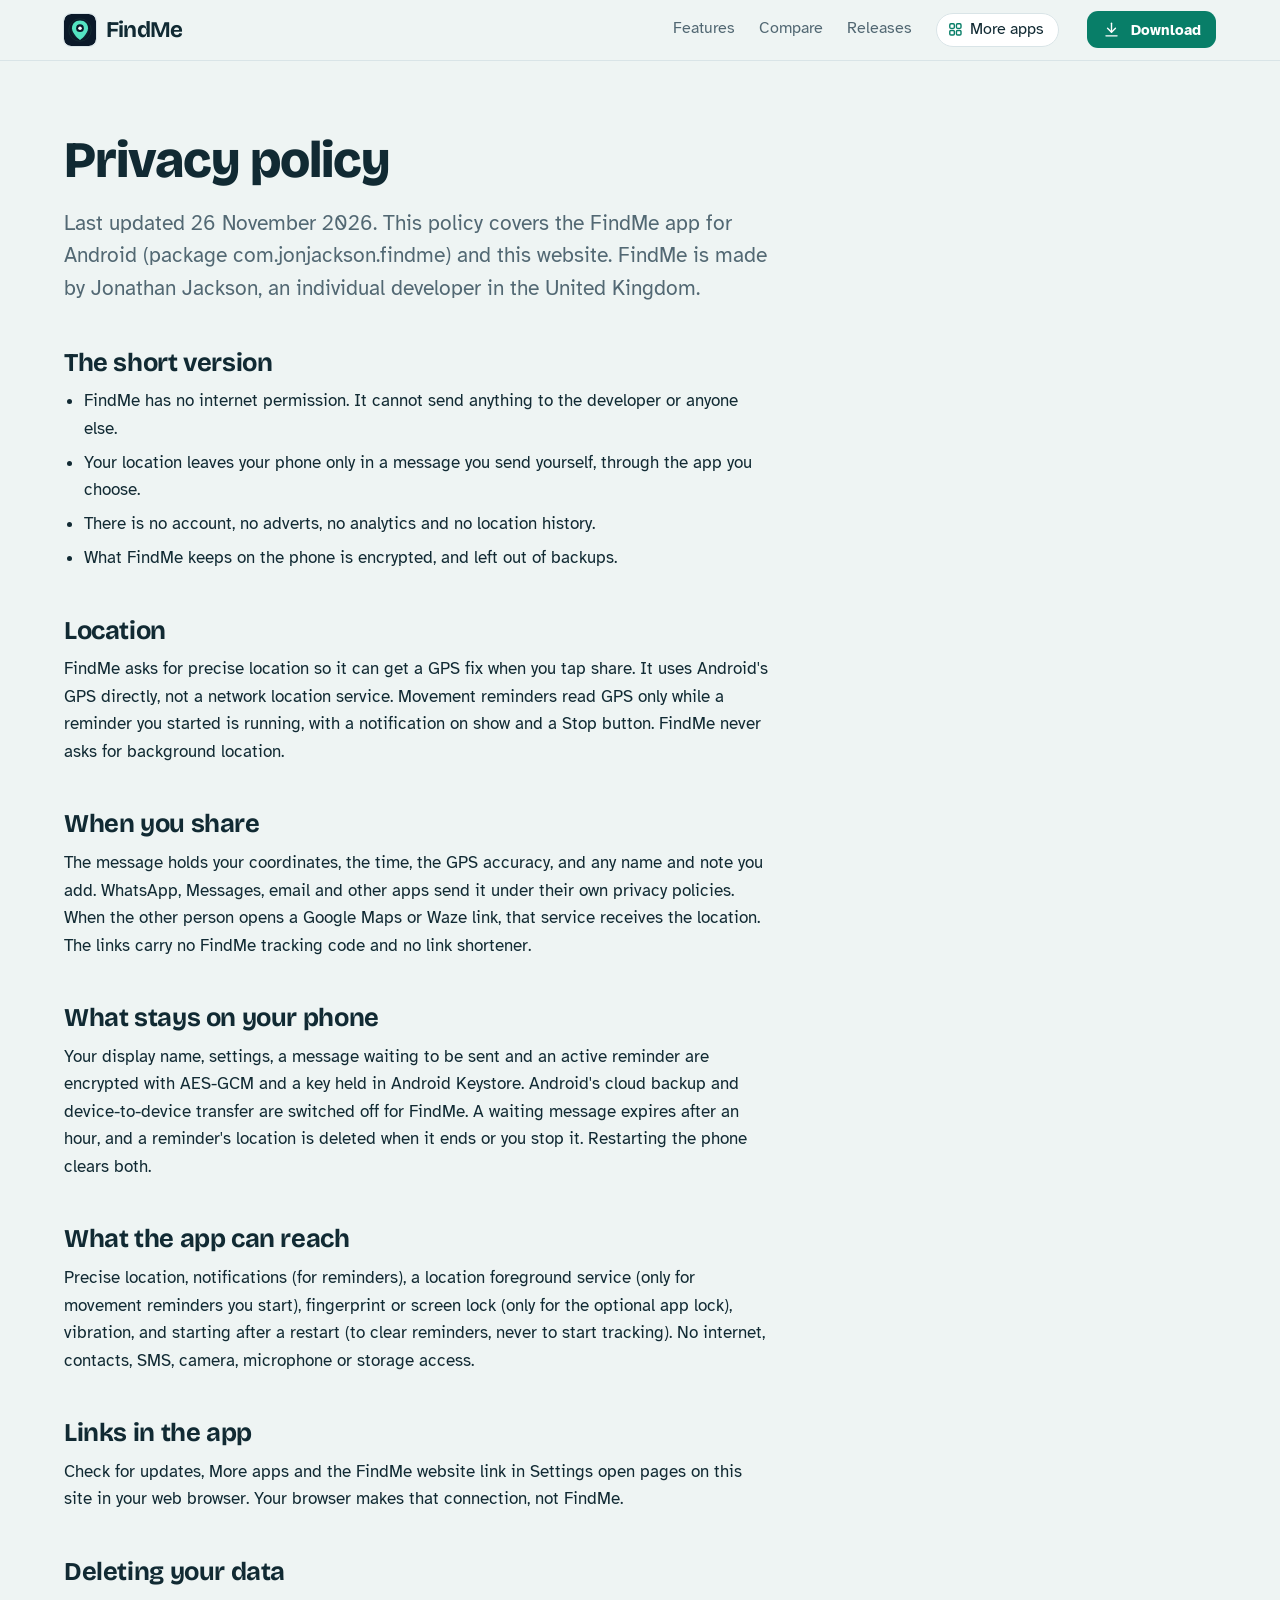
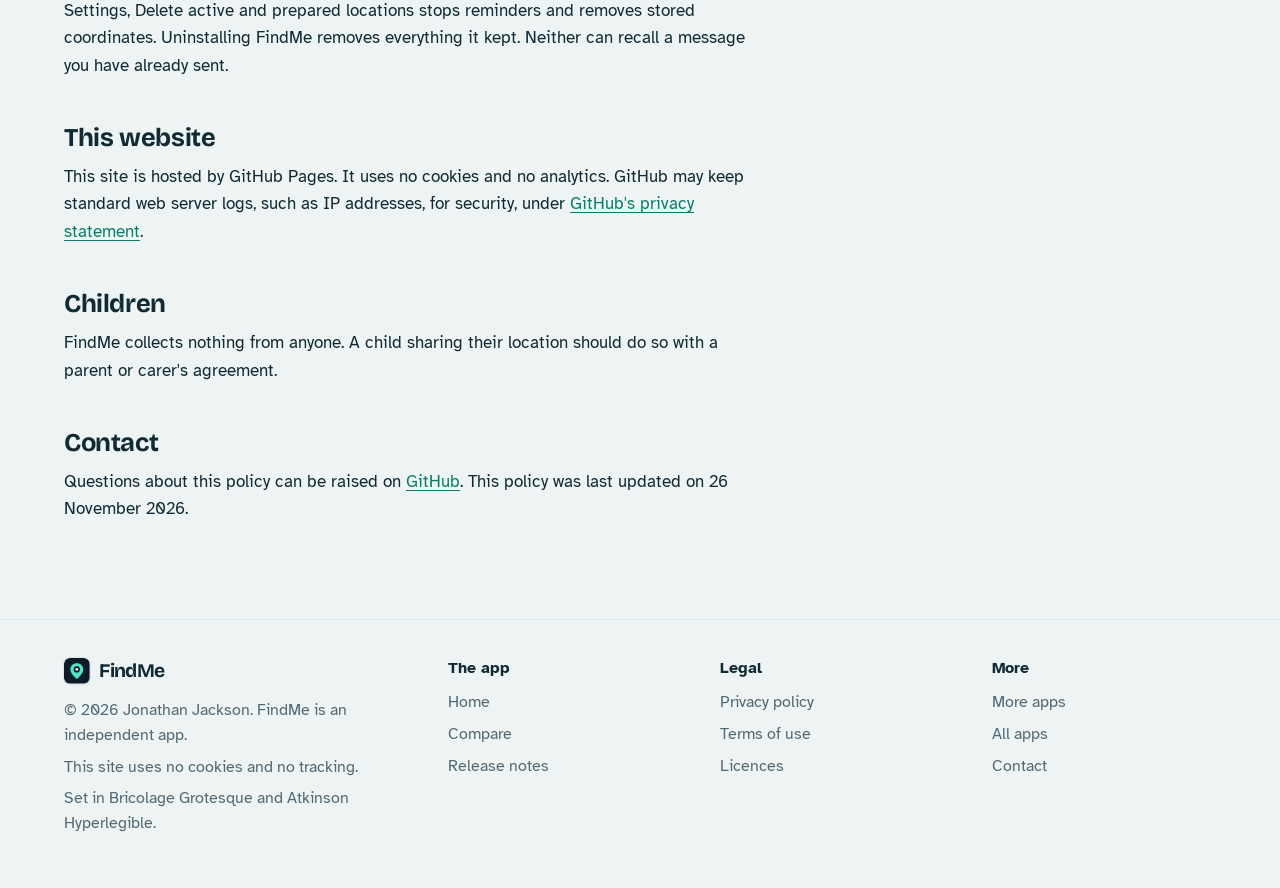
<file: privacy.html>
<!DOCTYPE html>
<html lang="en-GB">
<head>
<meta charset="utf-8">
<meta name="viewport" content="width=device-width, initial-scale=1">
<title>FindMe privacy policy</title>
<meta name="description" content="What FindMe does with your information: in short, it stays on your phone.">
<meta name="author" content="Jonathan Jackson">
<link rel="canonical" href="https://customgpter.github.io/findme/privacy.html">
<meta name="theme-color" content="#eef4f3" media="(prefers-color-scheme: light)">
<meta name="theme-color" content="#091421" media="(prefers-color-scheme: dark)">
<meta property="og:type" content="website">
<meta property="og:site_name" content="FindMe">
<meta property="og:title" content="FindMe privacy policy">
<meta property="og:description" content="What FindMe does with your information: in short, it stays on your phone.">
<meta property="og:url" content="https://customgpter.github.io/findme/privacy.html">
<meta property="og:image" content="https://customgpter.github.io/findme/assets/og.png">
<meta property="og:image:width" content="1200">
<meta property="og:image:height" content="630">
<meta property="og:image:alt" content="FindMe&#x27;s home screen: a teal map pin over the words Your location. Your choice.">
<meta property="og:locale" content="en_GB">
<meta name="twitter:card" content="summary_large_image">
<link rel="icon" href="./assets/favicon.svg" type="image/svg+xml">
<link rel="apple-touch-icon" href="./assets/apple-touch-icon.png">
<link rel="preload" href="./assets/fonts/bricolage-grotesque-latin.woff2" as="font" type="font/woff2" crossorigin>
<link rel="preload" href="./assets/fonts/atkinson-hyperlegible-latin-400-normal.woff2" as="font" type="font/woff2" crossorigin>
<link rel="stylesheet" href="./assets/site.css?v=1">
<link rel="stylesheet" href="./assets/house.css?v=1">
<link rel="stylesheet" href="./assets/apps-list.css?v=1">
<script src="./assets/apps-list.js?v=1" defer></script>
</head>
<body>
<a class="skip" href="#main">Skip to content</a>
<header class="masthead">
<div class="wrap">
<a class="brand" href="./" aria-label="FindMe home"><svg viewBox="0 0 108 108" aria-hidden="true"><rect width="108" height="108" rx="24" fill="#0B1929"/><path fill="none" stroke="#20483F" stroke-width="1.2" d="M16,54a38,38 0,1 0,76 0a38,38 0,1 0,-76 0M26,54a28,28 0,1 0,56 0a28,28 0,1 0,-56 0"/><path fill="#54E4C2" d="M54,22c-16,0 -27,11 -27,26c0,20 27,40 27,40s27,-20 27,-40c0,-15 -11,-26 -27,-26z"/><path fill="#0B1929" d="M54,35a13,13 0,1 1,0 26a13,13 0,1 1,0 -26"/><path fill="#FFFFFF" d="M54,42a6,6 0,1 1,0 12a6,6 0,1 1,0 -12"/></svg><span>FindMe</span></a>
<nav aria-label="Main"><ul><li><a href="./#features">Features</a></li><li><a href="./compare.html">Compare</a></li><li><a href="./releases.html">Releases</a></li><li><a class="more-apps" href="./more-apps.html"><svg class="ico" viewBox="0 0 24 24" aria-hidden="true"><rect x="4" y="4" width="6.5" height="6.5" rx="1.6"/><rect x="13.5" y="4" width="6.5" height="6.5" rx="1.6"/><rect x="4" y="13.5" width="6.5" height="6.5" rx="1.6"/><rect x="13.5" y="13.5" width="6.5" height="6.5" rx="1.6"/></svg>More apps</a></li></ul></nav>
<a class="button small" href="https://github.com/CustomGPTer/findme/releases/latest/download/FindMe.apk"><svg class="ico" viewBox="0 0 24 24" aria-hidden="true"><path d="M12 4v11"/><path d="M7 10.5l5 5 5-5"/><path d="M5 20h14"/></svg>Download</a>
</div>
</header>
<main id="main" class="doc">
<div class="wrap">
<div class="measure">
<h1>Privacy policy</h1>
<p class="lede">Last updated 26 November 2026. This policy covers the FindMe app for Android (package com.jonjackson.findme) and this website. FindMe is made by Jonathan Jackson, an individual developer in the United Kingdom.</p>
<h2 id="short">The short version</h2><ul>
<li>FindMe has no internet permission. It cannot send anything to the developer or anyone else.</li>
<li>Your location leaves your phone only in a message you send yourself, through the app you choose.</li>
<li>There is no account, no adverts, no analytics and no location history.</li>
<li>What FindMe keeps on the phone is encrypted, and left out of backups.</li>
</ul><h2 id="location">Location</h2><p>FindMe asks for precise location so it can get a GPS fix when you tap share. It uses Android's GPS directly, not a network location service. Movement reminders read GPS only while a reminder you started is running, with a notification on show and a Stop button. FindMe never asks for background location.</p><h2 id="sharing">When you share</h2><p>The message holds your coordinates, the time, the GPS accuracy, and any name and note you add. WhatsApp, Messages, email and other apps send it under their own privacy policies. When the other person opens a Google Maps or Waze link, that service receives the location. The links carry no FindMe tracking code and no link shortener.</p><h2 id="kept">What stays on your phone</h2><p>Your display name, settings, a message waiting to be sent and an active reminder are encrypted with AES-GCM and a key held in Android Keystore. Android's cloud backup and device-to-device transfer are switched off for FindMe. A waiting message expires after an hour, and a reminder's location is deleted when it ends or you stop it. Restarting the phone clears both.</p><h2 id="permissions">What the app can reach</h2><p>Precise location, notifications (for reminders), a location foreground service (only for movement reminders you start), fingerprint or screen lock (only for the optional app lock), vibration, and starting after a restart (to clear reminders, never to start tracking). No internet, contacts, SMS, camera, microphone or storage access.</p><h2 id="links">Links in the app</h2><p>Check for updates, More apps and the FindMe website link in Settings open pages on this site in your web browser. Your browser makes that connection, not FindMe.</p><h2 id="deleting">Deleting your data</h2><p>Settings, Delete active and prepared locations stops reminders and removes stored coordinates. Uninstalling FindMe removes everything it kept. Neither can recall a message you have already sent.</p><h2 id="website">This website</h2><p>This site is hosted by GitHub Pages. It uses no cookies and no analytics. GitHub may keep standard web server logs, such as IP addresses, for security, under <a href="https://docs.github.com/en/site-policy/privacy-policies/github-general-privacy-statement">GitHub's privacy statement</a>.</p><h2 id="children">Children</h2><p>FindMe collects nothing from anyone. A child sharing their location should do so with a parent or carer's agreement.</p>
<h2 id="contact">Contact</h2>
<p>Questions about this policy can be raised on <a href="https://github.com/CustomGPTer/findme/issues">GitHub</a>. This policy was last updated on 26 November 2026.</p>
</div>
</div>
</main>
<footer class="colophon">
<div class="wrap">
<div>
<a class="brand" href="./" aria-label="FindMe home"><svg viewBox="0 0 108 108" aria-hidden="true"><rect width="108" height="108" rx="24" fill="#0B1929"/><path fill="none" stroke="#20483F" stroke-width="1.2" d="M16,54a38,38 0,1 0,76 0a38,38 0,1 0,-76 0M26,54a28,28 0,1 0,56 0a28,28 0,1 0,-56 0"/><path fill="#54E4C2" d="M54,22c-16,0 -27,11 -27,26c0,20 27,40 27,40s27,-20 27,-40c0,-15 -11,-26 -27,-26z"/><path fill="#0B1929" d="M54,35a13,13 0,1 1,0 26a13,13 0,1 1,0 -26"/><path fill="#FFFFFF" d="M54,42a6,6 0,1 1,0 12a6,6 0,1 1,0 -12"/></svg><span>FindMe</span></a>
<p>&copy; 2026 Jonathan Jackson. FindMe is an independent app.</p>
<p>This site uses no cookies and no tracking.</p>
<p>Set in Bricolage Grotesque and Atkinson Hyperlegible.</p>
</div>
<nav aria-label="The app"><h2>The app</h2><ul>
<li><a href="./">Home</a></li>
<li><a href="./compare.html">Compare</a></li>
<li><a href="./releases.html">Release notes</a></li>

</ul></nav>
<nav aria-label="Legal"><h2>Legal</h2><ul>
<li><a href="./privacy.html">Privacy policy</a></li>
<li><a href="./terms.html">Terms of use</a></li>
<li><a href="./licences.html">Licences</a></li>
</ul></nav>
<nav aria-label="More"><h2>More</h2><ul>
<li><a href="./more-apps.html">More apps</a></li>
<li><a href="https://customgpter.github.io/">All apps</a></li>
<li><a href="https://github.com/CustomGPTer/findme/issues">Contact</a></li>
</ul></nav>
</div>
</footer>
</body>
</html>
</file>
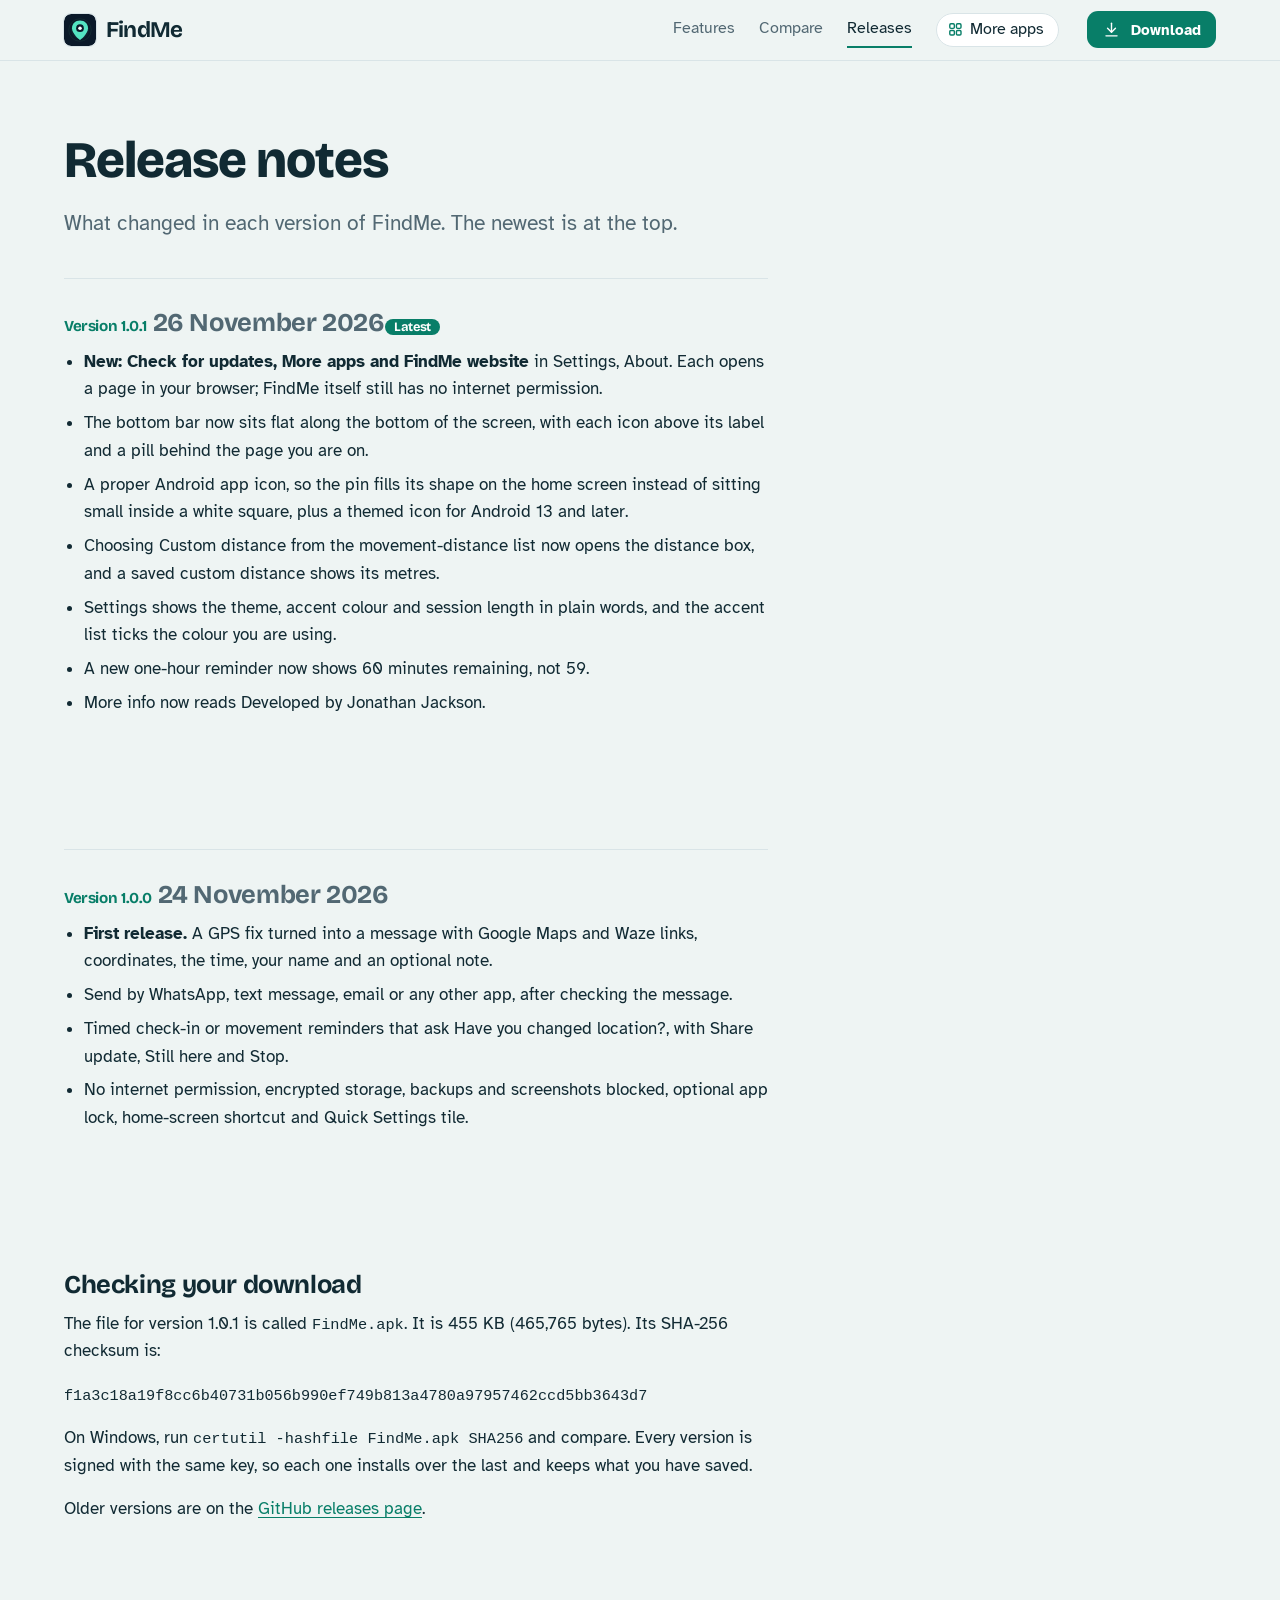
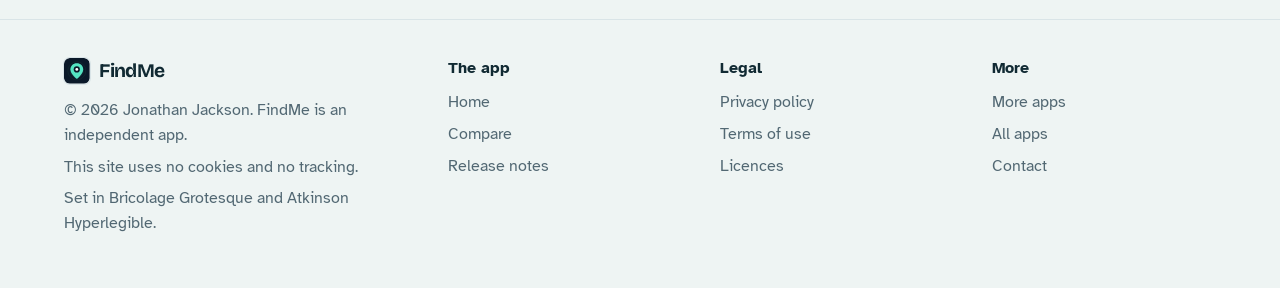
<file: releases.html>
<!DOCTYPE html>
<html lang="en-GB">
<head>
<meta charset="utf-8">
<meta name="viewport" content="width=device-width, initial-scale=1">
<title>FindMe release notes</title>
<meta name="description" content="What changed in each version of FindMe, with the file size and checksum to check your download.">
<meta name="author" content="Jonathan Jackson">
<link rel="canonical" href="https://customgpter.github.io/findme/releases.html">
<meta name="theme-color" content="#eef4f3" media="(prefers-color-scheme: light)">
<meta name="theme-color" content="#091421" media="(prefers-color-scheme: dark)">
<meta property="og:type" content="website">
<meta property="og:site_name" content="FindMe">
<meta property="og:title" content="FindMe release notes">
<meta property="og:description" content="What changed in each version of FindMe, with the file size and checksum to check your download.">
<meta property="og:url" content="https://customgpter.github.io/findme/releases.html">
<meta property="og:image" content="https://customgpter.github.io/findme/assets/og.png">
<meta property="og:image:width" content="1200">
<meta property="og:image:height" content="630">
<meta property="og:image:alt" content="FindMe&#x27;s home screen: a teal map pin over the words Your location. Your choice.">
<meta property="og:locale" content="en_GB">
<meta name="twitter:card" content="summary_large_image">
<link rel="icon" href="./assets/favicon.svg" type="image/svg+xml">
<link rel="apple-touch-icon" href="./assets/apple-touch-icon.png">
<link rel="preload" href="./assets/fonts/bricolage-grotesque-latin.woff2" as="font" type="font/woff2" crossorigin>
<link rel="preload" href="./assets/fonts/atkinson-hyperlegible-latin-400-normal.woff2" as="font" type="font/woff2" crossorigin>
<link rel="stylesheet" href="./assets/site.css?v=1">
<link rel="stylesheet" href="./assets/house.css?v=1">
<link rel="stylesheet" href="./assets/apps-list.css?v=1">
<script src="./assets/apps-list.js?v=1" defer></script>
</head>
<body>
<a class="skip" href="#main">Skip to content</a>
<header class="masthead">
<div class="wrap">
<a class="brand" href="./" aria-label="FindMe home"><svg viewBox="0 0 108 108" aria-hidden="true"><rect width="108" height="108" rx="24" fill="#0B1929"/><path fill="none" stroke="#20483F" stroke-width="1.2" d="M16,54a38,38 0,1 0,76 0a38,38 0,1 0,-76 0M26,54a28,28 0,1 0,56 0a28,28 0,1 0,-56 0"/><path fill="#54E4C2" d="M54,22c-16,0 -27,11 -27,26c0,20 27,40 27,40s27,-20 27,-40c0,-15 -11,-26 -27,-26z"/><path fill="#0B1929" d="M54,35a13,13 0,1 1,0 26a13,13 0,1 1,0 -26"/><path fill="#FFFFFF" d="M54,42a6,6 0,1 1,0 12a6,6 0,1 1,0 -12"/></svg><span>FindMe</span></a>
<nav aria-label="Main"><ul><li><a href="./#features">Features</a></li><li><a href="./compare.html">Compare</a></li><li><a href="./releases.html" aria-current="page">Releases</a></li><li><a class="more-apps" href="./more-apps.html"><svg class="ico" viewBox="0 0 24 24" aria-hidden="true"><rect x="4" y="4" width="6.5" height="6.5" rx="1.6"/><rect x="13.5" y="4" width="6.5" height="6.5" rx="1.6"/><rect x="4" y="13.5" width="6.5" height="6.5" rx="1.6"/><rect x="13.5" y="13.5" width="6.5" height="6.5" rx="1.6"/></svg>More apps</a></li></ul></nav>
<a class="button small" href="https://github.com/CustomGPTer/findme/releases/latest/download/FindMe.apk"><svg class="ico" viewBox="0 0 24 24" aria-hidden="true"><path d="M12 4v11"/><path d="M7 10.5l5 5 5-5"/><path d="M5 20h14"/></svg>Download</a>
</div>
</header>
<main id="main" class="doc">
<div class="wrap">
<div class="measure">
<h1>Release notes</h1>
<p class="lede">What changed in each version of FindMe. The newest is at the top.</p>
<section class="release" id="v1.0.1"><h2><span class="ver">Version 1.0.1</span> <span class="when">26 November 2026</span><span class="tag">Latest</span></h2><ul><li><b>New: Check for updates, More apps and FindMe website</b> in Settings, About. Each opens a page in your browser; FindMe itself still has no internet permission.</li><li>The bottom bar now sits flat along the bottom of the screen, with each icon above its label and a pill behind the page you are on.</li><li>A proper Android app icon, so the pin fills its shape on the home screen instead of sitting small inside a white square, plus a themed icon for Android 13 and later.</li><li>Choosing Custom distance from the movement-distance list now opens the distance box, and a saved custom distance shows its metres.</li><li>Settings shows the theme, accent colour and session length in plain words, and the accent list ticks the colour you are using.</li><li>A new one-hour reminder now shows 60 minutes remaining, not 59.</li><li>More info now reads Developed by Jonathan Jackson.</li></ul></section>
<section class="release" id="v1.0.0"><h2><span class="ver">Version 1.0.0</span> <span class="when">24 November 2026</span></h2><ul><li><b>First release.</b> A GPS fix turned into a message with Google Maps and Waze links, coordinates, the time, your name and an optional note.</li><li>Send by WhatsApp, text message, email or any other app, after checking the message.</li><li>Timed check-in or movement reminders that ask Have you changed location?, with Share update, Still here and Stop.</li><li>No internet permission, encrypted storage, backups and screenshots blocked, optional app lock, home-screen shortcut and Quick Settings tile.</li></ul></section>
<h2 id="checking">Checking your download</h2>
<p>The file for version 1.0.1 is called <code>FindMe.apk</code>. It is 455 KB (465,765 bytes). Its SHA-256 checksum is:</p>
<p><code class="sum">f1a3c18a19f8cc6b40731b056b990ef749b813a4780a97957462ccd5bb3643d7</code></p>
<p>On Windows, run <code>certutil -hashfile FindMe.apk SHA256</code> and compare. Every version is signed with the same key, so each one installs over the last and keeps what you have saved.</p>
<p>Older versions are on the <a href="https://github.com/CustomGPTer/findme/releases">GitHub releases page</a>.</p>
</div>
</div>
</main>
<footer class="colophon">
<div class="wrap">
<div>
<a class="brand" href="./" aria-label="FindMe home"><svg viewBox="0 0 108 108" aria-hidden="true"><rect width="108" height="108" rx="24" fill="#0B1929"/><path fill="none" stroke="#20483F" stroke-width="1.2" d="M16,54a38,38 0,1 0,76 0a38,38 0,1 0,-76 0M26,54a28,28 0,1 0,56 0a28,28 0,1 0,-56 0"/><path fill="#54E4C2" d="M54,22c-16,0 -27,11 -27,26c0,20 27,40 27,40s27,-20 27,-40c0,-15 -11,-26 -27,-26z"/><path fill="#0B1929" d="M54,35a13,13 0,1 1,0 26a13,13 0,1 1,0 -26"/><path fill="#FFFFFF" d="M54,42a6,6 0,1 1,0 12a6,6 0,1 1,0 -12"/></svg><span>FindMe</span></a>
<p>&copy; 2026 Jonathan Jackson. FindMe is an independent app.</p>
<p>This site uses no cookies and no tracking.</p>
<p>Set in Bricolage Grotesque and Atkinson Hyperlegible.</p>
</div>
<nav aria-label="The app"><h2>The app</h2><ul>
<li><a href="./">Home</a></li>
<li><a href="./compare.html">Compare</a></li>
<li><a href="./releases.html">Release notes</a></li>

</ul></nav>
<nav aria-label="Legal"><h2>Legal</h2><ul>
<li><a href="./privacy.html">Privacy policy</a></li>
<li><a href="./terms.html">Terms of use</a></li>
<li><a href="./licences.html">Licences</a></li>
</ul></nav>
<nav aria-label="More"><h2>More</h2><ul>
<li><a href="./more-apps.html">More apps</a></li>
<li><a href="https://customgpter.github.io/">All apps</a></li>
<li><a href="https://github.com/CustomGPTer/findme/issues">Contact</a></li>
</ul></nav>
</div>
</footer>
</body>
</html>
</file>
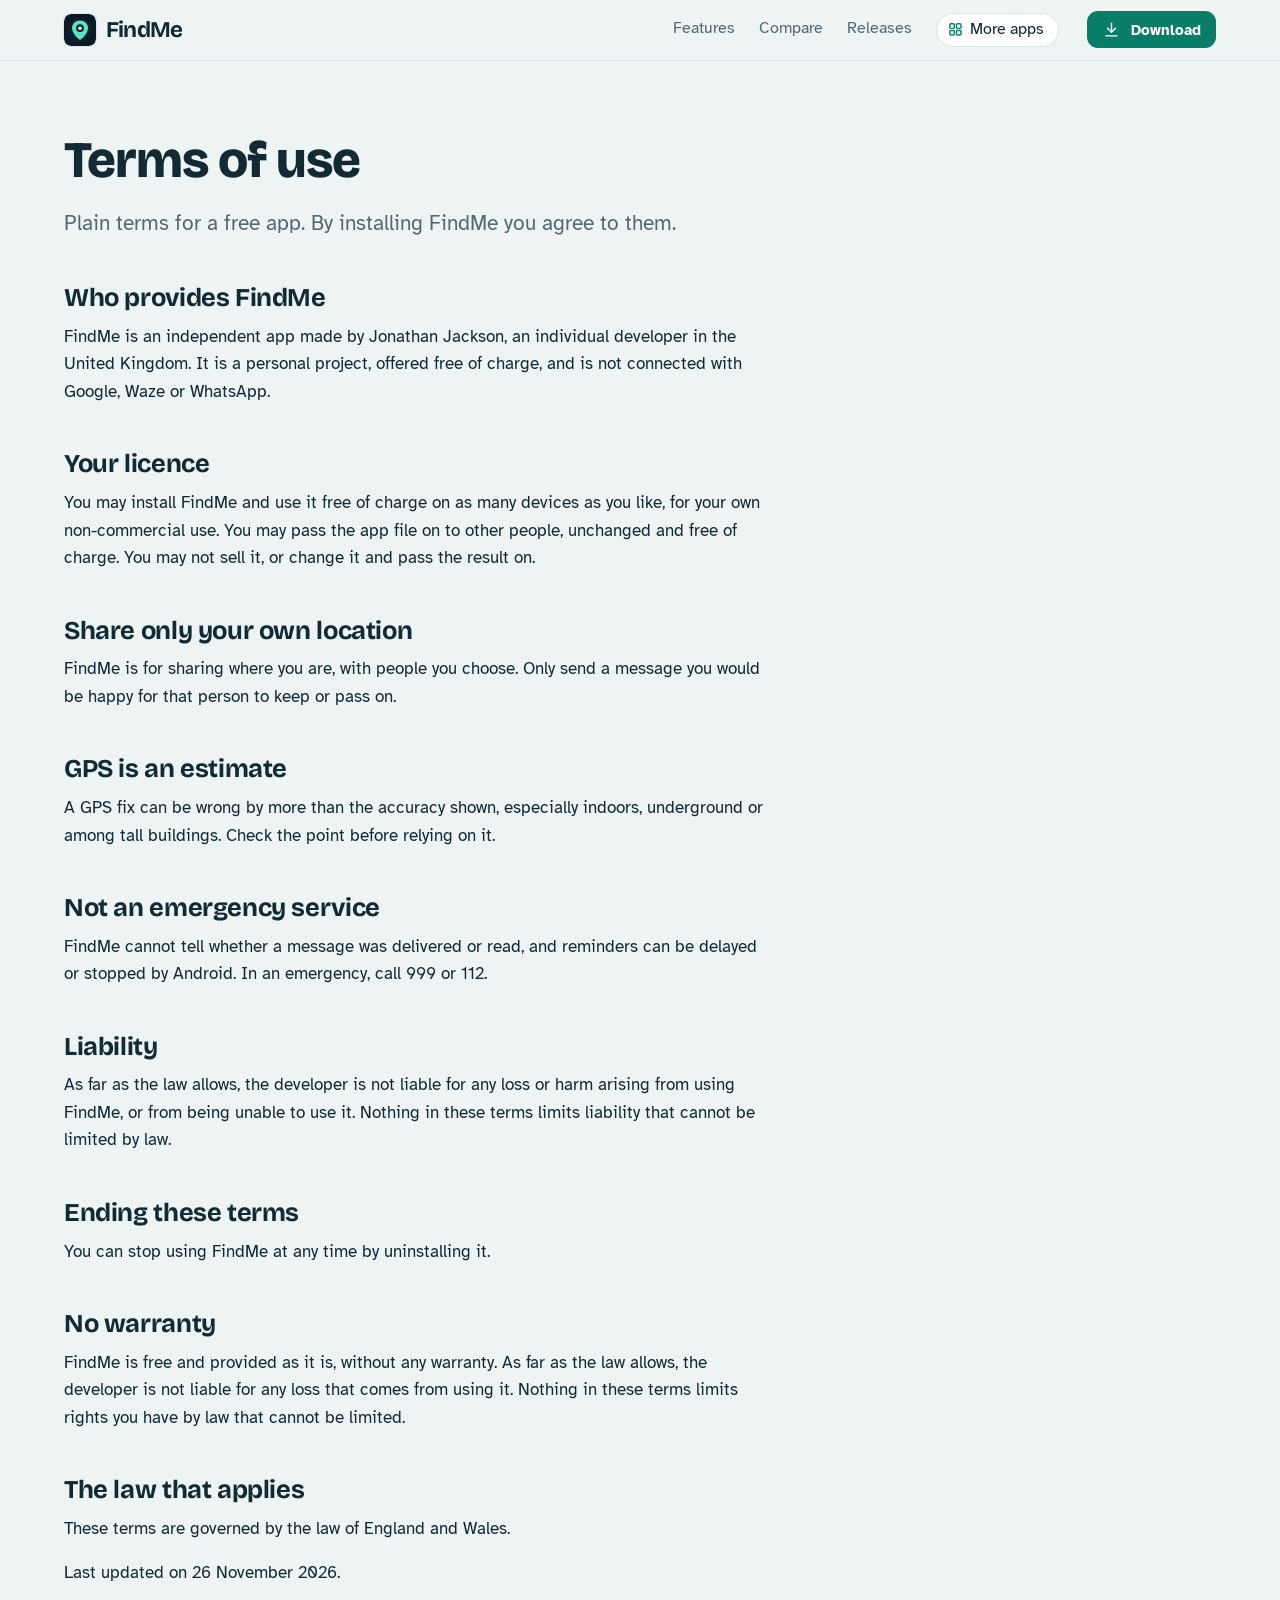
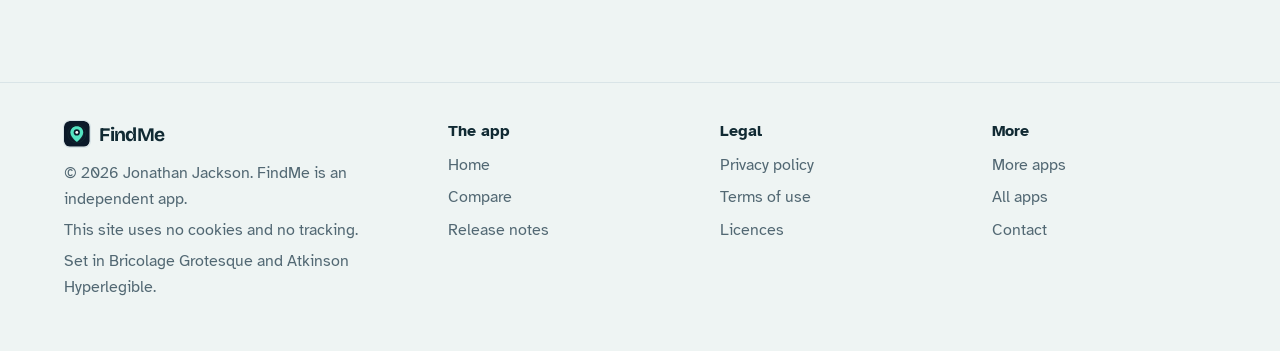
<file: terms.html>
<!DOCTYPE html>
<html lang="en-GB">
<head>
<meta charset="utf-8">
<meta name="viewport" content="width=device-width, initial-scale=1">
<title>FindMe terms of use</title>
<meta name="description" content="The terms for using FindMe.">
<meta name="author" content="Jonathan Jackson">
<link rel="canonical" href="https://customgpter.github.io/findme/terms.html">
<meta name="theme-color" content="#eef4f3" media="(prefers-color-scheme: light)">
<meta name="theme-color" content="#091421" media="(prefers-color-scheme: dark)">
<meta property="og:type" content="website">
<meta property="og:site_name" content="FindMe">
<meta property="og:title" content="FindMe terms of use">
<meta property="og:description" content="The terms for using FindMe.">
<meta property="og:url" content="https://customgpter.github.io/findme/terms.html">
<meta property="og:image" content="https://customgpter.github.io/findme/assets/og.png">
<meta property="og:image:width" content="1200">
<meta property="og:image:height" content="630">
<meta property="og:image:alt" content="FindMe&#x27;s home screen: a teal map pin over the words Your location. Your choice.">
<meta property="og:locale" content="en_GB">
<meta name="twitter:card" content="summary_large_image">
<link rel="icon" href="./assets/favicon.svg" type="image/svg+xml">
<link rel="apple-touch-icon" href="./assets/apple-touch-icon.png">
<link rel="preload" href="./assets/fonts/bricolage-grotesque-latin.woff2" as="font" type="font/woff2" crossorigin>
<link rel="preload" href="./assets/fonts/atkinson-hyperlegible-latin-400-normal.woff2" as="font" type="font/woff2" crossorigin>
<link rel="stylesheet" href="./assets/site.css?v=1">
<link rel="stylesheet" href="./assets/house.css?v=1">
<link rel="stylesheet" href="./assets/apps-list.css?v=1">
<script src="./assets/apps-list.js?v=1" defer></script>
</head>
<body>
<a class="skip" href="#main">Skip to content</a>
<header class="masthead">
<div class="wrap">
<a class="brand" href="./" aria-label="FindMe home"><svg viewBox="0 0 108 108" aria-hidden="true"><rect width="108" height="108" rx="24" fill="#0B1929"/><path fill="none" stroke="#20483F" stroke-width="1.2" d="M16,54a38,38 0,1 0,76 0a38,38 0,1 0,-76 0M26,54a28,28 0,1 0,56 0a28,28 0,1 0,-56 0"/><path fill="#54E4C2" d="M54,22c-16,0 -27,11 -27,26c0,20 27,40 27,40s27,-20 27,-40c0,-15 -11,-26 -27,-26z"/><path fill="#0B1929" d="M54,35a13,13 0,1 1,0 26a13,13 0,1 1,0 -26"/><path fill="#FFFFFF" d="M54,42a6,6 0,1 1,0 12a6,6 0,1 1,0 -12"/></svg><span>FindMe</span></a>
<nav aria-label="Main"><ul><li><a href="./#features">Features</a></li><li><a href="./compare.html">Compare</a></li><li><a href="./releases.html">Releases</a></li><li><a class="more-apps" href="./more-apps.html"><svg class="ico" viewBox="0 0 24 24" aria-hidden="true"><rect x="4" y="4" width="6.5" height="6.5" rx="1.6"/><rect x="13.5" y="4" width="6.5" height="6.5" rx="1.6"/><rect x="4" y="13.5" width="6.5" height="6.5" rx="1.6"/><rect x="13.5" y="13.5" width="6.5" height="6.5" rx="1.6"/></svg>More apps</a></li></ul></nav>
<a class="button small" href="https://github.com/CustomGPTer/findme/releases/latest/download/FindMe.apk"><svg class="ico" viewBox="0 0 24 24" aria-hidden="true"><path d="M12 4v11"/><path d="M7 10.5l5 5 5-5"/><path d="M5 20h14"/></svg>Download</a>
</div>
</header>
<main id="main" class="doc">
<div class="wrap">
<div class="measure">
<h1>Terms of use</h1>
<p class="lede">Plain terms for a free app. By installing FindMe you agree to them.</p>
<h2 id="who">Who provides FindMe</h2><p>FindMe is an independent app made by Jonathan Jackson, an individual developer in the United Kingdom. It is a personal project, offered free of charge, and is not connected with Google, Waze or WhatsApp.</p><h2 id="licence">Your licence</h2><p>You may install FindMe and use it free of charge on as many devices as you like, for your own non-commercial use. You may pass the app file on to other people, unchanged and free of charge. You may not sell it, or change it and pass the result on.</p><h2 id="share">Share only your own location</h2><p>FindMe is for sharing where you are, with people you choose. Only send a message you would be happy for that person to keep or pass on.</p><h2 id="accuracy">GPS is an estimate</h2><p>A GPS fix can be wrong by more than the accuracy shown, especially indoors, underground or among tall buildings. Check the point before relying on it.</p><h2 id="emergency">Not an emergency service</h2><p>FindMe cannot tell whether a message was delivered or read, and reminders can be delayed or stopped by Android. In an emergency, call 999 or 112.</p><h2 id="liability">Liability</h2><p>As far as the law allows, the developer is not liable for any loss or harm arising from using FindMe, or from being unable to use it. Nothing in these terms limits liability that cannot be limited by law.</p><h2 id="ending">Ending these terms</h2><p>You can stop using FindMe at any time by uninstalling it.</p>
<h2 id="no-warranty">No warranty</h2>
<p>FindMe is free and provided as it is, without any warranty. As far as the law allows, the developer is not liable for any loss that comes from using it. Nothing in these terms limits rights you have by law that cannot be limited.</p>
<h2 id="governing">The law that applies</h2>
<p>These terms are governed by the law of England and Wales.</p>
<p>Last updated on 26 November 2026.</p>
</div>
</div>
</main>
<footer class="colophon">
<div class="wrap">
<div>
<a class="brand" href="./" aria-label="FindMe home"><svg viewBox="0 0 108 108" aria-hidden="true"><rect width="108" height="108" rx="24" fill="#0B1929"/><path fill="none" stroke="#20483F" stroke-width="1.2" d="M16,54a38,38 0,1 0,76 0a38,38 0,1 0,-76 0M26,54a28,28 0,1 0,56 0a28,28 0,1 0,-56 0"/><path fill="#54E4C2" d="M54,22c-16,0 -27,11 -27,26c0,20 27,40 27,40s27,-20 27,-40c0,-15 -11,-26 -27,-26z"/><path fill="#0B1929" d="M54,35a13,13 0,1 1,0 26a13,13 0,1 1,0 -26"/><path fill="#FFFFFF" d="M54,42a6,6 0,1 1,0 12a6,6 0,1 1,0 -12"/></svg><span>FindMe</span></a>
<p>&copy; 2026 Jonathan Jackson. FindMe is an independent app.</p>
<p>This site uses no cookies and no tracking.</p>
<p>Set in Bricolage Grotesque and Atkinson Hyperlegible.</p>
</div>
<nav aria-label="The app"><h2>The app</h2><ul>
<li><a href="./">Home</a></li>
<li><a href="./compare.html">Compare</a></li>
<li><a href="./releases.html">Release notes</a></li>

</ul></nav>
<nav aria-label="Legal"><h2>Legal</h2><ul>
<li><a href="./privacy.html">Privacy policy</a></li>
<li><a href="./terms.html">Terms of use</a></li>
<li><a href="./licences.html">Licences</a></li>
</ul></nav>
<nav aria-label="More"><h2>More</h2><ul>
<li><a href="./more-apps.html">More apps</a></li>
<li><a href="https://customgpter.github.io/">All apps</a></li>
<li><a href="https://github.com/CustomGPTer/findme/issues">Contact</a></li>
</ul></nav>
</div>
</footer>
</body>
</html>
</file>
<file: assets/site.css>
@font-face{font-family:"Bricolage Grotesque";src:url("fonts/bricolage-grotesque-latin.woff2") format("woff2");font-weight:200 800;font-style:normal;font-display:swap}
@font-face{font-family:"Atkinson Hyperlegible";src:url("fonts/atkinson-hyperlegible-latin-400-normal.woff2") format("woff2");font-weight:400;font-style:normal;font-display:swap}
@font-face{font-family:"Atkinson Hyperlegible";src:url("fonts/atkinson-hyperlegible-latin-700-normal.woff2") format("woff2");font-weight:700;font-style:normal;font-display:swap}

/* Daylight page, night-time camera. The lamp colour is kept for the one thing to press and for what the camera has seen. */
:root{
  --page:#f2f5f9; --panel:#ffffff; --raised:#e8edf3; --ink:#0d1a2b; --soft:#465468; --rule:#d2dae4;
  --accent:#0a6a55; --accent-ink:#ffffff; --warn:#8a5200; --rec:#d3302f;
  --lamp:#ffb347; --lamp-ink:#231400; --lamp-text:#8a5200;
  --night:#09111e; --night-2:#111d30; --night-3:#1a2a43; --night-ink:#eaf0f8; --night-soft:#9fb0c7; --night-rule:#24364f; --iris:#55d6ab;
  --display:"Bricolage Grotesque","Atkinson Hyperlegible",system-ui,sans-serif;
  --sans:"Atkinson Hyperlegible",system-ui,-apple-system,"Segoe UI",Roboto,sans-serif;
  --mono:ui-monospace,SFMono-Regular,Menlo,Consolas,"Liberation Mono",monospace;
  color-scheme:light dark;
}
@media (prefers-color-scheme:dark){
  :root{--page:#0a111b; --panel:#111a27; --raised:#182434; --ink:#e9eef5; --soft:#a0aec0; --rule:#243247;
    --accent:#55d6ab; --accent-ink:#00281d; --warn:#ffb347; --rec:#ff6163; --lamp-text:#ffb347}
}

*,*::before,*::after{box-sizing:border-box}
html{-webkit-text-size-adjust:100%;scroll-behavior:smooth;scroll-padding-top:5.5rem}
@media (prefers-reduced-motion:reduce){html{scroll-behavior:auto}}
body{margin:0;background:var(--page);color:var(--ink);font:400 1.0625rem/1.62 var(--sans);text-rendering:optimizeLegibility;-webkit-font-smoothing:antialiased}
img,svg{max-width:100%;display:block}
a{color:var(--accent);text-decoration-thickness:.07em;text-underline-offset:.2em}
a:hover{text-decoration-thickness:.13em}
:focus-visible{outline:3px solid var(--lamp);outline-offset:3px;border-radius:6px}
code{font:.9em/1 var(--mono);overflow-wrap:anywhere}
h1,h2,h3{font-family:var(--display);font-weight:700;letter-spacing:-.015em;line-height:1.08;margin:0;text-wrap:balance}
p{margin:0 0 1rem}
.skip{position:absolute;left:-999px;top:0;background:var(--ink);color:var(--page);padding:.6rem 1rem;z-index:30;border-radius:0 0 8px 0}
.skip:focus{left:0}
.sr{position:absolute;width:1px;height:1px;overflow:hidden;clip-path:inset(50%);white-space:nowrap}
.wrap{width:min(72rem,100% - 2.5rem);margin-inline:auto}
.measure{max-width:44rem}
.ico{width:1.25em;height:1.25em;flex:none;fill:none;stroke:currentColor;stroke-width:1.75;stroke-linecap:round;stroke-linejoin:round}

/* ---------- masthead */
.masthead{position:sticky;top:0;z-index:20;background:color-mix(in srgb,var(--page) 88%,transparent);-webkit-backdrop-filter:blur(14px) saturate(1.3);backdrop-filter:blur(14px) saturate(1.3);border-bottom:1px solid var(--rule)}
.masthead .wrap{display:flex;flex-wrap:wrap;align-items:center;gap:.35rem 1.75rem;padding-block:.7rem}
.brand{display:inline-flex;align-items:center;gap:.6rem;font:700 1.4rem/1 var(--display);letter-spacing:-.03em;color:var(--ink);text-decoration:none;margin-right:auto}
.brand svg{width:2rem;height:2rem;flex:none;border-radius:.5rem;box-shadow:0 0 0 1px var(--rule)}
.masthead nav ul{display:flex;flex-wrap:wrap;align-items:center;gap:.15rem 1.5rem;list-style:none;margin:0;padding:0;font-size:1rem;line-height:1.3}
.masthead nav a{display:inline-flex;align-items:center;gap:.4rem;color:var(--soft);text-decoration:none;padding-block:.45rem;border-bottom:2px solid transparent}
.masthead nav a:hover{color:var(--ink)}
.masthead nav a[aria-current="page"]{color:var(--ink);border-bottom-color:var(--lamp)}
.masthead nav a.more-apps{color:var(--ink);border:1px solid var(--rule);border-radius:999px;padding:.34rem .85rem .34rem .65rem;background:var(--panel)}
.masthead nav a.more-apps .ico{width:1.05em;height:1.05em;color:var(--accent);stroke-width:2}
.masthead nav a.more-apps:hover,.masthead nav a.more-apps[aria-current="page"]{border-color:var(--accent)}
.button{display:inline-flex;align-items:center;gap:.6rem;background:var(--lamp);color:var(--lamp-ink);font:700 1.08rem/1.2 var(--sans);text-decoration:none;padding:.95rem 1.5rem;border-radius:14px;box-shadow:0 1px 0 rgba(255,255,255,.45) inset,0 12px 24px -14px rgba(138,82,0,.9)}
.button:hover{background:#ffc56e}
.button:active{transform:translateY(1px)}
.button.small{font-size:.95rem;padding:.55rem .95rem;border-radius:11px;box-shadow:none}
.button.quiet{background:none;box-shadow:none;border:1px solid var(--rule);color:var(--ink)}
.button.quiet:hover{border-color:var(--ink);background:none}
@media (max-width:52rem){
  .masthead nav{order:3;flex:1 0 100%}
  .masthead nav ul{gap:.1rem .85rem;font-size:.95rem}
  .masthead nav .wide{display:none}
}
@media (max-width:24rem){.masthead nav a.more-apps .ico{display:none}.masthead nav a.more-apps{padding-inline:.7rem}}

/* ---------- hero */
.hero{padding-block:clamp(2.2rem,6vw,4.75rem) clamp(2.5rem,6vw,4.5rem);overflow:hidden}
.hero-grid{display:grid;gap:clamp(2.25rem,5vw,4rem);align-items:center}
@media (min-width:62rem){.hero-grid{grid-template-columns:minmax(0,11fr) minmax(0,10fr)}}
.hero h1{font-size:clamp(2.6rem,6vw,4.25rem);font-weight:800;line-height:1;letter-spacing:-.022em;margin-bottom:1.5rem}
.lede{font-size:clamp(1.14rem,2vw,1.3rem);line-height:1.55;color:var(--soft);margin:0 0 1rem;max-width:34rem}
.get{display:flex;flex-wrap:wrap;align-items:center;gap:.9rem 1.5rem;margin:1.8rem 0 1.1rem}
.get .aside{font-weight:700;color:var(--ink)}
.facts{font-size:.98rem;line-height:1.5;color:var(--soft);margin:0 0 .5rem;max-width:36rem}
.pills{display:flex;flex-wrap:wrap;gap:.45rem;list-style:none;margin:0 0 1rem;padding:0;font-size:.95rem}
.pills li{border:1px solid var(--rule);border-radius:999px;padding:.22rem .8rem;background:var(--panel);color:var(--soft)}

/* the monitor: the camera's view, the day beneath it, and the alert it sends */
.monitor{position:relative;max-width:36rem;margin-inline:auto;width:100%;padding-bottom:3.1rem}
@media (min-width:62rem){.monitor{margin-inline:auto 0}}
.screen{position:relative;background:var(--night);border-radius:22px;padding:.6rem;box-shadow:0 0 0 1px var(--night-rule),0 30px 60px -30px rgba(9,17,30,.75)}
.cam{position:relative;border-radius:15px;overflow:hidden;aspect-ratio:16/10;background:#0b1626}
.cam svg{width:100%;height:100%}
.cam text{font:700 15px var(--sans);fill:#231400}
.hud{position:absolute;display:inline-flex;align-items:center;gap:.4rem;font:700 .76rem/1 var(--sans);color:var(--night-ink);background:rgba(6,12,22,.62);border-radius:999px;padding:.38rem .65rem;letter-spacing:.01em}
.hud i{width:.5rem;height:.5rem;border-radius:50%;background:var(--iris)}
.hud.watching{left:.7rem;top:.7rem}
.hud.rec{right:.7rem;top:.7rem}
.hud.rec i{background:#ff5a5c}
.hud.stamp{left:.7rem;bottom:.7rem;font:400 .74rem/1 var(--mono);border-radius:6px;color:#d5deea}
.hud.place{right:.7rem;bottom:.7rem;border-radius:6px;font-weight:400;color:#d5deea}
.day{padding:.85rem .55rem 2rem;color:var(--night-soft);font-size:.8rem;line-height:1.2}
.day-head{display:flex;justify-content:space-between;margin-bottom:.6rem}
.day-head b{color:var(--night-ink)}
.track{position:relative;height:1.5rem;border-radius:7px;background:repeating-linear-gradient(90deg,var(--night-3) 0 1px,transparent 1px calc(100% / 24)),var(--night-2);box-shadow:inset 0 0 0 1px var(--night-rule)}
.ev{position:absolute;top:3px;bottom:3px;width:max(5px,1.1%);border-radius:3px;background:var(--iris);left:var(--at)}
.ev.seen{background:var(--lamp)}
.now{position:absolute;top:-4px;bottom:-4px;left:var(--at);width:2px;background:var(--night-ink);border-radius:2px}
.hours{display:flex;justify-content:space-between;margin-top:.4rem;font-size:.72rem}
.alert{position:absolute;right:-.4rem;bottom:0;display:flex;align-items:center;gap:.75rem;width:min(19rem,88%);background:var(--panel);color:var(--ink);border:1px solid var(--rule);border-radius:16px;padding:.65rem .8rem;box-shadow:0 18px 36px -18px rgba(9,17,30,.55)}
.alert .thumb{flex:none;width:3.1rem;height:3.1rem;border-radius:10px;background:linear-gradient(160deg,#16263d,#0b1626);position:relative;overflow:hidden}
.alert .thumb::before{content:"";position:absolute;left:50%;bottom:0;width:38%;height:62%;translate:-50% 0;border-radius:40% 40% 0 0;background:#6f86a6}
.alert .thumb::after{content:"";position:absolute;left:50%;top:14%;width:26%;aspect-ratio:1;translate:-50% 0;border-radius:50%;background:#8ea4c2}
.alert b{display:block;font-size:.98rem;line-height:1.25}
.alert span{display:block;font-size:.86rem;color:var(--soft);line-height:1.3}
.alert .dot{flex:none;width:.6rem;height:.6rem;border-radius:50%;background:var(--lamp);margin-left:auto;box-shadow:0 0 0 4px color-mix(in srgb,var(--lamp) 25%,transparent)}
@media (max-width:26rem){.alert{right:0}}
@media (prefers-reduced-motion:no-preference){
  .cam .spill{animation:vg-in .9s ease-out .25s both}
  .cam .who{animation:vg-step .9s cubic-bezier(.2,.8,.25,1) .9s both}
  .cam .mark{animation:vg-lock .45s cubic-bezier(.3,1.4,.5,1) 1.7s both;transform-box:fill-box;transform-origin:center}
  .hud.rec{animation:vg-in .3s ease-out 2.05s both}
  .hud.rec i{animation:vg-blink 1.2s steps(2,jump-none) 2.3s 4}
  .ev.seen,.now{animation:vg-pop .4s cubic-bezier(.3,1.5,.5,1) 2.4s both}
  .alert{animation:vg-rise .6s cubic-bezier(.2,.8,.25,1) 2.9s both}
  @keyframes vg-in{from{opacity:0}to{opacity:1}}
  @keyframes vg-step{from{opacity:0;transform:translateX(18px)}to{opacity:1;transform:none}}
  @keyframes vg-lock{from{opacity:0;transform:scale(1.12)}to{opacity:1;transform:none}}
  @keyframes vg-blink{from{opacity:1}to{opacity:.25}}
  @keyframes vg-pop{from{opacity:0;transform:scaleY(.2)}to{opacity:1;transform:none}}
  @keyframes vg-rise{from{opacity:0;transform:translateY(14px)}to{opacity:1;transform:none}}
}

/* ---------- sections */
section{padding-block:clamp(3rem,7vw,5.5rem)}
section + section{border-top:1px solid var(--rule)}
h2{font-size:clamp(1.8rem,3.6vw,2.6rem);margin-bottom:.9rem}
h3{font:700 1.1rem/1.3 var(--sans);letter-spacing:0;margin:0 0 .3rem}
.intro{color:var(--soft);max-width:40rem;margin-bottom:2.2rem;font-size:1.1rem}

.promises{padding-block:0;border-block:1px solid var(--rule);background:var(--panel)}
.promises ul{list-style:none;margin:0;padding:0;display:grid;grid-template-columns:repeat(auto-fit,minmax(min(100%,14rem),1fr))}
.promises li{display:flex;gap:.8rem;align-items:flex-start;padding:1.4rem 1.5rem 1.4rem 0}
.promises .ico{width:1.6rem;height:1.6rem;color:var(--accent);margin-top:.1rem}
.promises b{display:block;line-height:1.3}
.promises span{color:var(--soft);font-size:.96rem;line-height:1.45;display:block}
.hero + .promises{border-top:1px solid var(--rule)}

.steps{list-style:none;counter-reset:s;margin:0;padding:0;display:grid;gap:1.25rem}
@media (min-width:52rem){.steps{grid-template-columns:repeat(3,minmax(0,1fr))}}
.steps li{counter-increment:s;background:var(--panel);border:1px solid var(--rule);border-radius:18px;padding:1.4rem 1.4rem 1.5rem}
.steps li::before{content:counter(s);display:grid;place-items:center;width:2rem;height:2rem;border-radius:50%;background:var(--ink);color:var(--page);font:700 1rem/1 var(--display);margin-bottom:1rem}
.steps p{margin:0;color:var(--soft)}

.notices{display:grid;gap:1.25rem}
@media (min-width:52rem){.notices{grid-template-columns:repeat(2,minmax(0,1fr))}}
.sense{background:var(--night);color:var(--night-ink);border-radius:20px;padding:1.5rem 1.5rem 1.6rem;box-shadow:0 0 0 1px var(--night-rule)}
.sense h3{font:700 1.35rem/1.2 var(--display);letter-spacing:-.02em;margin-bottom:.35rem}
.sense p{color:var(--night-soft);margin-bottom:1.1rem}
.chips{display:flex;flex-wrap:wrap;gap:.5rem;list-style:none;margin:0;padding:0}
.chips li{display:inline-flex;align-items:center;gap:.45rem;border:1px solid var(--night-rule);background:var(--night-2);border-radius:10px;padding:.42rem .75rem .42rem .6rem;font-size:.98rem;line-height:1.2}
.chips .ico{color:var(--lamp)}

.groups{display:grid;gap:0}
.group{display:grid;gap:.4rem 3rem;padding-block:1.6rem;border-top:1px solid var(--rule)}
.group:last-child{border-bottom:1px solid var(--rule)}
@media (min-width:56rem){.group{grid-template-columns:13rem minmax(0,1fr)}}
.group > h3{font:700 1.3rem/1.2 var(--display);letter-spacing:-.02em;color:var(--ink)}
.group dl{margin:0;display:grid;gap:1.1rem 2.5rem}
@media (min-width:40rem){.group dl{grid-template-columns:repeat(2,minmax(0,1fr))}}
.group dt{font-weight:700;line-height:1.35}
.group dd{margin:.2rem 0 0;color:var(--soft)}

.setups{display:grid;gap:1.25rem}
@media (min-width:52rem){.setups{grid-template-columns:repeat(2,minmax(0,1fr))}}
.setup{background:var(--panel);border:1px solid var(--rule);border-radius:20px;padding:1.5rem}
.setup h3{font:700 1.35rem/1.2 var(--display);letter-spacing:-.02em;margin-bottom:.9rem}
.setup .kit{display:flex;align-items:center;gap:.6rem;color:var(--soft);font-size:.95rem;margin-bottom:1rem}
.setup .kit .ico{width:1.9rem;height:1.9rem;color:var(--ink);stroke-width:1.5}
.setup .kit .to{width:1.2rem;height:1.2rem;color:var(--soft)}
.ticks{list-style:none;margin:0;padding:0;display:grid;gap:.5rem}
.ticks li{position:relative;padding-left:1.7rem;color:var(--soft)}
.ticks li::before{content:"";position:absolute;left:.15rem;top:.42em;width:.75rem;height:.42rem;border-left:2.5px solid var(--accent);border-bottom:2.5px solid var(--accent);rotate:-45deg}

.modes{list-style:none;margin:0;padding:0;display:grid;gap:1.25rem}
@media (min-width:52rem){.modes{grid-template-columns:repeat(3,minmax(0,1fr))}}
.modes li{border-top:3px solid var(--ink);padding-top:1rem}
.modes p{color:var(--soft);margin:0}

.scroll{overflow-x:auto}
table{width:100%;border-collapse:collapse}
th,td{text-align:left;vertical-align:top;padding:.85rem 1.2rem .85rem 0;border-top:1px solid var(--rule)}
thead th{border-top:0;color:var(--soft);font-weight:400;padding-top:0}
tbody th{font-weight:700;min-width:11rem}
tr:last-child>*{border-bottom:1px solid var(--rule)}
.after-table{margin-top:1.5rem}
/* On a phone a table becomes a stack: the row's name, then its cells side by side. */
@media (max-width:40rem){
  table:not(.cmp),table:not(.cmp) thead,table:not(.cmp) tbody{display:block}
  table:not(.cmp) tr{display:flex;flex-wrap:wrap;gap:.3rem 1.1rem;padding:.9rem 0;border-top:1px solid var(--rule)}
  table:not(.cmp) thead tr{border-top:0;padding-top:0}
  table:not(.cmp) tbody tr:last-child{border-bottom:1px solid var(--rule)}
  table:not(.cmp) th,table:not(.cmp) td{display:block;border:0;padding:0;flex:1 1 0;min-width:0;overflow-wrap:break-word}
  table:not(.cmp) tr>:first-child{flex:0 0 100%;min-width:0}
}

.plain{list-style:none;margin:0;padding:0;display:grid;gap:1.6rem 3rem}
@media (min-width:52rem){.plain{grid-template-columns:repeat(3,minmax(0,1fr))}}
.plain p{color:var(--soft);margin:0}

.faq{display:grid;gap:0 3rem;align-items:start}
@media (min-width:56rem){.faq{grid-template-columns:repeat(2,minmax(0,1fr))}}
.faq details{border-top:1px solid var(--rule);padding:.15rem 0}
.faq summary{cursor:pointer;list-style:none;display:flex;align-items:flex-start;justify-content:space-between;gap:1rem;font-weight:700;padding:.85rem 0;line-height:1.35}
.faq summary::-webkit-details-marker{display:none}
.faq summary::after{content:"";flex:none;width:.6rem;height:.6rem;margin:.3rem .25rem 0 0;border-right:2px solid var(--soft);border-bottom:2px solid var(--soft);rotate:45deg;transition:rotate .15s}
.faq details[open] summary::after{rotate:-135deg;margin-top:.55rem}
.faq details p{color:var(--soft);margin:0 0 1.1rem;max-width:36rem}
@media (prefers-reduced-motion:reduce){.faq summary::after{transition:none}}

.closing{background:var(--night);color:var(--night-ink);border-top:0}
.closing .wrap{display:grid;gap:1.5rem 3rem;align-items:center}
@media (min-width:52rem){.closing .wrap{grid-template-columns:minmax(0,1fr) auto}}
.closing h2{margin-bottom:.5rem}
.closing p{color:var(--night-soft);margin:0;max-width:36rem}
.closing a:not(.button){color:var(--iris)}
section + .closing{border-top:0}

/* ---------- document pages */
.doc{padding-block:clamp(2.5rem,6vw,4.5rem) clamp(3rem,7vw,5rem)}
.doc h1{font-size:clamp(2.2rem,5vw,3.2rem);font-weight:800;letter-spacing:-.02em;margin-bottom:1.2rem}
.doc .lede{max-width:none}
.doc h2{font-size:1.6rem;margin-top:2.8rem;margin-bottom:.7rem;scroll-margin-top:5.5rem}
.doc h3{margin-top:1.6rem}
.doc ul{padding-left:1.25rem;margin:0 0 1rem}
.doc li{margin:.4rem 0}
.doc a{overflow-wrap:anywhere}
.contents{border-block:1px solid var(--rule);padding-block:1rem;margin-block:2rem}
.contents ul{list-style:none;margin:.4rem 0 0;padding:0;columns:2 14rem;column-gap:2rem}
.contents li{margin:.2rem 0;break-inside:avoid}
.note{border-left:3px solid var(--lamp);padding:.2rem 0 .2rem 1.1rem;color:var(--soft)}
.key{font-size:.95rem;line-height:1.55;color:var(--soft);margin:0 0 .6rem}
.sum{font-size:.95rem;overflow-wrap:anywhere}

/* ---------- compare */
.cmp{min-width:44rem;margin:1.4rem 0 1rem}
.cmp th,.cmp td{padding:.85rem .9rem}
.cmp thead th{color:var(--ink);font-weight:700;vertical-align:bottom;padding-top:.85rem}
.cmp small{display:block;font-weight:400;font-size:.84rem;line-height:1.35;color:var(--soft)}
.cmp tbody th{min-width:13rem;padding-left:0}
.cmp thead th:first-child{padding-left:0}
.cmp .ours{background:var(--panel);box-shadow:inset 1px 0 var(--rule),inset -1px 0 var(--rule)}
.yes{color:var(--accent);font-weight:700}
.pay{color:var(--lamp-text);font-weight:700}
.na{color:var(--soft)}
.cmp .app{display:none}
@media (max-width:54rem){
  .cmp{min-width:0}
  .cmp thead{position:absolute;width:1px;height:1px;overflow:hidden;clip-path:inset(50%)}
  .cmp tbody,.cmp tr,.cmp th,.cmp td{display:block}
  .cmp tr{padding:1rem 0;border-top:1px solid var(--rule)}
  .cmp th,.cmp td{border:0;padding:0}
  .cmp tbody th{min-width:0;margin-bottom:.55rem}
  .cmp td{display:grid;grid-template-columns:7.5rem 1fr;gap:.75rem;padding:.22rem 0}
  .cmp .app{display:block;font-weight:400;color:var(--soft)}
  .cmp .ours{background:none;box-shadow:none}
  .cmp .ours .app{color:var(--ink);font-weight:700}
}

/* ---------- release notes */
.release{border-top:1px solid var(--rule);margin-top:2.4rem;padding-top:1.9rem;scroll-margin-top:5.5rem}
.doc .release h2{margin-top:0}
.contents + .release{border-top:0;margin-top:0;padding-top:.4rem}
.ver{font-weight:700;font-size:.95rem;color:var(--lamp-text);margin:0 0 .5rem}
.when{color:var(--soft);margin:-.2rem 0 .2rem}
.tag{display:inline-block;background:var(--accent);color:var(--accent-ink);border-radius:999px;font-weight:700;font-size:.8rem;padding:.08rem .6rem;margin-right:.6rem}
.doc .release h3{font-size:1rem;color:var(--ink);margin:1.3rem 0 .2rem}
.release ul{margin-bottom:0}

/* ---------- more apps */
.mapps{list-style:none;margin:2.2rem 0 0;padding:0;display:grid;gap:1.4rem}
@media (min-width:50rem){.mapps{grid-template-columns:repeat(2,minmax(0,1fr))}}
.doc .mapps{padding-left:0}
.doc .mapp{margin:0}
.mapp{display:flex;flex-direction:column;background:var(--panel);border:1px solid var(--rule);border-radius:20px;overflow:hidden}
.mapp-cover{position:relative;height:6.5rem;background:linear-gradient(135deg,var(--b),var(--b2));overflow:hidden}
.mapp-cover svg{position:absolute;right:-1.2rem;top:-1.6rem;width:11rem;height:11rem;max-width:none;opacity:.22}
.mapp-body{display:flex;flex-direction:column;flex:1;padding:0 1.4rem 1.4rem}
.mapp-icon{width:4.25rem;height:4.25rem;border-radius:1rem;margin-top:-2.1rem;position:relative;box-shadow:0 0 0 4px var(--panel)}
.mapp h2{font-size:1.6rem;margin:.85rem 0 .1rem}
.mapp-kind{color:var(--soft);margin:0 0 .7rem}
.mapp-say{margin:0 0 1.1rem}
.mapp-go{display:flex;flex-wrap:wrap;align-items:center;gap:.7rem 1.3rem;margin:auto 0 0}
.mapp-go .button{padding:.75rem 1.15rem;font-size:1rem;border-radius:12px}
.mapp-site{font-weight:700}
.mapp-needs{font-size:.9rem;color:var(--soft);margin:.9rem 0 0}

/* ---------- colophon */
.colophon{border-top:1px solid var(--rule);color:var(--soft);font-size:.98rem;line-height:1.6}
.colophon .wrap{display:grid;gap:2rem 3rem;padding-block:2.4rem 2.8rem}
@media (min-width:52rem){.colophon .wrap{grid-template-columns:minmax(0,1.5fr) repeat(3,minmax(0,1fr))}}
.colophon p{margin:0 0 .4rem;max-width:26rem}
.colophon .brand{font-size:1.2rem;margin-bottom:.9rem}
.colophon .brand svg{width:1.6rem;height:1.6rem}
.colophon h2{font:700 .98rem/1.3 var(--sans);letter-spacing:0;color:var(--ink);margin:0 0 .5rem}
.colophon ul{list-style:none;margin:0;padding:0}
.colophon li a{display:inline-block;padding-block:.22rem;color:var(--soft);text-decoration:none}
.colophon li a:hover{color:var(--ink);text-decoration:underline}
</file>
<file: assets/house.css>
:root{--page:#eef4f3;--panel:#ffffff;--raised:#e3eeec;--ink:#112a33;--soft:#526873;--rule:#d9e4e7;--accent:#087e68;--accent-ink:#ffffff;--lamp:#087e68;--lamp-ink:#ffffff;--lamp-text:#087e68}
@media (prefers-color-scheme:dark){:root{--page:#091421;--panel:#112131;--raised:#16293b;--ink:#f1f6fc;--soft:#9baebd;--rule:#233746;--accent:#54e4c2;--accent-ink:#07221d;--lamp:#54e4c2;--lamp-ink:#07221d;--lamp-text:#54e4c2}}
/* House additions: phone frames, the screens gallery, the lawful-use box and test-build labels. */
.brand svg{border-radius:22%}
.hero-phone{display:flex;justify-content:center}
.phone{position:relative;width:min(100%,19rem);aspect-ratio:393/852;padding:.55rem;border-radius:2.6rem;background:#0b0d12;box-shadow:0 0 0 1px rgba(255,255,255,.06) inset,0 1px 0 rgba(255,255,255,.12) inset,0 30px 60px -28px rgba(10,20,40,.55),0 12px 24px -12px rgba(10,20,40,.35)}
.phone img{display:block;width:100%;height:100%;object-fit:cover;object-position:top;border-radius:2.1rem;background:#111}
.gallery{display:flex;gap:clamp(1rem,3vw,1.75rem);overflow-x:auto;scroll-snap-type:x mandatory;padding:.5rem .25rem 1.25rem;margin:1.75rem -.25rem 0;scrollbar-width:thin;overscroll-behavior-x:contain}
.gallery:focus-visible{outline-offset:6px}
.shot{flex:0 0 auto;width:min(72vw,15.5rem);margin:0;scroll-snap-align:start}
.shot .phone{width:100%;border-radius:2.2rem;padding:.45rem}
.shot .phone img{border-radius:1.8rem}
.shot .shot figcaption{margin:.85rem .2rem 0;font-size:.98rem;line-height:1.4;color:var(--soft)}
.gate-scope{margin:0 0 .25rem}
.law-box{margin:0 0 1rem;padding:.9rem 1rem;max-width:34rem;border:1px solid #e0b450;background:#fff8e6;color:#3d2a00;border-radius:14px}
.law-box label{display:flex;gap:.65rem;align-items:flex-start;font-weight:700;cursor:pointer;font-size:1.02rem}
.law-box input{width:1.25rem;height:1.25rem;margin:.12rem 0 0;flex:none;accent-color:#8a5200}
.law-box p{margin:.5rem 0 0;font-size:.95rem}
.law-box a{color:#6b4000;font-weight:700}
.gate-scope a[aria-disabled="true"]{opacity:.45;cursor:not-allowed;pointer-events:none;filter:grayscale(.4);box-shadow:none}
.law-band{background:var(--raised)}
.beta-tag{display:inline-block;margin-left:-.9rem;font-size:.72rem;font-weight:700;letter-spacing:.05em;text-transform:uppercase;padding:.3rem .5rem;border-radius:6px;background:#ffe7b3;color:#5c3b00;border:1px solid #e0b450}
.beta-note{max-width:34rem;padding:.8rem 1rem;border-radius:12px;background:#ffe7b3;color:#3d2a00;border:1px solid #e0b450}
.mapp-soon{display:inline-block;padding:.85rem 1.3rem;border:1px dashed var(--rule);border-radius:14px;color:var(--soft);font-weight:700}
code.sum{word-break:break-all}
@media (prefers-color-scheme:dark){
  .law-box,.beta-note{background:#2a2108;color:#ffe9b8;border-color:#7a5c14}
  .law-box a{color:#ffd27a}
  .law-box input{accent-color:#ffb347}
  .beta-tag{background:#4a3500;color:#ffe2a3;border-color:#8a6a1c}
  .phone{box-shadow:0 0 0 1px rgba(255,255,255,.1) inset,0 30px 60px -28px rgba(0,0,0,.8)}
}
@media (max-width:40rem){.hero-phone .phone{width:min(78%,17rem)}}
</file>
<file: assets/apps-list.css>
/* The full app list on More apps pages and the hub. Works alongside each site's own card styles. */
.mapps-jump{margin:1.8rem 0 0}
.mapps-jump ul{list-style:none;margin:0;padding:0;display:flex;flex-wrap:wrap;gap:.5rem}
.mapps-jump a{display:inline-block;padding:.45rem .85rem;border:1px solid var(--rule,#d2dae4);border-radius:999px;font-size:.95rem;font-weight:700;text-decoration:none;color:inherit;background:var(--panel,#fff)}
.mapps-jump a:hover,.mapps-jump a:focus-visible{border-color:currentColor}
.mapps-group{margin:2.6rem 0 0;scroll-margin-top:5rem}
.mapps-cat{font-size:1.45rem;margin:0;padding:0 0 .6rem;border-bottom:1px solid var(--rule,#d2dae4)}
.mapps-group .mapps{margin-top:1.4rem}
.mapp h3{font-size:1.5rem;line-height:1.2;margin:.85rem 0 .1rem;display:flex;flex-wrap:wrap;align-items:center;gap:.5rem}
.mapp-badge{display:inline-block;font-size:.75rem;font-weight:700;letter-spacing:.04em;text-transform:uppercase;line-height:1;padding:.35rem .55rem;border-radius:6px;vertical-align:middle}
.mapp-badge.beta{background:#ffe7b3;color:#5c3b00;border:1px solid #e0b450}
.mapp-badge.here{background:transparent;color:var(--soft,#465468);border:1px solid var(--rule,#d2dae4)}
.mapp-soon{display:inline-block;padding:.7rem 1.1rem;border:1px dashed var(--rule,#b9c4d1);border-radius:12px;color:var(--soft,#465468);font-weight:700}
.mapp-go .button.ghost{background:transparent;color:inherit;border:2px solid currentColor;box-shadow:none}
.mapp-also{font-size:.9rem;color:var(--soft,#465468);margin:.6rem 0 0}
.mapp-law{margin:0 0 1rem;padding:.8rem .9rem;border:1px solid #e0b450;background:#fff8e6;color:#3d2a00;border-radius:12px;font-size:.95rem}
.mapp-law label{display:flex;gap:.6rem;align-items:flex-start;font-weight:700;cursor:pointer}
.mapp-law input{width:1.2rem;height:1.2rem;margin:.1rem 0 0;flex:none;accent-color:#8a5200}
.mapp-law p{margin:.45rem 0 0}
.mapp-law a{color:#6b4000;font-weight:700}
.mapp a[aria-disabled="true"]{opacity:.45;cursor:not-allowed;pointer-events:none;filter:grayscale(.4)}
@media (prefers-color-scheme:dark){
  .mapp-badge.beta{background:#4a3500;color:#ffe2a3;border-color:#8a6a1c}
  .mapp-law{background:#2a2108;color:#ffe9b8;border-color:#7a5c14}
  .mapp-law a{color:#ffd27a}
  .mapp-law input{accent-color:#ffb347}
}
:where(.mapp a.button){display:inline-flex;align-items:center;gap:.5rem;padding:.75rem 1.15rem;border-radius:12px;background:var(--accent,#1f5fa8);color:var(--accent-ink,#fff);font-weight:700;text-decoration:none;border:2px solid transparent}
:where(.mapp a.button.ghost){background:transparent;color:inherit;border-color:currentColor}
:where(.mapps){list-style:none;padding:0;display:grid;gap:1.4rem}
.gate-scope{margin:0 0 .25rem}
.law-box{margin:0 0 1rem;padding:.9rem 1rem;max-width:34rem;border:1px solid #e0b450;background:#fff8e6;color:#3d2a00;border-radius:14px}
.law-box label{display:flex;gap:.65rem;align-items:flex-start;font-weight:700;cursor:pointer;font-size:1.02rem}
.law-box input{width:1.25rem;height:1.25rem;margin:.12rem 0 0;flex:none;accent-color:#8a5200}
.law-box p{margin:.5rem 0 0;font-size:.95rem}
.law-box a{color:#6b4000;font-weight:700}
.gate-scope a[aria-disabled="true"]{opacity:.45;cursor:not-allowed;pointer-events:none;filter:grayscale(.4);box-shadow:none}
@media (prefers-color-scheme:dark){
  .law-box{background:#2a2108;color:#ffe9b8;border-color:#7a5c14}
  .law-box a{color:#ffd27a}
  .law-box input{accent-color:#ffb347}
}
</file>
